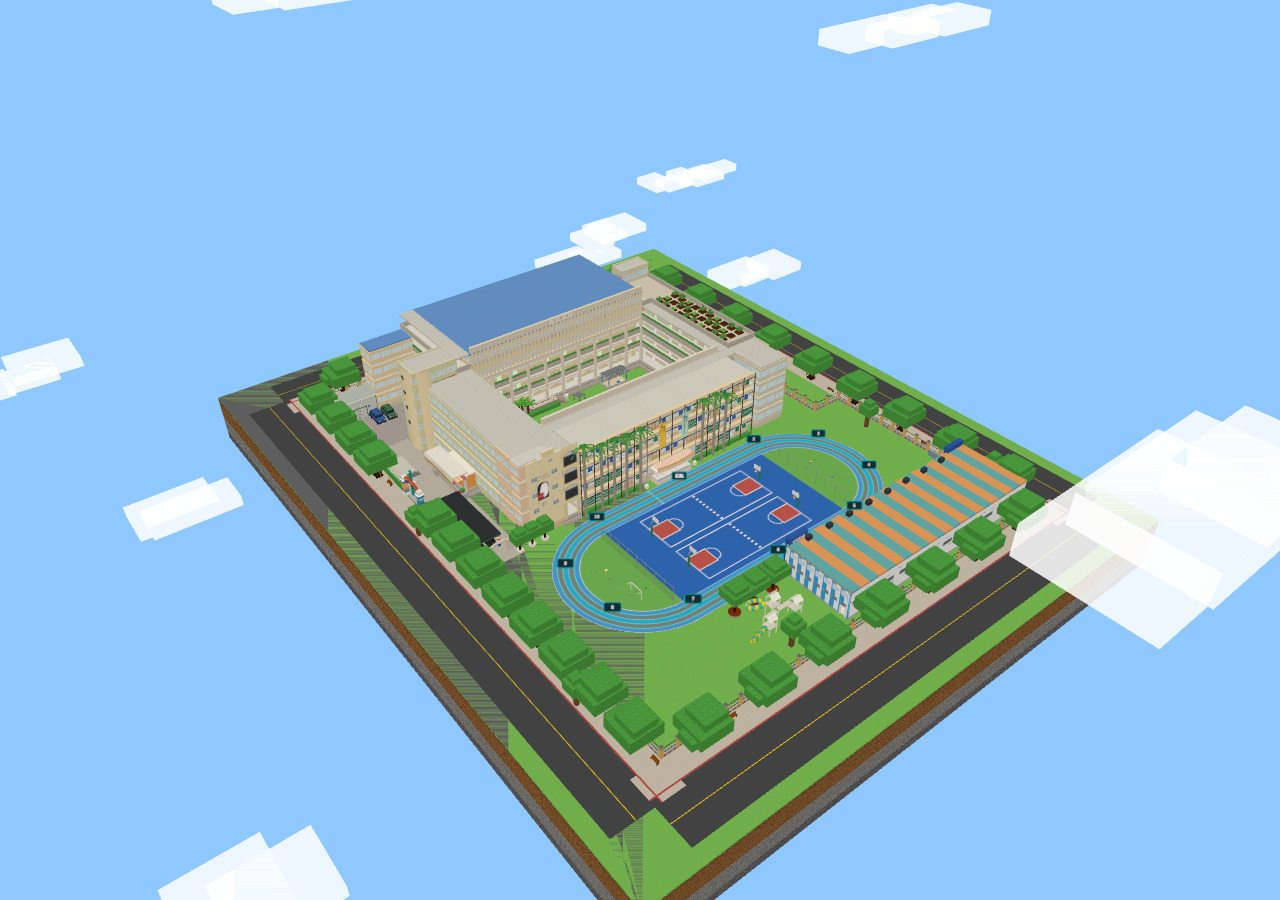
<file: site/campus/index.html>
<!doctype html>
<html lang="zh-Hant">
<head>
<script>window.KART_M0 = true;</script>
<meta charset="utf-8">
<meta name="viewport" content="width=device-width, initial-scale=1">
<title>溪口卡丁車 M0 校園副本</title>
<meta name="description" content="臺北市文山區溪口國民小學 3D 互動校園地圖：找教室、帶路、逛校園">
<link href="fonts/noto-sans-tc.css?build=20261102-features1" rel="stylesheet">   <!-- 思源黑體放在自己網站裡（不靠 Google Fonts，學校網路擋掉也能用） -->
<style>
@layer base {
  :root {
    --ink: #1d2733; --panel: rgba(255, 255, 255, .94); --line: #e3e6ea;
    --accent: #ff6b35; --accent2: #1d4ed8; --yellow: #ffd400;
    --shadow: 0 6px 24px rgba(20, 40, 60, .18);
  }
  * { box-sizing: border-box; }
  html, body { margin: 0; height: 100%; overflow: hidden; background: #bfe3ff; color: var(--ink);
    font-family: "Noto Sans TC", "Microsoft JhengHei", system-ui, sans-serif; -webkit-user-select: none; user-select: none; }
  #scene { position: fixed; inset: 0; touch-action: none; }
  button { font: inherit; cursor: pointer; border: 0; border-radius: 10px; }
  [hidden] { display: none !important; }

  /* 上方列 */
  #top { position: fixed; top: 12px; left: 12px; right: 12px; display: flex; gap: 10px; align-items: flex-start; pointer-events: none; }
  #top > * { pointer-events: auto; }
  .brand { background: var(--panel); border-radius: 14px; padding: 8px 14px; box-shadow: var(--shadow); line-height: 1.2; }
  .brand b { font-size: 18px; font-weight: 900; }
  .brand small { display: block; font-size: 12px; color: #607080; }
  .brand #floorName { color: var(--accent); font-weight: 700; }
  .seg { display: flex; background: var(--panel); border-radius: 12px; padding: 4px; box-shadow: var(--shadow); gap: 2px; }
  .seg button { background: none; padding: 7px 11px; font-size: 14px; color: #3b4856; white-space: nowrap; }
  .seg button.on { background: var(--ink); color: #fff; }
  .spacer { flex: 1; }
  .iconbtn { background: var(--panel); box-shadow: var(--shadow); padding: 9px 14px; font-weight: 700; border-radius: 12px; white-space: nowrap; }
  .iconbtn.primary { background: var(--accent); color: #fff; }

  /* 樓層 */
  #floors { position: fixed; right: 12px; top: 50%; transform: translateY(-50%); display: flex; flex-direction: column; gap: 6px; }
  #floors button { width: 46px; height: 40px; background: var(--panel); box-shadow: var(--shadow); font-weight: 700; font-size: 14px; }
  #floors button.on { background: var(--accent2); color: #fff; }
  body.walking #floors button { opacity: .75; }
  body.walking #floors button.on { opacity: 1; background: var(--accent); }

  /* 搜尋面板 */
  #search { position: fixed; top: 70px; right: 70px; width: min(380px, calc(100vw - 24px)); max-height: calc(100vh - 100px);
    background: #fff; border-radius: 16px; box-shadow: var(--shadow); display: flex; flex-direction: column; overflow: hidden; z-index: 5; }
  #search header { display: flex; gap: 8px; padding: 12px; border-bottom: 1px solid var(--line); }
  #search .opt { display: flex; align-items: center; gap: 8px; padding: 8px 14px; border-bottom: 1px solid var(--line); font-size: 14px; cursor: pointer; }
  #search .opt input { width: 18px; height: 18px; margin: 0; }
  #q { flex: 1; font: inherit; font-size: 16px; padding: 9px 12px; border: 2px solid var(--line); border-radius: 10px; outline: none; -webkit-user-select: text; user-select: text; }
  #q:focus { border-color: var(--accent2); }
  #closeSearch { background: #eef1f4; padding: 0 12px; }
  #results { list-style: none; margin: 0; padding: 6px; overflow: auto; }
  #results li { display: grid; grid-template-columns: 12px 1fr auto; grid-template-rows: auto auto; column-gap: 10px; align-items: center;
    padding: 8px 10px; border-radius: 10px; cursor: pointer; }
  #results li:hover { background: #f3f6fa; }
  #results .dot { width: 12px; height: 12px; border-radius: 4px; grid-row: span 2; border: 1px solid rgba(0,0,0,.15); }
  #results .n { font-weight: 700; }
  #results .s { font-size: 12px; color: #6b7785; grid-column: 2; }
  #results button { grid-row: 1 / span 2; grid-column: 3; background: var(--yellow); padding: 6px 10px; font-weight: 700; font-size: 13px; }
  #results .empty { display: block; color: #6b7785; cursor: default; }

  /* 資訊卡 */
  #info { position: fixed; left: 50%; bottom: 20px; transform: translateX(-50%); width: min(440px, calc(100vw - 24px));
    background: #fff; border-radius: 18px; box-shadow: var(--shadow); padding: 16px 18px; z-index: 4; }
  #info .title { font-size: 24px; font-weight: 900; }
  #info .meta { display: flex; flex-wrap: wrap; gap: 6px; margin: 6px 0 12px; }
  #info .meta span { background: #f0f3f7; border-radius: 8px; padding: 3px 8px; font-size: 13px; }
  #info .acts { display: flex; gap: 8px; }
  #info .acts button { flex: 1; padding: 10px 0; font-weight: 700; background: #eef1f4; }
  #info .acts [data-act=go] { background: var(--yellow); flex: 1.4; }
  #info .x { position: absolute; top: 10px; right: 10px; background: none; font-size: 18px; color: #8a96a3; }

  /* 導航列 */
  #navbar { position: fixed; top: 74px; left: 50%; transform: translateX(-50%); background: var(--ink); color: #fff;
    border-radius: 14px; padding: 9px 10px 9px 16px; display: flex; gap: 12px; align-items: center; box-shadow: var(--shadow); z-index: 3; max-width: calc(100vw - 24px); }
  #navbar b { color: var(--yellow); }
  #navbar button { background: rgba(255,255,255,.15); color: #fff; padding: 6px 10px; font-size: 13px; white-space: nowrap; }

  /* 樓梯面板 */
  #stairPanel { position: fixed; left: 50%; bottom: 120px; transform: translateX(-50%); background: #fff; border-radius: 16px;
    padding: 10px; box-shadow: var(--shadow); display: flex; flex-wrap: wrap; gap: 8px; align-items: center; justify-content: center; max-width: calc(100vw - 24px); }
  #stairPanel .t { font-weight: 900; padding: 0 6px; color: #d9730d; }
  #stairPanel button { background: #ff9f1c; color: #fff; font-weight: 700; padding: 10px 14px; }
  #stairPanel button:disabled { background: #ccd3da; }
  #stairPanel .hint { width: 100%; text-align: center; font-size: 12px; color: #777; }
  kbd { background: rgba(0,0,0,.18); border-radius: 4px; padding: 0 5px; font-size: 12px; margin-left: 4px; }

  /* 搖桿（只在手機、走路模式顯示） */
  #joy { position: fixed; left: 24px; bottom: 24px; width: 120px; height: 120px; border-radius: 50%;
    background: rgba(255,255,255,.35); border: 2px solid rgba(255,255,255,.7); display: none; touch-action: none; }
  #joy .knob { position: absolute; left: 35px; top: 35px; width: 50px; height: 50px; border-radius: 50%; background: rgba(255,255,255,.9); box-shadow: var(--shadow); }
  @media (pointer: coarse) { body.walking #joy { display: block; } }

  #toast { position: fixed; top: 40%; left: 50%; transform: translate(-50%, -50%) scale(.9); background: rgba(29,39,51,.88); color: #fff;
    padding: 12px 22px; border-radius: 14px; font-size: 18px; font-weight: 700; opacity: 0; transition: .25s; pointer-events: none; z-index: 9; }
  #toast.on { opacity: 1; transform: translate(-50%, -50%) scale(1); }
  #fade { position: fixed; inset: 0; background: #000; opacity: 0; pointer-events: none; transition: opacity .18s; z-index: 8; }
  #fade.on { opacity: .85; }

  /* 說明 */
  #help { position: fixed; inset: 0; background: rgba(10,20,30,.45); display: grid; place-items: center; z-index: 10; padding: 16px; }
  #help .card { background: #fff; border-radius: 18px; padding: 20px 22px; width: min(520px, 100%); max-height: 90vh; overflow: auto; position: relative; }
  #help h2 { margin: 0 0 8px; }
  #help h3 { margin: 16px 0 6px; font-size: 15px; color: var(--accent2); }
  #help table { border-collapse: collapse; width: 100%; font-size: 14px; }
  #help td { padding: 4px 6px; border-bottom: 1px solid var(--line); }
  /* 中英文切換按鈕 */
  .langBtn { font-weight: 800; letter-spacing: .5px; min-width: 44px; }
  #cover .coverLang { position: absolute; top: 14px; right: 14px; z-index: 3; background: #fbf6ea; border: 3px solid #2b2b2b; border-radius: 10px; padding: 6px 12px; font-size: 14px; color: #2b2b2b; cursor: pointer; }
  /* 溪口校園護照 */
  #passport { position: fixed; inset: 0; background: rgba(10,20,30,.45); display: grid; place-items: center; z-index: 10; padding: 16px; }
  #passport .card { background: #fbf6ea; border: 3px solid #2b2b2b; border-radius: 18px; padding: 20px 22px; width: min(620px, 100%); max-height: 90vh; overflow: auto; position: relative; color: #2b2b2b; }
  #passport .close { position: absolute; top: 10px; right: 12px; }
  #passport h2 { margin: 0 0 2px; } #passport .sub { margin: 0 0 10px; font-size: 13px; color: #666; }
  #passport section { margin: 14px 0; }
  #passport h3 { display: flex; justify-content: space-between; margin: 0 0 6px; font-size: 15px; color: #c0392b; }
  #passport h3 span { color: #2b2b2b; font-variant-numeric: tabular-nums; }
  #passport .pbar { height: 8px; background: #e7dfcc; border-radius: 6px; overflow: hidden; margin-bottom: 8px; }
  #passport .pbar i { display: block; height: 100%; background: #c0392b; border-radius: 6px; }
  #passport .pgrid { display: grid; grid-template-columns: repeat(auto-fill, minmax(104px, 1fr)); gap: 6px; }
  #passport .pcell { border: 2px dashed #c9bfa8; border-radius: 10px; padding: 6px 8px; display: flex; flex-direction: column; gap: 2px; min-width: 0; color: #9a917e; }
  #passport .pcell b { font-size: 14px; overflow-wrap: anywhere; } #passport .pcell small { font-size: 11px; }
  #passport .pcell.got { border: 2px solid #c0392b; background: #fff; color: #2b2b2b; position: relative; padding-right: 20px; }
  #passport .pcell.got::after { content: '✔'; position: absolute; top: 4px; right: 6px; color: #c0392b; font-weight: 900; transform: rotate(-12deg); }
  #passport .plist { list-style: none; margin: 0; padding: 0; display: grid; gap: 4px; }
  #passport .plist li { display: grid; grid-template-columns: minmax(0, 1fr) auto; grid-template-rows: auto auto; column-gap: 8px; padding: 5px 8px; border-radius: 8px; background: #f1ead9; color: #9a917e; }
  #passport .plist li b { font-size: 14px; } #passport .plist li small { grid-column: 1; font-size: 11px; }
  #passport .plist li span { grid-column: 2; grid-row: 1 / 3; align-self: center; font-size: 13px; font-weight: 700; }
  #passport .plist li.got { background: #fff; color: #2b2b2b; } #passport .plist li.got span { color: #c0392b; }
  #passport .note { font-size: 12px; color: #666; margin: 4px 0; }
  #passport .clear { margin-top: 6px; font-size: 12px; background: #e5e1ee; color: #333; padding: 4px 12px; border-radius: 10px; }
  #passBtn.stamp { animation: passStamp .7s ease; }
  @keyframes passStamp { 0% { transform: scale(1); } 30% { transform: scale(1.25) rotate(-8deg); background: #c0392b; color: #fff; } 100% { transform: scale(1); } }
  @media (max-width: 1180px) { #passBtn span { display: none; } }
  /* 時間：按鈕下面展開清晨／中午／傍晚／晚上 */
  .timeWrap { position: relative; }
  #timeBtn i { font-style: normal; }
  .timeMenu { position: absolute; top: calc(100% + 6px); left: 0; flex-direction: column; z-index: 5; }
  .timeMenu[hidden] { display: none; }
  .timeMenu button { text-align: left; }
  @media (max-width: 1180px) { #timeBtn span { display: none; } }
  #help td:first-child { white-space: nowrap; font-weight: 700; width: 1%; }
  #help .close { position: absolute; top: 12px; right: 12px; background: #eef1f4; padding: 6px 10px; }
  #help label { display: flex; align-items: center; gap: 10px; margin: 6px 0; font-size: 14px; }
  #help input[type=range] { flex: 1; }
  .legend { display: flex; flex-wrap: wrap; gap: 6px 14px; font-size: 13px; }
  .legend i { display: inline-block; width: 12px; height: 12px; border-radius: 3px; margin-right: 4px; vertical-align: -1px; border: 1px solid rgba(0,0,0,.15); }

  /* 靠近環景點的提示 */
  #panoPrompt { position: fixed; left: 50%; bottom: 190px; transform: translateX(-50%); background: #7b2cbf; color: #fff;
    border-radius: 14px; padding: 10px 14px; box-shadow: var(--shadow); cursor: pointer; white-space: nowrap; font-size: 15px; z-index: 3; }
  #panoPrompt .go { background: rgba(255,255,255,.2); border-radius: 8px; padding: 3px 8px; margin-left: 6px; }
  /* 設施互動（投籃、溜滑梯）：靠近時出現的按鈕＋投籃力道條 */
  #actPrompt { position: fixed; left: 50%; bottom: 245px; transform: translateX(-50%); background: #e85d04; color: #fff; border: 0;
    border-radius: 14px; padding: 10px 16px; box-shadow: var(--shadow); cursor: pointer; white-space: nowrap; font-size: 16px; font-weight: 700; z-index: 3; }
  #quitGame { position: fixed; z-index: 3; background: #fbf6ea; color: #2b2b2b; border: 2px solid #2b2b2b; border-radius: 10px; padding: 7px 12px;
    font-size: 14px; font-weight: 700; cursor: pointer; white-space: nowrap; box-shadow: var(--shadow); }
  #power { position: fixed; left: 50%; bottom: 300px; transform: translateX(-50%); width: 240px; height: 22px; background: rgba(0,0,0,.55);
    border: 2px solid #fff; border-radius: 12px; overflow: hidden; z-index: 3; }
  #power .sweet { position: absolute; top: 0; bottom: 0; background: rgba(80,220,120,.75); }
  #power .bar { position: absolute; top: 2px; bottom: 2px; width: 6px; margin-left: -3px; background: #ffd400; border-radius: 3px; box-shadow: 0 0 6px #ffd400; }
  #power .lbl { position: absolute; left: 0; right: 0; top: -26px; text-align: center; color: #fff; font-weight: 700; text-shadow: 0 1px 3px #000; font-size: 14px; }

  /* 實景導覽清單 */
  #gallery { position: fixed; inset: 0; background: rgba(10,20,30,.5); z-index: 6; display: grid; place-items: center; padding: 16px; }
  #gallery .card-wrap { background: #fff; border-radius: 18px; width: min(820px, 100%); max-height: 88vh; display: flex; flex-direction: column; overflow: hidden; }
  #gallery header { display: flex; align-items: center; padding: 14px 18px; border-bottom: 1px solid var(--line); }
  #gallery header b { font-size: 20px; flex: 1; }
  #gallery .close { background: #eef1f4; padding: 6px 12px; }
  #gallery .list { flex: 1; min-height: 0; overflow: auto; padding: 4px 16px 18px; display: grid; grid-template-columns: repeat(auto-fill, minmax(180px, 1fr)); grid-auto-rows: max-content; gap: 12px; }
  #gallery h3 { grid-column: 1 / -1; margin: 12px 0 0; font-size: 15px; color: #7b2cbf; }
  #gallery .card { background: #f6f3fa; padding: 0; text-align: left; overflow: hidden; border-radius: 12px; display: flex; flex-direction: column; transition: transform .15s; }
  #gallery .card:hover { transform: translateY(-2px); box-shadow: var(--shadow); }
  #gallery .card img { width: 100%; aspect-ratio: 2 / 1; object-fit: cover; display: block; background: #ddd; flex-shrink: 0; }
  #gallery .card span { padding: 8px 10px; display: flex; flex-direction: column; }
  #gallery .card small { color: #6b7785; font-size: 12px; }

  #results li.pano { grid-template-columns: 64px 1fr auto; }
  #results li.pano img { width: 64px; height: 32px; object-fit: cover; border-radius: 6px; grid-row: span 2; }
  #results li.pano button { background: #9d4edd; color: #fff; }

  /* 360° 檢視器 */
  #pano { position: fixed; inset: 0; z-index: 12; background: #000; color: #fff; }
  #pano .canvas { position: absolute; inset: 0; touch-action: none; transition: opacity .25s; }
  #pano.switching .canvas { opacity: .25; }
  #pano .bar { position: absolute; top: 12px; left: 12px; right: 12px; display: flex; gap: 10px; align-items: flex-start; pointer-events: none; }
  #pano .bar > * { pointer-events: auto; }
  #pano button { background: rgba(0,0,0,.55); color: #fff; padding: 9px 14px; font-weight: 700; backdrop-filter: blur(6px); }
  #pano button:hover { background: rgba(0,0,0,.75); }
  #pano .title { background: rgba(0,0,0,.55); border-radius: 12px; padding: 7px 14px; backdrop-filter: blur(6px); }
  #pano .title b { font-size: 18px; display: block; }
  #pano .title small { color: #d6c8ff; font-size: 12px; }
  #pano .tabs { display: flex; gap: 4px; }
  #pano .tabs button { padding: 9px 13px; }
  #pano .tabs button.on { background: #9d4edd; }
  #pano .spacer { flex: 1; }
  #pano .info { position: absolute; left: 12px; bottom: 12px; width: min(560px, calc(100vw - 24px)); background: rgba(0,0,0,.6);
    border-radius: 16px; padding: 12px 14px; backdrop-filter: blur(8px); }
  #pano .text { font-size: 17px; line-height: 1.65; max-height: 4.9em; overflow: hidden; position: relative; }
  #pano.expanded .text { max-height: 45vh; overflow: auto; }
  #pano .ctrl { display: flex; gap: 8px; margin-top: 10px; flex-wrap: wrap; }
  #pano .ctrl .audio { background: #ffd400; color: #1d2733; }
  #pano .nav { position: absolute; right: 12px; bottom: 12px; display: flex; gap: 6px; align-items: center; }
  #pano .count { font-size: 13px; color: #ccc; padding: 0 6px; }
  #pano .hint { position: absolute; top: 74px; left: 50%; transform: translateX(-50%); font-size: 13px; color: rgba(255,255,255,.75);
    background: rgba(0,0,0,.35); padding: 4px 12px; border-radius: 999px; white-space: nowrap; pointer-events: none; }
  #pano .loading { position: absolute; top: 50%; left: 50%; transform: translate(-50%, -50%); background: rgba(0,0,0,.6); padding: 8px 16px; border-radius: 999px; pointer-events: none; }
  #pano .loading.failed { pointer-events: auto; cursor: pointer; background: rgba(170,40,40,.85); }
  #pano .notice { position: absolute; top: 50%; left: 50%; transform: translate(-50%, calc(-50% + 44px)); background: rgba(170,40,40,.85); padding: 8px 16px; border-radius: 999px; pointer-events: none; text-align: center; max-width: calc(100vw - 32px); }
  @media (max-width: 640px) {
    #pano .bar { flex-wrap: wrap; }
    #pano .title b { font-size: 15px; }
    #pano .info { bottom: 64px; }
    #pano .text { max-height: 3.3em; font-size: 15px; }
    #pano .hint { display: none; }
    #panoPrompt { bottom: 160px; font-size: 13px; }
    #actPrompt { bottom: 205px; font-size: 14px; }
    #power { bottom: 255px; }
  }

  /* 目前位置、小地圖 */
  /* 紙條風格（參考 DSLab）：米白紙、黑框、左邊色條、膠帶、錯位影子 */
  #where { position: fixed; top: 78px; left: 12px; background: #fbf6ea; color: #2b2b2b; border: 3px solid #2b2b2b; border-left: 10px solid #c0392b;
    border-radius: 0; padding: 5px 14px 5px 10px; box-shadow: 6px 6px 0 rgba(0,0,0,.25); transform: rotate(-1deg);
    font-weight: 900; font-size: 14px; display: none; gap: 6px; align-items: center; pointer-events: none; max-width: calc(100vw - 90px); white-space: nowrap; }
  #where::before { content: ''; position: absolute; top: -10px; left: 50%; width: 56px; height: 16px; margin-left: -28px; background: rgba(226,138,138,.85); transform: rotate(3deg); }
  #where span { overflow: hidden; text-overflow: ellipsis; }
  #where i { font-style: normal; }
  body.walking #where { display: flex; }
  #minimap { position: fixed; left: 12px; bottom: 12px; width: 160px; height: 160px; border-radius: 0; overflow: hidden; border: 3px solid #2b2b2b;
    box-shadow: 6px 6px 0 rgba(0,0,0,.25); display: none; background: #8cc56a; }
  body.walking #minimap { display: block; }
  #minimap canvas { width: 100%; height: 100%; display: block; cursor: pointer; }
  #minimap b { position: absolute; font-size: 12px; pointer-events: none; }
  #minimap .n { top: 4px; left: 6px; background: #e53935; color: #fff; border-radius: 50%; width: 20px; height: 20px; display: grid; place-items: center; }
  #minimap .fl { bottom: 4px; right: 6px; background: rgba(0,0,0,.6); color: #fff; border-radius: 6px; padding: 1px 6px; }
  @media (pointer: coarse) { #minimap { left: auto; right: 12px; width: 120px; height: 120px; } }
  #chooser .keys { margin: 4px 0 10px; font-size: 13px; color: #445; line-height: 1.8; }
  #chooser .keys kbd { background: #eef1f4; border: 1px solid #c9d0d6; border-bottom-width: 2px; border-radius: 5px; padding: 0 5px; font-family: inherit; font-size: 12px; }
  #chooser .bird { background: none; border: 2px solid #c9d0d6; border-radius: 10px; padding: 6px 14px; font-weight: 700; cursor: pointer; margin-bottom: 6px; }

  /* 選角色 */
  #chooser { position: fixed; inset: 0; z-index: 15; background: rgba(10,20,30,.55); display: grid; place-items: center; padding: 16px; }
  #chooser .card-wrap { position: relative; background: #fbf6ea; border: 3px solid #2b2b2b; border-radius: 0; padding: 0 22px 18px; width: min(540px, 100%); text-align: center;
    box-shadow: 10px 10px 0 rgba(0,0,0,.28); }
  #chooser .card-wrap::before { content: ''; position: absolute; top: -12px; left: 50%; width: 110px; height: 22px; margin-left: -55px; background: rgba(226,138,138,.85); transform: rotate(-2deg); }
  #chooser .guide { margin: 0 -22px 14px; background: #c0392b; color: #fff; text-align: left; padding: 8px 16px; font-weight: 700; font-size: 13px; letter-spacing: 3px; }
  #chooser .guide b { letter-spacing: 1px; font-size: 13px; opacity: .85; margin-left: 6px; }
  #chooser h2 { margin: 0 0 4px; font-size: 26px; }
  #chooser p { margin: 0 0 16px; color: #556; }
  #chooser small { color: #889; }
  #chooser .choices { display: flex; gap: 14px; margin-bottom: 12px; }
  #chooser .outfits { display: flex; justify-content: center; gap: 8px; margin: -6px 0 12px; flex-wrap: wrap; }
  #chooser .outfits button { border: 2px solid #c9d0d6; background: #fff; border-radius: 999px; padding: 5px 14px; font: inherit; font-weight: 700; font-size: 14px; cursor: pointer; color: #334; }
  #chooser .outfits button.on { border-color: #d32f2f; background: #d32f2f; color: #fff; }
  #chooser .outfits.bbgirl { margin-top: -4px; align-items: center; font-size: 13px; color: #556; }
  #chooser .outfits.bbgirl[hidden] { display: none; }
  #chooser .outfits.bbgirl button { padding: 3px 10px; font-size: 13px; }
  body.mc #chooser .outfits button { border-radius: 0; border-color: #111; }
  body.mc #chooser .outfits button.on { border-color: #111; }
  #chooser .choices button { flex: 1; display: flex; flex-direction: column; align-items: center; gap: 6px; padding: 10px 6px 14px;
    background: linear-gradient(#cfe8ff, #eaf5ff); border-radius: 14px; font-size: 18px; transition: transform .15s; }
  #chooser .choices button:hover { transform: translateY(-3px); }
  #chooser .choices button.on { outline: 4px solid #d32f2f; }
  #chooser .choices img { width: 100%; max-width: 200px; aspect-ratio: 4 / 5; object-fit: contain; }
  .style-pick { display: flex; gap: 8px; margin-top: 6px; }
  .style-pick button { flex: 1; padding: 8px; background: #eef1f4; }
  .style-pick button.on { outline: 3px solid #4f8a2b; }
  #loading { position: fixed; inset: 0; display: grid; place-items: center; z-index: 20; color: #fff; font-size: 22px;
    font-family: "Cubic 11", "Noto Sans TC", sans-serif; text-shadow: 2px 2px 0 #222;
    background-color: #6b4a2f;
    background-image: linear-gradient(45deg, rgba(0,0,0,.12) 25%, transparent 25%, transparent 75%, rgba(0,0,0,.12) 75%),
                      linear-gradient(45deg, rgba(0,0,0,.12) 25%, transparent 25%, transparent 75%, rgba(0,0,0,.12) 75%);
    background-size: 32px 32px; background-position: 0 0, 16px 16px; image-rendering: pixelated; }
}

  /* ================= 方塊風介面（不在 layer 裡，所以一定蓋過上面的基本樣式） ================= */
  @font-face { font-family: "Cubic 11"; src: url("fonts/Cubic_11.woff2") format("woff2"); font-display: swap; }
  body.mc { --mc-panel: #c6c6c6; --mc-ink: #3f3f3f; }
  /* 像素字只用在標題，內文用平滑字型比較好讀 */
  body.mc .brand b, body.mc #gallery header b, body.mc #help h2, body.mc #info .title { font-family: "Cubic 11", "Noto Sans TC", sans-serif; font-weight: 400; }
  /* 按鈕：灰色石頭按鈕、立體邊框 */
  body.mc button {
    background: #7d7d7d; color: #fff; border: 2px solid #111; border-radius: 0;
    box-shadow: inset 2px 2px 0 #b8b8b8, inset -2px -2px 0 #4c4c4c; text-shadow: 2px 2px 0 #3a3a3a;
    font-family: inherit; font-weight: 700;
  }
  body.mc button:hover { filter: brightness(1.12); }
  body.mc button:disabled { background: #555; color: #999; text-shadow: none; filter: none; }
  /* 小遊戲視窗的按鈕是淺色底、深色字：不要石頭按鈕的字陰影（不然字會疊出殘影） */
  body.mc #quiz button, body.mc #paint button, body.mc #rps button, body.mc #ooxx button, body.mc #bj button, body.mc #cm button, body.mc #zy button, body.mc #listen button, body.mc #flute button, body.mc #swim button, body.mc #food button, body.mc #bb button { text-shadow: none; }
  body.mc .seg, body.mc #floors { background: none; box-shadow: none; padding: 0; gap: 4px; }
  body.mc .timeMenu { background: rgba(0,0,0,.45); padding: 4px; }
  body.mc .seg button.on, body.mc #floors button.on, body.mc #pano .tabs button.on { background: #4f8a2b; box-shadow: inset 2px 2px 0 #7fc04f, inset -2px -2px 0 #2f5a17; }
  body.mc .iconbtn.primary, body.mc #info .acts [data-act=go], body.mc #results button, body.mc #pano .ctrl .audio {
    background: #d9a31a; color: #fff; box-shadow: inset 2px 2px 0 #ffd65c, inset -2px -2px 0 #8a6408; }
  body.mc #openGallery, body.mc #results li.pano button { background: #7b2cbf !important; box-shadow: inset 2px 2px 0 #b07ae0, inset -2px -2px 0 #4a1677 !important; }
  /* 面板：淺灰色物品欄風格 */
  /* 英文單字小測驗（Ashley 老師） */
  #quiz { position: fixed; left: 50%; top: 50%; transform: translate(-50%, -50%); width: min(400px, calc(100vw - 24px)); z-index: 6;
    background: #fff; border-radius: 16px; box-shadow: var(--shadow); padding: 16px 18px; text-align: center; }
  #quiz .top { display: flex; justify-content: space-between; align-items: center; font-size: 13px; color: #666; }
  #quiz .cat { background: #6a3fc0; color: #fff; border-radius: 999px; padding: 2px 10px; font-weight: 700; }
  #quiz .q { font-size: 30px; font-weight: 900; margin: 14px 0 4px; }
  #quiz .emo { font-size: 42px; line-height: 1.1; }
  #quiz .hint { font-family: ui-monospace, Consolas, monospace; font-size: 22px; letter-spacing: 4px; color: #6a3fc0; margin: 6px 0 10px; }
  #quiz input { width: 100%; font-size: 22px; padding: 8px 10px; border: 2px solid #6a3fc0; border-radius: 10px; text-align: center; box-sizing: border-box; }
  #quiz .msg { min-height: 1.6em; margin: 8px 0; font-weight: 700; }
  #quiz .msg.ok { color: #1b8a3a; } #quiz .msg.no { color: #c0392b; }
  #quiz .btns { display: flex; gap: 8px; justify-content: center; }
  #quiz .btns button { padding: 8px 14px; font-weight: 700; border-radius: 10px; background: #6a3fc0; color: #fff; }
  #quiz .btns button.sub { background: #e5e1ee; color: #333; }
  #quiz .tip { font-size: 12px; color: #888; margin-top: 8px; }
  /* 著色小遊戲（哈囉老師） */
  #paint { position: fixed; left: 50%; top: 50%; transform: translate(-50%, -50%); width: min(440px, calc(100vw - 24px)); z-index: 6;
    background: #fff; border-radius: 16px; box-shadow: var(--shadow); padding: 12px 14px; text-align: center; }
  #paint .top { display: flex; justify-content: space-between; align-items: center; font-size: 14px; font-weight: 700; }
  #paint .cat { background: #e8508a; color: #fff; border-radius: 999px; padding: 2px 10px; }
  #paint canvas { display: block; width: min(100%, 50vh); aspect-ratio: 1; margin: 8px auto; border: 2px solid #ddd; border-radius: 8px; background: #fff; touch-action: none; cursor: crosshair; }
  #paint .pal { display: flex; flex-wrap: wrap; gap: 6px; justify-content: center; }
  #paint .pal button { width: 28px; height: 28px; border-radius: 50%; border: 2px solid #999; padding: 0; box-shadow: none; }
  #paint .pal button.on { outline: 3px solid #222; outline-offset: 2px; }
  #paint .msg { min-height: 1.4em; margin: 6px 0; font-weight: 700; font-size: 14px; }
  #paint .btns { display: flex; gap: 6px; justify-content: center; flex-wrap: wrap; }
  #paint .btns button { padding: 7px 12px; font-weight: 700; border-radius: 10px; background: #e8508a; color: #fff; }
  #paint .btns button.sub { background: #f1e6ec; color: #333; }
  /* 剪刀石頭布（Poyen 老師）：小小的放在畫面下方，中間留給老師（才看得到老師出拳、換表情） */
  #rps { position: fixed; left: 50%; bottom: 12px; transform: translateX(-50%); width: min(340px, calc(100vw - 24px)); z-index: 6;
    background: #fff; border-radius: 14px; box-shadow: var(--shadow); padding: 8px 12px 10px; text-align: center; }
  #rps .top { display: flex; justify-content: space-between; font-size: 12px; color: #666; }
  #rps .vs { display: flex; justify-content: center; align-items: center; gap: 10px; margin: 2px 0; }
  #rps .vs > div { width: 70px; } #rps .vs small { display: block; color: #777; font-size: 11px; }
  #rps .score { font-size: 18px; font-weight: 900; white-space: nowrap; }
  #rps .hand { font-size: 32px; line-height: 1.1; min-height: 36px; }
  #rps .hand.shake { animation: rpsShake .3s ease-in-out infinite; }
  @keyframes rpsShake { 50% { transform: translateY(-6px); } }
  #rps .msg { min-height: 1.4em; font-size: 13px; font-weight: 700; margin: 2px 0 6px; }
  #rps .msg.ok { color: #1b8a3a; } #rps .msg.no { color: #c0392b; }
  #rps .btns { display: flex; gap: 6px; justify-content: center; align-items: stretch; }
  #rps .btns button { display: flex; flex-direction: column; align-items: center; gap: 2px; font-size: 22px; padding: 4px 10px;
    border-radius: 10px; background: #8fdc2c; line-height: 1; }
  #rps .btns button small { font-size: 11px; font-weight: 700; color: #234; line-height: 1.2; }
  #rps .btns button:disabled { opacity: .45; }
  #rps .btns .quit { background: #e5e1ee; color: #333; font-size: 12px; font-weight: 700; justify-content: center; }
  /* OOXX（杜老師）：一樣放在畫面下方 */
  #ooxx { position: fixed; left: 50%; bottom: 12px; transform: translateX(-50%); width: min(260px, calc(100vw - 24px)); z-index: 6;
    background: #fff; border-radius: 14px; box-shadow: var(--shadow); padding: 8px 12px 10px; text-align: center; }
  #ooxx .top { display: flex; justify-content: space-between; font-size: 12px; color: #666; }
  #ooxx .board { display: grid; grid-template-columns: repeat(3, 1fr); gap: 4px; width: 168px; margin: 4px auto; }
  #ooxx .cell { position: relative; height: 52px; font-size: 28px; line-height: 1; border-radius: 8px; background: #f3efe4; padding: 0; }
  #ooxx .cell:empty::after { content: attr(data-k); color: #bbb; font-size: 13px; font-weight: 700; }
  #ooxx .cell:not(:disabled):hover { background: #fde9b8; }
  #ooxx .cell.win { background: #ffe066; }
  #ooxx .msg { min-height: 1.4em; font-size: 13px; font-weight: 700; margin: 2px 0 6px; }
  #ooxx .msg.ok { color: #1b8a3a; } #ooxx .msg.no { color: #c0392b; }
  #ooxx .quit { background: #e5e1ee; color: #333; font-size: 12px; font-weight: 700; border-radius: 10px; padding: 4px 12px; }
  /* 顏色對對碰（丁老師）：4×3 翻牌 */
  #cm { position: fixed; left: 50%; bottom: 12px; transform: translateX(-50%); width: min(360px, calc(100vw - 24px)); z-index: 6;
    background: #fff; border-radius: 14px; box-shadow: var(--shadow); padding: 8px 12px 10px; text-align: center; }
  #cm .top { display: flex; justify-content: space-between; font-size: 12px; color: #666; }
  #cm .grid { display: grid; grid-template-columns: repeat(4, 1fr); gap: 5px; margin: 6px 0; }
  #cm .cc { height: 62px; border-radius: 9px; background: #6c5ce7; color: #fff; padding: 2px; display: flex; flex-wrap: wrap; align-items: center; justify-content: center; gap: 2px; line-height: 1; }
  #cm .cc .q { font-size: 24px; }
  #cm .cc.up { background: #fbf7ee; color: #333; }
  #cm .cc.ok { background: #e6f6dc; box-shadow: inset 0 0 0 2px #6abf4b; }
  #cm .cc i { display: inline-block; width: 18px; height: 18px; border-radius: 50%; border: 1px solid #999; }
  #cm .cc i.big { width: 30px; height: 30px; }
  #cm .cc b { font-size: 12px; }
  #cm .cc small { flex-basis: 100%; font-size: 11px; font-weight: 700; }
  #cm .msg { min-height: 1.4em; font-size: 13px; font-weight: 700; margin: 2px 0 6px; }
  #cm .msg.ok { color: #1b8a3a; } #cm .msg.no { color: #c0392b; }
  #cm .quit { background: #e5e1ee; color: #333; font-size: 12px; font-weight: 700; border-radius: 10px; padding: 4px 12px; }
  /* 效能資訊（?perf 或 ` 鍵） */
  #perf { position: fixed; right: 8px; bottom: 8px; z-index: 30; background: rgba(20, 24, 30, 0.82); color: #e8eef5; font: 12px/1.6 ui-monospace, Consolas, monospace;
    padding: 6px 10px; border-radius: 8px; max-width: min(360px, calc(100vw - 16px)); pointer-events: auto; }
  #perf b { font-size: 15px; } #perf .ok { color: #7ee08a; } #perf .mid { color: #ffd166; } #perf .bad { color: #ff7b72; }
  #perf button { margin-top: 3px; font: inherit; font-size: 11px; padding: 1px 8px; border-radius: 6px; background: #3a4452; color: #fff; }
  /* 英文聽力「聽聽看，是哪一個？」（Joanne 老師） */
  #listen { position: fixed; left: 50%; bottom: 12px; transform: translateX(-50%); width: min(380px, calc(100vw - 24px)); z-index: 6;
    background: #fff; border-radius: 14px; box-shadow: var(--shadow); padding: 8px 12px 10px; text-align: center; }
  #listen .top { display: flex; justify-content: space-between; font-size: 12px; color: #666; }
  #listen .prog { font-size: 12px; color: #888; margin-top: 2px; }
  #listen .word { font-size: 28px; font-weight: 900; letter-spacing: 1px; margin: 2px 0 4px; color: #2b4a8a; }
  #listen .tools { display: flex; gap: 6px; justify-content: center; margin-bottom: 8px; }
  #listen .tools button { font-size: 12px; font-weight: 700; padding: 4px 10px; border-radius: 10px; background: #dfe9ff; color: #233; }
  #listen .btns { display: grid; grid-template-columns: repeat(4, 1fr); gap: 6px; }
  #listen .btns button { display: flex; flex-direction: column; align-items: center; gap: 2px; font-size: 32px; padding: 6px 2px; border-radius: 10px; background: #ffe08a; line-height: 1.1; }
  #listen .btns button small { font-size: 11px; color: #555; }
  #listen .btns button.right { background: #b9eaa0; } #listen .btns button.wrong { background: #f6b3ab; }
  #listen .msg { min-height: 1.4em; font-size: 13px; font-weight: 700; margin: 6px 0; }
  #listen .msg.ok { color: #1b8a3a; } #listen .msg.no { color: #c0392b; }
  #listen .quit { background: #e5e1ee; color: #333; font-size: 12px; font-weight: 700; border-radius: 10px; padding: 4px 12px; }
  /* 注音符號大闖關（一年一班林老師） */
  #zy { position: fixed; left: 50%; bottom: 12px; transform: translateX(-50%); width: min(340px, calc(100vw - 24px)); z-index: 6;
    background: #fff; border-radius: 14px; box-shadow: var(--shadow); padding: 8px 12px 10px; text-align: center; }
  #zy .top { display: flex; justify-content: space-between; font-size: 12px; color: #666; }
  #zy .pic { display: flex; justify-content: center; align-items: center; gap: 10px; margin: 2px 0; }
  #zy .emo { font-size: 34px; } #zy .word { font-size: 30px; font-weight: 900; }
  #zy .ask { font-size: 14px; font-weight: 700; margin-bottom: 6px; }
  #zy .btns { display: flex; gap: 6px; justify-content: center; }
  #zy .btns button { flex: 1; display: flex; flex-direction: column; align-items: center; gap: 2px; font-size: 22px; font-weight: 800; padding: 6px 4px; border-radius: 10px; background: #ffe08a; line-height: 1.1; }
  #zy .btns button small { font-size: 11px; color: #555; }
  #zy .btns button.right { background: #b9eaa0; } #zy .btns button.wrong { background: #f6b3ab; }
  #zy .msg { min-height: 1.4em; font-size: 13px; font-weight: 700; margin: 6px 0; }
  #zy .msg.ok { color: #1b8a3a; } #zy .msg.no { color: #c0392b; }
  #zy .quit { background: #e5e1ee; color: #333; font-size: 12px; font-weight: 700; border-radius: 10px; padding: 4px 12px; }
  /* 21 點（蔡老師）：一樣放在畫面下方 */
  #bj { position: fixed; left: 50%; bottom: 12px; transform: translateX(-50%); width: min(340px, calc(100vw - 24px)); z-index: 6;
    background: #fff; border-radius: 14px; box-shadow: var(--shadow); padding: 8px 12px 10px; text-align: center; }
  #bj .top { display: flex; justify-content: space-between; font-size: 12px; color: #666; }
  #bj .hand { display: flex; align-items: center; gap: 8px; margin: 4px 0; text-align: left; }
  #bj .hand small { width: 44px; flex: none; color: #777; font-size: 11px; font-weight: 700; }
  #bj .cards { flex: 1; display: flex; flex-wrap: wrap; gap: 3px; min-height: 34px; }
  #bj .card { display: inline-block; min-width: 30px; padding: 4px 3px; border: 1px solid #ccc; border-radius: 5px; background: #fffef8; font-size: 15px; font-weight: 800; text-align: center; }
  #bj .card.back { background: #3b5bab; color: #fff; }
  #bj .pt { width: 58px; flex: none; font-size: 13px; font-weight: 900; text-align: right; }
  #bj .msg { min-height: 1.4em; font-size: 13px; font-weight: 700; margin: 2px 0 6px; }
  #bj .msg.ok { color: #1b8a3a; } #bj .msg.no { color: #c0392b; }
  #bj .btns { display: flex; gap: 6px; justify-content: center; }
  #bj .btns button { font-size: 14px; font-weight: 800; padding: 6px 12px; border-radius: 10px; background: #8fdc2c; }
  #bj .btns .quit { background: #e5e1ee; color: #333; font-size: 12px; }
  /* 直笛記憶（小瑜老師）：一樣放在畫面下方 */
  #flute { position: fixed; left: 50%; bottom: 12px; transform: translateX(-50%); width: min(380px, calc(100vw - 24px)); z-index: 6;
    background: #fff; border-radius: 14px; box-shadow: var(--shadow); padding: 8px 10px 8px; text-align: center; }
  #flute .top { display: flex; justify-content: space-between; font-size: 12px; color: #666; }
  #flute .top b { color: #6e5233; }
  #flute .prog { display: flex; justify-content: center; gap: 4px; flex-wrap: wrap; min-height: 12px; margin: 5px 0 2px; }
  #flute .prog i { width: 10px; height: 10px; border-radius: 50%; background: #e3dccf; }
  #flute .msg { min-height: 1.4em; font-size: 13px; font-weight: 700; margin: 2px 0 6px; }
  #flute .msg.ok { color: #1b8a3a; } #flute .msg.no { color: #c0392b; }
  #flute .keys { display: flex; gap: 5px; justify-content: center; }
  #flute .keys button { flex: 1; display: flex; flex-direction: column; align-items: center; gap: 3px; padding: 5px 2px 4px;
    border-radius: 10px; background: color-mix(in srgb, var(--c) 30%, #fff); border: 2px solid var(--c); color: #234; transition: transform .1s; }
  #flute .keys button b { font-size: 14px; line-height: 1.1; } #flute .keys button b small { display: block; font-size: 9px; }
  #flute .keys button > small { font-size: 10px; color: #555; }
  #flute .keys button.lit { background: var(--c); transform: translateY(-4px) scale(1.06); }
  #flute .keys button:disabled { opacity: .55; cursor: default; } #flute .keys button.lit:disabled { opacity: 1; }
  #flute .fing { display: grid; grid-template-columns: 6px 6px; column-gap: 1px; row-gap: 1px; }
  #flute .fing i { grid-column: 2; width: 6px; height: 6px; border-radius: 50%; border: 1px solid #234; box-sizing: border-box; }
  #flute .fing i.th { grid-column: 1; grid-row: 1; border-style: dashed; }
  #flute .fing i.on { background: #234; }
  #flute .foot { display: flex; justify-content: space-between; align-items: center; margin-top: 6px; font-size: 11px; color: #777; }
  #bgmBtn i { font-style: normal; } #bgmBtn.off { opacity: .6; }
  @media (max-width: 1180px) { #bgmBtn span { display: none; } }   /* 上面那排擠不下：只留圖示 */
  #flute .quit { background: #e5e1ee; color: #333; font-size: 12px; font-weight: 700; padding: 4px 10px; border-radius: 8px; }
  /* 節奏划水（游泳館的陳老師）：提示從右邊滑到圈圈時按；手機按下面三個大按鈕 */
  #swim { position: fixed; left: 50%; bottom: 12px; transform: translateX(-50%); width: min(400px, calc(100vw - 24px)); z-index: 6;
    background: #fff; border-radius: 14px; box-shadow: var(--shadow); padding: 8px 10px 8px; text-align: center; user-select: none; -webkit-user-select: none; }
  #swim .top { display: flex; justify-content: space-between; font-size: 12px; color: #666; }
  #swim .top b { color: #1f6fb2; }
  #swim .lane { position: relative; height: 8px; margin: 7px 14px 4px 6px; border-radius: 4px; background: repeating-linear-gradient(90deg, #d63a3a 0 8px, #f2f2f2 8px 16px); }
  #swim .lane i { position: absolute; top: 50%; transform: translate(-50%, -50%); font-style: normal; font-size: 16px; transition: left .2s linear; }
  #swim .lane::after { content: '🏁'; position: absolute; right: -14px; top: 50%; transform: translateY(-55%); font-size: 13px; }
  #swim .track { position: relative; height: 54px; margin: 6px 0 2px; border-radius: 12px; background: linear-gradient(#bfe6fb, #8fd0f2); overflow: hidden; }
  #swim .ring { position: absolute; left: 12%; top: 50%; width: 46px; height: 46px; transform: translate(-50%, -50%); border-radius: 50%; border: 3px solid #fff; box-shadow: 0 0 0 2px #1f6fb2; }
  #swim .ring.pulse { animation: swimPulse .3s ease-out; }
  @keyframes swimPulse { from { transform: translate(-50%, -50%) scale(1.18); background: rgba(255, 255, 255, .6); } to { transform: translate(-50%, -50%) scale(1); } }
  #swim .cue { position: absolute; top: 50%; width: 38px; height: 38px; transform: translate(-50%, -50%); border-radius: 50%; font-style: normal; font-size: 21px; line-height: 38px; }
  #swim .cue.L { background: #4f8fe8; } #swim .cue.R { background: #f2a03a; } #swim .cue.B { background: #3cc1a8; }
  #swim .track:not(.timed) .cue { transition: left .18s ease-out; }
  #swim .track:not(.timed) .cue.next { width: 46px; height: 46px; line-height: 46px; font-size: 26px; }
  #swim .cue.hit { animation: swimHit .35s forwards; } #swim .cue.miss { animation: swimMiss .35s forwards; }
  @keyframes swimHit { to { transform: translate(-50%, -90%) scale(1.5); opacity: 0; } }
  @keyframes swimMiss { to { transform: translate(-50%, 0) scale(.6); opacity: 0; filter: grayscale(1); } }
  #swim .msg { min-height: 1.4em; font-size: 13px; font-weight: 700; margin: 4px 0 6px; }
  #swim .msg.ok { color: #1b8a3a; } #swim .msg.no { color: #c0392b; }
  #swim .modes, #swim .pads { display: flex; gap: 6px; }
  #swim .modes button { flex: 1; display: flex; flex-direction: column; gap: 2px; padding: 8px 4px; border-radius: 12px; background: #e3f2fc; border: 2px solid #1f6fb2; color: #1a3550; }
  #swim .modes b { font-size: 16px; } #swim .modes small { font-size: 11px; color: #456; }
  #swim .pads button { flex: 1; display: flex; flex-direction: column; align-items: center; gap: 2px; padding: 10px 2px 6px; border-radius: 14px;
    background: color-mix(in srgb, var(--c) 25%, #fff); border: 2px solid var(--c); color: #234; font-size: 30px; line-height: 1; touch-action: manipulation; transition: transform .08s; }
  #swim .pads button small { font-size: 11px; color: #345; }
  #swim .pads button.lit { background: var(--c); transform: scale(.94); }
  #swim .foot { display: flex; justify-content: space-between; align-items: center; margin-top: 6px; font-size: 11px; color: #777; }
  #swim .quit { background: #e5e1ee; color: #333; font-size: 12px; font-weight: 700; padding: 4px 10px; border-radius: 8px; }
  /* 蜜袋鼯能吃嗎？（邱老師） */
  #food { position: fixed; left: 50%; bottom: 12px; transform: translateX(-50%); width: min(360px, calc(100vw - 24px)); z-index: 6;
    background: #fff; border-radius: 14px; box-shadow: var(--shadow); padding: 8px 12px 10px; text-align: center; }
  #food .top { display: flex; justify-content: space-between; font-size: 12px; color: #666; }
  #food .item { display: flex; justify-content: center; align-items: center; gap: 10px; margin: 4px 0 2px; }
  #food .emo { font-size: 40px; line-height: 1; } #food .nm { font-size: 20px; font-weight: 900; color: #6b3a4a; }
  #food .msg { min-height: 2.8em; font-size: 13px; font-weight: 700; margin: 2px 0 6px; line-height: 1.4; }
  #food .msg.ok { color: #1b8a3a; } #food .msg.no { color: #c0392b; }
  #food .btns { display: flex; gap: 6px; justify-content: center; align-items: stretch; }
  #food .btns button { display: flex; flex-direction: column; align-items: center; gap: 2px; font-size: 22px; padding: 4px 16px; border-radius: 10px; line-height: 1; }
  #food .btns [data-a="1"] { background: #c8efc0; } #food .btns [data-a="0"] { background: #f8c9c9; }
  #food .btns button small { font-size: 11px; font-weight: 700; color: #234; line-height: 1.2; }
  #food .btns button:disabled { opacity: .45; }
  #food .btns .quit { background: #e5e1ee; color: #333; font-size: 12px; font-weight: 700; justify-content: center; }
  /* 樂樂棒球（張校長）：放在上面，下面留給球場 */
  #bb { position: fixed; left: 50%; top: 74px; transform: translateX(-50%); width: min(380px, calc(100vw - 24px)); z-index: 6;
    background: #fff; border-radius: 14px; box-shadow: var(--shadow); padding: 8px 12px 10px; text-align: center; }
  #bb .top { display: flex; justify-content: space-between; font-size: 12px; color: #666; }
  #bb .cnt { display: flex; gap: 10px; justify-content: center; flex-wrap: wrap; font-size: 13px; font-weight: 700; margin: 4px 0; }
  #bb .cnt i { font-style: normal; }
  #bb .msg { min-height: 1.4em; font-size: 13px; font-weight: 700; margin: 2px 0 6px; }
  #bb .msg.ok { color: #1b8a3a; } #bb .msg.no { color: #c0392b; }
  #bb .btns { display: flex; gap: 6px; justify-content: center; }
  #bb .btns button { padding: 7px 16px; font-weight: 700; border-radius: 10px; background: #1f3a7a; color: #fff; font-size: 15px; }
  #bb .btns .quit { background: #e5e1ee; color: #333; font-size: 12px; }
  body.mc .brand, body.mc #search, body.mc #info, body.mc #help .card, body.mc #gallery .card-wrap, body.mc #stairPanel, body.mc #quiz, body.mc #paint, body.mc #rps, body.mc #ooxx, body.mc #bj, body.mc #cm, body.mc #zy, body.mc #flute, body.mc #swim, body.mc #food, body.mc #bb {
    background: var(--mc-panel); color: var(--mc-ink); border: 3px solid #111; border-radius: 0;
    box-shadow: inset 3px 3px 0 #fff, inset -3px -3px 0 #555, 0 6px 0 rgba(0,0,0,.25);
  }
  body.mc .brand b { font-size: 20px; color: #2b2b2b; white-space: nowrap; }
  body.mc .brand small { white-space: nowrap; }
  body.mc .brand small { color: #555; }
  body.mc .brand #floorName { color: #b5470b; }
  body.mc #search header, body.mc #gallery header { border-bottom: 3px solid #8b8b8b; }
  body.mc #q { background: #000; color: #fff; border: 2px solid #a0a0a0; border-radius: 0; font-family: inherit; }
  body.mc #q:focus { border-color: #fff; }
  body.mc #results li { border-radius: 0; }
  body.mc #results li:hover { background: #b0b0b0; }
  body.mc #results .s, body.mc #gallery .card small { color: #555; }
  body.mc #results .dot { border-radius: 0; border: 2px solid #333; }
  body.mc #info .meta span { background: #8b8b8b; color: #fff; border-radius: 0; text-shadow: 1px 1px 0 #444; }
  body.mc #info .title { font-weight: 400; font-size: 26px; }
  body.mc #gallery .card { background: #8b8b8b; border: 2px solid #111; border-radius: 0; color: #fff; text-shadow: 1px 1px 0 #333; }
  body.mc #gallery .card small { color: #e6e6e6; }
  body.mc #gallery h3 { color: #4a1677; }
  body.mc #navbar, body.mc #toast, body.mc #panoPrompt { border-radius: 0; border: 2px solid #111; background: rgba(0,0,0,.72); }
  body.mc #navbar b { color: #ffd84a; }
  body.mc #toast { color: #ffe066; text-shadow: 2px 2px 0 #3a2a00; }
  body.mc #panoPrompt { background: #5a1f8f; box-shadow: inset 2px 2px 0 #9d4edd, inset -2px -2px 0 #2c0b4a; }
  body.mc #stairPanel .t { color: #b5470b; }
  body.mc #help td { border-bottom-color: #9a9a9a; }
  body.mc #help h3 { color: #2f4fa8; }
  body.mc .legend i { border-radius: 0; }
  body.mc #joy { border-radius: 0; background: rgba(0,0,0,.25); border: 3px solid rgba(255,255,255,.6); }
  body.mc #joy .knob { border-radius: 0; background: #c6c6c6; box-shadow: inset 3px 3px 0 #fff, inset -3px -3px 0 #555; }
  body.mc #pano .title, body.mc #pano .info, body.mc #pano .hint { border-radius: 0; border: 2px solid #111; background: rgba(0,0,0,.65); }
  body.mc #pano .title b { font-weight: 400; }
  body.mc kbd { border-radius: 0; }
  body.mc #info .x { background: none; box-shadow: none; border: 0; color: #555; text-shadow: none; }
  body.mc .style-pick button.on { outline: 3px solid #4f8a2b; }
  body.mc #chooser .card-wrap { background: #fbf6ea; color: #2b2b2b; border: 3px solid #111; border-radius: 0;
    box-shadow: 10px 10px 0 rgba(0,0,0,.28); }                 /* 紙條風格（同一般風格） */
  body.mc #chooser h2 { font-family: "Cubic 11", "Noto Sans TC", sans-serif; font-weight: 400; }
  body.mc #chooser .choices button { background: #8fc8ff; box-shadow: inset 3px 3px 0 #c8e4ff, inset -3px -3px 0 #4b7fae; padding: 10px 6px 14px; }
  body.mc #chooser .outfits button { padding: 5px 14px; font-size: 14px; }
  body.mc #chooser .outfits button.on { background: #d32f2f; box-shadow: inset 2px 2px 0 #ff8080, inset -2px -2px 0 #8a1414; }
  body.mc #chooser .choices button.on { outline: 4px solid #d32f2f; }

  @media (max-width: 640px) {
    #top { flex-wrap: wrap; }
    .brand b { font-size: 15px; }
    .seg button { padding: 6px 8px; font-size: 13px; }
    #search { top: auto; bottom: 0; right: 0; left: 0; width: 100%; max-height: 70vh; border-radius: 16px 16px 0 0; }
    #floors button { width: 40px; height: 34px; font-size: 13px; }
    #navbar { top: auto; bottom: 160px; }
  }
  /* 首頁封面放在 @layer 外面，才不會被方塊風的按鈕樣式蓋掉 */
  /*（參考 DSLab）：米白紙色背景、等角全景、紙條標籤 */
  #cover { position: fixed; inset: 0; z-index: 16; background: #f3eee3; overflow: hidden; color: #2b2b2b; }
  #cover img { position: absolute; inset: 0; width: 100%; height: 100%; object-fit: fill; }
  #cover .tags { position: absolute; inset: 0; pointer-events: none; }
  #cover .ctag { position: absolute; transform: translate(calc(-50% + var(--dx, 0px)), calc(-100% - var(--lift, 44px))); pointer-events: auto; background: #fbf6ea; color: #2b2b2b;
    border: 3px solid #2b2b2b; border-left: 9px solid var(--acc); border-radius: 0; padding: 7px 12px 6px 9px; box-shadow: 5px 5px 0 rgba(0,0,0,.25);
    text-align: left; line-height: 1.15; text-shadow: none; transition: transform .15s; white-space: nowrap; }
  #cover .ctag::before { content: ''; position: absolute; top: -11px; left: 50%; width: 44px; height: 15px; margin-left: -22px; background: rgba(226,138,138,.85); transform: rotate(-3deg); }
  #cover .ctag::after { content: ''; position: absolute; left: calc(50% - 6px - var(--dx, 0px)); top: calc(100% + 3px); width: 3px; height: calc(var(--lift, 44px) - 3px); background: #2b2b2b; }
  #cover .ctag b { display: block; font-size: 17px; font-weight: 900; }
  #cover .ctag small { font-size: 10px; letter-spacing: 2px; color: var(--acc); font-weight: 700; }
  #cover .ctag:hover, #cover .ctag.on { transform: translate(calc(-50% + var(--dx, 0px)), calc(-100% - var(--lift, 44px) - 6px)); background: #fff; filter: none; }
  #cover .ctag.on { outline: 3px solid var(--acc); }
  #cover .intro { position: absolute; left: 4vw; top: 13vh; max-width: 36vw; }
  #cover .kicker { color: #c0392b; letter-spacing: 4px; font-weight: 700; font-size: 12px; }
  #cover h1 { font-size: clamp(44px, 7vw, 100px); margin: 6px 0 2px; font-weight: 900; line-height: 1; }
  html[lang="en"] #cover h1 { font-size: clamp(34px, 4.2vw, 64px); }   /* 英文校名比較長，字小一點才不會壓到右邊的校園圖 */
  #cover .sub { margin: 0 0 14px; font-weight: 700; color: #6b6458; }
  #cover .lead { font-size: 18px; line-height: 1.7; margin: 0 0 16px; }
  #cover .btns button { padding: 10px 18px; margin: 0 8px 8px 0; font-weight: 900; font-size: 16px; border: 3px solid #2b2b2b; border-radius: 0;
    box-shadow: 4px 4px 0 rgba(0,0,0,.25); background: #fbf6ea; color: #2b2b2b; text-shadow: none; }
  #cover .btns .primary { background: #c0392b; color: #fff; }
  #cover .guide { position: absolute; left: 4vw; bottom: 5vh; width: min(380px, calc(100vw - 32px)); background: #fbf6ea; border: 3px solid #2b2b2b;
    box-shadow: 8px 8px 0 rgba(0,0,0,.25); padding: 0 16px 14px; transform: rotate(-.6deg); }
  #cover .guide .hd { margin: 0 -16px 10px; background: #c0392b; color: #fff; padding: 6px 14px; font-size: 12px; letter-spacing: 3px; font-weight: 700; }
  #cover .guide h3 { margin: 0 0 4px; font-size: 22px; }
  #cover .guide p { margin: 0 0 10px; font-size: 14px; color: #4a4a4a; }
  #cover .list { display: flex; flex-wrap: wrap; gap: 6px; }
  #cover .list button { border: 2px solid #2b2b2b; border-left: 6px solid var(--acc); background: #fff; color: #2b2b2b; padding: 3px 8px; border-radius: 0;
    font-size: 13px; font-weight: 700; box-shadow: none; text-shadow: none; }
  #cover .list button.on { background: #ffe9a8; }
  #cover .go { margin-top: 10px; background: #c0392b; color: #fff; border: 3px solid #2b2b2b; border-radius: 0; padding: 6px 14px; font-weight: 900;
    text-shadow: none; box-shadow: 3px 3px 0 rgba(0,0,0,.25); }
  #cover .credit { position: absolute; right: 2vw; bottom: 5vh; background: #fbf6ea; border: 3px solid #2b2b2b; box-shadow: 6px 6px 0 rgba(0,0,0,.25);
    padding: 0 14px 10px; font-size: 13px; line-height: 1.7; transform: rotate(.6deg); }
  #cover .credit .hd { margin: 0 -14px 6px; background: #2b2b2b; color: #fbf6ea; padding: 4px 12px; font-size: 11px; letter-spacing: 3px; font-weight: 700; }
  #cover .credit dl { margin: 0; display: grid; grid-template-columns: auto 1fr; column-gap: 6px; }
  #cover .credit dt { color: #6b6458; font-weight: 700; }
  #cover .credit dd { margin: 0; font-weight: 700; }
  #cover .credit a { color: #c0392b; text-decoration: underline; text-underline-offset: 2px; }
  #cover .credit a:hover { color: #8e1f14; }
  @media (max-width: 760px), (max-aspect-ratio: 23/20) {
    #cover .intro { left: 16px; right: 16px; top: 18px; max-width: none; }
    #cover h1 { font-size: 46px; }
    html[lang="en"] #cover h1 { font-size: 34px; }
    #cover .kicker { padding-right: 60px; }   /* 右上角的語言按鈕不要壓到字 */
    #cover .lead { display: none; }
    #cover .guide { left: 16px; bottom: 88px; }
    #cover .credit { left: 16px; right: 16px; bottom: 12px; padding: 4px 10px; font-size: 11px; line-height: 1.45; transform: none; box-shadow: 4px 4px 0 rgba(0,0,0,.25); }
    #cover .credit .hd { display: none; }
    #cover .tags { display: none; }                         /* 手機：浮動紙條太擠，改用下面導覽卡的按鈕 */
  }

</style>
<script type="importmap">
{ "imports": {
  "three": "./vendor/three/build/three.module.js",
  "three/addons/": "./vendor/three/examples/jsm/"
} }
</script>
<style>body > :not(#scene) { display: none !important; } #scene { inset: 0; }</style>
</head>
<body>
<div id="scene"></div>

<div id="top">
  <div class="brand"><b data-en="Xikou 3D Campus">溪口國小 3D 校園</b><small><span data-en="Year 115 · Now: ">115 學年度 · 目前：</span><span id="floorName">全校</span></small></div>
  <div class="seg" role="group" aria-label="視角" data-en-aria="View">
    <button data-mode="bird" data-en="🛰️ Bird's-eye">🛰️ 鳥瞰</button>
    <button data-mode="third" data-en="🧍 Third">🧍 第三人稱</button>
    <button data-mode="first" data-en="👀 First">👀 第一人稱</button>
  </div>
  <button class="iconbtn" id="avatarBtn" aria-label="選擇角色" data-en-aria="Choose character" data-en="👕 Avatar">👕 角色</button>
  <button class="iconbtn" id="passBtn" aria-label="校園護照" data-en-aria="Campus passport">📒<span data-en=" Passport"> 護照</span></button>
  <div class="timeWrap">
    <button class="iconbtn" id="timeBtn" aria-label="時間" data-en-aria="Time of day" aria-haspopup="true" aria-expanded="false"><i>☀️</i><span> 中午</span></button>
    <div class="seg timeMenu" id="timeMenu" role="menu" aria-label="時間" data-en-aria="Time of day" hidden></div>
  </div>
  <div class="spacer"></div>
  <button class="iconbtn" id="bgmBtn" aria-label="背景音樂：校歌" data-en-aria="Background music: school song" aria-pressed="true"><i>🎵</i><span data-en=" Song"> 校歌</span></button>
  <button class="iconbtn" id="openGallery" style="background:#7b2cbf;color:#fff" data-en="📷 360° Tour">📷 實景導覽</button>
  <button class="iconbtn primary" id="openSearch" data-en="🔍 Find a room">🔍 找教室</button>
  <button class="iconbtn langBtn" id="langBtn" aria-label="切換中文／English" title="切換中文／English">EN</button>
  <button class="iconbtn" id="helpBtn" aria-label="說明" data-en-aria="Help">❔</button>
</div>

<div id="floors"></div>
<div id="where"><i>📍</i><span>校園</span></div>
<div id="minimap"><canvas width="300" height="300"></canvas><b class="n" data-en="N">北</b><b class="fl">1F</b></div>

<div id="search" hidden>
  <header>
    <input id="q" type="search" placeholder="輸入班級、教室號碼或名稱，例如 503、健康中心" data-en-ph="Class, room number or name, e.g. 503, Library" autocomplete="off">
    <button id="closeSearch" data-en="Close">關閉</button>
  </header>
  <label class="opt"><input type="checkbox" id="preferElevator"> <span data-en="🛗 Prefer the elevator (no stairs between floors)">🛗 優先搭電梯（換樓層不走樓梯）</span></label>
  <label class="opt"><input type="checkbox" id="navChallenge"> <span data-en="🧭 Wayfinding challenge (no yellow line, only clues and the minimap)">🧭 挑戰尋路（不畫黃線，只給線索和小地圖）</span></label>
  <ul id="results"></ul>
</div>

<div id="info" hidden>
  <button class="x" data-act="close" aria-label="關閉" data-en-aria="Close">✕</button>
  <div class="title"></div>
  <div class="meta"></div>
  <div class="acts">
    <button data-act="go" data-en="🧭 Take me there">🧭 帶我去</button>
    <button data-act="tp" data-en="✨ Teleport">✨ 傳送</button>
    <button data-act="share" data-en="🔗 Share">🔗 分享</button>
  </div>
</div>

<div id="navbar" hidden><span class="msg"></span><button data-en="End">結束導航</button><button id="revealNav" hidden data-en="Show route">顯示路線</button></div>
<div id="stairPanel" hidden></div>
<div id="joy"><div class="knob"></div></div>
<div id="panoPrompt" hidden></div>
<button id="actPrompt" hidden></button>
<button id="quitGame" hidden data-en="✖ End game">✖ 結束比賽</button>
<div id="quiz" hidden>
  <div class="top"><span class="cat"></span><span class="prog"></span></div>
  <div class="emo"></div><div class="q"></div><div class="hint"></div>
  <input type="text" autocomplete="off" autocapitalize="off" spellcheck="false" placeholder="用鍵盤打英文單字" data-en-ph="Type the English word">
  <div class="msg"></div>
  <div class="btns"><button class="go" data-en="Submit Enter">送出 Enter</button><button class="sub skip" data-en="I don't know">我不會</button><button class="sub quit" data-en="Quit Esc">結束 Esc</button></div>
  <div class="tip">🔊 答完會唸出單字的發音</div>
</div>
<div id="paint" hidden>
  <div class="top"><span class="cat" data-en="🎨 Coloring Book">🎨 哈囉老師的著色本</span><span class="name"></span></div>
  <canvas width="400" height="400"></canvas>
  <div class="pal"></div>
  <div class="msg"></div>
  <div class="btns"><button class="done" data-en="Done ✨">完成 ✨</button><button class="sub next" data-en="Another one">換一隻</button><button class="sub clear" data-en="Start over">重來</button><button class="sub save" data-en="Save image">存成圖片</button><button class="sub quit" data-en="Quit Esc">結束 Esc</button></div>
</div>
<div id="rps" hidden>
  <div class="top"><span data-en="✂️ Rock-Paper-Scissors · Best of 3">✂️ 剪刀石頭布・三戰兩勝</span><span class="round"></span></div>
  <div class="vs"><div><small data-en="You">你</small><div class="hand me">❔</div></div><div class="score"></div><div><small class="who"></small><div class="hand them">❔</div></div></div>
  <div class="msg"></div>
  <div class="btns">
    <button data-h="0">✌️<small data-en="Scissors 1">剪刀 1</small></button><button data-h="1">✊<small data-en="Rock 2">石頭 2</small></button><button data-h="2">🖐️<small data-en="Paper 3">布 3</small></button>
    <button class="quit" data-en="Quit<br>Esc">結束<br>Esc</button>
  </div>
</div>
<div id="ooxx" hidden>
  <div class="top"><span><span data-en="⭕ Tic-tac-toe · You ⭕ vs">⭕ OOXX・你 ⭕ vs</span> <b class="who"></b> ❌</span></div>
  <div class="board"><button class="cell"></button><button class="cell"></button><button class="cell"></button><button class="cell"></button><button class="cell"></button><button class="cell"></button><button class="cell"></button><button class="cell"></button><button class="cell"></button></div>
  <div class="msg"></div>
  <button class="quit" data-en="Quit Esc">結束 Esc</button>
</div>
<div id="zy" hidden>
  <div class="top"><span><span data-en="🔤 Zhuyin Challenge · ">🔤 注音符號大闖關・</span><b class="lv"></b></span><span class="hearts"></span></div>
  <div class="pic"><span class="emo"></span><span class="word"></span></div>
  <div class="ask"></div>
  <div class="btns"><button data-k="0"></button><button data-k="1"></button><button data-k="2"></button></div>
  <div class="msg"></div>
  <button class="quit" data-en="Quit Esc">結束 Esc</button>
</div>
<div id="listen" hidden>
  <div class="top"><span><span data-en="🎧 Listen and Choose · ">🎧 聽聽看，是哪一個？・</span><b class="who"></b></span><span class="hearts"></span></div>
  <div class="prog"></div>
  <div class="word"></div>
  <div class="tools"><button class="again" data-en="🔊 Replay R">🔊 重聽 R</button><button class="slow" data-en="🐢 Slowly S">🐢 慢慢唸 S</button><button class="peek" data-en="👀 Show word">👀 看字</button></div>
  <div class="btns"><button data-k="0"></button><button data-k="1"></button><button data-k="2"></button><button data-k="3"></button></div>
  <div class="msg"></div>
  <button class="quit" data-en="Quit Esc">結束 Esc</button>
</div>
<div id="cm" hidden>
  <div class="top"><span><span data-en="🎨 Color Match · ">🎨 顏色對對碰・</span><b class="who"></b></span><span class="flips"></span></div>
  <div class="grid"></div>
  <div class="msg"></div>
  <button class="quit" data-en="Quit Esc">結束 Esc</button>
</div>
<div id="bj" hidden>
  <div class="top"><span data-en="🃏 Blackjack · Closest to 21 wins">🃏 21 點・最接近 21 的贏</span><span class="wins"></span></div>
  <div class="hand them"><small class="who"></small><div class="cards"></div><span class="pt"></span></div>
  <div class="hand me"><small data-en="You">你</small><div class="cards"></div><span class="pt"></span></div>
  <div class="msg"></div>
  <div class="btns"><button class="hit" data-en="Hit 1">要牌 1</button><button class="stand" data-en="Stand 2">停牌 2</button><button class="again" hidden data-en="Play again 1">再玩一局 1</button><button class="quit" data-en="Quit Esc">結束 Esc</button></div>
</div>
<div id="flute" hidden>
  <div class="top"><span><span data-en="🎵 Recorder Memory · ">🎵 直笛記憶・</span><b class="lv"></b></span><span class="lives"></span></div>
  <div class="prog"></div>
  <div class="msg"></div>
  <div class="keys"></div>
  <div class="foot"><span class="best"></span><button class="quit" data-en="Quit Esc">結束 Esc</button></div>
</div>
<div id="swim" hidden>
  <div class="top"><span><span data-en="🏊 Rhythm Swim · ">🏊 節奏划水・</span><b class="md"></b></span><span class="dist"></span></div>
  <div class="lane"><i>🏊</i></div>
  <div class="track"><span class="ring"></span><div class="cues"></div></div>
  <div class="msg"></div>
  <div class="modes"></div>
  <div class="pads"></div>
  <div class="foot"><span class="best"></span><button class="quit" data-en="Quit Esc">結束 Esc</button></div>
</div>
<div id="food" hidden>
  <div class="top"><span class="ttl">🐿️ 蜜袋鼯能吃嗎？</span><span class="round"></span></div>
  <div class="item"><span class="emo"></span><span class="nm"></span></div>
  <div class="msg"></div>
  <div class="btns">
    <button data-a="1">✅<small>可以吃 1</small></button><button data-a="0">❌<small>不能吃 2</small></button>
    <button class="quit" data-en="Quit<br>Esc">結束<br>Esc</button>
  </div>
</div>
<div id="bb" hidden>
  <div class="top"><span data-en="⚾ T-Ball · Batter vs Pitcher">⚾ 樂樂棒球・投打對決</span><span class="runs"></span></div>
  <div class="cnt"><span><span data-en="Strikes">好球</span> <b class="s"></b></span><span><span data-en="Balls">壞球</span> <b class="b"></b></span><span><span data-en="Outs">出局</span> <b class="o"></b></span><span class="bases"></span></div>
  <div class="msg"></div>
  <div class="btns"><button class="swing" data-en="⚾ Swing F">⚾ 揮棒 F</button><button class="quit" data-en="Quit Esc">結束 Esc</button></div>
</div>
<div id="power" hidden><div class="lbl" data-en="Press again when it is in the green zone!">時機抓在綠色區域再按一次！</div><div class="sweet"></div><div class="bar"></div></div>

<div id="gallery" hidden>
  <div class="card-wrap">
    <header><b data-en="📷 360° Virtual Tour">📷 360° 實景導覽</b><button class="close" data-en="Close">關閉</button></header>
    <div class="list"></div>
  </div>
</div>

<div id="cover" hidden>
  <button class="langBtn coverLang" aria-label="切換中文／English">EN</button>
  <img alt="溪口國小 3D 校園全景" data-en-alt="Xikou Elementary 3D campus overview">
  <div class="tags"></div>
  <div class="intro">
    <div class="kicker">XIKOU ELEMENTARY · 3D CAMPUS</div>
    <h1 data-en="Xikou<br>Elementary">溪口國小</h1>
    <p class="sub" data-en="3D Campus · School Year 115">3D 校園 · 115 學年度</p>
    <p class="lead" data-en="Walk into Xikou Elementary,<br>find any room, follow the yellow line,<br>and explore 360° views.">走進溪口國小，<br>找教室、跟著黃線帶路、<br>看 360° 實景。</p>
    <div class="btns"><button class="primary" data-act="walk" data-en="Walk in">走進校園</button><button data-act="bird" data-en="Bird's-eye view">先看鳥瞰</button></div>
  </div>
  <div class="guide">
    <div class="hd" data-en="FIELD GUIDE · Campus Guide">FIELD GUIDE · 校園導覽</div>
    <h3 data-en="Welcome to Xikou Elementary">歡迎來到溪口國小</h3>
    <p data-en="Tap a building or place to read about it, then tap again to go there.">點一棟建築或地點看介紹，再點一次就直接過去。</p>
    <div class="list"></div>
    <button class="go" hidden data-en="Take me there ↗">帶我過去 ↗</button>
  </div>
  <div class="credit">
    <div class="hd" data-en="CREDITS">CREDITS · 製作資訊</div>
    <dl>
      <dt data-en="Designer:">設計者：</dt><dd data-en="Upsky (Teacher Sky)">Upsky（阿喵老師）</dd>
      <dt data-en="Inspired by:">發想：</dt><dd data-en="Watt (Facebook) / <a href=&quot;https://3dtypsmap.vercel.app/&quot; target=&quot;_blank&quot; rel=&quot;noopener&quot;>Dayong Elementary</a>">FB 瓦特／<a href="https://3dtypsmap.vercel.app/" target="_blank" rel="noopener">大勇國小</a></dd>
      <dt data-en="Tools:">使用工具：</dt><dd>Claude Code、Muse AI</dd>
      <dt data-en="Thanks to:">特別感謝：</dt><dd data-en="All teachers and students of Xikou Elementary">溪口國小全體師生</dd>
    </dl>
  </div>
</div>

<div id="chooser" hidden>
  <div class="card-wrap">
    <div class="guide" data-en="FIELD GUIDE · <b>Xikou Campus Guide</b>">FIELD GUIDE · <b>溪口國小校園導覽</b></div>
    <h2 data-en="Choose your character">選擇你的角色</h2>
    <p data-en="Put on the Xikou uniform and explore the campus!">穿上溪口國小的制服，一起逛校園！</p>
    <div class="outfits" role="group" aria-label="服裝" data-en-aria="Outfit"></div>
    <div class="outfits bbgirl" role="group" aria-label="女生籃球隊服款式" data-en-aria="Girls' basketball style" hidden></div>
    <div class="choices">
      <button data-gender="boy"><img alt="男學生" data-en-alt="Boy"><b data-en="Boy">男學生</b></button>
      <button data-gender="girl"><img alt="女學生" data-en-alt="Girl"><b data-en="Girl">女學生</b></button>
    </div>
    <div class="keys" data-en="Tap the ground or minimap: walk there　<kbd>W</kbd><kbd>A</kbd><kbd>S</kbd><kbd>D</kbd> walk (<kbd>Shift</kbd> run, <kbd>Space</kbd> jump)<br>Drag: look around　<kbd>M</kbd> bird's-eye　<kbd>V</kbd> first/third person　<kbd>C</kbd> change character　<kbd>/</kbd> find a room　<kbd>F</kbd> interact">
      點地面或小地圖：自動走過去　<kbd>W</kbd><kbd>A</kbd><kbd>S</kbd><kbd>D</kbd> 走路（<kbd>Shift</kbd> 跑、<kbd>空白</kbd> 跳）<br>
      拖曳畫面：轉頭　<kbd>M</kbd> 鳥瞰　<kbd>V</kbd> 第一／第三人稱　<kbd>C</kbd> 換角色　<kbd>/</kbd> 找教室　<kbd>F</kbd> 互動
    </div>
    <button class="bird" data-act="bird" data-en="🛰️ Bird's-eye view first">🛰️ 先看鳥瞰</button><br>
    <small data-en="You can change later with &quot;👕 Avatar&quot; at the top or the C key">之後可以按上方「👕 角色」或 C 鍵換角色</small>
  </div>
</div>

<div id="pano" hidden>
  <div class="canvas"></div>
  <div class="bar">
    <button class="close">✕ 回到 3D 校園</button>
    <div class="title"><b></b><small></small></div>
    <div class="tabs"></div>
    <div class="spacer"></div>
    <button class="locate">📍 在地圖上</button>
  </div>
  <div class="hint"></div>
  <div class="loading" hidden>載入中…</div>
  <div class="notice" hidden></div>
  <div class="info">
    <div class="text"></div>
    <div class="ctrl">
      <button class="audio">🔊 聽介紹</button>
      <button class="more">展開 / 收合</button>
      <button class="lang">English</button>
    </div>
  </div>
  <div class="nav">
    <button class="prev" aria-label="上一個">‹ 上一個</button>
    <span class="count"></span>
    <button class="next" aria-label="下一個">下一個 ›</button>
  </div>
</div>
<div id="toast"></div>
<div id="fade"></div>

<div id="passport" hidden><div class="card"><button class="close" aria-label="關閉護照" data-en-aria="Close passport">✕</button><div class="body"></div></div></div>
<div id="help" hidden>
  <div class="card">
    <button class="close">✕</button>
    <h2 data-en="How to play">怎麼玩？</h2>
    <h3 data-en="Computer">電腦</h3>
    <table>
      <tr><td data-en="Tap ground / minimap">點地面 / 小地圖</td><td data-en="Walk there automatically (arrow keys to stop)">自動走過去（按方向鍵就停）</td></tr>
      <tr><td data-en="📒 Passport">📒 護照</td><td data-en="See how many teachers you have met and stamps you have collected">看看認識了幾位老師、蓋了幾個章</td></tr>
      <tr><td data-en="🧭 Wayfinding challenge">🧭 挑戰尋路</td><td data-en="Tick it in "Find a room": no yellow line, just clues and the minimap">在「找教室」勾選後，不畫黃線，只靠線索和小地圖找路</td></tr>
      <tr><td>W A S D</td><td data-en="Walk forward / back / left / right">前後左右走</td></tr>
      <tr><td data-en="Drag mouse / ← →">滑鼠拖曳 / ← →</td><td data-en="Look around">轉頭看</td></tr>
      <tr><td>Shift</td><td data-en="Run">跑步</td></tr>
      <tr><td data-en="Space">空白鍵</td><td data-en="Jump">跳</td></tr>
      <tr><td data-en="Stairs">走上樓梯</td><td data-en="Walk onto the stairs to change floors (left side up, right side down)">直接走進樓梯就能上下樓（左邊上樓、右邊下樓）</td></tr>
      <tr><td>E / Q</td><td data-en="At the stairs: go up / down one floor">站在樓梯口時：自動走上 / 走下一層</td></tr>
      <tr><td>M</td><td data-en="Switch bird's-eye / walking">切換鳥瞰 / 走路</td></tr>
      <tr><td>V</td><td data-en="Switch first / third person">切換第一 / 第三人稱</td></tr>
      <tr><td>C</td><td data-en="Change character (boy / girl)">換角色（男學生 / 女學生）</td></tr>
      <tr><td data-en="Mouse wheel">滑鼠滾輪</td><td data-en="Zoom in / out in third person">第三人稱時把鏡頭拉近 / 拉遠</td></tr>
      <tr><td>F</td><td data-en="Interact: shoot hoops, go down the slide or play with a teacher (for shooting, press again in the green zone)">互動：在籃框、溜滑梯、老師旁邊時投籃 / 溜滑梯 / 一起玩（投籃要在綠色區域再按一次）</td></tr>
      <tr><td>/</td><td data-en="Find a room">找教室</td></tr>
      <tr><td>P</td><td data-en="360° virtual tour">360° 實景導覽</td></tr>
      <tr><td>Enter</td><td data-en="Next to a purple 📷: open the 360° view">站在紫色 📷 旁邊時：看 360° 實景</td></tr>
    </table>
    <h3 data-en="Phone / tablet">手機 / 平板</h3>
    <table>
      <tr><td data-en="Tap ground / minimap">點地面 / 小地圖</td><td data-en="Walk there automatically">自動走過去</td></tr>
      <tr><td data-en="Joystick (bottom left)">左下搖桿</td><td data-en="Walk">走路</td></tr>
      <tr><td data-en="Drag the screen">畫面拖曳</td><td data-en="Look around">轉頭看</td></tr>
      <tr><td data-en="Tap a room">點教室</td><td data-en="Info and directions">看資訊、帶我去</td></tr>
    </table>
    <h3 data-en="Finding your way">找路</h3>
    <p style="margin:0;font-size:14px" data-en="Press &quot;🔍 Find a room&quot; and type a class (e.g. <b>503</b> or <b>Class 5-3</b>), a room number or a name, then press &quot;Go&quot;. A <b style=&quot;background:#ffd400;padding:0 4px;border-radius:4px&quot;>yellow route</b> appears on the ground. To change floors, follow it to the stairs and walk up, or press &quot;▲ Up to&quot; to climb automatically.">按「🔍 找教室」輸入班級（例如 <b>503</b> 或 <b>五年三班</b>）、教室號碼或名稱，再按「帶我去」，地上會出現<b style="background:#ffd400;padding:0 4px;border-radius:4px">黃色路線</b>。要換樓層時，跟著黃線走到樓梯口，直接走上樓梯，或按「▲ 走上」讓角色自己走。</p>
    <h3 data-en="Colors">顏色</h3>
    <div class="legend">
      <span data-en="<i style=&quot;background:#fff1bf&quot;></i>Classroom"><i style="background:#fff1bf"></i>班級教室</span><span data-en="<i style=&quot;background:#cdeccd&quot;></i>Special classroom"><i style="background:#cdeccd"></i>專科教室</span>
      <span data-en="<i style=&quot;background:#cfe2ff&quot;></i>Office"><i style="background:#cfe2ff"></i>行政辦公室</span><span data-en="<i style=&quot;background:#ffd6e8&quot;></i>Kindergarten"><i style="background:#ffd6e8"></i>幼兒園</span>
      <span data-en="<i style=&quot;background:#cdb89a&quot;></i>Stairs"><i style="background:#cdb89a"></i>樓梯</span><span data-en="<i style=&quot;background:#dcdcdc&quot;></i>Restroom"><i style="background:#dcdcdc"></i>廁所</span>
    </div>
    <h3 data-en="Character">角色</h3>
    <div class="style-pick"><button id="changeAvatar" data-en="👕 Change character (boy / girl)">👕 換角色（男學生 / 女學生）</button></div>
    <h3 data-en="Visual style">畫面風格</h3>
    <div class="style-pick">
      <button data-style="block" data-en="🧱 Blocky">🧱 方塊風</button>
      <button data-style="classic" data-en="🏫 Simple">🏫 簡約風</button>
    </div>
    <h3 data-en="Settings">設定</h3>
    <label><span data-en="Walking speed">移動速度</span> <input id="speed" type="range" min="50" max="200" value="150"> <span id="speedV">150%</span></label>
    <label><span data-en="Turning sensitivity">轉頭靈敏度</span> <input id="sens" type="range" min="30" max="250" value="100"> <span id="sensV">100%</span></label>
    <p style="font-size:12px;color:#8a96a3;margin:14px 0 0" data-en="Source: school floor plans for school year 115 (2026-08-03). Locations are estimated from the plans and for reference only.">資料來源：115 學年度校區平面圖（2026-08-03 版）。位置為依平面圖估算，僅供參考。</p>
  </div>
</div>

<div id="loading"><span>正在生成校園世界…</span></div>
<script>
  // 英文介面：載入畫面先換成英文（app.js 還沒跑）
  (function () {
    var l = new URLSearchParams(location.search).get('lang');
    try { l = l || sessionStorage.getItem('campus-lang'); } catch (e) {}
    if (l === 'en') { document.documentElement.lang = 'en'; document.querySelector('#loading span').textContent = 'Building the campus…'; }
  })();
</script>

<!-- 修改資料或程式後，把 v= 的數字加 1，瀏覽器才會抓新版 -->
<script>
  // 先套用介面風格，避免畫面閃一下
  (function () {
    var s = new URLSearchParams(location.search).get('style');
    try { s = s || localStorage.getItem('campus-style'); } catch (e) {}
    if (s !== 'classic') document.body.classList.add('mc');
  })();
</script>
<script src="js/campus-data.js?build=20261102-features1"></script>
<script src="../campus-layout.js?build=20261102-features1"></script>
<script src="js/pano-data.js?build=20261102-features1"></script>
<script type="module" src="js/app.js?build=20261102-features1"></script>
</body>
</html>
</file>
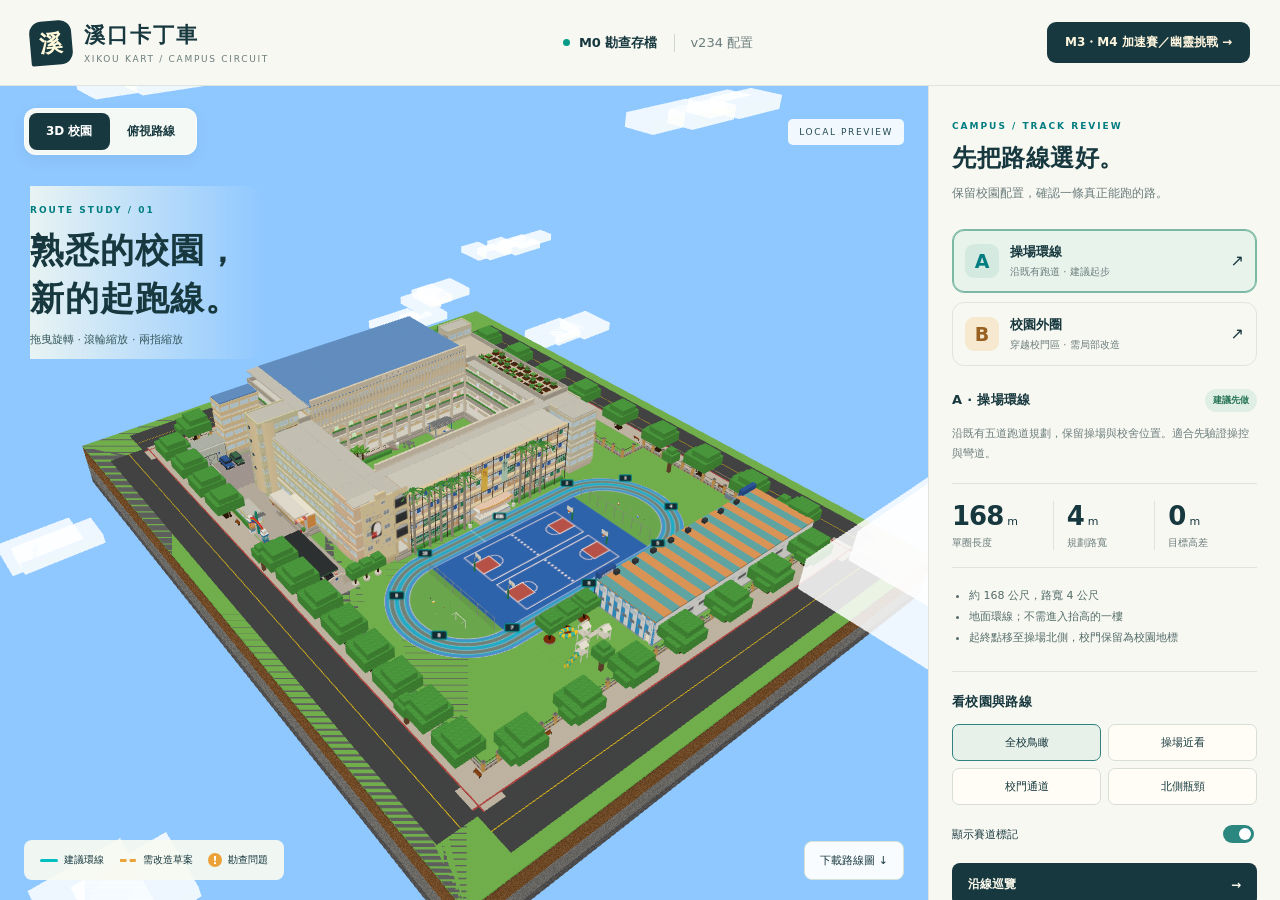
<file: site/campus-preview.html>
<!doctype html>
<html lang="zh-Hant">
<head>
  <meta charset="utf-8">
  <meta name="viewport" content="width=device-width,initial-scale=1">
  <title>溪口卡丁車 · M0 賽道勘查</title>
  <meta name="description" content="溪口校園賽道 M0 審核預覽：保留校園、比較路線、查看路寬與障礙。">
  <link rel="icon" href="data:,">
  <link rel="stylesheet" href="review.css?build=20261102-features1">
</head>
<body>
  <header class="topbar">
    <a class="brand" href="./" aria-label="溪口卡丁車首頁"><span class="brand-mark">溪</span><span><b>溪口卡丁車</b><small>XIKOU KART / CAMPUS CIRCUIT</small></span></a>
    <div class="phase"><i></i>M0 勘查存檔<span>v234 配置</span></div>
    <a class="text-link" href="play.html" style="background:#17383e;color:#fff6df;padding:12px 18px;border-radius:9px;font-weight:700;border:0">M3・M4 加速賽／幽靈挑戰 →</a>
  </header>
  <main>
    <section class="stage" aria-label="校園賽道預覽">
      <iframe id="campus" src="campus/index.html?style=block" title="獨立溪口校園 3D 副本" loading="eager"></iframe>
      <div id="map" hidden aria-label="校園俯視路線圖"></div>
      <div class="stage-top"><div class="segmented" role="group" aria-label="預覽模式"><button id="view3d" class="active" aria-pressed="true">3D 校園</button><button id="viewMap" aria-pressed="false">俯視路線</button></div><span class="local-tag">LOCAL PREVIEW</span></div>
      <div id="sceneLoading" class="loading-card"><span class="spinner"></span><b>正在建立校園副本</b><small>首次載入需要生成建築與材質</small></div>
      <div class="scene-caption"><span class="eyebrow">ROUTE STUDY / 01</span><h1 id="sceneTitle">熟悉的校園，<br>新的起跑線。</h1><p id="sceneHint">拖曳旋轉 · 滾輪縮放 · 兩指縮放</p></div>
      <div class="stage-bottom"><div class="legend"><span><i class="cyan"></i>建議環線</span><span><i class="amber"></i>需改造草案</span><span><i class="issue-dot">!</i>勘查問題</span></div><button id="downloadMap" class="map-export">下載路線圖 ↓</button></div>
      <div class="tourbar" id="tourbar" hidden><span>路線巡覽</span><input id="tourSeek" aria-label="巡覽位置" type="range" min="0" max="999" value="0"><button id="stopTour">結束巡覽</button></div>
    </section>
    <aside class="sidebar">
      <div class="sidebar-heading"><span class="eyebrow">CAMPUS / TRACK REVIEW</span><h2>先把路線選好。</h2><p>保留校園配置，確認一條真正能跑的路。</p></div>
      <div class="route-picker" role="group" aria-label="候選賽道"><button class="route-option selected" data-route="field" aria-pressed="true"><span class="route-letter">A</span><span><b>操場環線</b><small>沿既有跑道 · 建議起步</small></span><i>↗</i></button><button class="route-option" data-route="campus" aria-pressed="false"><span class="route-letter amber-letter">B</span><span><b>校園外圈</b><small>穿越校門區 · 需局部改造</small></span><i>↗</i></button></div>
      <div class="route-summary"><div class="route-title"><h3 id="routeName">A · 操場環線</h3><span id="routeStatus" class="pill">建議先做</span></div><p id="routeDescription"></p><div class="stats"><div><b id="length">168<small>m</small></b><span>單圈長度</span></div><div><b id="width">4<small>m</small></b><span>規劃路寬</span></div><div><b id="elevation">0<small>m</small></b><span>目標高差</span></div></div><ul id="routeNotes"></ul></div>
      <section class="controls"><h3>看校園與路線</h3><div class="view-buttons"><button data-view="campus" class="active">全校鳥瞰</button><button data-view="field">操場近看</button><button data-view="gate">校門通道</button><button data-view="north">北側瓶頸</button></div><div class="switch-row"><label for="showRoute">顯示賽道標記</label><input id="showRoute" type="checkbox" checked></div><button id="tour" class="primary" disabled>沿線巡覽 <span>→</span></button><p class="micro">巡覽為路線展示；車輛駕駛於 M1 製作。</p></section>
      <section class="audit"><div class="section-heading"><h3>路線初檢</h3><span id="auditPill" class="pill neutral">分析中</span></div><p id="auditSummary">等待場景與障礙資料載入…</p><details><summary>查看瓶頸與高差 <span>＋</span></summary><div id="issueList"></div></details></section>
      <section class="performance"><div class="section-heading"><h3>本機預覽效能</h3><select id="quality" aria-label="畫質"><option value="balanced">均衡・關陰影</option><option value="detail">細節・開陰影</option></select></div><div class="perf-values"><span><b id="fps">—</b> FPS</span><span id="drawcalls">等待測量</span></div><p id="perfDetail" class="micro">只代表目前裝置與此場景，不代表 iPad 實測。</p><button id="exportAudit" class="secondary" disabled>匯出勘查與效能資料 ↓</button></section>
      <footer class="review-footer"><span>M0 / REVIEW ONLY</span><p>此版供確認校園與路線。驗收後才進入 M1。</p></footer>
    </aside>
  </main>
  <script src="campus/js/campus-data.js?build=20261102-features1"></script>
  <script type="module" src="review.js?build=20261102-features1"></script>
</body>
</html>
</file>
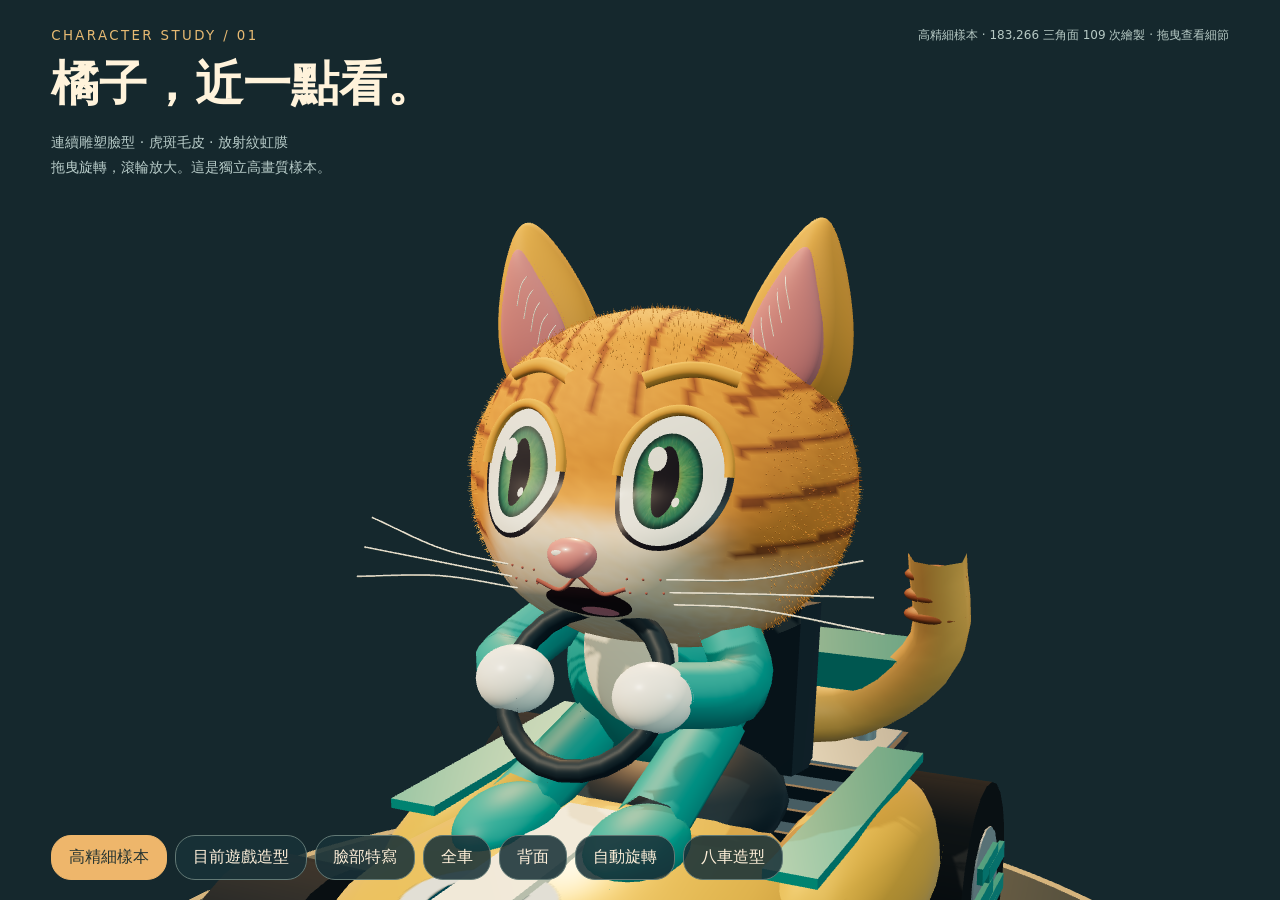
<file: site/cat-study.html>
<!doctype html><html lang="zh-Hant"><head><meta charset="utf-8"><meta name="viewport" content="width=device-width,initial-scale=1"><title>橘子 · 高精細橘貓樣本</title><link rel="icon" href="data:,"><style>*{box-sizing:border-box}body{margin:0;background:#15282d;color:#fff3db;font-family:system-ui,sans-serif}canvas{position:fixed;inset:0;width:100%;height:100%}header{position:absolute;top:25px;left:4vw;z-index:2;pointer-events:none}small{letter-spacing:.18em;color:#e7ba73}h1{font-size:clamp(25px,4vw,48px);margin:8px 0}header p{max-width:390px;color:#b8ccc9;font-size:14px;line-height:1.8}nav{position:absolute;bottom:20px;left:4vw;right:4vw;z-index:2;display:flex;flex-wrap:wrap;gap:8px}button,a{border:1px solid #627975;background:#183238df;color:#fff0da;border-radius:20px;padding:11px 17px;cursor:pointer;font:inherit;text-decoration:none}button.active{background:#eeb66b;color:#243331;border-color:#eeb66b}#status{position:absolute;right:4vw;top:25px;z-index:2;font-size:12px;color:#b6c9c4;text-align:right;line-height:1.7}@media(max-width:650px){header p{max-width:250px}#status{top:155px;left:4vw;right:auto;text-align:left}nav{bottom:12px}button,a{font-size:12px;padding:9px 12px}}</style><script type="importmap">{"imports":{"three":"./campus/vendor/three/build/three.module.js","three/addons/":"./campus/vendor/three/examples/jsm/"}}</script></head><body><header><small>CHARACTER STUDY / 01</small><h1>橘子，近一點看。</h1><p>連續雕塑臉型 · 虎斑毛皮 · 放射紋虹膜<br>拖曳旋轉，滾輪放大。這是獨立高畫質樣本。</p></header><div id="status">正在準備攝影棚…</div><nav><button id="premium" class="active">高精細樣本</button><button id="baseline">目前遊戲造型</button><button id="closeup">臉部特寫</button><button id="whole">全車</button><button id="back">背面</button><button id="rotate">自動旋轉</button><a href="roster.html">八車造型</a></nav><script type="module" src="cat-study.js?build=20261102-features1"></script></body></html>
</file>
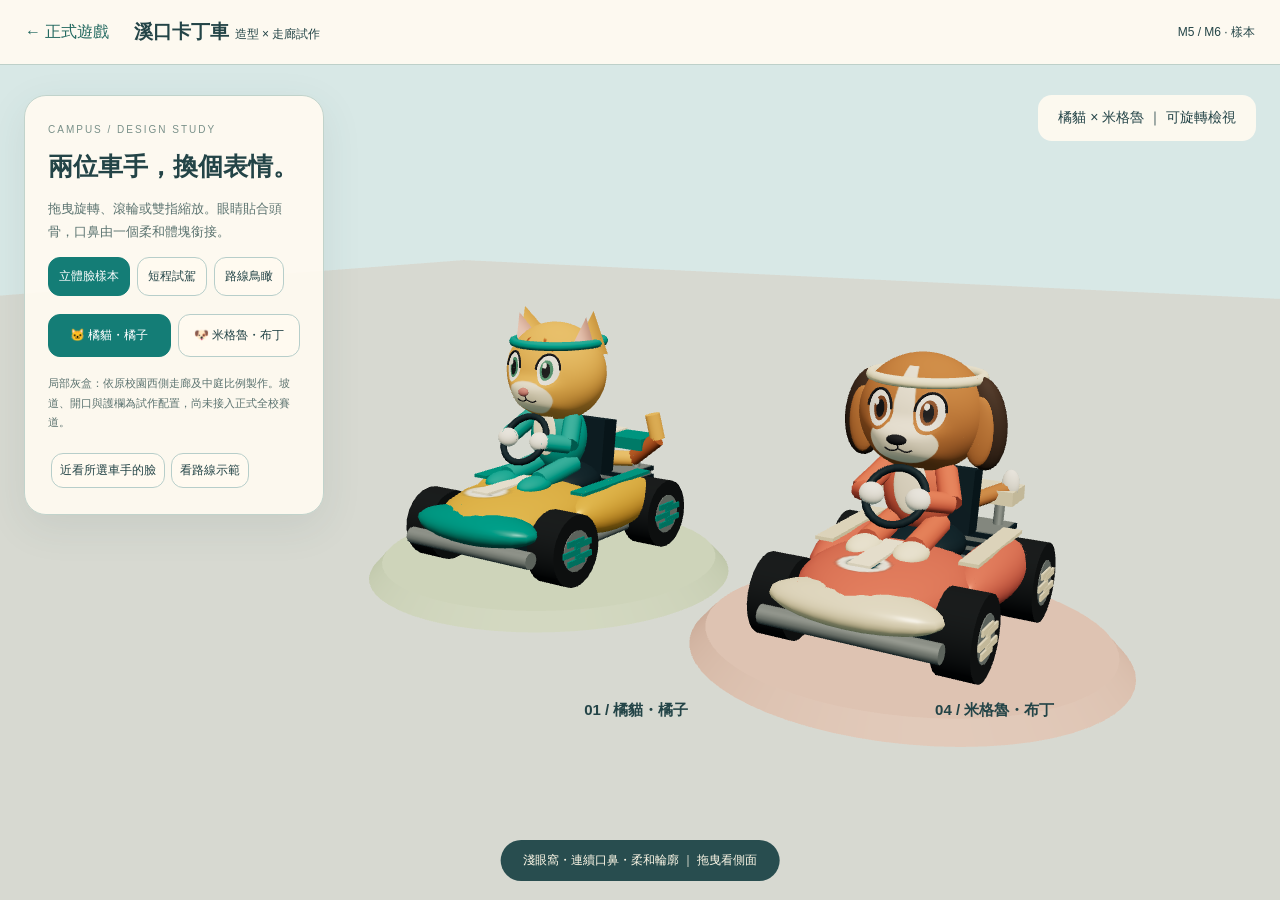
<file: site/lab.html>
<!doctype html><html lang="zh-Hant"><head><meta charset="utf-8"><meta name="viewport" content="width=device-width,initial-scale=1,viewport-fit=cover"><title>溪口卡丁車 · 造型與走廊試作</title><link rel="icon" href="data:,"><link rel="stylesheet" href="lab.css?build=20261102-features1"><script type="importmap">{"imports":{"three":"./campus/vendor/three/build/three.module.js","three/addons/":"./campus/vendor/three/examples/jsm/"}}</script></head>
<body><canvas id="scene" aria-label="可旋轉的立體動物車手與走廊中庭試駕"></canvas>
<header><a href="play.html?track=courtyard&amp;laps=1">← 正式遊戲</a><b>溪口卡丁車 <small>造型 × 走廊試作</small></b><span>M5 / M6 · 樣本</span></header>
<section class="panel"><span class="kicker">CAMPUS / DESIGN STUDY</span><h1 id="title">兩位車手，換個表情。</h1><p id="description">橘貓與米格魯的立體臉樣本。拖曳旋轉、滾輪或雙指縮放，看看正面與側面。</p>
<nav aria-label="樣本模式"><button data-view="gallery" class="active">立體臉樣本</button><button data-view="drive">短程試駕</button><button data-view="map">路線鳥瞰</button></nav>
<div class="racers" aria-label="選擇試駕車手"><button data-racer="cat" aria-pressed="true">🐱 橘貓・橘子</button><button data-racer="beagle" aria-pressed="false">🐶 米格魯・布丁</button></div>
<p class="note">局部灰盒：依原校園西側走廊及中庭比例製作。坡道、開口與護欄為試作配置，尚未接入正式全校賽道。</p><button id="faceClose">近看所選車手的臉</button><button id="reset">回到路線中央（R）</button><button id="pause">暫停（P）</button><button id="demo">看路線示範</button></section>
<aside id="status" role="status">準備樣本中…</aside><div id="labels"><span>01 / 橘貓・橘子</span><span>04 / 米格魯・布丁</span></div>
<div id="touch" hidden><div><button data-action="left" aria-label="左轉">◀</button><button data-action="right" aria-label="右轉">▶</button></div><div><button data-action="brake">煞車<br>倒車</button><button data-action="throttle" class="gas">油門<br>前進</button></div></div>
<footer id="hint">淺眼窩・連續口鼻・柔和輪廓 ｜ 兩款樣本可旋轉比較</footer><script id="lab-state" type="application/json">{}</script><script type="module" src="lab.js?build=20261102-features1"></script></body></html>
</file>
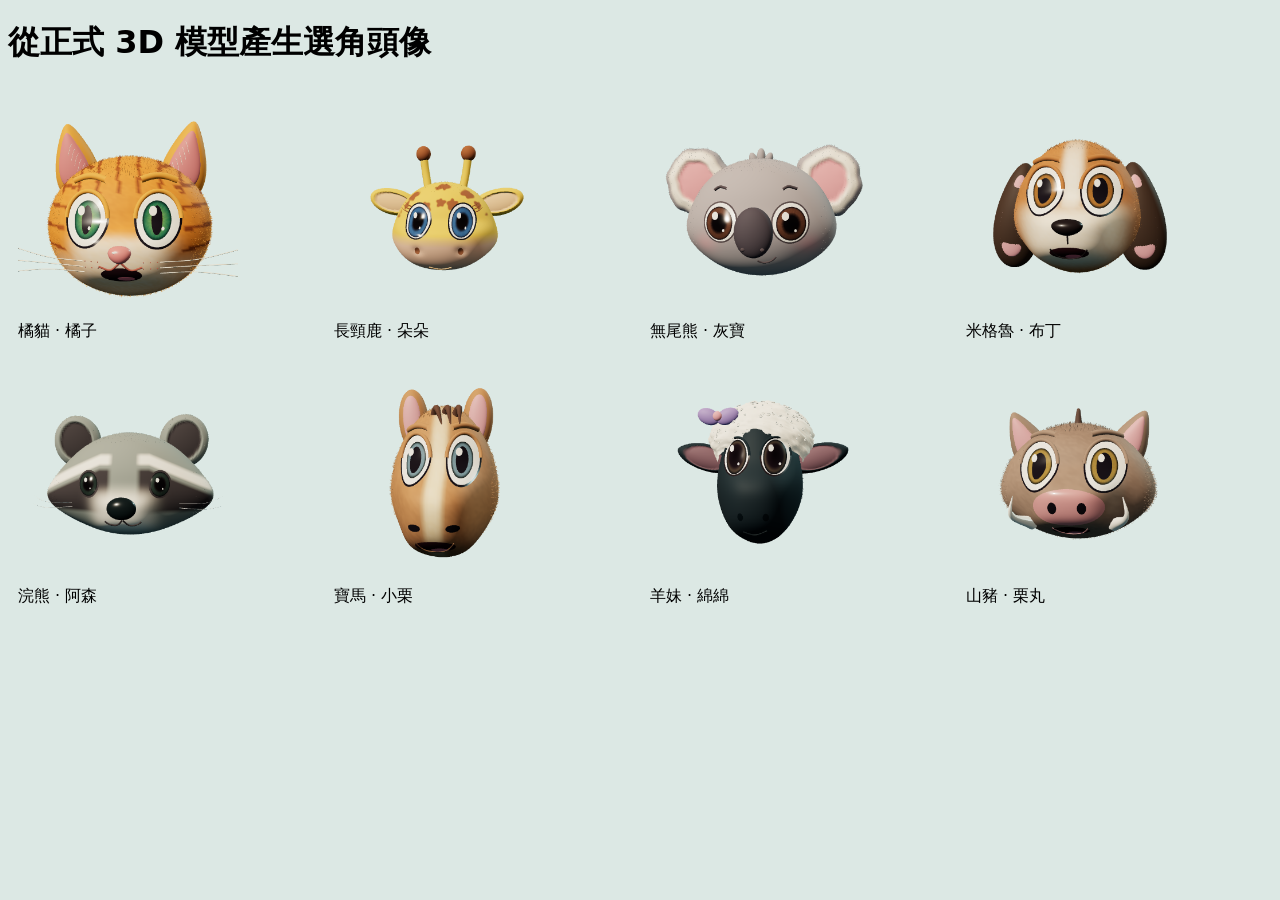
<file: site/portrait-export.html>
<!doctype html><html lang="zh-Hant"><head><meta charset="utf-8"><title>車手新頭像產生</title><script type="importmap">{"imports":{"three":"./campus/vendor/three/build/three.module.js"}}</script><style>body{background:#dce8e4;font:16px system-ui}#portraits{display:grid;grid-template-columns:repeat(4,1fr)}img{width:220px;height:220px}figure{margin:10px}</style></head><body><h1>從正式 3D 模型產生選角頭像</h1><div id="portraits"></div><script type="module" src="portrait-export.js?build=20261102-features1"></script></body></html>
</file>
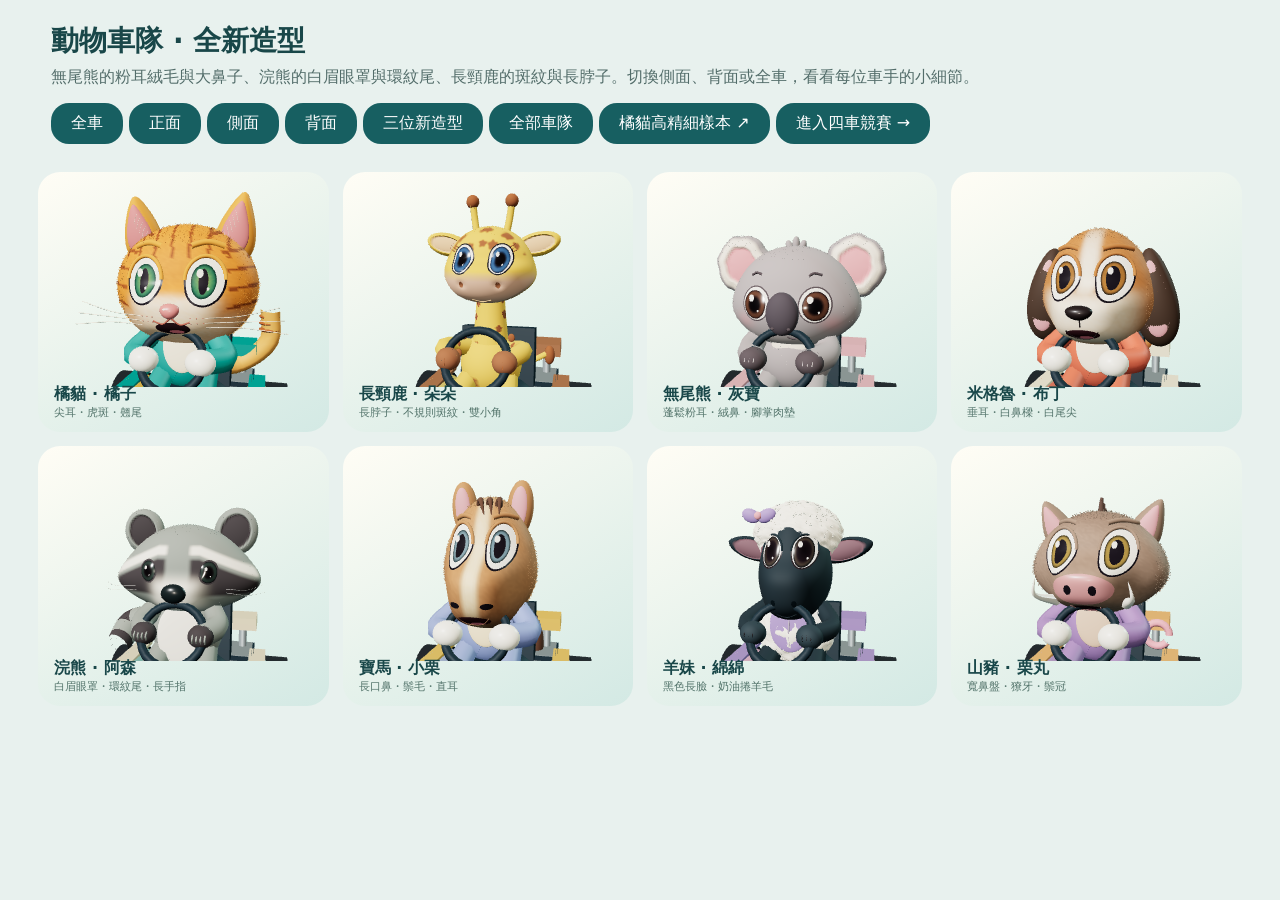
<file: site/roster.html>
<!doctype html><html lang="zh-Hant"><head><meta charset="utf-8"><meta name="viewport" content="width=device-width,initial-scale=1"><title>動物車隊 · 全新造型</title><style>*{box-sizing:border-box}body{margin:0;background:#e8f1ee;color:#194749;font-family:system-ui,sans-serif}header{padding:22px 4vw}h1{margin:0 0 7px;font-size:28px}p{margin:0 0 15px;color:#536d6a}button,a{display:inline-block;border:0;border-radius:18px;background:#175f61;color:white;padding:10px 20px;margin:0 6px 6px 0;text-decoration:none;font:inherit;cursor:pointer}.grid{display:grid;grid-template-columns:repeat(4,1fr);gap:14px;padding:0 3vw 25px}.card{height:260px;border-radius:22px;background:linear-gradient(150deg,#fffdf5,#d3e9e4);position:relative;overflow:hidden}.view{position:absolute;inset:0 0 45px}.caption{position:absolute;bottom:12px;left:16px;font-weight:700}.caption small{display:block;font-size:11px;font-weight:400;color:#52736a}canvas{position:fixed;inset:0;pointer-events:none;z-index:1}header,.caption{position:relative;z-index:2}.caption{position:absolute}@media(max-width:700px){.grid{grid-template-columns:repeat(2,1fr)}.card{height:240px}}.grid.refined{grid-template-columns:repeat(3,1fr)}.grid.refined .card{height:440px}@media(max-width:700px){.grid.refined{grid-template-columns:1fr}.grid.refined .card{height:400px}}</style><script type="importmap">{"imports":{"three":"./campus/vendor/three/build/three.module.js"}}</script></head><body><header><h1>動物車隊 · 全新造型</h1><p>無尾熊的粉耳絨毛與大鼻子、浣熊的白眉眼罩與環紋尾、長頸鹿的斑紋與長脖子。切換側面、背面或全車，看看每位車手的小細節。</p><button id="detail">全車</button><button data-view="front">正面</button><button data-view="side">側面</button><button data-view="back">背面</button><a href="roster.html?crew=wildlife">三位新造型</a><a href="roster.html">全部車隊</a><a href="cat-study.html">橘貓高精細樣本 ↗</a><a href="play.html?track=courtyard&laps=1">進入四車競賽 →</a></header><div class="grid" id="grid"></div><script type="module" src="roster.js?build=20261102-features1"></script></body></html>
</file>
<file: site/campus/fonts/noto-sans-tc.css>
/* Noto Sans TC（思源黑體）500／700／900：自己放在網站裡，不再從 Google Fonts 載入。
 * 來源：Google Fonts 的 CSS 與分片字型檔（可變字型，三種粗細共用同一組檔案；瀏覽器只會下載畫面上用到的分片）。
 * 授權：SIL Open Font License 1.1，見 noto-sans-tc/OFL.txt。 */
@font-face {
  font-family: 'Noto Sans TC';
  font-style: normal;
  font-weight: 500;
  font-display: swap;
  src: url(noto-sans-tc/000.woff2) format('woff2');
  unicode-range: U+3401, U+3441, U+34fe, U+3502, U+3578, U+3585, U+35b8, U+35d8, U+35f1, U+3614, U+361b, U+361d, U+372e, U+3737, U+3757, U+3769, U+3909, U+3915, U+39c1, U+39cc, U+39ce, U+39d2, U+39e1, U+39e3, U+39fb, U+39fe, U+3a11, U+3a28, U+3a2a, U+3a3b, U+3a46, U+3a90, U+3b39, U+3c35, U+3d18-3d19, U+3dee, U+3e10, U+3e30, U+3f13, U+3f4e, U+3f80, U+3f8a, U+3ff8, U+4010, U+402f, U+4034, U+406f, U+40d7, U+4180, U+41f6, U+4204, U+4242, U+4308, U+4599, U+45b3, U+45c1, U+45c6, U+45d0, U+4606, U+4625, U+463c, U+479a, U+47d3, U+47d8, U+47e9, U+4821, U+488d, U+48a2, U+4acc, U+4bcb, U+4c85, U+4f28, U+502f, U+50aa, U+50eb, U+5111, U+5133, U+5210, U+521c, U+527a, U+527e, U+52e5, U+52fc, U+5327, U+5467, U+54ef, U+54f1, U+54f9, U+5529, U+558c, U+5593, U+55a2, U+55a4, U+55cb, U+5610, U+5677, U+56be, U+571d, U+5749, U+5771, U+579e, U+5860, U+5945, U+5952, U+5a78, U+5c67, U+5eb0, U+60bf, U+61a2, U+6250, U+6274, U+6277, U+6290, U+62c1, U+6303, U+6314-6315, U+6329, U+6331, U+6333, U+6354, U+6358-6359, U+635d, U+637e, U+639c-639d, U+63c7, U+63cb-63cc, U+63d9, U+63e2, U+63eb;
}
@font-face {
  font-family: 'Noto Sans TC';
  font-style: normal;
  font-weight: 500;
  font-display: swap;
  src: url(noto-sans-tc/001.woff2) format('woff2');
  unicode-range: U+63ec, U+63fb, U+6419, U+641d, U+6424, U+6429, U+645d, U+6471, U+6486, U+648d, U+648f, U+64a8, U+64c9, U+64db, U+64fd, U+650b, U+650e, U+6515, U+6546, U+654b, U+6568, U+6571, U+6712, U+67eb, U+683f, U+684a, U+684d, U+686e, U+6878, U+68b9, U+690a, U+697b, U+6a20, U+6a42, U+6b41, U+6b95, U+6b97, U+6c8a, U+6c95, U+6ccf, U+6e62, U+6ed2, U+6f16, U+6fa9, U+7033, U+7047, U+70a3, U+70cc, U+70f0, U+70f3, U+714f, U+7161, U+719d, U+71a5, U+71b0, U+71bb, U+71c2, U+71d6, U+7227, U+725a, U+7278, U+7285, U+730c, U+75b6, U+75ba, U+75da, U+75e1, U+7657, U+7660, U+7721, U+77a8, U+7804, U+781b, U+785e, U+7869, U+78ab, U+78df, U+7924, U+79e5, U+79ee, U+7a34, U+7a9e, U+7ab5, U+7af3, U+7af5, U+7b12, U+7c85, U+7c9e, U+7ccb, U+7d5a, U+7ddf, U+7dea, U+7e12, U+7e16, U+7e4f, U+7e77, U+7f76, U+7fcd, U+7ff8, U+801e, U+806c, U+80a8, U+80d0, U+80d8, U+80ee, U+80f2, U+8161, U+8181, U+818b, U+818e, U+81ad, U+81c1, U+81fd, U+834d, U+83e3, U+8573, U+85b8, U+85c3, U+867c, U+86bb, U+8705, U+8752, U+875b, U+8779, U+8794-8795, U+87b7, U+8818, U+8940, U+8a04, U+8a4f, U+8b3c, U+8b40, U+8c4d;
}
@font-face {
  font-family: 'Noto Sans TC';
  font-style: normal;
  font-weight: 500;
  font-display: swap;
  src: url(noto-sans-tc/002.woff2) format('woff2');
  unicode-range: U+8c6d, U+8d0c, U+8d92, U+8dc1, U+8dc8, U+8dcd, U+8dd4-8dd5, U+8dd9, U+8e1c, U+8e58, U+8e73, U+8e7d, U+8e98, U+8ebd, U+8ec1, U+9029, U+9070, U+9147, U+91b9, U+9202, U+9254, U+9311, U+9595, U+96fa, U+9757, U+9815, U+999d, U+99a6, U+9abf, U+9b16, U+9b1e, U+9b6c, U+9b98, U+9ba1, U+9bbb, U+9c07, U+9c17, U+9d41, U+9d64, U+9d7b, U+9ddd, U+9eb6, U+9ed7, U+9f46, U+9f56, U+9f74, U+9f7b, U+2028e, U+203b7, U+20546-20547, U+20584, U+205fb, U+20731, U+207a9, U+207ad, U+20803, U+2081d, U+20895, U+20bd7, U+20cbf, U+21883, U+21cde, U+22399, U+22ab1, U+22ae6, U+22bed, U+22bfe, U+22c64, U+22cb4, U+22cb8, U+22cc6, U+22cea, U+22d80, U+22f0c, U+22f1b, U+23073, U+236ee, U+23b88, U+23ca9, U+23ef8, U+23f0e, U+241ac, U+24259, U+242b6, U+2430d, U+24352, U+24419, U+24430, U+24605, U+2479a, U+24c8d, U+24d83, U+24e01, U+24e31, U+24e85, U+24eaa, U+2524c, U+2531a, U+25349, U+25435, U+25bdf, U+25be5, U+25c14, U+25d0a, U+25e86, U+2624e, U+26293, U+26706, U+267ea, U+2725f, U+27285, U+27304, U+27a63, U+27b99, U+27ef4, U+27fec, U+27ff3, U+280be-280bf, U+280f0, U+28154, U+28468, U+28487, U+28891, U+2947e, U+296a8, U+296e9, U+29704, U+29730, U+29d71, U+29e19, U+29e36;
}
@font-face {
  font-family: 'Noto Sans TC';
  font-style: normal;
  font-weight: 500;
  font-display: swap;
  src: url(noto-sans-tc/003.woff2) format('woff2');
  unicode-range: U+1f921-1f930, U+1f932-1f935, U+1f937-1f939, U+1f940-1f944, U+1f947-1f94a, U+1f950-1f95f, U+1f962-1f967, U+1f969-1f96a, U+1f980-1f981, U+1f984-1f98d, U+1f990-1f992, U+1f994-1f996, U+1f9c0, U+1f9d0, U+1f9d2, U+1f9d4, U+1f9d6, U+1f9d8, U+1f9da, U+1f9dc-1f9dd, U+1f9df-1f9e2, U+1f9e5-1f9e6, U+20024, U+20487, U+20779, U+20c41, U+20c78, U+20d71, U+20e98, U+20ef9, U+2107b, U+210c1, U+22c51, U+233b4, U+24a12, U+2512b, U+2546e, U+25683, U+267cc, U+269f2, U+27657, U+282e2, U+2898d, U+29d5a, U+f0001-f0005, U+f0019, U+f009b, U+f0101-f0104, U+f012b, U+f01ba, U+f01d6, U+f0209, U+f0217, U+f0223-f0224, U+fc355, U+fe327, U+fe517, U+feb97, U+fffb4;
}
@font-face {
  font-family: 'Noto Sans TC';
  font-style: normal;
  font-weight: 500;
  font-display: swap;
  src: url(noto-sans-tc/004.woff2) format('woff2');
  unicode-range: U+ff78-ff7e, U+ff80-ff86, U+ff89-ff94, U+ff97-ff9e, U+ffb9, U+ffe0-ffe3, U+ffe9, U+ffeb, U+ffed, U+fffc, U+1d7c7, U+1f004, U+1f0cf, U+1f141-1f142, U+1f150, U+1f154, U+1f158, U+1f15b, U+1f15d-1f15e, U+1f162-1f163, U+1f170-1f171, U+1f174, U+1f177-1f178, U+1f17d-1f17f, U+1f192-1f195, U+1f197-1f19a, U+1f1e6-1f1f5, U+1f1f7-1f1ff, U+1f21a, U+1f22f, U+1f232-1f237, U+1f239-1f23a, U+1f250-1f251, U+1f300, U+1f302-1f319;
}
@font-face {
  font-family: 'Noto Sans TC';
  font-style: normal;
  font-weight: 500;
  font-display: swap;
  src: url(noto-sans-tc/005.woff2) format('woff2');
  unicode-range: U+fa0a, U+fa0c, U+fa11, U+fa17, U+fa19, U+fa1b, U+fa1d, U+fa26, U+fa2c, U+fb01, U+fdfc, U+fe0e, U+fe33-fe36, U+fe38-fe44, U+fe49-fe51, U+fe54, U+fe56-fe57, U+fe59-fe5c, U+fe5f-fe6a, U+fe8e, U+fe92-fe93, U+feae, U+fecb-fecc, U+fee0, U+feec, U+fef3, U+ff04, U+ff07, U+ff26-ff2c, U+ff31-ff32, U+ff35-ff37, U+ff39-ff3a, U+ff3c, U+ff3e-ff5b, U+ff5d, U+ff61-ff65, U+ff67-ff68, U+ff6a, U+ff6c-ff77;
}
@font-face {
  font-family: 'Noto Sans TC';
  font-style: normal;
  font-weight: 500;
  font-display: swap;
  src: url(noto-sans-tc/006.woff2) format('woff2');
  unicode-range: U+f78a-f78c, U+f78e, U+f792-f796, U+f798, U+f79c, U+f7f5, U+f812, U+f815, U+f876, U+f8f5, U+f8f8, U+f8ff, U+f901-f902, U+f904, U+f906, U+f909-f90a, U+f90f, U+f914, U+f918-f919, U+f91b, U+f91d, U+f91f, U+f923, U+f925, U+f92d-f92f, U+f934, U+f937-f938, U+f93d, U+f93f, U+f941, U+f949, U+f94c, U+f94e-f94f, U+f95a, U+f95d-f95e, U+f961-f963, U+f965-f970, U+f974, U+f976-f97a, U+f97c, U+f97e-f97f, U+f981, U+f983, U+f988, U+f98a, U+f98c, U+f98e, U+f996-f997, U+f999-f99a, U+f99c, U+f99f-f9a0, U+f9a3, U+f9a8, U+f9ad, U+f9b2-f9b6, U+f9b9-f9ba, U+f9bd-f9be, U+f9c1, U+f9c4, U+f9c7, U+f9ca, U+f9cd, U+f9d0-f9d1, U+f9d3-f9d4, U+f9d7-f9d8, U+f9dc-f9dd, U+f9df-f9e1, U+f9e4, U+f9e8-f9ea, U+f9f4, U+f9f6-f9f7, U+f9f9-f9fa, U+f9fc-fa01, U+fa03-fa04, U+fa06, U+fa08-fa09;
}
@font-face {
  font-family: 'Noto Sans TC';
  font-style: normal;
  font-weight: 500;
  font-display: swap;
  src: url(noto-sans-tc/007.woff2) format('woff2');
  unicode-range: U+9ee5, U+9ee7, U+9eee, U+9ef3-9ef4, U+9ef6-9ef7, U+9ef9, U+9efb-9efd, U+9eff, U+9f07-9f09, U+9f10, U+9f14-9f15, U+9f19, U+9f22, U+9f29, U+9f2c, U+9f2f, U+9f31, U+9f34, U+9f37, U+9f39, U+9f3d-9f3e, U+9f41, U+9f4c-9f50, U+9f54, U+9f57, U+9f59, U+9f5c, U+9f5f-9f60, U+9f62-9f63, U+9f66-9f67, U+9f6a, U+9f6c, U+9f72, U+9f76-9f77, U+9f7f, U+9f84-9f85, U+9f88, U+9f8e, U+9f91, U+9f94-9f96, U+9f98, U+9f9a-9f9b, U+9f9f-9fa0, U+9fa2, U+9fa4, U+9ff0-9fff, U+a1f4, U+a4b0-a4b1, U+a4b3, U+a9c1-a9c2, U+aa31, U+ab34, U+ac00-ac01, U+ac04, U+ac08, U+ac10-ac11, U+ac13-ac16, U+ac19, U+ac1c-ac1d, U+ac24, U+ac70-ac71, U+ac74, U+ac77-ac78, U+ac80-ac81, U+ac83, U+ac8c, U+ac90, U+aca0, U+aca8-aca9, U+acac, U+acb0, U+acb8-acb9, U+acbc-acbd, U+acc1, U+acc4, U+ace0-ace1, U+ace4, U+ace8, U+acf0-acf1, U+acf3, U+acf5, U+acfc;
}
@font-face {
  font-family: 'Noto Sans TC';
  font-style: normal;
  font-weight: 500;
  font-display: swap;
  src: url(noto-sans-tc/008.woff2) format('woff2');
  unicode-range: U+9d77, U+9d7a, U+9d7e, U+9d87, U+9d89, U+9d8f, U+9d91-9d93, U+9d96, U+9d98, U+9d9a, U+9da1-9da2, U+9da5, U+9da9, U+9dab-9dac, U+9db1-9db2, U+9db5, U+9db9-9dbc, U+9dbf-9dc2, U+9dc4, U+9dc7-9dc9, U+9dd3, U+9dd6, U+9dd9-9dda, U+9dde-9ddf, U+9de2, U+9de5-9de6, U+9de8, U+9def-9df0, U+9df2-9df4, U+9df8, U+9dfa, U+9dfd, U+9dff, U+9e02, U+9e07, U+9e0a, U+9e11, U+9e15, U+9e18, U+9e1a-9e1b, U+9e1d-9e1e, U+9e20-9e23, U+9e25-9e26, U+9e2d, U+9e2f, U+9e33, U+9e35, U+9e3d-9e3f, U+9e42-9e43, U+9e45, U+9e48-9e4a, U+9e4c, U+9e4f, U+9e51, U+9e55, U+9e64, U+9e66, U+9e6b, U+9e6d-9e6e, U+9e70, U+9e73, U+9e75, U+9e78, U+9e80-9e83, U+9e87-9e88, U+9e8b-9e8c, U+9e90-9e91, U+9e93, U+9e96, U+9e9d, U+9ea1, U+9ea4, U+9ea6, U+9ea9-9eab, U+9ead, U+9eaf, U+9eb4, U+9eb7-9eba, U+9ebe-9ebf, U+9ecc-9ecd, U+9ed0, U+9ed2, U+9ed4, U+9ed9-9eda, U+9edc-9edd, U+9edf-9ee0, U+9ee2;
}
@font-face {
  font-family: 'Noto Sans TC';
  font-style: normal;
  font-weight: 500;
  font-display: swap;
  src: url(noto-sans-tc/009.woff2) format('woff2');
  unicode-range: U+9bf0-9bf1, U+9bf5, U+9bf7, U+9bf9, U+9bfd, U+9bff, U+9c02, U+9c06, U+9c08-9c0a, U+9c0d, U+9c10, U+9c12-9c13, U+9c15, U+9c1c, U+9c1f, U+9c21, U+9c23-9c25, U+9c28-9c29, U+9c2d-9c2e, U+9c31-9c33, U+9c35-9c37, U+9c39-9c3b, U+9c3d-9c3e, U+9c40, U+9c42, U+9c45-9c49, U+9c52, U+9c54, U+9c56, U+9c58-9c5a, U+9c5d, U+9c5f-9c60, U+9c63, U+9c67-9c68, U+9c72, U+9c75, U+9c78, U+9c7a-9c7c, U+9c7f-9c81, U+9c87-9c88, U+9c8d, U+9c91, U+9c94, U+9c97, U+9c9b, U+9ca4, U+9ca8, U+9cab, U+9cad, U+9cb1-9cb3, U+9cb6-9cb8, U+9cc4-9cc5, U+9ccc-9ccd, U+9cd5-9cd7, U+9cdd-9cdf, U+9ce7, U+9ce9, U+9cee-9cf0, U+9cf2, U+9cfc-9cfe, U+9d03, U+9d06-9d08, U+9d0e, U+9d10, U+9d12, U+9d15, U+9d17, U+9d1d-9d1f, U+9d23, U+9d2b, U+9d2f-9d30, U+9d34, U+9d37, U+9d3d, U+9d42, U+9d50, U+9d52-9d53, U+9d59, U+9d5c, U+9d5e-9d61, U+9d6a, U+9d6f-9d70;
}
@font-face {
  font-family: 'Noto Sans TC';
  font-style: normal;
  font-weight: 500;
  font-display: swap;
  src: url(noto-sans-tc/010.woff2) format('woff2');
  unicode-range: U+9a87, U+9a8a-9a8b, U+9a8f-9a91, U+9a97, U+9a9a, U+9a9e, U+9aa0-9aa1, U+9aa4-9aa5, U+9aaf-9ab1, U+9ab6-9ab7, U+9ab9-9aba, U+9abe, U+9ac0-9ac5, U+9ac8, U+9acb-9acc, U+9ace-9acf, U+9ad1, U+9ad5-9ad7, U+9ad9, U+9adf, U+9ae1, U+9ae3, U+9aea-9aeb, U+9aed, U+9aef, U+9af2, U+9af4, U+9af9, U+9afb, U+9afd, U+9b03-9b04, U+9b08, U+9b13, U+9b18, U+9b1f, U+9b22-9b23, U+9b28-9b2a, U+9b2c-9b30, U+9b32, U+9b3b, U+9b43, U+9b46-9b49, U+9b4b-9b4e, U+9b51, U+9b55, U+9b58, U+9b5b, U+9b5e-9b60, U+9b63, U+9b68-9b69, U+9b74, U+9b7d, U+9b80-9b81, U+9b83-9b84, U+9b87-9b88, U+9b8a-9b8b, U+9b8d-9b8e, U+9b90, U+9b92-9b95, U+9b97, U+9b9f-9ba0, U+9ba2-9ba3, U+9ba8, U+9bab, U+9bb0, U+9bb8, U+9bc0-9bc1, U+9bc3, U+9bc6-9bc8, U+9bd3-9bd7, U+9bd9, U+9bdb, U+9bdd, U+9be1-9be2, U+9be4-9be5, U+9be7, U+9bea, U+9bed-9bee;
}
@font-face {
  font-family: 'Noto Sans TC';
  font-style: normal;
  font-weight: 500;
  font-display: swap;
  src: url(noto-sans-tc/011.woff2) format('woff2');
  unicode-range: U+993c-9940, U+9943-9944, U+9948-994a, U+994c-994e, U+9951, U+9954, U+995c, U+995e-995f, U+9961-9962, U+9965, U+9968, U+996a, U+996d-9972, U+9975-9976, U+997a, U+997c, U+997f-9980, U+9984-9985, U+9988, U+998b, U+998d, U+998f, U+9992, U+9994-9995, U+9997-9998, U+999c, U+999e, U+99a0-99a1, U+99ab, U+99af, U+99b1, U+99b4, U+99b9, U+99c4-99c6, U+99cf, U+99d1-99d2, U+99d4, U+99d6, U+99d8-99d9, U+99df, U+99e1-99e2, U+99e9, U+99ee, U+99f0, U+99f8, U+99fb, U+9a01-9a05, U+9a0c, U+9a0f-9a13, U+9a16, U+9a1b-9a1c, U+9a20, U+9a24, U+9a28, U+9a2b, U+9a2d-9a2e, U+9a34-9a36, U+9a38, U+9a3e, U+9a40-9a44, U+9a4a, U+9a4c-9a4e, U+9a52, U+9a56, U+9a62-9a65, U+9a69-9a6b, U+9a6d, U+9a6f-9a71, U+9a73-9a74, U+9a76, U+9a78-9a79, U+9a7b-9a7c, U+9a7e-9a7f, U+9a81-9a82, U+9a84-9a86;
}
@font-face {
  font-family: 'Noto Sans TC';
  font-style: normal;
  font-weight: 500;
  font-display: swap;
  src: url(noto-sans-tc/012.woff2) format('woff2');
  unicode-range: U+97f5, U+97f9-97fa, U+97fe, U+9804, U+9807, U+980a, U+980e-980f, U+9814, U+9816, U+981a, U+981c, U+981e, U+9820-9821, U+9823, U+9826, U+9828, U+982a-982c, U+9832, U+9834-9835, U+9837, U+9839, U+983c-983d, U+9845, U+9848-9849, U+984e, U+9852-9857, U+9859-985a, U+9862-9863, U+9865, U+9870-9871, U+9873-9874, U+9877, U+987a-987f, U+9881-9882, U+9885, U+9887-988a, U+988c-988d, U+9890, U+9893, U+9896-9897, U+989a, U+989c-989e, U+98a0, U+98a4, U+98a6-98a7, U+98a9, U+98ae-98af, U+98b2-98b3, U+98b6-98b8, U+98ba-98bd, U+98bf, U+98c7-98c8, U+98ca, U+98d2-98d3, U+98d8-98da, U+98dc, U+98de, U+98e0-98e1, U+98e3, U+98e5, U+98e7-98e9, U+98eb-98ee, U+98f1, U+98f4, U+9901, U+9908-9909, U+990c, U+9911-9912, U+9914, U+9916-9917, U+991b-991c, U+991e, U+9920, U+9927, U+992b-992c, U+992e, U+9931-9933, U+9938, U+993a;
}
@font-face {
  font-family: 'Noto Sans TC';
  font-style: normal;
  font-weight: 500;
  font-display: swap;
  src: url(noto-sans-tc/013.woff2) format('woff2');
  unicode-range: U+9672, U+9674, U+967a, U+9682-9685, U+9688-9689, U+968b, U+968d, U+9695, U+9697-9698, U+969e, U+96a0-96a4, U+96a9, U+96ac, U+96ae, U+96b0, U+96b2-96b4, U+96b6-96b7, U+96b9, U+96bc-96be, U+96c3, U+96c9-96cb, U+96ce-96cf, U+96d1-96d2, U+96d8, U+96dd, U+96e9, U+96eb, U+96f0-96f1, U+96f3-96f4, U+96f9, U+96fe-96ff, U+9701-9702, U+9705, U+9708, U+970a, U+970e-9711, U+9719, U+971d, U+971f-9720, U+9728, U+972a, U+972d, U+9730, U+9733, U+973a, U+973d, U+9744, U+9746-9747, U+9749, U+9750-9751, U+9753, U+9758-9759, U+975b, U+975d, U+9763, U+9765-9766, U+9768, U+976c-976d, U+9771, U+9773, U+9776, U+977a, U+977c, U+9780, U+9784-9786, U+9788, U+978e-978f, U+9798, U+979d-979e, U+97a3, U+97a5-97a6, U+97a8, U+97ab-97ac, U+97ae, U+97b6-97b7, U+97b9, U+97bf, U+97c1, U+97c3, U+97c6, U+97c9, U+97cd, U+97d6, U+97d8-97d9, U+97dc-97de, U+97e1, U+97e6-97e7, U+97ec-97ee, U+97f0-97f1;
}
@font-face {
  font-family: 'Noto Sans TC';
  font-style: normal;
  font-weight: 500;
  font-display: swap;
  src: url(noto-sans-tc/014.woff2) format('woff2');
  unicode-range: U+9530, U+9535, U+953a-953b, U+9540-9542, U+9547, U+9549-954a, U+954d, U+9550-9551, U+9554-9556, U+955c, U+956c-956d, U+956f-9570, U+9573, U+9576, U+9578, U+9582, U+9586, U+9588, U+958e-958f, U+9599, U+959c, U+959e-959f, U+95a1-95a2, U+95a4, U+95a6-95a7, U+95aa-95ae, U+95b0, U+95b2, U+95b6, U+95b9-95bf, U+95c2-95c4, U+95c7-95c9, U+95cb-95cd, U+95d0, U+95d3-95d5, U+95d7-95d8, U+95da, U+95de, U+95e0-95e1, U+95e4-95e5, U+95ea-95eb, U+95ef-95f0, U+95f2-95f3, U+95f5, U+95f7-95fa, U+95fd, U+9600-9602, U+9607-9609, U+960e, U+9610-9611, U+9614, U+9616, U+9619-961a, U+961c-961d, U+961f, U+9621, U+9624, U+9628, U+962f, U+9633-9636, U+963c, U+9641-9643, U+9645, U+9647-9648, U+964e-964f, U+9651, U+9653-9655, U+9658, U+965b-965f, U+9661, U+9665, U+9668-9669, U+966c;
}
@font-face {
  font-family: 'Noto Sans TC';
  font-style: normal;
  font-weight: 500;
  font-display: swap;
  src: url(noto-sans-tc/015.woff2) format('woff2');
  unicode-range: U+941a, U+941c, U+941e, U+9420-9425, U+9427-942b, U+942e, U+9432-9433, U+9436, U+9438, U+943a, U+943d, U+943f-9440, U+9445, U+944a, U+944c, U+9454-9455, U+945a-945b, U+945e, U+9460, U+9462-9463, U+9468, U+946a, U+946d, U+946f, U+9471, U+9474-9477, U+9479, U+947e-9481, U+9488-948a, U+948e, U+9492-9493, U+9497, U+9499, U+949b-94a3, U+94a5-94a9, U+94ac, U+94ae-94b1, U+94b3-94b5, U+94bb-94bc, U+94be-94c3, U+94c5-94c6, U+94c9, U+94ce-94d0, U+94db-94dd, U+94e0, U+94e2-94e3, U+94e8, U+94ec-94ee, U+94f0, U+94f2, U+94f5-94f6, U+94f8, U+94fa, U+94ff-9502, U+9504-9506, U+9508, U+950b-950c, U+950f-9510, U+9519-951b, U+951d, U+951f, U+9521-9526, U+952d-952f;
}
@font-face {
  font-family: 'Noto Sans TC';
  font-style: normal;
  font-weight: 500;
  font-display: swap;
  src: url(noto-sans-tc/016.woff2) format('woff2');
  unicode-range: U+930b, U+930f, U+9312, U+9315, U+9319-931b, U+931d-931f, U+9321, U+9323-9325, U+9327-932a, U+932c-932e, U+9331-9333, U+9335, U+9338, U+933c, U+9340-9341, U+9345-9349, U+934f-9352, U+9354, U+9356-935a, U+935c-9360, U+9363-9367, U+9369-936a, U+936c, U+936e, U+9370-9371, U+9373, U+9376, U+9379-937a, U+937c, U+9385, U+9387, U+938c, U+938f, U+9394, U+9397-9398, U+939a-939b, U+939d-939e, U+93a1-93a3, U+93a6-93a7, U+93a9-93aa, U+93ac-93ad, U+93af-93b0, U+93b3-93bb, U+93bd-93be, U+93c0-93c4, U+93c7, U+93ca-93cd, U+93d0-93d1, U+93d6-93d8, U+93dc-93de, U+93e0, U+93e4, U+93e8, U+93ee, U+93f0, U+93f5, U+93f7-93f9, U+93fb, U+9403, U+9407, U+940f-9410, U+9413-9414, U+9417, U+9419;
}
@font-face {
  font-family: 'Noto Sans TC';
  font-style: normal;
  font-weight: 500;
  font-display: swap;
  src: url(noto-sans-tc/017.woff2) format('woff2');
  unicode-range: U+9208-920a, U+920d-920e, U+9210-9211, U+9217, U+9219, U+921c, U+9221, U+9224-9225, U+9227, U+922a, U+922d-922e, U+9230-9231, U+9233, U+9235-9239, U+923b, U+923d-9241, U+9244, U+9246, U+9248-9249, U+924b-9251, U+9253, U+925a, U+925d-925e, U+9262, U+9265-9267, U+926b-926d, U+926f, U+9271-9272, U+9274, U+9276, U+9278, U+927a-927c, U+927e-927f, U+9282-9283, U+9286, U+9288, U+928a, U+928d-928e, U+9291, U+9295-9296, U+9299-929b, U+929d, U+92a0-92ae, U+92b2, U+92b5-92b6, U+92bb-92bc, U+92c2-92c3, U+92c6-92cd, U+92cf-92d1, U+92d5, U+92d7, U+92d9, U+92dd, U+92df, U+92e4-92e6, U+92e8-92e9, U+92ed-92ef, U+92f1-92f3, U+92f6, U+92f9, U+92fb, U+9300-9302, U+9306;
}
@font-face {
  font-family: 'Noto Sans TC';
  font-style: normal;
  font-weight: 500;
  font-display: swap;
  src: url(noto-sans-tc/018.woff2) format('woff2');
  unicode-range: U+90e2-90e4, U+90ea-90eb, U+90ef, U+90f4, U+90f7-90f8, U+90fc, U+90fe-9100, U+9102, U+9104, U+9106, U+9112, U+9114-911a, U+911c, U+911e, U+9120, U+9122-9123, U+9129, U+912b, U+912f, U+9131-9132, U+9134, U+9136, U+9139-913a, U+9143, U+9146, U+9148-914a, U+914e-9150, U+9154, U+9156-9157, U+9159-915a, U+915d-915e, U+9161-9164, U+916b, U+916e, U+9170-9172, U+9174, U+9176, U+9179-917a, U+917f, U+9181-9182, U+9184-9186, U+918c-918e, U+9190-9191, U+9196, U+919a-919b, U+919e, U+91a1-91a4, U+91a7, U+91aa, U+91ae-91b2, U+91b4-91b5, U+91b8, U+91bd-91be, U+91c1, U+91c3, U+91c5-91c6, U+91c8-91ca, U+91d2-91d5, U+91d7, U+91d9, U+91e1, U+91e4, U+91e6-91e9, U+91ec-91ed, U+91f0-91f1, U+91f5-91fa, U+91fd, U+91ff-9201, U+9203-9207;
}
@font-face {
  font-family: 'Noto Sans TC';
  font-style: normal;
  font-weight: 500;
  font-display: swap;
  src: url(noto-sans-tc/019.woff2) format('woff2');
  unicode-range: U+8f85-8f86, U+8f88-8f8a, U+8f8d, U+8f90, U+8f93, U+8f95-8f97, U+8f99, U+8f9e-8f9f, U+8fa2, U+8fa7, U+8fa9, U+8fab, U+8fae, U+8fb3, U+8fb5-8fb6, U+8fba-8fbd, U+8fbf, U+8fc1-8fc2, U+8fc6, U+8fc8, U+8fcc-8fcd, U+8fd2-8fd3, U+8fd5, U+8fdc-8fdd, U+8fdf, U+8fe2-8fe5, U+8fe8-8fe9, U+8fed-8fee, U+8ff3, U+8ff5, U+8ff8, U+8ffa-8ffc, U+8ffe, U+9002, U+9004, U+9008, U+900a-900b, U+9011-9013, U+9016, U+901e, U+9021, U+9024, U+902d, U+902f-9030, U+9034-9036, U+9039-903b, U+9041, U+9044-9045, U+904f-9052, U+9057-9058, U+905b, U+905d, U+9061-9062, U+9065, U+9068, U+906f, U+9074, U+9079, U+907d, U+9083, U+9085, U+9087-9089, U+908b, U+9090, U+9093, U+9095, U+9097, U+9099, U+909b, U+909d-909e, U+90a0-90a2, U+90ac, U+90af-90b0, U+90b2-90b4, U+90b6, U+90b9, U+90bb, U+90bd-90be, U+90c3-90c5, U+90c7, U+90d1, U+90d4-90d5, U+90d7, U+90db-90df;
}
@font-face {
  font-family: 'Noto Sans TC';
  font-style: normal;
  font-weight: 500;
  font-display: swap;
  src: url(noto-sans-tc/020.woff2) format('woff2');
  unicode-range: U+8e30-8e31, U+8e35, U+8e39, U+8e3c-8e3d, U+8e40-8e42, U+8e47, U+8e49-8e4e, U+8e50, U+8e53-8e55, U+8e59-8e5b, U+8e60, U+8e62-8e63, U+8e67, U+8e69, U+8e6c-8e6d, U+8e6f, U+8e74, U+8e76, U+8e7a-8e7c, U+8e82, U+8e84-8e85, U+8e87, U+8e89-8e8b, U+8e8f-8e95, U+8e99-8e9a, U+8e9d-8e9e, U+8ea1, U+8ea3, U+8ea5-8ea6, U+8eaa, U+8eac-8ead, U+8eaf-8eb1, U+8eb9, U+8ebc, U+8ebe, U+8ec6, U+8ecb, U+8ecf, U+8ed1, U+8ed4, U+8ed7, U+8eda-8edb, U+8ee2, U+8ee8, U+8eeb, U+8ef2, U+8ef9-8efe, U+8f05, U+8f07-8f08, U+8f0a-8f0c, U+8f12-8f13, U+8f17, U+8f19-8f1a, U+8f1c, U+8f1e-8f1f, U+8f25-8f26, U+8f2d, U+8f30, U+8f33, U+8f36, U+8f3e, U+8f40-8f42, U+8f45-8f47, U+8f4d, U+8f54-8f55, U+8f5d, U+8f61-8f62, U+8f64, U+8f67-8f69, U+8f6d-8f72, U+8f74, U+8f76, U+8f7b-8f7c, U+8f7f, U+8f83-8f84;
}
@font-face {
  font-family: 'Noto Sans TC';
  font-style: normal;
  font-weight: 500;
  font-display: swap;
  src: url(noto-sans-tc/021.woff2) format('woff2');
  unicode-range: U+8ce1, U+8ce8, U+8ceb, U+8cf0, U+8cf8, U+8cfb, U+8cfe, U+8d04, U+8d07, U+8d0b, U+8d0d, U+8d10, U+8d12-8d14, U+8d17, U+8d1b-8d1f, U+8d21-8d26, U+8d29-8d2c, U+8d2e-8d32, U+8d34-8d35, U+8d37-8d38, U+8d3a-8d3c, U+8d3e-8d3f, U+8d41-8d43, U+8d48, U+8d4b-8d4c, U+8d4e-8d50, U+8d54, U+8d56, U+8d58, U+8d5a-8d5b, U+8d5f-8d60, U+8d62-8d63, U+8d66-8d69, U+8d6c-8d6e, U+8d73, U+8d75-8d76, U+8d7b, U+8d7d, U+8d84, U+8d8b, U+8d90-8d91, U+8d94, U+8d96, U+8d9c, U+8dab, U+8daf, U+8db2, U+8db5, U+8db7, U+8dba, U+8dbc, U+8dbf, U+8dc2-8dc3, U+8dc6, U+8dcb, U+8dce-8dd0, U+8dd6-8dd7, U+8dda-8ddb, U+8de3-8de4, U+8de9, U+8deb-8dec, U+8df1, U+8df5-8df7, U+8dfa-8dfd, U+8e05, U+8e08-8e0a, U+8e0e, U+8e14, U+8e16, U+8e18, U+8e1d-8e21, U+8e23, U+8e26-8e28, U+8e2a-8e2b, U+8e2d-8e2e;
}
@font-face {
  font-family: 'Noto Sans TC';
  font-style: normal;
  font-weight: 500;
  font-display: swap;
  src: url(noto-sans-tc/022.woff2) format('woff2');
  unicode-range: U+8b9c, U+8b9e-8b9f, U+8ba3, U+8ba5, U+8ba7, U+8baa, U+8bad, U+8bb2-8bb4, U+8bb6-8bb9, U+8bbc-8bbd, U+8bbf-8bc0, U+8bc3, U+8bc5, U+8bc8-8bcb, U+8bcf, U+8bd1, U+8bd7-8bdc, U+8bde-8be1, U+8be3, U+8be5, U+8be7, U+8be9, U+8beb-8bec, U+8bef, U+8bf1-8bf2, U+8bf5-8bf6, U+8bf8, U+8bfa, U+8bfd-8bfe, U+8c01-8c02, U+8c05, U+8c08, U+8c0a-8c11, U+8c13-8c15, U+8c18-8c1c, U+8c1f, U+8c23-8c29, U+8c2c-8c2d, U+8c31, U+8c34, U+8c36, U+8c39, U+8c3f, U+8c47, U+8c49-8c4c, U+8c4f, U+8c51, U+8c55, U+8c62, U+8c68, U+8c73, U+8c78, U+8c7a-8c7c, U+8c82, U+8c85, U+8c89-8c8a, U+8c8d-8c8e, U+8c90, U+8c94, U+8c98-8c99, U+8ca3-8ca4, U+8cad-8cb0, U+8cb2, U+8cb9-8cba, U+8cbd, U+8cc1-8cc2, U+8cc4-8cc5, U+8ccf-8cd2, U+8cd4-8cd5, U+8cd9-8cdb;
}
@font-face {
  font-family: 'Noto Sans TC';
  font-style: normal;
  font-weight: 500;
  font-display: swap;
  src: url(noto-sans-tc/023.woff2) format('woff2');
  unicode-range: U+8a1b, U+8a22, U+8a25, U+8a27, U+8a2b, U+8a33, U+8a36, U+8a38, U+8a3d-8a3e, U+8a41, U+8a45-8a46, U+8a48, U+8a4e, U+8a51-8a52, U+8a54, U+8a56-8a58, U+8a5b, U+8a5d, U+8a61, U+8a63, U+8a67, U+8a6a-8a6c, U+8a70, U+8a74-8a76, U+8a7a-8a7c, U+8a82, U+8a84-8a86, U+8a89, U+8a8f-8a92, U+8a94, U+8a9a, U+8aa1, U+8aa3, U+8aa5, U+8aa7-8aa8, U+8aad, U+8ab1, U+8ab6, U+8abe, U+8ac2, U+8ac4, U+8ac6, U+8ac9, U+8acc-8acf, U+8ad1, U+8adb, U+8add-8ae2, U+8ae4, U+8ae6, U+8aea-8aeb, U+8aed, U+8af1-8af6, U+8afa, U+8afc, U+8b01, U+8b04-8b05, U+8b07, U+8b0b-8b0d, U+8b0f-8b10, U+8b13-8b14, U+8b16, U+8b1a, U+8b1c, U+8b21-8b22, U+8b26, U+8b28, U+8b2b, U+8b2e, U+8b33, U+8b41, U+8b46, U+8b4c-8b4f, U+8b53-8b54, U+8b56, U+8b59, U+8b5e-8b60, U+8b64, U+8b6a-8b6d, U+8b72, U+8b7e, U+8b83, U+8b89, U+8b8c, U+8b8e, U+8b90, U+8b92, U+8b95-8b96, U+8b99;
}
@font-face {
  font-family: 'Noto Sans TC';
  font-style: normal;
  font-weight: 500;
  font-display: swap;
  src: url(noto-sans-tc/024.woff2) format('woff2');
  unicode-range: U+88b7-88b8, U+88bc-88be, U+88c0, U+88c4, U+88c6-88c7, U+88c9-88cc, U+88ce, U+88d2, U+88d6, U+88d8, U+88db, U+88df, U+88e4, U+88e8-88e9, U+88ec, U+88ef-88f1, U+88f3-88f5, U+88fc, U+88fe, U+8900, U+8902, U+8906, U+890a-890c, U+8912-8915, U+8918-891a, U+891f, U+8921, U+8923, U+8925, U+892a-892b, U+892d, U+8930, U+8933, U+8935-8936, U+8938, U+893d, U+8941-8943, U+8946-8947, U+8949, U+894c-894d, U+8956-8957, U+8959, U+895c, U+895e-8960, U+8964, U+8966, U+896c, U+8971, U+8974, U+897b, U+897e, U+8980, U+8982-8983, U+8987-8988, U+898a, U+898c, U+8991, U+8994-8995, U+8997-8998, U+899a, U+899c, U+89a1, U+89a4-89a7, U+89a9, U+89ac, U+89af, U+89b2-89b3, U+89b7, U+89bb, U+89bf, U+89c5, U+89c9-89ca, U+89d1, U+89d4-89d5, U+89da, U+89dc-89de, U+89e5-89e7, U+89ed, U+89f1, U+89f3-89f4, U+89f6, U+89ff, U+8a01, U+8a03, U+8a07, U+8a09, U+8a0c, U+8a0f-8a12, U+8a16;
}
@font-face {
  font-family: 'Noto Sans TC';
  font-style: normal;
  font-weight: 500;
  font-display: swap;
  src: url(noto-sans-tc/025.woff2) format('woff2');
  unicode-range: U+8763-8765, U+8768, U+876a, U+876c-8770, U+8772, U+8777, U+877a-877b, U+877d, U+8781, U+8784-8785, U+8788, U+878b, U+8793, U+8797-8798, U+879f, U+87a3, U+87a8, U+87ab-87ad, U+87af, U+87b3, U+87b5, U+87b9, U+87bb, U+87bd-87c0, U+87c4-87c8, U+87ca-87cc, U+87ce, U+87d2, U+87db-87dc, U+87e0-87e1, U+87e3, U+87e5, U+87e7, U+87ea-87eb, U+87ee-87ef, U+87f3-87f4, U+87f6-87f7, U+87fe, U+8802-8806, U+880a-880b, U+880e, U+8810-8811, U+8813, U+8815-8816, U+881b, U+8821, U+8823, U+8827, U+8831-8832, U+8835, U+8839-883a, U+883c, U+8844-8846, U+884a, U+884e, U+8852, U+8854-8856, U+8859-885a, U+885e, U+8862, U+8864-8865, U+8869-886a, U+886c-886e, U+8871-8872, U+8875, U+8879, U+887d-887f, U+8882, U+8884-8885, U+8888, U+8890, U+8892-8893, U+8897-8898, U+889a-889c, U+889e, U+88a2, U+88a4, U+88a8, U+88aa, U+88ad-88ae, U+88b1, U+88b4;
}
@font-face {
  font-family: 'Noto Sans TC';
  font-style: normal;
  font-weight: 500;
  font-display: swap;
  src: url(noto-sans-tc/026.woff2) format('woff2');
  unicode-range: U+8621-8622, U+8627, U+8629-862a, U+8634-8636, U+8638, U+863a, U+863c, U+8640, U+8642, U+8646, U+864c-864d, U+864f, U+8651-8654, U+8657, U+8659-865a, U+865c, U+8662, U+866b-866c, U+866f-8671, U+8673, U+8677, U+867a-867b, U+867d-867e, U+8680-8682, U+868b-868d, U+8693-8696, U+869a, U+869c-869d, U+86a1, U+86a3-86a4, U+86a7-86aa, U+86af-86b1, U+86b3-86b4, U+86b6, U+86b9-86ba, U+86c0-86c2, U+86c4, U+86c6, U+86c9-86ca, U+86cc-86ce, U+86d0, U+86d3-86d4, U+86de-86df, U+86e9, U+86ed-86f0, U+86f3, U+86f8-86fc, U+86fe, U+8703, U+8706-870a, U+870d-870e, U+8711-8712, U+8715, U+8717, U+8719-871a, U+871e, U+8721-8723, U+8725, U+8728-8729, U+872e, U+8731, U+8734, U+8737, U+873a, U+873e-8740, U+8742, U+8747, U+8749, U+874b-874c, U+874e-874f, U+8753, U+8757-8758, U+875d, U+875f, U+8761-8762;
}
@font-face {
  font-family: 'Noto Sans TC';
  font-style: normal;
  font-weight: 500;
  font-display: swap;
  src: url(noto-sans-tc/027.woff2) format('woff2');
  unicode-range: U+84c0, U+84c2, U+84c6-84c7, U+84ca, U+84cd-84d2, U+84d6, U+84dd, U+84df, U+84e2, U+84e6-84e8, U+84ea, U+84ef-84f0, U+84f3-84f4, U+84f7, U+84fa, U+84fc-84fd, U+84ff-8500, U+8506, U+850c, U+8511, U+8515, U+8517, U+851d-851f, U+8524, U+852b, U+852f, U+8532, U+8534-8535, U+8537-8538, U+853a, U+853c, U+853e, U+8541-8542, U+8545, U+8548, U+854b, U+854d-854e, U+8552-8553, U+8555-8558, U+855a, U+855e, U+8561-8565, U+8568, U+856a-856c, U+856f, U+8574, U+8577-857b, U+8580-8581, U+8585-8586, U+858a, U+858c, U+858f-8590, U+8594, U+8597-8599, U+859c, U+859f, U+85a1-85a2, U+85a4, U+85a8, U+85ab-85ac, U+85ae, U+85b3-85b4, U+85b7, U+85b9-85ba, U+85bd-85be, U+85c1-85c2, U+85cb, U+85ce, U+85d0, U+85d3, U+85d5, U+85dc, U+85e0, U+85e6, U+85e8, U+85ea, U+85ed, U+85f4, U+85f6-85f7, U+85f9-85fa, U+85ff, U+8602, U+8604-8605, U+8610, U+8616-8618, U+861a, U+861e;
}
@font-face {
  font-family: 'Noto Sans TC';
  font-style: normal;
  font-weight: 500;
  font-display: swap;
  src: url(noto-sans-tc/028.woff2) format('woff2');
  unicode-range: U+8380, U+8383, U+8385-8386, U+8392, U+8394-8395, U+8398-8399, U+839b-839c, U+83a0, U+83a2, U+83a4, U+83a7-83aa, U+83af-83b5, U+83b7, U+83b9-83ba, U+83bc-83c0, U+83c2, U+83c4-83c5, U+83c8-83c9, U+83cb, U+83ce-83cf, U+83d1, U+83d4-83d6, U+83d8, U+83dd, U+83df, U+83e1-83e2, U+83e5, U+83ea-83eb, U+83f0, U+83f3-83f4, U+83f9, U+83fb-83fe, U+8406-8407, U+840b, U+840f, U+8411, U+8413, U+8418, U+841b-841d, U+8420-8421, U+8423-8424, U+8426-8429, U+842b, U+842d-842e, U+8432-8433, U+8435, U+8437-8439, U+843b-843c, U+843e, U+8445-8447, U+844e, U+8451-8452, U+8456, U+8459-845a, U+845c, U+845f, U+8462, U+8466-8467, U+846d, U+846f-8471, U+8473-8474, U+8476-8478, U+847a, U+8484, U+848b, U+848d-848e, U+8493-8494, U+8497, U+849d, U+849f, U+84a1, U+84a8, U+84af, U+84b1, U+84b4, U+84b9-84bb, U+84bd-84bf;
}
@font-face {
  font-family: 'Noto Sans TC';
  font-style: normal;
  font-weight: 500;
  font-display: swap;
  src: url(noto-sans-tc/029.woff2) format('woff2');
  unicode-range: U+827d, U+827f, U+8283-8284, U+8288-828a, U+828d-8291, U+8293-8294, U+8298, U+829a-829c, U+829e-82a4, U+82a6-82ab, U+82ae, U+82b0, U+82b4, U+82b6, U+82ba-82bc, U+82be, U+82c1, U+82c4-82c5, U+82c7, U+82cb, U+82cd, U+82cf-82d0, U+82d2, U+82d5-82d6, U+82d9, U+82db-82dc, U+82de-82e1, U+82e3-82e4, U+82e7, U+82ea-82eb, U+82ef-82f0, U+82f3-82f4, U+82f6-82f7, U+82f9-82fc, U+82fe-8301, U+8306-8308, U+830b-830e, U+8316, U+8318, U+831a-831b, U+831d-831e, U+8327, U+832a, U+832c-832d, U+832f, U+8331, U+8333-8334, U+8337, U+833a-833c, U+833f-8340, U+8342, U+8344-8347, U+834b-834c, U+834f, U+8351, U+8356-8358, U+835a, U+835e-8361, U+8363-8364, U+8367-8368, U+836b, U+836f, U+8373, U+8375, U+8378, U+837a-837f;
}
@font-face {
  font-family: 'Noto Sans TC';
  font-style: normal;
  font-weight: 500;
  font-display: swap;
  src: url(noto-sans-tc/030.woff2) format('woff2');
  unicode-range: U+811b, U+811e, U+8121-8127, U+8129, U+812c, U+812f-8134, U+8137-8138, U+813a, U+813d, U+8144, U+8146, U+8148, U+814a, U+814c-814d, U+8151, U+8153, U+8156, U+8158, U+815a, U+8160, U+8167, U+8169, U+816d, U+816f, U+8171, U+8174, U+817b-817c, U+817e, U+8182, U+8188, U+818a, U+8194-8195, U+8198, U+819b, U+819e, U+81a3, U+81a6-81a7, U+81ab, U+81af-81b0, U+81b5-81b6, U+81b8, U+81ba-81bb, U+81be-81bf, U+81c3, U+81c6, U+81ca, U+81cc, U+81cf, U+81d1-81d3, U+81d6-81d7, U+81d9-81da, U+81dd-81de, U+81e0-81e2, U+81e7, U+81ec, U+81ef, U+81fc, U+81fe, U+8200-8202, U+8204-8206, U+820b, U+820e, U+8210, U+8215, U+8217-8218, U+821b, U+821d, U+8221-8222, U+8224, U+8228-8229, U+822b, U+822f-8234, U+8236-8238, U+823a, U+823e, U+8240, U+8244-8245, U+8249, U+824b, U+824e-824f, U+8257, U+825a, U+825f, U+8264, U+8268, U+826b, U+826e, U+8270, U+8273, U+8276, U+8278-8279;
}
@font-face {
  font-family: 'Noto Sans TC';
  font-style: normal;
  font-weight: 500;
  font-display: swap;
  src: url(noto-sans-tc/031.woff2) format('woff2');
  unicode-range: U+7fb8, U+7fbc, U+7fbf-7fc0, U+7fc3, U+7fcb-7fcc, U+7fce-7fcf, U+7fd1, U+7fd5, U+7fd8, U+7fdb, U+7fde-7fdf, U+7fe5-7fe6, U+7fe9, U+7feb-7fec, U+7fee, U+7ff2-7ff3, U+7ffa, U+7ffd-7ffe, U+8002, U+8004, U+8006, U+800b, U+800e, U+8011-8012, U+8014, U+8016, U+8018-8019, U+801c, U+8024, U+8026, U+8028, U+802c, U+8030, U+8035, U+8037-8039, U+803b, U+8042-8043, U+804b-804c, U+8052, U+8061, U+8068, U+806a, U+806e, U+8071, U+8073-8076, U+8079, U+807c, U+807e-807f, U+8083-8084, U+808f, U+8093, U+8095, U+8098, U+809c, U+809f-80a0, U+80a4, U+80a7, U+80ab, U+80ad-80ae, U+80b0-80b1, U+80b4-80b6, U+80b8, U+80bc-80c2, U+80c4, U+80c6-80c7, U+80cb, U+80cd, U+80cf, U+80d4, U+80d7, U+80d9, U+80db-80dd, U+80e0, U+80e3-80e5, U+80e7, U+80eb-80ed, U+80ef-80f1, U+80f3-80f4, U+80f6-80f7, U+80fc, U+80fe-80ff, U+8101, U+8107, U+8109, U+810f-8113, U+8115, U+8117-8118, U+811a;
}
@font-face {
  font-family: 'Noto Sans TC';
  font-style: normal;
  font-weight: 500;
  font-display: swap;
  src: url(noto-sans-tc/032.woff2) format('woff2');
  unicode-range: U+7eb3, U+7eb5-7eba, U+7ebd-7ebe, U+7ec0-7ec1, U+7ec3, U+7ec5, U+7ec7-7eca, U+7ecd-7ece, U+7ed1-7ed2, U+7ed4-7ed5, U+7ed7-7ed8, U+7eda-7edb, U+7edd-7ede, U+7ee2-7ee3, U+7ee5, U+7ee7, U+7ee9-7eeb, U+7eee-7ef0, U+7ef3, U+7ef5, U+7ef7-7ef8, U+7efd-7f01, U+7f03, U+7f05-7f09, U+7f0e, U+7f10, U+7f13-7f15, U+7f18-7f1a, U+7f1c-7f1d, U+7f20, U+7f24-7f25, U+7f28-7f2a, U+7f2d-7f2e, U+7f30, U+7f34, U+7f36-7f37, U+7f3d, U+7f42-7f45, U+7f47-7f4e, U+7f52, U+7f54, U+7f58, U+7f5a, U+7f5d, U+7f5f-7f63, U+7f65, U+7f68, U+7f6b, U+7f78, U+7f7d-7f7e, U+7f81-7f83, U+7f86-7f87, U+7f8b-7f8d, U+7f91, U+7f93-7f95, U+7f97, U+7f99-7f9a, U+7f9d, U+7f9f, U+7fa1-7fa3, U+7fa5, U+7fa7, U+7fad-7fb2, U+7fb4, U+7fb6;
}
@font-face {
  font-family: 'Noto Sans TC';
  font-style: normal;
  font-weight: 500;
  font-display: swap;
  src: url(noto-sans-tc/033.woff2) format('woff2');
  unicode-range: U+7d8c-7d8f, U+7d91, U+7d95-7d96, U+7d98-7d9a, U+7d9d-7d9e, U+7da2-7da3, U+7da6, U+7daa, U+7dac, U+7dae-7db0, U+7db3, U+7db5, U+7db7, U+7db9, U+7dbd, U+7dc1, U+7dc3-7dc7, U+7dcc-7dcf, U+7dd1, U+7dd6-7dd9, U+7ddb-7ddc, U+7de1-7de2, U+7de6, U+7df0-7df3, U+7df6, U+7dfe, U+7e01-7e02, U+7e04, U+7e08-7e0b, U+7e10-7e11, U+7e13, U+7e15, U+7e1d-7e20, U+7e22, U+7e25-7e27, U+7e29, U+7e2d, U+7e2f-7e30, U+7e32-7e37, U+7e39, U+7e3b, U+7e44-7e45, U+7e47-7e48, U+7e4a-7e4b, U+7e4d, U+7e50-7e52, U+7e56, U+7e58-7e5b, U+7e62, U+7e68, U+7e6d-7e70, U+7e76, U+7e78, U+7e7b, U+7e7e, U+7e81-7e82, U+7e86-7e88, U+7e8a, U+7e8d-7e8e, U+7e92-7e94, U+7e98-7e9b, U+7e9e, U+7ea0, U+7ea3-7ea4, U+7ea8, U+7eaa-7eaf, U+7eb1-7eb2;
}
@font-face {
  font-family: 'Noto Sans TC';
  font-style: normal;
  font-weight: 500;
  font-display: swap;
  src: url(noto-sans-tc/034.woff2) format('woff2');
  unicode-range: U+7c23, U+7c25-7c26, U+7c2a-7c2b, U+7c37-7c39, U+7c40-7c41, U+7c48-7c49, U+7c50, U+7c53-7c54, U+7c56-7c57, U+7c59-7c5c, U+7c5f, U+7c63, U+7c65, U+7c69, U+7c6c-7c6e, U+7c74-7c75, U+7c79, U+7c7c, U+7c7e, U+7c84, U+7c8b, U+7c8d, U+7c91, U+7c94-7c95, U+7c9b, U+7c9f, U+7ca2, U+7ca4, U+7ca6, U+7ca8-7caa, U+7cae, U+7cb1-7cb3, U+7cba, U+7cbc, U+7cbf-7cc0, U+7cc5, U+7cc8-7cc9, U+7ccc-7cce, U+7cd7, U+7cdc-7cdd, U+7ce0, U+7ce2, U+7ce8, U+7cea, U+7ced, U+7cf2, U+7cf4, U+7cf6, U+7cf8-7cfa, U+7cfc, U+7d02, U+7d06-7d0a, U+7d0f, U+7d11-7d12, U+7d15, U+7d18, U+7d1c-7d1e, U+7d25, U+7d27, U+7d29, U+7d2c, U+7d31-7d32, U+7d35, U+7d38, U+7d3a, U+7d3c, U+7d3e-7d41, U+7d43, U+7d45, U+7d4c, U+7d4e-7d4f, U+7d53-7d54, U+7d56, U+7d5b-7d5d, U+7d5f, U+7d63, U+7d67, U+7d6a, U+7d6d, U+7d70, U+7d73, U+7d75, U+7d79-7d7b, U+7d7d, U+7d80, U+7d83-7d84, U+7d86-7d89, U+7d8b;
}
@font-face {
  font-family: 'Noto Sans TC';
  font-style: normal;
  font-weight: 500;
  font-display: swap;
  src: url(noto-sans-tc/035.woff2) format('woff2');
  unicode-range: U+7afd-7afe, U+7b01-7b06, U+7b09-7b0b, U+7b0e-7b10, U+7b14, U+7b18, U+7b1a, U+7b1e-7b1f, U+7b22-7b25, U+7b29-7b2b, U+7b2d-7b2e, U+7b31-7b35, U+7b38-7b3c, U+7b45, U+7b47-7b48, U+7b4a, U+7b4c, U+7b4e-7b50, U+7b58, U+7b5b, U+7b5d, U+7b60, U+7b62, U+7b65-7b67, U+7b69, U+7b6d-7b6f, U+7b72-7b76, U+7b79, U+7b7e, U+7b82, U+7b84-7b85, U+7b87, U+7b8b, U+7b8d-7b93, U+7b95-7b96, U+7b98, U+7b9c-7b9d, U+7ba0, U+7ba7, U+7ba9-7bac, U+7bb0, U+7bb4, U+7bb6, U+7bb8-7bb9, U+7bc1, U+7bc3, U+7bc6, U+7bcb-7bcc, U+7bcf, U+7bd4, U+7bd9-7bdb, U+7bdd, U+7be0-7be1, U+7be5-7be6, U+7bea, U+7bed-7bee, U+7bf1-7bf3, U+7bf8-7bf9, U+7bfc-7c01, U+7c03, U+7c07, U+7c0a-7c0d, U+7c0f, U+7c11-7c12, U+7c15, U+7c1e-7c20;
}
@font-face {
  font-family: 'Noto Sans TC';
  font-style: normal;
  font-weight: 500;
  font-display: swap;
  src: url(noto-sans-tc/036.woff2) format('woff2');
  unicode-range: U+798a-798b, U+7991, U+7993-7996, U+7998, U+799a-799b, U+799f-79a2, U+79a4, U+79a8-79a9, U+79af-79b0, U+79b3, U+79b5, U+79b8, U+79ba, U+79c3, U+79c6, U+79c8, U+79cf, U+79d5-79d6, U+79dc-79de, U+79e3, U+79e7, U+79ea-79ed, U+79ef-79f0, U+79f4, U+79f6-79f8, U+79fd, U+7a02-7a03, U+7a08-7a0a, U+7a0c, U+7a0e, U+7a10-7a11, U+7a14, U+7a17-7a19, U+7a1c, U+7a1e-7a1f, U+7a23, U+7a26, U+7a2d, U+7a32-7a33, U+7a37, U+7a39, U+7a3c, U+7a42, U+7a45, U+7a49, U+7a4f, U+7a56, U+7a5a, U+7a5c, U+7a60-7a61, U+7a63, U+7a68, U+7a6d-7a6e, U+7a70-7a71, U+7a77-7a79, U+7a80, U+7a83, U+7a85-7a86, U+7a88, U+7a8d, U+7a90-7a91, U+7a93-7a96, U+7a98, U+7a9c-7a9d, U+7aa0, U+7aa3, U+7aa5-7aa6, U+7aa8, U+7aaa, U+7aac, U+7ab0, U+7ab3, U+7ab6, U+7ab8, U+7abb, U+7abe-7abf, U+7ac2, U+7ac8-7ac9, U+7ad1-7ad2, U+7ad6, U+7ada, U+7adc-7ade, U+7ae4, U+7ae6, U+7ae9-7aeb, U+7af4, U+7af8, U+7afa-7afb;
}
@font-face {
  font-family: 'Noto Sans TC';
  font-style: normal;
  font-weight: 500;
  font-display: swap;
  src: url(noto-sans-tc/037.woff2) format('woff2');
  unicode-range: U+7842-7843, U+7845, U+7847, U+784a, U+784c-7850, U+7852-7853, U+7855, U+7858, U+785a, U+785c-785d, U+7864, U+7866, U+7868, U+786a, U+786f, U+7874, U+7876, U+787c, U+787f, U+7886-7887, U+7889, U+788d, U+788f, U+7893, U+7895-7896, U+7898, U+789a, U+789e, U+78a1, U+78a3, U+78a5, U+78aa, U+78ad, U+78b1-78b2, U+78b4, U+78b6, U+78b8, U+78be, U+78c8-78c9, U+78cb, U+78ce, U+78d0-78d1, U+78d4-78d5, U+78d7-78d8, U+78de, U+78e3, U+78e6-78e7, U+78ea, U+78ec, U+78f2-78f4, U+78fa-78fb, U+78fd-7900, U+7904-7906, U+790a, U+790c, U+7910-7912, U+791c, U+791e, U+7920-7921, U+792a-792c, U+792e, U+7931, U+7934, U+7938, U+793b, U+793d, U+793f, U+7941-7942, U+7945-7947, U+7949, U+794c, U+794e, U+7953-7954, U+7957-795c, U+795f, U+7961-7962, U+7964, U+7967, U+7969, U+796b-796c, U+796f, U+7972-7973, U+7977-7979, U+797b-797c, U+797e, U+7980, U+7982, U+7984-7988;
}
@font-face {
  font-family: 'Noto Sans TC';
  font-style: normal;
  font-weight: 500;
  font-display: swap;
  src: url(noto-sans-tc/038.woff2) format('woff2');
  unicode-range: U+7707-7708, U+770a, U+770c, U+770f, U+7715, U+7719-771b, U+771d-771e, U+7722, U+7725-7726, U+7728, U+772d, U+772f, U+7733-7736, U+7738, U+773b, U+773d, U+7741, U+7744, U+7746, U+774c, U+774e-7752, U+7755, U+7759-775a, U+775f-7760, U+7762, U+7765-7766, U+7768-776a, U+776c-776e, U+7771, U+7778, U+777a, U+777d-777e, U+7780, U+7785, U+7787, U+7789, U+778b-778d, U+7791-7793, U+779c, U+779f-77a0, U+77a2, U+77a5, U+77a9, U+77b0-77b1, U+77b4, U+77b6-77b7, U+77b9, U+77bc-77bf, U+77c5, U+77c7, U+77cc-77cd, U+77d3, U+77d6-77d7, U+77dc, U+77de, U+77e3, U+77e7, U+77eb-77ec, U+77f0, U+77f2, U+77f6, U+77f8, U+77fa-77fc, U+77fe-7800, U+7803, U+7805-7806, U+7809, U+7810-7812, U+7815-7816, U+781a, U+781c-781d, U+781f-7823, U+7825-7827, U+7829, U+782c-7830, U+7833, U+7835, U+7837, U+7839-783a, U+783c, U+783e, U+7840;
}
@font-face {
  font-family: 'Noto Sans TC';
  font-style: normal;
  font-weight: 500;
  font-display: swap;
  src: url(noto-sans-tc/039.woff2) format('woff2');
  unicode-range: U+75cd, U+75d2, U+75d4, U+75d9, U+75df, U+75e2-75e4, U+75e6-75e7, U+75e9-75ec, U+75f0-75f3, U+75f7, U+75f9-75fa, U+75fc, U+75fe-7602, U+7608-760a, U+760c-760d, U+7610, U+7615-7616, U+7618-7620, U+7622-7623, U+7625, U+7627, U+7629, U+762b, U+762e, U+7630, U+7632-7635, U+7638, U+763a-763c, U+763e, U+7640, U+7643, U+7646, U+7648-7649, U+764d-764e, U+7654, U+7658, U+765c, U+765f, U+7663-7667, U+7669, U+766b-766d, U+766f-7670, U+7676, U+7678-767a, U+767f-7681, U+7683, U+7688, U+768a-768b, U+768e, U+7690, U+7695-7696, U+769a-769e, U+76a3-76a4, U+76aa, U+76b0-76b1, U+76b4, U+76b7-76b8, U+76c2, U+76c5, U+76c9, U+76cc-76cd, U+76cf-76d1, U+76d6-76d8, U+76e5-76e6, U+76e9, U+76ec, U+76f1, U+76f7, U+76f9-76fb, U+76ff-7700, U+7704-7705;
}
@font-face {
  font-family: 'Noto Sans TC';
  font-style: normal;
  font-weight: 500;
  font-display: swap;
  src: url(noto-sans-tc/040.woff2) format('woff2');
  unicode-range: U+749c-74a1, U+74a3, U+74a5-74a7, U+74a9-74ab, U+74ae, U+74b1-74b2, U+74b5, U+74b8, U+74ba, U+74bf, U+74c5, U+74c8, U+74cc-74cd, U+74d2, U+74d4, U+74d6, U+74d8, U+74da, U+74de-74e0, U+74e2, U+74e4, U+74e8-74e9, U+74ee-74ef, U+74f4, U+74f9, U+74fb, U+74ff-7501, U+7503, U+7507, U+750c-750d, U+7511, U+7513, U+7515-7517, U+7519, U+751e, U+7521, U+7525, U+752a, U+752c-752f, U+7534, U+753e, U+7542, U+7545, U+7547-7548, U+754a-754b, U+754e, U+7551, U+755a-755b, U+755d, U+7560, U+7563-7564, U+7566-7568, U+756c-756f, U+7572-7575, U+7577-757a, U+757c, U+757e-757f, U+7583-7584, U+7587, U+7589, U+758b-758e, U+7590, U+7592, U+7594-7595, U+7597, U+7599-759a, U+759d, U+759f, U+75a1-75a3, U+75a5, U+75a7, U+75aa, U+75ac, U+75ae-75b1, U+75b3-75b4, U+75b8, U+75bd, U+75c0, U+75c2-75c4, U+75c9-75ca, U+75cc;
}
@font-face {
  font-family: 'Noto Sans TC';
  font-style: normal;
  font-weight: 500;
  font-display: swap;
  src: url(noto-sans-tc/041.woff2) format('woff2');
  unicode-range: U+73b4-73ba, U+73bc, U+73bf, U+73c2, U+73c4-73c6, U+73c9, U+73cb-73cc, U+73ce-73d2, U+73d6-73d7, U+73d9, U+73db-73de, U+73e3, U+73e5-73eb, U+73ef, U+73f5-73f7, U+73f9-73fa, U+73fc-73fd, U+7400-7401, U+7404-7405, U+7407-7408, U+740a-740d, U+740f-7410, U+7416, U+741a-741b, U+741d-741e, U+7420-7425, U+7428-7429, U+742c-7432, U+7435-7436, U+7438-743a, U+743c-7442, U+7445-7446, U+7448-744a, U+7451-7452, U+7454, U+7457, U+7459, U+745d, U+7460-7462, U+7465, U+7467-7468, U+746c-746e, U+7471-7477, U+7479-747a, U+747c-747f, U+7481-7482, U+7484-7486, U+7488-748a, U+748e-7490, U+7492, U+7498, U+749a;
}
@font-face {
  font-family: 'Noto Sans TC';
  font-style: normal;
  font-weight: 500;
  font-display: swap;
  src: url(noto-sans-tc/042.woff2) format('woff2');
  unicode-range: U+7281-7282, U+7284, U+7287, U+728a, U+728d, U+7292, U+7296, U+7298, U+729b, U+729f-72a2, U+72ad-72ae, U+72b0-72b5, U+72b8-72b9, U+72bc-72bd, U+72c1, U+72c3, U+72c5-72c6, U+72c8, U+72cc-72ce, U+72d2, U+72d4, U+72db, U+72dd, U+72df, U+72e1, U+72e8, U+72ec-72ee, U+72f1, U+72f3-72f4, U+72f7, U+72fa-72fb, U+72fd, U+7300-7301, U+7304, U+7307, U+730a-730b, U+730e, U+7313, U+7315-7317, U+7319, U+731e-731f, U+7322, U+7328-732e, U+7330-7331, U+7337, U+733a-733c, U+733e, U+7340-7341, U+7343, U+734c-734d, U+734f-7350, U+7352, U+7355, U+7357, U+7359-735a, U+7360-7363, U+7365, U+7369-7370, U+7373-7374, U+7377, U+737a, U+737c, U+737e, U+7380, U+7385-7386, U+738a, U+738e-738f, U+7391-7395, U+7397-7398, U+739b, U+73a0-73a2, U+73a5-73a8, U+73ad-73ae, U+73b3;
}
@font-face {
  font-family: 'Noto Sans TC';
  font-style: normal;
  font-weight: 500;
  font-display: swap;
  src: url(noto-sans-tc/043.woff2) format('woff2');
  unicode-range: U+7115-7116, U+7118, U+711c, U+711e, U+7120, U+7122, U+712e-712f, U+7131, U+7134, U+713c, U+713f, U+7143, U+7145-7147, U+714a-714b, U+7150-7153, U+7155-7156, U+715a, U+7160, U+7162, U+7166, U+7168, U+716c, U+7171, U+7173, U+7178, U+717a-717b, U+717d, U+7180-7181, U+7185, U+7187-7188, U+718b, U+718f-7190, U+7192, U+7196-7198, U+719a-719c, U+71a0, U+71a4, U+71a8, U+71af, U+71b2-71b3, U+71b5, U+71b7-71ba, U+71be, U+71c1, U+71c4, U+71ca-71cb, U+71ce-71d0, U+71d4, U+71d7-71d8, U+71da, U+71dc, U+71e0-71e1, U+71e7, U+71ec, U+71ee, U+71f4-71f6, U+71f9, U+71fc, U+71fe-7201, U+7203, U+7207, U+7209, U+720c, U+7213-7215, U+7217, U+721a, U+721d, U+7222-7223, U+7228, U+722b, U+7230, U+7237, U+723b, U+723f-7242, U+724b, U+724d, U+7252-7253, U+7256, U+7258, U+725d, U+7263-7266, U+726a-726b, U+726e-7270, U+7273-7275, U+7277, U+727a-727b, U+727e-727f;
}
@font-face {
  font-family: 'Noto Sans TC';
  font-style: normal;
  font-weight: 500;
  font-display: swap;
  src: url(noto-sans-tc/044.woff2) format('woff2');
  unicode-range: U+6fec, U+6fee, U+6ff0, U+6ff3, U+6ff5-6ff6, U+6ffa, U+6ffc, U+6fff-7001, U+7003, U+7005-7007, U+700b, U+700d, U+7015, U+7018, U+701b, U+701e, U+7020-7021, U+7023, U+7026-7027, U+702c, U+702f-7032, U+7034-7035, U+7037-703c, U+7040, U+7042-7044, U+7046, U+7049, U+704b, U+704f, U+7052, U+7054-7055, U+705c-7061, U+7064-7069, U+706c-706d, U+706f, U+7073-7075, U+7078, U+707a, U+707e-7081, U+7085-7086, U+7089, U+7090-7091, U+7094-7096, U+7098, U+709c, U+709f, U+70a1, U+70a4, U+70a9, U+70ac, U+70af-70b2, U+70b4-70b5, U+70b7, U+70bb-70be, U+70c0-70c3, U+70ca-70cb, U+70d2, U+70d4-70d5, U+70d9-70dd, U+70df, U+70e6-70e9, U+70eb-70ec, U+70ef, U+70f1, U+70f4, U+70f7, U+70fa, U+70fd, U+70ff, U+7104, U+7106, U+7109, U+710c, U+7110, U+7113-7114;
}
@font-face {
  font-family: 'Noto Sans TC';
  font-style: normal;
  font-weight: 500;
  font-display: swap;
  src: url(noto-sans-tc/045.woff2) format('woff2');
  unicode-range: U+6eda-6edb, U+6edd-6ede, U+6ee2, U+6ee4-6ee5, U+6ee8-6ee9, U+6eeb, U+6eee, U+6ef3, U+6ef8-6efb, U+6f00, U+6f08-6f0a, U+6f0d-6f0e, U+6f11-6f13, U+6f15, U+6f19-6f1a, U+6f23, U+6f25-6f2a, U+6f2d-6f31, U+6f33-6f36, U+6f3a-6f3c, U+6f40-6f41, U+6f43-6f44, U+6f47, U+6f4d-6f4f, U+6f53, U+6f57, U+6f59-6f5a, U+6f5c, U+6f5e-6f61, U+6f63, U+6f66-6f67, U+6f69-6f6c, U+6f6f, U+6f72-6f78, U+6f7a-6f7f, U+6f81-6f82, U+6f87, U+6f89, U+6f8b-6f8d, U+6f90, U+6f92, U+6f94-6f97, U+6f9c, U+6f9f-6fa0, U+6fa2-6fa3, U+6fa5-6fa8, U+6faa-6fab, U+6fae-6faf, U+6fb4, U+6fb6, U+6fb9-6fba, U+6fbc, U+6fc2, U+6fc6-6fcb, U+6fce, U+6fd1-6fd2, U+6fd4, U+6fd8, U+6fda, U+6fde, U+6fe0-6fe2, U+6fe8-6fe9;
}
@font-face {
  font-family: 'Noto Sans TC';
  font-style: normal;
  font-weight: 500;
  font-display: swap;
  src: url(noto-sans-tc/046.woff2) format('woff2');
  unicode-range: U+6dd6, U+6dd9, U+6ddb-6de0, U+6de2-6de6, U+6de9, U+6dec, U+6def-6df0, U+6df2, U+6df4, U+6df6, U+6df8, U+6dfc-6dfd, U+6e00, U+6e02-6e03, U+6e07-6e0b, U+6e0d-6e0e, U+6e10, U+6e13-6e15, U+6e17, U+6e19-6e1a, U+6e1d, U+6e1f, U+6e22, U+6e24-6e25, U+6e27, U+6e2b, U+6e2d-6e2e, U+6e30-6e31, U+6e36, U+6e39-6e3a, U+6e3c-6e3d, U+6e40-6e41, U+6e44-6e45, U+6e47, U+6e49, U+6e4b, U+6e4d-6e4f, U+6e51, U+6e53-6e54, U+6e59, U+6e5c, U+6e5e-6e61, U+6e63-6e66, U+6e69-6e6b, U+6e6e, U+6e70-6e76, U+6e78, U+6e7c, U+6e7f-6e80, U+6e83, U+6e85-6e86, U+6e88-6e89, U+6e8b, U+6e8d-6e8f, U+6e93, U+6e98-6e9a, U+6e9f, U+6ea1, U+6ea4-6ea7, U+6eae, U+6eb1-6eb2, U+6eb4-6eb5, U+6eb7, U+6ebd, U+6ec1-6ec3, U+6ec7-6ec9, U+6ecd-6ed0, U+6ed3-6ed6, U+6ed8;
}
@font-face {
  font-family: 'Noto Sans TC';
  font-style: normal;
  font-weight: 500;
  font-display: swap;
  src: url(noto-sans-tc/047.woff2) format('woff2');
  unicode-range: U+6cdd-6cde, U+6ce0, U+6ce7, U+6ce9-6cec, U+6cee-6cef, U+6cf1, U+6cf7-6cf8, U+6cfb-6cfe, U+6d00-6d02, U+6d04, U+6d06-6d07, U+6d09-6d0a, U+6d0c, U+6d0e-6d12, U+6d18-6d1a, U+6d1f, U+6d22-6d24, U+6d27-6d28, U+6d2b, U+6d2d-6d31, U+6d33-6d3a, U+6d3c, U+6d3f, U+6d43-6d47, U+6d4a-6d4b, U+6d4e-6d4f, U+6d51-6d53, U+6d57-6d58, U+6d5a, U+6d5c, U+6d5e-6d65, U+6d67, U+6d6c-6d6d, U+6d6f-6d70, U+6d72, U+6d75, U+6d79, U+6d7c, U+6d7f, U+6d82, U+6d85, U+6d87, U+6d8e-6d8f, U+6d91-6d95, U+6d97-6d99, U+6d9b, U+6d9d, U+6d9f, U+6da1, U+6da4, U+6da6-6dac, U+6db3-6db4, U+6db7-6db8, U+6dbe-6dc0, U+6dc2, U+6dc4-6dc5, U+6dc8-6dca, U+6dcc-6dcd, U+6dcf-6dd0, U+6dd2-6dd3, U+6dd5;
}
@font-face {
  font-family: 'Noto Sans TC';
  font-style: normal;
  font-weight: 500;
  font-display: swap;
  src: url(noto-sans-tc/048.woff2) format('woff2');
  unicode-range: U+6bc1-6bc2, U+6bcc, U+6bce, U+6bd0-6bd1, U+6bd5-6bd9, U+6bde, U+6be1, U+6bec, U+6bf3, U+6bf9, U+6bfd, U+6bff-6c00, U+6c02, U+6c05-6c06, U+6c0a, U+6c0c-6c0d, U+6c10, U+6c13, U+6c16, U+6c18-6c1a, U+6c1f, U+6c21-6c22, U+6c24, U+6c26, U+6c28-6c2a, U+6c2c, U+6c2e-6c33, U+6c35-6c37, U+6c39-6c3a, U+6c3d-6c3f, U+6c43, U+6c46, U+6c49-6c4f, U+6c54-6c55, U+6c58, U+6c5a-6c5c, U+6c5e, U+6c64-6c69, U+6c6b-6c6f, U+6c71-6c75, U+6c78-6c79, U+6c7c, U+6c7e, U+6c82, U+6c84-6c87, U+6c8c-6c8d, U+6c8f, U+6c93-6c94, U+6c98, U+6c9a, U+6c9d, U+6c9f, U+6ca2, U+6ca5-6ca8, U+6caa, U+6cac-6cb2, U+6cb4-6cb5, U+6cba, U+6cbc, U+6cc2-6cc3, U+6cc5-6cc7, U+6cd0-6cd2, U+6cd4, U+6cd6-6cd7, U+6cd9-6cda, U+6cdc;
}
@font-face {
  font-family: 'Noto Sans TC';
  font-style: normal;
  font-weight: 500;
  font-display: swap;
  src: url(noto-sans-tc/049.woff2) format('woff2');
  unicode-range: U+6a35, U+6a3b, U+6a3e-6a40, U+6a47-6a48, U+6a50, U+6a52, U+6a55-6a57, U+6a5a-6a5b, U+6a5e, U+6a62, U+6a66, U+6a6a, U+6a71, U+6a79, U+6a7c, U+6a7e-6a81, U+6a84, U+6a87, U+6a89, U+6a8d-6a8e, U+6a90-6a92, U+6a97, U+6a9c, U+6a9e-6aa1, U+6aa3-6aa5, U+6aa8, U+6aab, U+6aae, U+6ab5, U+6aba, U+6abe, U+6ac2, U+6ac5-6ac6, U+6ac8-6ac9, U+6acc, U+6ad3, U+6ada-6adb, U+6add-6adf, U+6ae3, U+6ae7-6ae8, U+6aea-6aec, U+6af1, U+6af3, U+6af8, U+6afa, U+6afc, U+6b05, U+6b09, U+6b0e-6b13, U+6b17, U+6b1d-6b1e, U+6b25, U+6b2c, U+6b31, U+6b35-6b37, U+6b39, U+6b3b, U+6b40, U+6b43, U+6b46, U+6b48, U+6b53-6b55, U+6b59, U+6b5b, U+6b5f-6b60, U+6b68-6b69, U+6b6f, U+6b74, U+6b7a, U+6b7c, U+6b7f-6b84, U+6b86-6b87, U+6b89, U+6b8b, U+6b8d, U+6b91-6b93, U+6b9b, U+6b9e, U+6ba1-6ba2, U+6ba4, U+6baa-6bab, U+6bad-6bae, U+6bb2-6bb4, U+6bbb, U+6bbd;
}
@font-face {
  font-family: 'Noto Sans TC';
  font-style: normal;
  font-weight: 500;
  font-display: swap;
  src: url(noto-sans-tc/050.woff2) format('woff2');
  unicode-range: U+6904, U+6906-6907, U+6909, U+690b, U+690f-6910, U+6917, U+691a-691c, U+6925, U+692a, U+692c-692d, U+6932, U+6934, U+6939, U+693c-6940, U+6942, U+6949, U+6952, U+6954-6957, U+6959, U+695b-695f, U+6961-696c, U+696e-6970, U+6973-6974, U+6976, U+6978-697a, U+697c, U+6980, U+6984-6986, U+6988-698a, U+698d-698e, U+6990-6991, U+6994, U+6996-699b, U+699e, U+69a3-69a7, U+69ab, U+69ad, U+69af, U+69b1, U+69b3, U+69b6-69b7, U+69bb-69bc, U+69bf, U+69c1, U+69c3-69c5, U+69c7, U+69ca, U+69cc, U+69ce, U+69d0-69d1, U+69d4, U+69d8-69d9, U+69db, U+69df, U+69e4, U+69e8-69ea, U+69ed-69ee, U+69f1-69f4, U+69f6, U+69f8, U+69fa-69fb, U+69ff-6a00, U+6a05, U+6a0a-6a0b, U+6a17-6a18, U+6a1b, U+6a28-6a2b, U+6a31-6a32;
}
@font-face {
  font-family: 'Noto Sans TC';
  font-style: normal;
  font-weight: 500;
  font-display: swap;
  src: url(noto-sans-tc/051.woff2) format('woff2');
  unicode-range: U+67dc-67e0, U+67e2, U+67e4, U+67e9-67ea, U+67f0, U+67f2, U+67f6-67f8, U+67fa-67fb, U+67fe, U+6800-6805, U+6808-6809, U+680b, U+680e-680f, U+6811-6812, U+6814, U+6816, U+6818, U+681c-681e, U+6820, U+6822, U+6825, U+6827-6829, U+682b, U+682e-682f, U+6831-6834, U+683a-683b, U+683e, U+6840-6841, U+6844-6845, U+6849, U+684e, U+6853, U+6855-6856, U+685c-685d, U+685f, U+6861-6863, U+6865-6869, U+686b, U+686d, U+686f, U+6871-6872, U+6874-6875, U+6877, U+6879, U+687b-687c, U+687e, U+6880, U+6882-6883, U+6886, U+688f, U+6891-6892, U+6894, U+6896, U+6898, U+689b-689c, U+689f-68a0, U+68a2-68a3, U+68a6, U+68a9, U+68b1-68b2, U+68b4, U+68b6, U+68c0, U+68c3, U+68c6, U+68c8, U+68ca, U+68d0-68d1, U+68d3, U+68d6, U+68e1, U+68e3, U+68e6, U+68e8-68ec, U+68ef-68f1, U+68f3, U+68f6-68f7, U+68f9, U+68fb-68fd, U+6900, U+6902;
}
@font-face {
  font-family: 'Noto Sans TC';
  font-style: normal;
  font-weight: 500;
  font-display: swap;
  src: url(noto-sans-tc/052.woff2) format('woff2');
  unicode-range: U+66b3, U+66b5, U+66b8-66bc, U+66be, U+66c1, U+66c4, U+66c7-66c8, U+66cc, U+66cf, U+66d5, U+66d8-66db, U+66df, U+66e1-66e2, U+66e8-66e9, U+66ef, U+66f1, U+66f5, U+66f7, U+66fa, U+66fd, U+6705, U+670a, U+670f-6710, U+6713-6715, U+6718-6719, U+6720, U+6722-6727, U+6729, U+672e, U+6733, U+6736, U+6738-6739, U+673f-6740, U+6742, U+6745, U+6747-6748, U+674b-674d, U+6753, U+6755, U+6759, U+675d-675e, U+6760, U+6762-6763, U+6767-676a, U+676c, U+676e, U+6772-6777, U+677a-677c, U+6782, U+6786-6787, U+678a-678c, U+678e-678f, U+6791-6793, U+6796, U+6798-6799, U+679f-67a3, U+67a5, U+67aa-67ae, U+67b0-67b5, U+67b7-67bc, U+67c0-67c3, U+67c5-67c6, U+67c8-67ca, U+67ce, U+67d2, U+67d8-67d9, U+67db;
}
@font-face {
  font-family: 'Noto Sans TC';
  font-style: normal;
  font-weight: 500;
  font-display: swap;
  src: url(noto-sans-tc/053.woff2) format('woff2');
  unicode-range: U+6565, U+6567, U+656b, U+656d-656e, U+6573, U+6576, U+6579-657b, U+6581, U+6586, U+6588-6589, U+658b, U+658e, U+6593, U+6595, U+659b, U+659d, U+659f-65a1, U+65a9, U+65ab, U+65ad, U+65b2-65b3, U+65b5, U+65bb, U+65be-65bf, U+65c2-65c4, U+65c6, U+65cc, U+65ce, U+65d2, U+65d6, U+65db, U+65e1, U+65e3, U+65e7, U+65ee-65f0, U+65f2-65f4, U+65f7-65f8, U+65fc-65fd, U+6600, U+6603-6605, U+6609, U+660d, U+6610-6611, U+6619, U+661c-661e, U+6621-6622, U+6624, U+6626, U+6629, U+662b, U+6630, U+6633-6636, U+6639-663d, U+6640-6641, U+6644-6645, U+664a-664c, U+6653-6657, U+6659, U+665b, U+665d-665e, U+6661-6667, U+6669, U+666c, U+6672-6673, U+6677-6679, U+667b-667e, U+6681-6684, U+668b-6690, U+6692, U+6698, U+669d, U+669f-66a0, U+66a6-66a7, U+66aa, U+66b2;
}
@font-face {
  font-family: 'Noto Sans TC';
  font-style: normal;
  font-weight: 500;
  font-display: swap;
  src: url(noto-sans-tc/054.woff2) format('woff2');
  unicode-range: U+642b, U+642f-6430, U+6432, U+6434, U+6437, U+643a, U+643d-6444, U+6446-6447, U+644a-644b, U+644e, U+6450-6453, U+6456, U+6459, U+645b-645c, U+645e, U+6460-6461, U+6463-6465, U+6468, U+646c-646e, U+6470, U+6472-6477, U+6479, U+647b, U+647d, U+6480, U+6482, U+6485, U+648b-648c, U+6491, U+6493, U+6496-649a, U+649d, U+649f-64a0, U+64a2-64a3, U+64ac, U+64b1, U+64b3-64b4, U+64b7-64b9, U+64bb, U+64be, U+64c0, U+64c3-64c4, U+64d0, U+64d2, U+64d5, U+64d7-64d8, U+64e1-64e4, U+64e7, U+64e9, U+64ed, U+64ef-64f0, U+64f3, U+64f8, U+64fb-64fc, U+64ff, U+6504-6506, U+6509, U+6511-6512, U+6516, U+6518-6519, U+651b, U+6520-6523, U+6525-6526, U+6529, U+652b, U+652e, U+6530, U+6532, U+6534-6535, U+6537-6538, U+653a, U+653d, U+6542-6543, U+6549, U+654c-654e, U+6554-6555, U+655b, U+655d, U+6561, U+6564;
}
@font-face {
  font-family: 'Noto Sans TC';
  font-style: normal;
  font-weight: 500;
  font-display: swap;
  src: url(noto-sans-tc/055.woff2) format('woff2');
  unicode-range: U+6312-6313, U+6319-631b, U+631d-6321, U+6323-6325, U+632d-632e, U+6332, U+6334-6339, U+633b-633c, U+633e-6340, U+6342-6346, U+634b-634c, U+634e, U+6352, U+6357, U+635a, U+635c, U+635e-635f, U+6361, U+6363, U+6365, U+6369, U+636b-636d, U+636f-6370, U+6373, U+6375-6376, U+637a-637b, U+637d, U+6381, U+6384, U+6387, U+638a, U+638d-638e, U+6390, U+6394-6397, U+639e-639f, U+63a3-63a4, U+63a6, U+63ac-63af, U+63b1-63b4, U+63b7, U+63b9-63bb, U+63bd-63be, U+63c3-63c4, U+63c8, U+63cd-63ce, U+63d1, U+63d6, U+63dc, U+63de, U+63e0, U+63e3-63e4, U+63e6, U+63e9, U+63f0, U+63f2-63f3, U+63f5-63f8, U+63fa, U+63fc-63fe, U+6400-6402, U+6405-6406, U+6409-640c, U+6410, U+6414-6415, U+6418, U+641b, U+641f-6423, U+6425-6428, U+642a;
}
@font-face {
  font-family: 'Noto Sans TC';
  font-style: normal;
  font-weight: 500;
  font-display: swap;
  src: url(noto-sans-tc/056.woff2) format('woff2');
  unicode-range: U+61cc-61cd, U+61d0, U+61d2, U+61de-61e0, U+61e3, U+61e6, U+61e8, U+61ed-61ee, U+61f5, U+61f9-61fa, U+61fd-61fe, U+6207, U+6209, U+620d-620e, U+6213-6215, U+6219, U+621b, U+621d-6223, U+6225-6227, U+6229, U+622b-622c, U+622e-622f, U+6231, U+6238, U+623b, U+623d-623e, U+6242-6243, U+6246, U+6248-6249, U+624c, U+6251, U+6255, U+6259-625a, U+625e, U+6260-6262, U+6265-6267, U+6269, U+626b-626c, U+6270-6273, U+6275, U+627a-627d, U+6283, U+6285-6286, U+6289, U+628c, U+628e, U+6294, U+629a-629e, U+62a0, U+62a2, U+62a6, U+62a8, U+62af, U+62b3, U+62b6, U+62ba-62bb, U+62be-62bf, U+62c2, U+62c4-62c5, U+62c8, U+62ca, U+62cf, U+62d1, U+62d5, U+62d7, U+62d9, U+62dd, U+62df-62e3, U+62e5-62e8, U+62ee, U+62f4-62fb, U+62fd, U+6300, U+6302, U+6308, U+630c-630e, U+6310;
}
@font-face {
  font-family: 'Noto Sans TC';
  font-style: normal;
  font-weight: 500;
  font-display: swap;
  src: url(noto-sans-tc/057.woff2) format('woff2');
  unicode-range: U+60b0-60b1, U+60b3-60b5, U+60b8, U+60bb, U+60bd-60be, U+60c0, U+60c6-60c7, U+60ca-60cb, U+60d3-60d5, U+60d7-60db, U+60dd, U+60e2-60e3, U+60e6-60f0, U+60f2, U+60f4, U+60f6, U+60fa-60fb, U+60ff-6100, U+6103, U+6106, U+610a-610b, U+610d-610e, U+6110, U+6112-6116, U+6120, U+6123-6124, U+6128-6130, U+6134, U+6136, U+613c-613f, U+6144, U+6146-6147, U+6149-614a, U+614d, U+6151-6153, U+6159-615a, U+615c-615f, U+6164-6165, U+6169-616d, U+616f, U+6171-6175, U+6177, U+617a, U+617c, U+617f-6180, U+6187, U+618a-618e, U+6192-6194, U+6199-619b, U+619f, U+61a1, U+61a7-61a8, U+61aa-61af, U+61b8, U+61ba, U+61bf, U+61c3, U+61c6, U+61ca-61cb;
}
@font-face {
  font-family: 'Noto Sans TC';
  font-style: normal;
  font-weight: 500;
  font-display: swap;
  src: url(noto-sans-tc/058.woff2) format('woff2');
  unicode-range: U+5f82-5f84, U+5f87, U+5f89-5f8a, U+5f8d, U+5f93, U+5f95, U+5f98-5f99, U+5f9b-5f9c, U+5fa0, U+5fa4, U+5fa6-5fa8, U+5fab-5fad, U+5fb3-5fb4, U+5fbc, U+5fc4, U+5fc6, U+5fc9, U+5fcb, U+5fce-5fd6, U+5fdc-5fdf, U+5fe1, U+5fe4, U+5fe7, U+5fea, U+5fec-5fee, U+5ff1, U+5ff3, U+5ff8, U+5ffa-5ffc, U+5fff-6000, U+6002, U+6005, U+600a, U+600d, U+600f-6010, U+6014, U+6017, U+6019-601c, U+601e, U+6020, U+6022, U+6026, U+6029, U+602b-602c, U+602e-602f, U+6031, U+6033-6035, U+6039, U+603c, U+6040-6043, U+6045, U+6047, U+604a-604c, U+604f, U+6053, U+6059-605b, U+605d, U+6060, U+6063, U+6067, U+606a-606b, U+606e, U+6072-6076, U+6078, U+607a, U+607c, U+607f-6081, U+6083, U+6086, U+608a, U+608c, U+608e, U+6092-6093, U+6095-6097, U+609b, U+609d, U+60a2, U+60a6-60a7, U+60a9-60aa, U+60ac-60ad, U+60af;
}
@font-face {
  font-family: 'Noto Sans TC';
  font-style: normal;
  font-weight: 500;
  font-display: swap;
  src: url(noto-sans-tc/059.woff2) format('woff2');
  unicode-range: U+5e3c, U+5e40, U+5e42-5e44, U+5e47, U+5e54, U+5e57-5e5b, U+5e5e-5e5f, U+5e61-5e62, U+5e64, U+5e6a, U+5e6c, U+5e6e, U+5e75, U+5e77, U+5e7a, U+5e80-5e81, U+5e83, U+5e86, U+5e88, U+5e8b, U+5e90, U+5e92, U+5e96, U+5e99, U+5e9b, U+5e9d-5ea2, U+5ea4-5ea5, U+5eb3-5eb6, U+5eb9, U+5ebe, U+5ec3-5ec4, U+5ec6, U+5ecb-5ecd, U+5ed0-5ed2, U+5ed4-5ed5, U+5ed8-5ed9, U+5edb, U+5edd, U+5ee1, U+5ee8-5ee9, U+5eec, U+5eef-5ef0, U+5ef4-5ef5, U+5ef8, U+5efb-5efc, U+5efe, U+5f01-5f03, U+5f05, U+5f07-5f09, U+5f0b-5f0e, U+5f10-5f12, U+5f14, U+5f16, U+5f1b, U+5f1d, U+5f22, U+5f25, U+5f28-5f29, U+5f2d, U+5f2f-5f30, U+5f36, U+5f38-5f39, U+5f3c, U+5f3e, U+5f40-5f42, U+5f45-5f46, U+5f4a, U+5f50-5f52, U+5f54, U+5f56-5f58, U+5f5a-5f5e, U+5f61, U+5f63, U+5f66-5f67, U+5f6b, U+5f72-5f74, U+5f76, U+5f78, U+5f7b, U+5f7d;
}
@font-face {
  font-family: 'Noto Sans TC';
  font-style: normal;
  font-weight: 500;
  font-display: swap;
  src: url(noto-sans-tc/060.woff2) format('woff2');
  unicode-range: U+5ce6, U+5ce8-5cea, U+5ced-5cee, U+5cf1, U+5cf4-5cf5, U+5cf8, U+5cfe-5d00, U+5d06, U+5d08, U+5d0a-5d0d, U+5d15, U+5d18, U+5d1a, U+5d1d, U+5d1f-5d22, U+5d24, U+5d26-5d28, U+5d2c-5d2e, U+5d33-5d35, U+5d3d, U+5d3f, U+5d42-5d43, U+5d46-5d47, U+5d49-5d4b, U+5d4e, U+5d52-5d53, U+5d57-5d59, U+5d5b-5d5c, U+5d65, U+5d68-5d69, U+5d6b-5d6c, U+5d6f, U+5d74-5d75, U+5d7e-5d7f, U+5d81-5d82, U+5d85-5d88, U+5d8b-5d8c, U+5d92, U+5d94, U+5d97, U+5d99, U+5d9d, U+5da0-5da2, U+5da7, U+5da9-5daa, U+5dae, U+5db2, U+5db4, U+5db7-5db8, U+5dbd, U+5dc2-5dc5, U+5dc9, U+5dcb-5dcd, U+5dd2, U+5dd6, U+5dd8, U+5ddb-5ddc, U+5de0, U+5de3, U+5de9, U+5df0, U+5df3, U+5df5, U+5df9, U+5dfb-5dfd, U+5e00-5e01, U+5e04-5e05, U+5e0a, U+5e11, U+5e14, U+5e18-5e1c, U+5e1f-5e22, U+5e27-5e28, U+5e2f-5e30, U+5e34, U+5e37, U+5e3a;
}
@font-face {
  font-family: 'Noto Sans TC';
  font-style: normal;
  font-weight: 500;
  font-display: swap;
  src: url(noto-sans-tc/061.woff2) format('woff2');
  unicode-range: U+5b84, U+5b8d, U+5b92-5b93, U+5b95-5b96, U+5b9f-5ba1, U+5ba6-5ba8, U+5baa-5bad, U+5bbd-5bbe, U+5bc0-5bc1, U+5bc3, U+5bd0-5bd1, U+5bd4-5bd8, U+5bdb-5bdd, U+5be4-5be5, U+5bef, U+5bf3, U+5bfb, U+5bfe-5bff, U+5c02-5c03, U+5c05, U+5c09, U+5c0c, U+5c10, U+5c12-5c13, U+5c15, U+5c18-5c19, U+5c1b, U+5c1d-5c1f, U+5c22, U+5c25, U+5c27-5c28, U+5c2a-5c2b, U+5c34, U+5c38, U+5c3d, U+5c42, U+5c44, U+5c47, U+5c49-5c4a, U+5c50, U+5c53, U+5c58-5c59, U+5c5b, U+5c5d, U+5c61, U+5c63, U+5c68, U+5c6d-5c6e, U+5c74, U+5c79-5c84, U+5c86, U+5c88, U+5c8a-5c8d, U+5c92-5c9c, U+5ca0, U+5ca2-5ca3, U+5ca5-5ca7, U+5cab-5cad, U+5cb5, U+5cb7, U+5cba-5cbb, U+5cc1, U+5cc8, U+5cca-5ccb, U+5cce, U+5cd2, U+5cd6, U+5cd8-5cda, U+5cdf-5ce1, U+5ce5;
}
@font-face {
  font-family: 'Noto Sans TC';
  font-style: normal;
  font-weight: 500;
  font-display: swap;
  src: url(noto-sans-tc/062.woff2) format('woff2');
  unicode-range: U+5a57, U+5a5d-5a5e, U+5a60-5a62, U+5a65, U+5a67, U+5a6a, U+5a6c-5a6d, U+5a73-5a76, U+5a7a-5a7c, U+5a81-5a84, U+5a8c, U+5a90, U+5a93, U+5a96-5a97, U+5a9c, U+5a9e-5aa0, U+5aa4, U+5aa7, U+5aab-5aac, U+5aae-5aaf, U+5ab1, U+5ab4-5ab5, U+5ab8, U+5aba-5abc, U+5abe-5abf, U+5ac3-5ac4, U+5ac6-5acb, U+5acf-5ad2, U+5ad4-5adc, U+5ae0-5ae1, U+5ae3, U+5ae5-5ae6, U+5ae8, U+5aea-5aeb, U+5aee, U+5af0, U+5af2, U+5af5, U+5afa, U+5aff, U+5b01, U+5b05, U+5b08, U+5b0b, U+5b11, U+5b16-5b17, U+5b19, U+5b1b, U+5b1d, U+5b21-5b23, U+5b28, U+5b2a-5b2d, U+5b32, U+5b34, U+5b36-5b38, U+5b3e-5b40, U+5b43-5b46, U+5b4b-5b4c, U+5b51, U+5b53, U+5b59, U+5b5b-5b5c, U+5b62, U+5b65, U+5b6c-5b6e, U+5b70-5b73, U+5b75, U+5b7a-5b7b, U+5b7d, U+5b7f-5b82;
}
@font-face {
  font-family: 'Noto Sans TC';
  font-style: normal;
  font-weight: 500;
  font-display: swap;
  src: url(noto-sans-tc/063.woff2) format('woff2');
  unicode-range: U+5910-5911, U+5914, U+5919, U+591b, U+591f, U+5923-5924, U+592c, U+5932, U+5938-593a, U+5940, U+5942, U+5944, U+594b-594c, U+594e, U+5950, U+5953, U+5956, U+5958, U+595a, U+5961, U+5966, U+5968-5969, U+596c-596d, U+5975, U+5977, U+597b-597c, U+597e, U+5980-5981, U+5986-5988, U+598a, U+598f, U+5997-5998, U+599f-59a3, U+59a6-59a7, U+59a9, U+59ab-59ac, U+59af, U+59b1-59b2, U+59b6, U+59b8, U+59ba, U+59be, U+59c1, U+59c3, U+59c7-59c9, U+59cd-59ce, U+59d2, U+59d6-59d9, U+59dd-59de, U+59e0, U+59e3-59e5, U+59e9-59eb, U+59ee, U+59f1-59f3, U+59f5-59f9, U+59fc-59fd, U+5a00, U+5a04-5a07, U+5a09, U+5a0c, U+5a11, U+5a13, U+5a16-5a17, U+5a1a, U+5a1e, U+5a20, U+5a23-5a24, U+5a29-5a2b, U+5a2d-5a2f, U+5a32-5a34, U+5a38, U+5a3c, U+5a3f-5a44, U+5a47-5a48, U+5a4a, U+5a4c-5a4d, U+5a50-5a51, U+5a53, U+5a56;
}
@font-face {
  font-family: 'Noto Sans TC';
  font-style: normal;
  font-weight: 500;
  font-display: swap;
  src: url(noto-sans-tc/064.woff2) format('woff2');
  unicode-range: U+57a9, U+57ab, U+57b5, U+57b8-57bb, U+57c2, U+57c5-57c8, U+57cc, U+57cf, U+57d2, U+57dc-57de, U+57e1-57e2, U+57e5, U+57e7, U+57ed-57ee, U+57f0, U+57f3-57f6, U+57f8, U+57fb-57fd, U+5800-5801, U+5803-5804, U+5807, U+5809-580b, U+580d-580e, U+5810-5811, U+5814-5815, U+5819, U+581d-581e, U+5820, U+5823, U+5826, U+582c-582d, U+5830, U+583a, U+583f-5841, U+5848, U+584b, U+584d, U+584f, U+5852, U+5859-585a, U+585c, U+5861, U+5864, U+5868-5869, U+586c-586d, U+5871-5872, U+5879, U+587c-5881, U+5887-5889, U+588e, U+5890-5892, U+5896-5899, U+589d, U+58a1, U+58a3, U+58a6, U+58a9, U+58ac, U+58b0-58b1, U+58bb-58bc, U+58c2, U+58c5-58c6, U+58ca, U+58cc, U+58ce, U+58d0-58d1, U+58d5, U+58d9-58da, U+58df-58e0, U+58e9, U+58ec, U+58ee, U+58f1-58f3, U+58f6-58f7, U+58fb-58fc, U+5900, U+5902, U+5906, U+5909-590c, U+590e;
}
@font-face {
  font-family: 'Noto Sans TC';
  font-style: normal;
  font-weight: 500;
  font-display: swap;
  src: url(noto-sans-tc/065.woff2) format('woff2');
  unicode-range: U+567b-567c, U+5680, U+5684-5686, U+568c, U+568e-568f, U+5692-5693, U+5697-5699, U+569c, U+569e, U+56a1-56a7, U+56a9, U+56ab-56ad, U+56af, U+56b3, U+56b5-56b6, U+56b8, U+56bf-56c1, U+56c3, U+56c5, U+56c7-56c8, U+56cb-56cc, U+56d1-56d4, U+56d6-56d9, U+56dd, U+56df, U+56e1-56e5, U+56ea-56ec, U+56ee-56ef, U+56f1-56f4, U+56f7, U+56f9, U+56ff-5700, U+5703-5704, U+5706-5707, U+5709-570a, U+570c, U+570f, U+5711, U+5717, U+571c, U+5723-5724, U+5727, U+5729-572a, U+572c, U+572e-572f, U+5734-5735, U+573b, U+5741, U+574b-574d, U+574f, U+5752, U+5754, U+575a-5760, U+5763, U+5768-5769, U+576b, U+576d, U+576f-5770, U+5772-5775, U+5777, U+577b-577d, U+5780, U+5784, U+5788, U+578c, U+578e, U+5792-5793, U+5795, U+579a-579b, U+579f-57a1, U+57a4, U+57a6;
}
@font-face {
  font-family: 'Noto Sans TC';
  font-style: normal;
  font-weight: 500;
  font-display: swap;
  src: url(noto-sans-tc/066.woff2) format('woff2');
  unicode-range: U+555c, U+5562-5563, U+5567, U+5569, U+556b-556c, U+5570, U+5575-5579, U+557b-557c, U+557f, U+5581, U+5583, U+5586, U+5588, U+558b, U+558f, U+5591, U+5599, U+559f, U+55a1, U+55a3, U+55a5-55a6, U+55a8-55a9, U+55ab, U+55ad, U+55b0-55b1, U+55b3, U+55b6-55b7, U+55b9, U+55bc-55bd, U+55c4-55c5, U+55c7, U+55c9, U+55cc-55cd, U+55d0, U+55d2, U+55d4-55d9, U+55db, U+55dd-55df, U+55e1-55e6, U+55e9-55ea, U+55ec, U+55ee, U+55f1-55f3, U+55f5-55f7, U+55f9-55fa, U+55fe, U+5600-5602, U+5608, U+560c, U+560f, U+5612-5613, U+5615-5616, U+5618, U+561a, U+561c, U+561e, U+5620, U+5623-5625, U+5627, U+562a, U+562c-562e, U+5630-5631, U+5635-5636, U+5638-563a, U+5640, U+5642-5643, U+5649, U+564c-5650, U+5654, U+5658-565d, U+5664-5666, U+5669, U+566b, U+566d, U+566f, U+5671-5672, U+5676, U+567a;
}
@font-face {
  font-family: 'Noto Sans TC';
  font-style: normal;
  font-weight: 500;
  font-display: swap;
  src: url(noto-sans-tc/067.woff2) format('woff2');
  unicode-range: U+5447, U+5449, U+544b-544d, U+5450-5455, U+5457, U+545b-545c, U+545f-5460, U+5463-5464, U+546a-5472, U+5474, U+5476, U+5478, U+547b, U+547e-547f, U+5482-5488, U+548a, U+548d-5491, U+5494, U+5498-549d, U+54a1-54a5, U+54ab, U+54ad-54af, U+54b5, U+54b7, U+54bb-54bc, U+54be-54bf, U+54ca, U+54cc, U+54cf-54d2, U+54d4, U+54d6-54d7, U+54da, U+54de-54df, U+54e2, U+54e4, U+54e7, U+54eb, U+54f3, U+54fd, U+54ff, U+5501-5502, U+5504-5506, U+550a, U+550c, U+550e-550f, U+5511-5513, U+5516-5517, U+551a-551b, U+551e, U+5520, U+5524, U+5526-5527, U+552a, U+552c-552d, U+5530, U+5532-5533, U+5535-5536, U+553b-553c, U+553e-553f, U+5541-5542, U+5544-5545, U+5547, U+5549, U+554b, U+554d-554e, U+5550-5551, U+5553, U+5555-5557;
}
@font-face {
  font-family: 'Noto Sans TC';
  font-style: normal;
  font-weight: 500;
  font-display: swap;
  src: url(noto-sans-tc/068.woff2) format('woff2');
  unicode-range: U+52eb, U+52ed-52ee, U+52f0-52f2, U+52f7, U+52f9-52fa, U+5300-5302, U+530a-530b, U+530d, U+530f-5310, U+5315, U+531a, U+531c-531d, U+532d-532e, U+5331, U+5338, U+533b-533e, U+5344-5345, U+534b-534d, U+534f-5350, U+5358, U+535e-535f, U+5362-5364, U+5367, U+5369, U+536b-536c, U+536e-536f, U+5372, U+5374, U+5379-537a, U+537c-537d, U+5382, U+5385, U+5389, U+538b-538c, U+538e, U+5392-5396, U+5399, U+53a0-53a2, U+53a4-53a6, U+53a8-53a9, U+53ae, U+53b0, U+53b3-53b4, U+53b6-53b7, U+53b9, U+53bf, U+53c1, U+53c4, U+53ce-53cf, U+53d2, U+53d5, U+53d9-53da, U+53df-53e1, U+53e7-53e9, U+53f1, U+53f5-53f6, U+53f9, U+53fb-53fd, U+5400-5402, U+5405-5407, U+540f, U+5412, U+5414-5417, U+541a, U+5420-5421, U+5424-5425, U+5428-5429, U+542c-542f, U+5431-5432, U+5434, U+5437, U+543d, U+543f, U+5441, U+5444-5445;
}
@font-face {
  font-family: 'Noto Sans TC';
  font-style: normal;
  font-weight: 500;
  font-display: swap;
  src: url(noto-sans-tc/069.woff2) format('woff2');
  unicode-range: U+5197, U+519a-519c, U+519e, U+51a2, U+51a6-51a9, U+51ab, U+51ad-51af, U+51b1-51b6, U+51ba-51c0, U+51c3-51c5, U+51c7, U+51c9-51cb, U+51ce-51d1, U+51d4, U+51d6, U+51d9, U+51db-51dc, U+51df, U+51e4, U+51e6, U+51e9-51ea, U+51ed, U+51ef, U+51f4-51f5, U+51fc, U+51ff, U+5201-5202, U+5204-5205, U+5208, U+520b, U+520d-520e, U+5213, U+5215-5216, U+5218, U+521a, U+5220, U+5223, U+5226-5228, U+5232-5234, U+5239, U+523c, U+5241-5242, U+5244, U+5249, U+524c, U+5251-5252, U+5255, U+5257, U+525c, U+525e, U+5261, U+5263-5265, U+526e, U+5270, U+5273-5274, U+5277, U+527d, U+527f, U+5281-5282, U+5284, U+528a, U+528c, U+528f, U+5292-5294, U+529d, U+52a6, U+52ac-52ad, U+52b1-52b5, U+52b9, U+52bb-52bc, U+52be-52c0, U+52c5, U+52cb, U+52cd, U+52d0-52d1, U+52d6-52d7, U+52db, U+52e0, U+52e3, U+52e6-52e7;
}
@font-face {
  font-family: 'Noto Sans TC';
  font-style: normal;
  font-weight: 500;
  font-display: swap;
  src: url(noto-sans-tc/070.woff2) format('woff2');
  unicode-range: U+5040-5041, U+5043, U+5045-5046, U+5048, U+504a-504e, U+5051-5053, U+505d-5060, U+5063, U+506a, U+506f-5072, U+5078, U+507a-507b, U+507f-5080, U+5088-5089, U+508b-508c, U+508e, U+5092, U+5095-5096, U+509a-509d, U+50a3, U+50a5, U+50a8, U+50af, U+50b1, U+50b4, U+50ba, U+50c2, U+50c6-50ca, U+50cd-50ce, U+50d6, U+50d9, U+50dd-50df, U+50e1, U+50e3, U+50e5-50e6, U+50e8-50ea, U+50ec-50f0, U+50f3, U+50fb, U+50fe, U+5101-5102, U+5105-5109, U+510b-510e, U+5110, U+5113-5115, U+5117, U+511a-511c, U+511e, U+5120-5121, U+5125, U+512b, U+5131, U+5134-5135, U+5138-513c, U+5140, U+514e, U+5150-5151, U+5155-5157, U+515a, U+515f, U+5162, U+516a, U+516e, U+5172, U+5174, U+5179, U+517b, U+517d, U+5182, U+5186, U+5188-5189, U+518b, U+518f, U+5191, U+5193, U+5195-5196;
}
@font-face {
  font-family: 'Noto Sans TC';
  font-style: normal;
  font-weight: 500;
  font-display: swap;
  src: url(noto-sans-tc/071.woff2) format('woff2');
  unicode-range: U+4f2d, U+4f31-4f32, U+4f35, U+4f37, U+4f39, U+4f3b, U+4f3e, U+4f41-4f43, U+4f47, U+4f49, U+4f4c, U+4f52, U+4f57-4f58, U+4f5a, U+4f5d-4f5f, U+4f61, U+4f63-4f64, U+4f67, U+4f6a, U+4f6e-4f6f, U+4f72, U+4f74, U+4f76-4f7b, U+4f7d-4f7e, U+4f80-4f82, U+4f84, U+4f89-4f8a, U+4f8e-4f94, U+4f96-4f98, U+4f9a, U+4f9e, U+4fa0-4fa3, U+4fa5-4fa8, U+4faa-4fac, U+4fb2-4fb3, U+4fb7-4fba, U+4fc0-4fc1, U+4fc5-4fc7, U+4fcb, U+4fcd-4fce, U+4fd1, U+4fd3-4fd4, U+4fd8-4fdc, U+4fdf, U+4fe2-4fe5, U+4fe8-4fea, U+4fec-4fed, U+4ff3-4ff6, U+4ff8-4ffa, U+4ffd, U+5000, U+5002, U+5005, U+5008, U+500c, U+500f, U+5013-5015, U+501b-501c, U+501e, U+5022-5025, U+5027-5028, U+502c-502e, U+5030-5032, U+5036, U+503a-503b, U+503e;
}
@font-face {
  font-family: 'Noto Sans TC';
  font-style: normal;
  font-weight: 500;
  font-display: swap;
  src: url(noto-sans-tc/072.woff2) format('woff2');
  unicode-range: U+3f97, U+4102, U+411b, U+4181, U+43c8, U+4552, U+4576, U+46e5, U+4837, U+493d, U+4a3b, U+4d09, U+4db6-4dbf, U+4e02, U+4e04-4e05, U+4e0c, U+4e0f-4e10, U+4e15, U+4e17, U+4e1b, U+4e21-4e22, U+4e25, U+4e27, U+4e31, U+4e34, U+4e36-4e37, U+4e3d, U+4e3f-4e42, U+4e44, U+4e47, U+4e49, U+4e4c, U+4e52-4e54, U+4e57, U+4e5a-4e5b, U+4e60-4e61, U+4e69, U+4e6d, U+4e78, U+4e80-4e81, U+4e85, U+4e87, U+4e89-4e8a, U+4e8d, U+4e8f, U+4e93, U+4e96, U+4e98-4e99, U+4e9c, U+4e9f-4ea0, U+4ea2, U+4ea5, U+4ea9, U+4eb0, U+4eb2-4eb3, U+4eb5-4eb7, U+4eb9, U+4ebb-4ebc, U+4ebf, U+4ec2-4ec6, U+4ec8-4ec9, U+4ecf, U+4ed1, U+4ed3, U+4edc-4ee1, U+4ee7-4eeb, U+4eee-4eef, U+4ef1, U+4ef3-4ef5, U+4efa, U+4efc, U+4f00, U+4f02-4f03, U+4f05, U+4f07-4f09, U+4f0b, U+4f0e, U+4f15, U+4f17, U+4f1d-4f1f, U+4f22, U+4f24, U+4f29-4f2b;
}
@font-face {
  font-family: 'Noto Sans TC';
  font-style: normal;
  font-weight: 500;
  font-display: swap;
  src: url(noto-sans-tc/073.woff2) format('woff2');
  unicode-range: U+3052, U+305c, U+3062, U+306d, U+307a, U+307c, U+3080, U+308e, U+3090-3091, U+3099-309e, U+30a5, U+30c2, U+30c5, U+30ee, U+30f0-30f2, U+30f4-30f6, U+30fd-30fe, U+3105-3106, U+3108, U+310a-310b, U+310d-3112, U+3115-3117, U+3119, U+3131, U+3134, U+3137, U+3139, U+3141-3142, U+3145, U+3147-3148, U+314b, U+314d-314f, U+3153, U+315c, U+3160-3161, U+3163-3164, U+3181, U+318d, U+3192-3193, U+3196-3198, U+319d-319f, U+3220-3226, U+3231, U+3268, U+3281, U+328b, U+3291-3292, U+3295-3297, U+3299, U+329d, U+329f, U+32a3-32a4, U+32d6, U+32e1, U+3314, U+3322, U+337f, U+338e-338f, U+339c-339e, U+33a1, U+33c4, U+33d1-33d2, U+3440, U+3449, U+3479, U+3551, U+3569, U+35ad, U+35ce, U+36ac, U+373a, U+3863, U+38ec, U+39b8, U+3a02, U+3a17, U+3a52, U+3b22, U+3bd7, U+3bff, U+3ca5, U+3d68, U+3ddb, U+3de7, U+3deb, U+3e03, U+3e74, U+3f08, U+3f0e, U+3f21;
}
@font-face {
  font-family: 'Noto Sans TC';
  font-style: normal;
  font-weight: 500;
  font-display: swap;
  src: url(noto-sans-tc/074.woff2) format('woff2');
  unicode-range: U+2748-274f, U+2752-275b, U+275d-275e, U+2761, U+2763, U+2765-2769, U+276e-276f, U+2771, U+2776-277e, U+2780-2782, U+278a-278c, U+2794-2796, U+2798-2799, U+279c-27a6, U+27a8-27ab, U+27ad, U+27af-27b0, U+27b2-27b3, U+27b7-27b9, U+27bc-27bd, U+27bf, U+27e9-27eb, U+27f5-27f6, U+2800, U+28ec, U+2922, U+2934-2935, U+29bf, U+2a2f, U+2b05-2b07, U+2b1b, U+2b50, U+2b55, U+2cf5, U+2e1c-2e1d, U+2f00, U+2f08, U+2f12, U+2f24, U+2f29, U+2f2f, U+2f3c, U+2f3f, U+2f42, U+2f45, U+2f63-2f64, U+2f83, U+2f8f, U+3003-3007, U+3012-3013, U+3016-3019, U+3020-3025, U+3030, U+303d, U+3041, U+3043, U+3045, U+3047, U+3049;
}
@font-face {
  font-family: 'Noto Sans TC';
  font-style: normal;
  font-weight: 500;
  font-display: swap;
  src: url(noto-sans-tc/075.woff2) format('woff2');
  unicode-range: U+2649-2656, U+2658-265c, U+265e-2660, U+2662-2664, U+2666-2669, U+266b-266f, U+267b, U+2692-2696, U+2698, U+269b-269c, U+26a0-26a1, U+26a3-26a5, U+26aa-26ac, U+26bd-26be, U+26c4-26c5, U+26c8, U+26d1, U+26d3-26d4, U+26e4, U+26e9-26ea, U+26f0-26f5, U+26f9-26fa, U+26fd, U+2701-2702, U+2704-2706, U+2708, U+270a-2712, U+2714, U+2716-2727, U+2729-273e, U+2740-2747;
}
@font-face {
  font-family: 'Noto Sans TC';
  font-style: normal;
  font-weight: 500;
  font-display: swap;
  src: url(noto-sans-tc/076.woff2) format('woff2');
  unicode-range: U+2566-2570, U+2572, U+2574, U+2579, U+2580-258a, U+258c-2595, U+2597, U+25a1, U+25a3-25a4, U+25a6-25ac, U+25b0, U+25b4, U+25b7-25b9, U+25bb, U+25bd, U+25bf-25c2, U+25c7-25ca, U+25cc-25cd, U+25d0-25d9, U+25dc-25e6, U+25ea-25eb, U+25ef, U+25fb-25fe, U+2600-2604, U+2607, U+2609-260b, U+260d-2615, U+2618, U+261a-2623, U+262a, U+262d-2630, U+2638-263e, U+2641-2642, U+2648;
}
@font-face {
  font-family: 'Noto Sans TC';
  font-style: normal;
  font-weight: 500;
  font-display: swap;
  src: url(noto-sans-tc/077.woff2) format('woff2');
  unicode-range: U+2475-2481, U+2488-2491, U+24b6-24c5, U+24c7-24ca, U+24cc, U+24ce, U+24d0-24df, U+24e1-24ea, U+24f5, U+24ff, U+2501, U+2503-250d, U+250f-2511, U+2513-2515, U+2517-2518, U+251b-251d, U+2520, U+2523-2524, U+2528, U+252b-252c, U+252f, U+2533-2534, U+2537, U+253b-253c, U+2541, U+2543-2545, U+254b, U+2550-2565;
}
@font-face {
  font-family: 'Noto Sans TC';
  font-style: normal;
  font-weight: 500;
  font-display: swap;
  src: url(noto-sans-tc/078.woff2) format('woff2');
  unicode-range: U+2139, U+2153, U+2194-2197, U+2199, U+219d-219e, U+21a0, U+21a9-21aa, U+21ac, U+21af-21b1, U+21b3-21b5, U+21ba-21bb, U+21c4, U+21ca, U+21cc, U+21d0, U+21d2-21d4, U+21d8, U+21dd, U+21e2-21e9, U+2200, U+2202, U+2205-2208, U+220e-220f, U+2211-2212, U+2215, U+2217-221a, U+221d-2220, U+2225, U+2227-222b, U+222e, U+2234-2237, U+223c-223d, U+2248, U+2256, U+2260-2261, U+2264-2265, U+226a-226b, U+226e-226f, U+2282-2283, U+2295-2296, U+2299, U+22a5, U+22b0-22b1, U+22b9, U+22bf, U+22c5-22c6, U+22c8, U+22d0-22d1, U+22ee, U+2312-2313, U+2318, U+231a-231b, U+2323, U+2328, U+239d, U+23a0, U+23af, U+23e4, U+23e9-23ea, U+23ec, U+23f0-23f3, U+23fa, U+2445, U+2460-2471, U+2474;
}
@font-face {
  font-family: 'Noto Sans TC';
  font-style: normal;
  font-weight: 500;
  font-display: swap;
  src: url(noto-sans-tc/079.woff2) format('woff2');
  unicode-range: U+1ec0-1ec3, U+1ec5-1ec6, U+1ec9, U+1ecb-1ecd, U+1ecf-1ed1, U+1ed3-1ed5, U+1ed7-1edd, U+1edf, U+1ee1, U+1ee3-1ee7, U+1ee9, U+1eeb, U+1eed, U+1eef-1ef1, U+1ef3, U+1ef7, U+1ef9, U+1f62, U+1fa2, U+2001-2006, U+2009-200a, U+200c-200d, U+200f-2012, U+2015-2016, U+201a, U+201e, U+2020-2021, U+2023-2025, U+2028, U+202a-202d, U+202f-2030, U+2032-2033, U+2035, U+2038, U+203e-203f, U+2042-2044, U+2049, U+204d-204e, U+2060-2061, U+2063, U+2070, U+2074-207b, U+207d-207e, U+2080-2083, U+208a, U+208d-208e, U+20a1, U+20a4, U+20a6, U+20a8-20ab, U+20ad-20ae, U+20b1-20b3, U+20b5, U+20b8-20ba, U+20bd, U+20dd, U+20e3, U+2105, U+2109, U+2112-2113, U+2115-2117, U+2120-2121, U+2126, U+212b;
}
@font-face {
  font-family: 'Noto Sans TC';
  font-style: normal;
  font-weight: 500;
  font-display: swap;
  src: url(noto-sans-tc/080.woff2) format('woff2');
  unicode-range: U+11af, U+11b7, U+11bc, U+121b, U+122d, U+129b, U+12a0, U+13a6, U+13a9, U+13ac, U+13af, U+13b3, U+13c2, U+13e3, U+141b, U+1555, U+1557, U+15dc, U+15e8, U+1780-1782, U+1784-1785, U+1787, U+178a, U+178e-1791, U+1793-179c, U+179f, U+17a2, U+17b6-17b9, U+17bb-17bc, U+17bf-17c7, U+17c9, U+17cb, U+17d0, U+17d2, U+17db, U+1871, U+18fa, U+1bff, U+1d00, U+1d04-1d05, U+1d07, U+1d0a-1d0b, U+1d0d, U+1d0f, U+1d17-1d18, U+1d1b-1d1c, U+1d20-1d22, U+1d25, U+1d2c, U+1d2e, U+1d30-1d31, U+1d33-1d39, U+1d3c, U+1d3e-1d42, U+1d52, U+1d55, U+1d5b, U+1d5e, U+1d9c, U+1da0, U+1dc4-1dc5, U+1e3b, U+1e43, U+1e45, U+1e47, U+1e63, U+1e6d, U+1e73, U+1ea0, U+1ea2, U+1ea4-1ea9, U+1eab-1eaf, U+1eb1, U+1eb3, U+1eb5, U+1eb7, U+1eb9, U+1ebb, U+1ebd-1ebe;
}
@font-face {
  font-family: 'Noto Sans TC';
  font-style: normal;
  font-weight: 500;
  font-display: swap;
  src: url(noto-sans-tc/081.woff2) format('woff2');
  unicode-range: U+2c8-2c9, U+2cc-2cd, U+2d0, U+2d8, U+2da, U+2dc, U+2e1-2e3, U+2e7, U+2eb, U+2ee, U+2f1-2ff, U+303, U+307-309, U+311, U+31b, U+321, U+323-325, U+328-329, U+32b-32c, U+32e-32f, U+331-33a, U+33c-33f, U+348, U+353, U+359, U+35c, U+35e-35f, U+361, U+363, U+367-368, U+36c, U+36f, U+530-535, U+537-540, U+55e, U+561-565, U+568-56d, U+56f-576, U+578-582, U+584, U+5a1, U+5a3-5a4, U+5aa, U+5ae, U+5b0-5b4;
}
@font-face {
  font-family: 'Noto Sans TC';
  font-style: normal;
  font-weight: 500;
  font-display: swap;
  src: url(noto-sans-tc/082.woff2) format('woff2');
  unicode-range: U+1af, U+1b1, U+1b4-1be, U+1da, U+1dc-1dd, U+1e1, U+1e3-1e4, U+1e7, U+1e9, U+1eb-1ec, U+1f0-1f1, U+1f3-1f5, U+1f7, U+1fa-1ff, U+219, U+221, U+225-226, U+228-22b, U+22e-22f, U+231-235, U+239, U+23b, U+23e, U+250-252, U+254-255, U+259-25e, U+261-263, U+268-26b, U+26d, U+26f-277, U+279-27a, U+27d-281, U+283, U+28a-28c, U+28f, U+292, U+294-296, U+298-29a, U+29c, U+29f, U+2a1-2a2, U+2a4-2a7, U+2a9-2aa, U+2ae-2b3, U+2b5-2b7, U+2b9-2bf, U+2c2-2c4, U+2c6-2c7;
}
@font-face {
  font-family: 'Noto Sans TC';
  font-style: normal;
  font-weight: 500;
  font-display: swap;
  src: url(noto-sans-tc/083.woff2) format('woff2');
  unicode-range: U+a1-a2, U+a4, U+a6-a8, U+aa, U+ac, U+af, U+b1, U+b5-b6, U+b8-ba, U+bc-be, U+c3-c7, U+cb, U+cf-d1, U+d5, U+d8, U+dc-df, U+f0, U+f5, U+f8, U+fe-ff, U+105, U+107, U+109-10b, U+10f, U+117, U+119, U+11f, U+121, U+123-124, U+127, U+129, U+130, U+132-13f, U+141-142, U+14b, U+152-153, U+159-15b, U+15e-160, U+163-166, U+169, U+16e-16f, U+173-17e, U+192, U+1a0, U+1a4, U+1aa, U+1ac-1ad;
}
@font-face {
  font-family: 'Noto Sans TC';
  font-style: normal;
  font-weight: 500;
  font-display: swap;
  src: url(noto-sans-tc/084.woff2) format('woff2');
  unicode-range: U+a3, U+2ca, U+2223, U+2640, U+273f, U+301c-301d, U+3107, U+310c, U+4e30, U+4e3e, U+4e5e, U+4e71, U+4f26, U+4f7c, U+4f83, U+50da, U+5243, U+5267, U+529e, U+5321, U+5352, U+5477, U+548b, U+54a6, U+54b2, U+54c2, U+54c4, U+54c6, U+54cd, U+54ee, U+5543, U+55d1, U+55d3, U+55f0, U+55fd, U+560d, U+5629, U+5660, U+57ae, U+57e0, U+57e4, U+5904, U+592d, U+5965, U+5a31, U+5a7f, U+5b5a, U+5bb8, U+5c14, U+5c3b, U+5c5c, U+5c5e, U+5d10, U+5e10, U+5e4c, U+603b, U+604d, U+611c, U+6137, U+61c8, U+6292, U+62c7, U+6371, U+6382, U+645f, U+64ae, U+64c2, U+651e, U+65f1, U+660a, U+663e, U+673d, U+6784, U+6789, U+67ff, U+6813, U+6854, U+68d8, U+68fa, U+697d, U+6a01, U+6a1e, U+6baf, U+6c08, U+6c17, U+6c2b, U+6c81, U+6cbd, U+6dc6, U+6df9, U+6ed9, U+6ee1, U+6f86, U+6fc1, U+6fdb, U+701f, U+7076, U+715c, U+7194, U+71fb, U+720d, U+72b6, U+7396, U+73af, U+745b, U+746f, U+748b, U+7647, U+7699, U+76bf, U+76ce, U+76de, U+77aa, U+786b, U+7881, U+78ca, U+793c, U+797a, U+79b9, U+79bb, U+79bf, U+7a92, U+7ac7, U+7ae3, U+7b19, U+7b20, U+7b51, U+7b94, U+7cbd, U+7cde, U+7cef, U+7d46, U+7dde, U+7f88, U+80da, U+814b, U+81cd, U+8235, U+8258, U+8282, U+82b9, U+846b, U+84c1, U+84d3, U+8518, U+8611, U+8783, U+8814, U+8a15, U+8aa6, U+8b2c, U+8ba8-8ba9, U+8bc6, U+8be2, U+8be6, U+8c22, U+8d05, U+8d27, U+8dbe, U+8e34, U+8e66, U+8ec0, U+9005, U+9082, U+9091, U+914b, U+916f, U+92c5, U+92f0, U+9318, U+9382, U+938a, U+93e2, U+964b, U+96c1, U+96cc-96cd, U+96db, U+973e, U+97a0, U+9803, U+9876, U+9879, U+9955, U+9986, U+99f1, U+9a5b, U+9abc, U+9c57, U+9c9c, U+9d1b, U+9d26, U+9d51, U+9eef, U+9f99, U+c2a4, U+e253, U+e313-e314, U+e5c7, U+e5c9, U+e8db-e8dc, U+ff25, U+ff2d-ff2e, U+ff34, U+ffe5, U+1f60a, U+1f618, U+1f62d;
}
@font-face {
  font-family: 'Noto Sans TC';
  font-style: normal;
  font-weight: 500;
  font-display: swap;
  src: url(noto-sans-tc/085.woff2) format('woff2');
  unicode-range: U+b4, U+10d, U+2d9, U+641, U+6cc, U+e20, U+e29, U+200e, U+20ac, U+2266, U+25be, U+301e, U+3058, U+4e07, U+4e1d, U+4e66, U+4ece, U+4fde, U+5016, U+5180, U+5199, U+51aa, U+5306, U+5386, U+53d8, U+5413, U+541d, U+5436, U+54ce, U+54e8, U+54fc, U+5571, U+557e, U+558e, U+55a7, U+56a8, U+57a2-57a3, U+58b3, U+5960, U+5992-5993, U+59a4, U+5a55, U+5ab2, U+5afb, U+5b56, U+5bc5, U+5bc7, U+5bf0, U+5cb1, U+5cc7, U+5dff, U+5e93, U+5ed3, U+5f6a, U+60bc, U+61ff, U+6218, U+6254, U+634d, U+6467, U+64f1-64f2, U+6582, U+65fb, U+6615, U+6687, U+66e6, U+66f0, U+6781, U+67f5, U+68a7, U+6a1f, U+6b27, U+6b4e, U+6b73, U+6b79, U+6bcb, U+6c5d, U+6cf5, U+6dee, U+6ec4, U+6ecc, U+6f88, U+6fef, U+701d, U+703e, U+707c, U+7099, U+710a, U+725f, U+72d9, U+72e9, U+731d, U+7325, U+739f, U+7463, U+7480, U+74a8, U+7523, U+7526, U+75e0, U+7613, U+7656, U+76d4, U+773a, U+775c, U+775e, U+780c, U+78e1, U+78f7, U+7960, U+7a20, U+7aaf, U+7b08, U+7b71, U+7be4, U+7cec, U+7cf0, U+7d5e, U+7d62, U+7dbe, U+7e1b, U+7ea2, U+7ec4, U+7ec6, U+7edc, U+7eed, U+7efc, U+7f16, U+7f57, U+7fb9, U+7fca, U+803d, U+816e, U+82a5, U+82b7, U+8317, U+8338, U+834a, U+83d3, U+8401, U+8469, U+849e, U+854a, U+8559, U+865e, U+86e4, U+8700, U+8759, U+8760, U+8778, U+8782, U+879e, U+87d1, U+880d, U+8836, U+8944, U+89c8, U+8aac, U+8b74, U+8ba2, U+8ba4, U+8bae, U+8bfb, U+8c4e, U+8cb3, U+8cb6, U+8d16, U+8d28, U+8e44, U+8f3b, U+8f3f, U+8f91, U+8fb9, U+8fc4, U+8fde, U+8ff9, U+9076, U+90ae, U+90b8, U+9257, U+9310, U+93df, U+94fe, U+95a5, U+95a9, U+962e, U+968f-9690, U+9704, U+9713, U+97f6, U+9824, U+986b, U+9884, U+9886, U+98e2, U+991a, U+99a5, U+99dd, U+9ab8, U+9b41, U+9b77, U+9bad, U+c774, U+e5d4, U+fe52, U+ff02, U+1f389, U+1f449, U+1f495;
}
@font-face {
  font-family: 'Noto Sans TC';
  font-style: normal;
  font-weight: 500;
  font-display: swap;
  src: url(noto-sans-tc/086.woff2) format('woff2');
  unicode-range: U+2cb, U+5d1, U+5d9, U+5e2, U+5e8, U+5ea, U+633, U+e32, U+2252, U+2267, U+2573, U+25b3, U+25c4, U+2713, U+2715, U+30e2, U+4e28, U+4e3c, U+4e4d, U+4e70, U+4f88, U+4fef, U+5018, U+501a, U+5026, U+5137, U+513f, U+51f3, U+524b, U+5254, U+52d8, U+5308, U+5384, U+53cc, U+5443, U+5466, U+54a7-54a8, U+54bd, U+54c9, U+54cb, U+555e, U+556a, U+5580, U+560e, U+5614, U+561f, U+562f, U+566c, U+5679, U+56bc, U+56cd, U+56e7, U+56ed, U+572d, U+57d7, U+582f, U+589f, U+5b09, U+5ba5, U+5c51, U+5c90, U+5cef, U+5d16, U+5d84, U+5dd4, U+5e08, U+5e26, U+5f0a, U+5f20, U+606c, U+61c7, U+620f, U+625b, U+62a4, U+62d0, U+62f1, U+63a0, U+63c6, U+63f9, U+6413, U+6417, U+6483, U+64f7, U+650f, U+65a7, U+665f, U+66ae, U+66d6, U+66e0, U+6746, U+6756, U+67d1, U+6837, U+68d7, U+68e0, U+68f5, U+6977, U+6995, U+69a8, U+69b4, U+69d3, U+6a3d, U+6abb, U+6bb7, U+6bd3, U+6c47, U+6cc4, U+6cd3, U+6dae, U+6e26, U+6e29, U+6e5b, U+6eaf, U+6eba, U+7028, U+70b3, U+711a, U+733f, U+73c0, U+73ee, U+7444, U+745a, U+7487, U+7540, U+75a4, U+7729, U+779e, U+798e, U+79cd, U+79e9, U+7a3d, U+7a4c, U+7a9f, U+7ac4, U+7aff, U+7b77, U+7c27, U+7ca7, U+7cd9, U+7d76, U+7e43, U+7ea6, U+7ed9, U+7ff1, U+808b, U+809b, U+80fa, U+827a, U+8309, U+8328, U+832b, U+8396, U+83e0, U+840e, U+8425, U+852d, U+853b, U+8588, U+85e9, U+86b5, U+8718, U+87ec, U+8910, U+893b, U+89c1-89c2, U+8b3e, U+8baf, U+8bc1, U+8bcd, U+8bdd, U+8c41, U+8c48, U+8d2d, U+8d5e, U+8fbe, U+9015, U+90a8, U+90b5, U+90e1, U+9169, U+9183, U+91d0, U+91dc, U+9293, U+92f8, U+9472, U+9598, U+95ed, U+95fb, U+9605, U+96c7, U+9739, U+9742, U+9761, U+99ad, U+9ae6, U+9b1a, U+9b44, U+9bc9, U+9d3f, U+9dd7, U+9e7c, U+9e92, U+fe5d-fe5e, U+ff22-ff24, U+ff2f-ff30, U+ff33;
}
@font-face {
  font-family: 'Noto Sans TC';
  font-style: normal;
  font-weight: 500;
  font-display: swap;
  src: url(noto-sans-tc/087.woff2) format('woff2');
  unicode-range: U+60, U+f7, U+161, U+2198, U+2571, U+258b, U+25b6, U+2661, U+3051, U+3109, U+4e11, U+4e1c, U+4e24, U+4e2b, U+4ef7, U+4f18, U+4f36, U+4fd0, U+5029-502a, U+5055, U+508d, U+50ad, U+50d5, U+50e7, U+50f1, U+50f5, U+51a5, U+51c8, U+51fb, U+5203, U+524e, U+5288, U+5323, U+53c2, U+5458, U+54b1, U+54b3, U+54b8, U+5582, U+55b2, U+55ba, U+55da, U+55dc, U+5662, U+5678, U+56c2, U+5742, U+57d5, U+5862, U+58e4, U+58f0, U+5907, U+590d, U+5934, U+5978, U+5984, U+5a25, U+5c06, U+5c62, U+5c91, U+5cfb, U+5d01, U+5d11, U+5d1b, U+5e87, U+5eff, U+5f27, U+5f3a, U+5f53, U+5f64, U+6001, U+6168, U+61a9, U+6233, U+62a5, U+62ce, U+62ed, U+638f, U+6399, U+63c0, U+646f, U+6590, U+6631, U+664f, U+6689, U+66dc, U+672f, U+67af, U+67ec, U+6807, U+6a44, U+6c14, U+6c40, U+6c70, U+6c76, U+6cb8, U+6ce3, U+6df3, U+6e20, U+6e43, U+6ebc, U+6eec, U+6f2c, U+6fb1, U+7009, U+7011, U+701a, U+7117, U+7184, U+72f9, U+7426, U+74bd, U+74cf, U+752b, U+7554, U+75b9, U+7621, U+7671-7672, U+7693, U+76ef, U+7737, U+77a7, U+77b3, U+77bb, U+77da, U+77e2, U+77e9, U+77ef, U+7801, U+7940, U+797f, U+79a7, U+79b1, U+79bd, U+7a6b, U+7ac5, U+7b1b, U+7dab, U+7db4, U+7db8, U+7dcb, U+7ddd, U+7de0, U+7e55, U+7e9c, U+7ed3, U+7ef4, U+803f, U+8046, U+8087, U+8116, U+81a8, U+8214, U+821c, U+82d4, U+8305, U+831c, U+8335, U+8339, U+8350, U+8354, U+8526, U+860a, U+86db, U+8713, U+873b, U+8822, U+8993, U+8a1f, U+8ab9, U+8ad7, U+8e72, U+8f4e, U+8f9c, U+8fd0, U+8fd8, U+8fe6, U+9042, U+907c, U+91ba, U+9452, U+9591, U+95e2, U+9631, U+9699, U+96b8, U+9709, U+978d, U+9811, U+9830, U+98ce, U+9945, U+99ed, U+9a8c, U+9ad3, U+9baa, U+9be8, U+9c77, U+9cf6, U+9d72, U+9e1f, U+9ec4, U+fe31, U+fe55, U+ff03, U+ff20, U+ff3b, U+ff3d, U+1f3fb, U+1f44d, U+1f60d;
}
@font-face {
  font-family: 'Noto Sans TC';
  font-style: normal;
  font-weight: 500;
  font-display: swap;
  src: url(noto-sans-tc/088.woff2) format('woff2');
  unicode-range: U+10c, U+e44, U+2728, U+3081, U+4e13, U+4e19, U+4e1e, U+4e5c, U+4ea7, U+4ed7, U+4f20, U+4f8d, U+4ffe, U+5021, U+515c, U+51a4, U+51e0, U+521b, U+522b, U+532a, U+534e, U+5355, U+537f, U+5398, U+539d, U+541f, U+543c, U+544e, U+5509, U+5598, U+5622, U+5632, U+563f, U+5641, U+566a, U+5695, U+569f, U+56ae, U+56da, U+573a, U+574e, U+5835, U+584c, U+5885, U+58ae, U+5a1f, U+5ac2, U+5b24, U+5bb0, U+5bde, U+5be1, U+5bfc, U+5c39, U+5c4c, U+5c60, U+5e76, U+5e7f, U+5e9a, U+5eb8, U+5f13, U+5f6c, U+6127, U+61f2, U+6208, U+620a, U+620c, U+6252, U+62ef, U+6328, U+633d, U+6362, U+63b0, U+63c9, U+640f, U+64a9, U+6514, U+652c, U+655e, U+6583, U+658c, U+6627, U+66f3, U+6734, U+6743, U+676d, U+67c4, U+67da, U+68cd, U+68f2, U+690e, U+6ab3, U+6b16, U+6b38, U+6b3d, U+6bc6, U+6ca1, U+6cab, U+6d8c, U+6dea, U+6e32, U+6e3e, U+6e58, U+6eef, U+6ef2, U+6fe4, U+708a, U+7130, U+7165, U+7172, U+71c9, U+71ed, U+7232, U+7239, U+7261, U+7280, U+72a7, U+72f8, U+73c8, U+7464, U+753b, U+754f, U+755c, U+75d8, U+76ea, U+776b, U+7779, U+777f, U+7784, U+778e, U+77db, U+77ee, U+79e4, U+7a46, U+7a57, U+7aba, U+7aed, U+7b4d, U+7c7b, U+7c7d, U+7d13, U+7d33, U+7dbb, U+7df9, U+7e46, U+7ea7, U+8085, U+8165, U+81fb, U+82b8, U+82d3, U+8343, U+839e, U+83e9, U+840d, U+851a, U+853d, U+8543, U+859b, U+85fb, U+87fb, U+888d, U+88c5, U+8adc, U+8b0a, U+8bb0, U+8bbe, U+8bc4, U+8bf4, U+8c5a, U+8cc3, U+8ce4, U+8d44, U+8e81, U+8f44, U+8f66, U+8fdb, U+900d, U+9063, U+914c, U+9223, U+9226, U+923a, U+925b, U+9264, U+929c, U+92b9, U+9320, U+934d, U+935b, U+9444, U+957f, U+96a7, U+97ad, U+97cc, U+9898, U+98ea, U+9921, U+9952, U+9a55, U+9b0d, U+9b91, U+9bca, U+9ebd, U+9f4b, U+e60f-e610, U+ff1c-ff1d, U+ff21, U+ff38, U+ff9f, U+fffd, U+1f602;
}
@font-face {
  font-family: 'Noto Sans TC';
  font-style: normal;
  font-weight: 500;
  font-display: swap;
  src: url(noto-sans-tc/089.woff2) format('woff2');
  unicode-range: U+e17, U+e22, U+2103, U+25a0, U+266a, U+3014-3015, U+4e1a, U+4e50, U+4f10, U+4f6c, U+4f70, U+4fcf, U+5006, U+50d1, U+5170, U+518c, U+51f0, U+51f6, U+51f9, U+5219, U+5256, U+525d, U+52c9, U+5349, U+5351, U+5356, U+5375, U+53db, U+53ee, U+53f7, U+5492, U+54fa, U+5538, U+55bb, U+55e8, U+5757, U+58be, U+5937, U+59dc, U+59e8, U+5a49, U+5a9a-5a9b, U+5ab3, U+5b9b, U+5b9e, U+5be8, U+5c37, U+5c4e, U+5d14, U+5d19, U+5d4c, U+5d50, U+5deb, U+5e84, U+5e94, U+5ec2, U+5f17, U+5f26, U+5f55, U+5f77, U+5f7f, U+5fbd, U+6052, U+6064-6065, U+608d, U+609a, U+6101, U+611a, U+614c, U+621a, U+6237, U+6284, U+6296, U+62e9, U+632a-632b, U+634f, U+6488, U+6500, U+652a, U+6556, U+65e0, U+65ec, U+6643, U+679a, U+6850, U+6893, U+6897, U+68b3, U+68d5, U+6930, U+6960, U+6a11, U+6a38, U+6a3a, U+6b22, U+6b67, U+6b6a, U+6c59, U+6c83, U+6ccc, U+6df5, U+6ef7, U+6f3e, U+6f80, U+70ed, U+7164, U+722a, U+7260, U+7272, U+73b0, U+74ca, U+74e3, U+7538, U+7586, U+75b5, U+7624, U+7661-7662, U+7838, U+786e, U+788c, U+7950, U+79a6, U+79aa, U+7a40, U+7a62, U+7bf7, U+7c3e, U+7c98, U+7ca5, U+7d21, U+7d2e, U+7dba, U+7dec, U+7e79, U+7ecf, U+7edf, U+7f79, U+8086, U+810a, U+8139, U+813e, U+817a, U+81b3, U+821f, U+8247, U+8259, U+8271, U+8431, U+846c, U+849c, U+84b2, U+84c4, U+8513-8514, U+8549, U+8755, U+8877, U+8881, U+88f9, U+8a1d, U+8a3c, U+8a6d-8a6e, U+8a93, U+8ae7, U+8af7, U+8b17, U+8b5a, U+8ba1, U+8bba, U+8cdc, U+8dea, U+8f6c, U+8f7d, U+8fc7, U+8fd9, U+902e, U+90ca, U+916a, U+916c, U+921e, U+9245, U+947c, U+9594, U+95a8, U+95ee, U+95f4, U+9706, U+971e, U+9756, U+980c, U+9891, U+98b1, U+98fc, U+9903, U+9957, U+99ae, U+99ff, U+9db4, U+e602-e605, U+e611, U+ff16-ff19;
}
@font-face {
  font-family: 'Noto Sans TC';
  font-style: normal;
  font-weight: 500;
  font-display: swap;
  src: url(noto-sans-tc/090.woff2) format('woff2');
  unicode-range: U+a5, U+2190-2191, U+2193, U+22c1, U+2302, U+25cb, U+2699, U+2709, U+4e0e, U+4e18, U+4e3a, U+4e48, U+4e91, U+4eec, U+4f3d, U+5112, U+524a, U+52a3, U+52ab, U+52c3, U+52f3, U+52fb, U+5320, U+5339, U+533f, U+53e2, U+543e, U+5480, U+5495, U+5497, U+5564, U+5572, U+55c6, U+55ef, U+563b, U+5653, U+5657, U+56b7, U+5764, U+5824, U+58d8, U+5955, U+5983, U+598d, U+59a8, U+59da, U+59e6, U+5a36, U+5bb5, U+5bc2, U+5bee, U+5bf9, U+5cb3, U+5d17, U+5dbc, U+5e2e, U+6070, U+60df, U+6190, U+61a4, U+61be, U+61fc, U+62ac, U+62bc, U+636e, U+6398, U+63a9, U+6435, U+6487, U+6495, U+64ab, U+64bf, U+6577, U+65ac, U+6602, U+6652, U+66f9, U+672d, U+6761, U+683d, U+68ad, U+68b5, U+68da, U+68e7, U+6a59, U+6a61, U+6ae5, U+6b47, U+6bef, U+6c50, U+6c9b, U+6e23, U+6e34, U+6e4a, U+6e67, U+6ea2, U+6eb6, U+6f20, U+6feb, U+7149, U+714c, U+715e, U+7199, U+71ac, U+7231, U+7262, U+7409, U+745f, U+7469, U+7504, U+7535, U+753a, U+75f4, U+7682, U+76ba, U+76f2, U+77fd, U+780d, U+7832, U+78c5, U+78ef, U+7901, U+79be, U+79c9, U+79e6, U+7a1a, U+7a84, U+7aca, U+7cb5, U+7cb9, U+7cdf, U+7ce7, U+7d6e, U+7db1, U+7def, U+7e61, U+7e7d, U+7e8f, U+7f38, U+7f77, U+7fa8, U+7fc5, U+7fe1, U+7ff9, U+800d, U+8015, U+8054, U+80a2, U+80aa, U+80ba, U+814e, U+8180, U+819d, U+81c0, U+828b, U+82ad, U+82af, U+83f1, U+83f8, U+8403, U+8475, U+84bc, U+84c9, U+84ec, U+8523, U+8569, U+8591, U+85b0, U+86d9, U+8774, U+881f, U+884d, U+88d4, U+89c4, U+89c6, U+8a60, U+8a79, U+8b19, U+8bd5, U+8bf7, U+8c03, U+8c79, U+8cc8, U+8d9f, U+8e10, U+8e48, U+8faf, U+9009, U+9017, U+9175, U+9187, U+918b, U+91d8, U+9214, U+946b, U+9470, U+9640, U+9675, U+96ef, U+9716, U+97cb, U+97e9, U+985b, U+99b3, U+9b4f, U+9d09, U+9e9f, U+9edb, U+9f90, U+ff05, U+ff14, U+1f464;
}
@font-face {
  font-family: 'Noto Sans TC';
  font-style: normal;
  font-weight: 500;
  font-display: swap;
  src: url(noto-sans-tc/091.woff2) format('woff2');
  unicode-range: U+25ce, U+4e08, U+4e2a, U+4e56, U+4e9a, U+4ea8, U+4ead, U+4ec7, U+4f3a, U+4f51, U+4f62, U+4faf, U+507d, U+5098, U+50ac, U+5147, U+5173, U+5187, U+51f8, U+52a1, U+52a8, U+52f8, U+535c, U+53ed, U+541e, U+5435, U+5475, U+54a9, U+54c0, U+54c7, U+5589, U+5605, U+5690, U+5733, U+5782, U+57c3, U+5858, U+5893, U+589c, U+58e2, U+5974, U+599e, U+59a5, U+59ec, U+5b66, U+5b99, U+5b9d, U+5c2c, U+5c48, U+5c65, U+5cfd, U+5d0e, U+5dba, U+5de2, U+5e06, U+5e15, U+5ec1, U+5ed6, U+5f00, U+5f4c, U+5f65, U+6055, U+609f, U+60b6, U+6241, U+624e, U+626f, U+6291, U+62cc, U+62d3, U+62d8, U+62da, U+62fe, U+6349, U+6367, U+63ea, U+6454, U+64a4, U+64b2, U+64bc, U+64c5, U+64ce, U+6558, U+6572, U+65a5, U+65e8, U+65ed, U+6606, U+6614, U+6670, U+6688, U+673a, U+674f, U+6770, U+6795, U+68cb, U+6912, U+6953, U+6aac, U+6aaf, U+6ab8, U+6b20, U+6b96, U+6bbf, U+6bc5, U+6c6a, U+6cbe, U+6d59, U+6d78, U+6dc7, U+6deb, U+6e7e, U+6e9c, U+6f3f, U+6f51, U+6f70, U+6f84, U+704c, U+7051, U+70ab, U+70ad, U+70f9, U+7119, U+714e, U+71d9, U+71e5-71e6, U+72c4, U+72d0, U+72e0, U+7334, U+744b, U+7455, U+74f7, U+7529, U+75ab, U+75b2, U+766e, U+76c3, U+76fc, U+76fe, U+7891, U+7948, U+7a74, U+7b28, U+7c60, U+7c72, U+7cca, U+7ebf, U+7f55, U+7ff0, U+8154, U+81c2, U+81d8, U+81e3, U+81e5, U+8292, U+8299, U+8302, U+8304, U+8332, U+83c1, U+83c7, U+83ca, U+845b, U+8490, U+85af, U+8650, U+8667, U+8abc, U+8b0e, U+8b39, U+8bed, U+8c54, U+8c6b, U+8c9e, U+8ca7, U+8caa-8cab, U+8ce6, U+8cec-8ced, U+8eb2, U+8eba, U+8fb0, U+901d, U+908f, U+9127, U+91c0, U+9215, U+92b3, U+932b, U+93fd, U+95ca, U+964c, U+96c0, U+970d, U+9774, U+97fb, U+9812, U+9817, U+9913, U+9935, U+99c1, U+9b31, U+9d5d, U+9d6c, U+9e79, U+fe0f, U+fe30, U+ff0b, U+ff10, U+ff15;
}
@font-face {
  font-family: 'Noto Sans TC';
  font-style: normal;
  font-weight: 500;
  font-display: swap;
  src: url(noto-sans-tc/092.woff2) format('woff2');
  unicode-range: U+b0, U+926, U+928, U+939, U+93f-940, U+94d, U+200b, U+22ef, U+25ba, U+25c6, U+2665, U+4e4f, U+4e59, U+4f0d, U+4f0f, U+4f19, U+4f59, U+4fae, U+5075, U+50b2, U+50b5, U+511f, U+5141, U+5146, U+514c, U+5185, U+51dd, U+51fd, U+522e, U+5319, U+533a, U+5378, U+53ad, U+53c9, U+53d1, U+53d4, U+543b, U+5442, U+5446, U+5481, U+54e9, U+5507, U+5565, U+559a, U+55aa, U+5606, U+56ca, U+56fe, U+582a, U+58fa, U+5915, U+5949, U+5962, U+5996, U+59fb, U+5a77, U+5b0c, U+5b5f, U+5bd3, U+5be2, U+5bfa, U+5c41, U+5ca9, U+5d07, U+5ec8, U+5eca, U+5f18, U+5f4e, U+5f59, U+5f6d, U+5f79, U+5fb9, U+6028, U+6062, U+6068, U+606d, U+6094, U+60f1, U+6108-6109, U+614e, U+6170, U+617e, U+61b2, U+61f8, U+6247, U+626d, U+6276, U+62ab, U+62cb, U+62f3, U+6368, U+6380, U+6492, U+64b0, U+64e0, U+6570, U+660f, U+6649, U+6691, U+66a8, U+6749, U+67f1, U+67f3-67f4, U+6842, U+6851, U+687f, U+68df, U+69fd, U+6a58, U+6c27, U+6c88, U+6cca, U+6cdb, U+6d29, U+6d66, U+6daf, U+6f01, U+6f06, U+6f58, U+6f62, U+6f6d, U+6fa1, U+6ff1, U+6ffe, U+7058, U+70ae, U+7235, U+7267, U+73ca, U+742a, U+758f, U+75bc, U+76c6, U+7740, U+7955, U+7a00, U+7a3b, U+7b4b, U+7bad, U+7be9, U+7c4c, U+7cfe, U+7dbf, U+7e2b, U+7e31, U+7f9e, U+7fc1, U+7ffc, U+8096, U+809d, U+80de, U+8108, U+8155, U+816b, U+81df, U+8277, U+82bd, U+8352, U+8393, U+8404, U+8525, U+856d, U+8587, U+8606, U+868a, U+8776, U+87ba, U+87f9, U+886b, U+8870, U+88d5, U+896a, U+896f, U+8a23, U+8a87, U+8ad2, U+8b00, U+8b20, U+8cb8, U+8cca, U+8ce0, U+8d39, U+8d6b, U+8d81, U+8db4, U+8e29, U+8ef8, U+8f1b, U+8f5f, U+8fa8, U+906e, U+9077, U+90aa, U+90b1, U+90c1, U+9165, U+919c, U+92c1, U+95d6, U+95e8, U+975a, U+98c6, U+9ecf, U+9f0e, U+9f52, U+feff, U+ff06, U+ff0a, U+ff12-ff13;
}
@font-face {
  font-family: 'Noto Sans TC';
  font-style: normal;
  font-weight: 500;
  font-display: swap;
  src: url(noto-sans-tc/093.woff2) format('woff2');
  unicode-range: U+627-629, U+631, U+639, U+644, U+64a, U+25cf, U+2606, U+2764, U+3008-3009, U+4e1f, U+4e38, U+4e43, U+4ed5, U+4ef0, U+4eff, U+4fb6, U+4fe0, U+5085, U+50a2, U+50be, U+5118, U+5211-5212, U+5272, U+52fe, U+5366, U+53b2, U+53ec, U+54ac, U+5587, U+55b5, U+561b, U+5751, U+576a, U+57cb, U+58ef, U+592f, U+594f, U+5951, U+5954, U+596e, U+59d1, U+5ac1, U+5acc, U+5b8b, U+5c4d, U+5c6f, U+5ca1, U+5d29, U+5de1, U+5dfe, U+5e7d, U+5edf, U+5ef7, U+5f7c, U+5f81, U+5fa1, U+5faa, U+5fcc, U+5ffd, U+6021, U+6046, U+6155, U+6212, U+62b9, U+6316, U+6350, U+6478, U+647a, U+6490, U+64e6, U+6524, U+6591, U+659c, U+65a4, U+65e6, U+65f6, U+6607, U+6674, U+6765, U+679d, U+68a8, U+6b3a, U+6c57, U+6c61, U+6c90, U+6cbf, U+6d69, U+6db5, U+6dcb, U+6dd1, U+6e21, U+70d8, U+71c3, U+71d5, U+722c, U+727d, U+72ac, U+72fc, U+731c, U+7336, U+7344, U+7384, U+73ab, U+7433-7434, U+745c, U+7470, U+758a, U+75d5, U+7652, U+76c8, U+76e7, U+7709, U+7720, U+7747, U+7763, U+77ac-77ad, U+7802, U+78a7, U+78a9, U+78b3, U+78c1, U+78da, U+7926, U+796d, U+798d, U+7aae, U+7b52, U+7c92, U+7d68, U+7d81, U+7e5e, U+7e69, U+7e73, U+7f50, U+7f70, U+7f75, U+8058, U+8070, U+80c3, U+8105-8106, U+8179, U+818f, U+81a9, U+81ed, U+820c-820d, U+82d1, U+838e, U+83cc, U+8461, U+84b8, U+852c, U+857e, U+85e4, U+863f, U+8679, U+86c7, U+8702, U+8896, U+88c2, U+88f8, U+8af8, U+8b7d, U+8ca2, U+8cc0, U+8d64, U+8d74, U+8d99, U+8e5f, U+8e8d, U+8ecc, U+8ed2, U+8fb1, U+8fc5, U+9022, U+9038, U+903e, U+905c, U+9072, U+9081, U+9189, U+9234, U+92d2, U+934a, U+95a3, U+962a, U+9646, U+9676, U+96d5, U+971c, U+9838, U+9875, U+98c4, U+99db, U+9a45, U+9a5f, U+9a6c, U+9ad2, U+9cf4, U+9d28, U+9daf, U+9df9, U+9e7d, U+9f9c, U+ff11, U+ff1e;
}
@font-face {
  font-family: 'Noto Sans TC';
  font-style: normal;
  font-weight: 500;
  font-display: swap;
  src: url(noto-sans-tc/094.woff2) format('woff2');
  unicode-range: U+2500, U+25bc, U+4e95, U+4f50, U+4f54, U+4f69, U+4fc4, U+4fca, U+5009, U+50bb, U+5154, U+51cc, U+528d, U+5291, U+52d2, U+52e4, U+5353, U+5360, U+540a-540b, U+5410, U+54f2, U+5510, U+5514, U+5537, U+558a, U+55ac, U+5617, U+56fd, U+573e, U+5766, U+5783, U+57d4, U+5806, U+5821, U+5857, U+5875, U+58f9, U+596a, U+59ae, U+59c6, U+59ca, U+59ff, U+5a03, U+5ae9, U+5b64, U+5bb4, U+5c3f, U+5e16, U+5e45, U+5e72, U+5ec9, U+5f90-5f92, U+6012, U+6016, U+6084-6085, U+6089, U+60a0, U+60a3, U+60b2, U+60d1, U+60f9, U+6148, U+6158, U+6191, U+626e, U+62d4, U+632f, U+633a, U+6355, U+63aa, U+642c, U+64a5, U+64cb, U+6566, U+6575, U+6597, U+660c, U+66b1, U+66ec, U+6731, U+6735, U+675c, U+67ef, U+6846, U+6876, U+6881, U+68af-68b0, U+68c9, U+6905, U+6b98, U+6bc0, U+6beb, U+6c0f, U+6c1b, U+6c41, U+6ce5, U+6cf3, U+6d25, U+6d2a, U+6d3d, U+6d6e, U+6dd8, U+6dda, U+6dfa, U+6e9d, U+6eaa, U+6ec5, U+6ecb, U+6ef4, U+6f0f, U+6f32, U+707d, U+708e, U+7092, U+716e, U+723a, U+731b, U+7345, U+7375, U+7378, U+73b2, U+74e6, U+75be, U+75de, U+764c, U+76dc, U+788e, U+7897, U+789f, U+78b0, U+790e, U+7965, U+7a4e, U+7aa9, U+7c43, U+7d17, U+7dd2, U+7e96, U+7f51, U+7f69, U+7f72, U+7fd4, U+7fe0, U+8017, U+80a9, U+80d6, U+8102, U+8150, U+8178, U+81bd, U+829d, U+82ac, U+8303, U+840c, U+8482, U+8499, U+85a9-85aa, U+883b, U+8861, U+88c1, U+88cf, U+88d9, U+8a3a, U+8a98, U+8aee, U+8c8c, U+8ce2, U+8d0f, U+8da8, U+8dcc, U+8e0f, U+8e22, U+8f1d, U+8f29, U+8fad, U+9003, U+9006, U+903c, U+904d, U+9059, U+9075, U+90ce, U+90ed, U+9130, U+91ac, U+91e3, U+9285, U+9298, U+92ea, U+9326, U+937e, U+93c8, U+95c6, U+9677, U+9727, U+994b, U+99a8, U+99d0, U+9a30, U+9a37, U+9b42, U+9b45, U+9d3b, U+9e7f, U+9ee8, U+9f3b, U+c5b4;
}
@font-face {
  font-family: 'Noto Sans TC';
  font-style: normal;
  font-weight: 500;
  font-display: swap;
  src: url(noto-sans-tc/095.woff2) format('woff2');
  unicode-range: U+5e, U+2502, U+2605, U+4e32, U+4e58, U+4ea1, U+4ef2, U+4f2f-4f30, U+4f75, U+4fd7, U+4ff1, U+501f, U+5049, U+5074, U+5091, U+5144, U+517c, U+51c6, U+51cd, U+5269-526a, U+52aa, U+52c1, U+52c7, U+52df, U+5377, U+541b, U+5439, U+5440, U+5448, U+54aa, U+54e6, U+54ed, U+5674, U+5687, U+585e, U+588a, U+58a8, U+58c1, U+5925, U+5948, U+5999, U+59b3, U+5a1c, U+5a46, U+5b54, U+5b5d, U+5b6b, U+5b8f, U+5bd2, U+5be9, U+5c0a, U+5c16, U+5c46, U+5cf0, U+5e25, U+5e3d, U+5e79, U+5ee2, U+5f04, U+5f31, U+5fcd, U+5fe0, U+60dc, U+6163, U+616e, U+6182, U+61f6, U+622a, U+6258, U+6293, U+62c6, U+62d2, U+6372, U+63da, U+63ed-63ee, U+6416, U+6458, U+649e, U+64ec, U+64f4, U+651c, U+65cb, U+65e2, U+65fa, U+6628, U+6668, U+66a2, U+66c9, U+66fc, U+6717, U+67cf, U+67d4, U+6817, U+6885, U+69cd, U+6a6b, U+6afb, U+6b32, U+6b49, U+6bbc, U+6c89, U+6c96, U+6cc9, U+6d1b, U+6d1e, U+6dfb, U+6efe, U+6f38, U+6f5b, U+6f64, U+6f8e, U+6fa4, U+7070, U+70b8, U+70cf, U+70e4, U+7159, U+7169, U+7210, U+721b, U+7238, U+737b, U+73bb, U+746a, U+7483, U+74dc, U+74f6, U+7518, U+756a, U+75c7, U+775b, U+78e8, U+7919, U+7956, U+795d, U+7a0d, U+7bc9, U+7c97, U+7cd5, U+7d10, U+7d1b, U+7de9, U+7dfb, U+7e3e, U+7e6a, U+7f6a, U+7f8a, U+7fbd, U+8000, U+8036, U+809a, U+80ce, U+80e1, U+80f8, U+8170, U+819c, U+8216, U+8239, U+8266, U+827e, U+82b3, U+8377, U+83ab, U+85c9, U+865b, U+8766, U+87a2, U+87f2, U+8972, U+8a17, U+8a50, U+8a95, U+8b02, U+8b6f, U+8c6c, U+8ca9, U+8cfa, U+8d95, U+8de1, U+8f14, U+8f9b, U+8fa3, U+8feb, U+8ff4, U+9010, U+901b, U+905e, U+9080, U+912d, U+9177, U+91c7, U+9336, U+9451, U+947d, U+963b, U+966a, U+9670, U+9769, U+9813, U+98fd, U+99d5, U+9a19, U+9b27, U+9b6f, U+9ece, U+9ed8, U+9f13, U+9f20, U+ad6d, U+d55c;
}
@font-face {
  font-family: 'Noto Sans TC';
  font-style: normal;
  font-weight: 500;
  font-display: swap;
  src: url(noto-sans-tc/096.woff2) format('woff2');
  unicode-range: U+201c-201d, U+203b, U+2192, U+25b2, U+300f, U+4e01, U+4e39, U+4e73, U+4e88, U+4e8e, U+4ed9, U+4f0a, U+4f38, U+4f5b, U+4fc3, U+500d, U+504f, U+5076-5077, U+5100, U+5104, U+5132, U+5175, U+5192, U+51a0, U+51ac, U+51e1, U+51f1, U+5200, U+5224, U+5237-5238, U+523a, U+526f, U+5289, U+52de, U+52f5, U+5371, U+539a, U+53e5, U+540e, U+547c, U+552f, U+5531, U+5634, U+56c9, U+56f0, U+574a, U+5761, U+57f7, U+57f9, U+5805, U+5851, U+5854, U+586b, U+58fd, U+592e, U+5967, U+59bb, U+59d3, U+5a18, U+5b30, U+5b55, U+5b87, U+5b97, U+5be7, U+5bec, U+5bf8, U+5c24, U+5cb8, U+5df7, U+5e1d, U+5e2d, U+5e7b, U+5f1f, U+5f70, U+5fd9, U+61b6, U+6234, U+62b5, U+62d6, U+62dc, U+62fc, U+6383, U+63cf, U+63d2, U+63e1, U+640d, U+64cd, U+64fa, U+64fe, U+654f, U+6562, U+656c, U+65c1, U+65d7, U+6620, U+6676, U+6697, U+66ab, U+66c6, U+66dd, U+66ff, U+671d, U+672b, U+677e, U+67d0, U+67d3, U+68c4, U+690d, U+694a, U+695a, U+6ac3, U+6b04, U+6b23, U+6b78, U+6b8a, U+6c60, U+6d74, U+6d89, U+6db2, U+6dbc, U+6de1, U+6df7, U+6e38, U+6e6f, U+6f02, U+6fc3, U+6fd5, U+70c8, U+7126, U+718a, U+723d, U+7246, U+72af, U+73cd, U+760b, U+7626, U+7687, U+79df, U+7a05, U+7a3f, U+7a69, U+7af6, U+7c3d, U+7c3f, U+7c4d, U+7cd6, U+7d0b, U+7d2b, U+7de3, U+7e2e, U+8010, U+808c, U+80a5, U+80af, U+812b, U+817f, U+819a, U+82d7, U+8389-838a, U+83f2, U+840a, U+8463, U+8521, U+8584, U+860b, U+864e, U+871c, U+878d, U+885d, U+8932, U+89f8, U+8a69, U+8afe, U+8b5c, U+8c37, U+8c46, U+8cbf, U+8cd3, U+8cf4, U+8d08, U+8d0a, U+8ddd, U+8fea, U+9014, U+9055, U+907a, U+9178, U+92fc, U+934b, U+9396, U+93ae, U+9583, U+9663, U+96bb, U+9707, U+9738, U+9846, U+9905, U+9a0e, U+9aa8, U+9b25, U+9b3c, U+9ce5, U+9cf3, U+9ea5, U+9eb5, U+9f4a, U+9f61, U+ff0d;
}
@font-face {
  font-family: 'Noto Sans TC';
  font-style: normal;
  font-weight: 500;
  font-display: swap;
  src: url(noto-sans-tc/097.woff2) format('woff2');
  unicode-range: U+3c, U+d7, U+300e, U+4e4e, U+4e82, U+4e92, U+4ec1, U+4ecd, U+4f48, U+4f53, U+4fb5, U+5012, U+502b, U+522a, U+52dd, U+52ff, U+532f, U+53eb, U+53f3, U+5409, U+5433, U+5496, U+54c8, U+554a, U+5561, U+5594, U+559d, U+56b4, U+56fa, U+5713, U+5750, U+57df, U+584a, U+58c7, U+58de, U+593e, U+5976, U+59d0, U+59d4, U+5a66, U+5b85, U+5b88, U+5ba3, U+5bae, U+5bbf, U+5bdf, U+5c01, U+5c04, U+5c3a, U+5c3e, U+5c4f, U+5ddd-5dde, U+5de8, U+5e63, U+5e7c, U+5e8a, U+5eda, U+5ef3, U+5ef6, U+5f48, U+6015, U+6025, U+602a, U+6050, U+6069, U+60e1, U+6162, U+6176, U+61c2, U+6200, U+6263, U+6279, U+6297, U+62b1, U+62bd, U+62ec, U+6311, U+6377, U+6388-6389, U+638c, U+63a2, U+63f4, U+641e, U+6436, U+64c1, U+6551, U+6557, U+6563, U+6696, U+66b4, U+66f2, U+6751, U+675f, U+676f, U+6790, U+6838, U+684c, U+68d2, U+6982, U+699c, U+69ae, U+69cb, U+6a39, U+6a4b, U+6b66, U+6bd2, U+6cb3, U+6ce1, U+6d3e, U+6de8, U+6ed1, U+6f22, U+6f54, U+6fc0, U+6fdf, U+719f, U+71c8, U+7236, U+7259, U+72d7, U+7389, U+73e0, U+745e, U+751a, U+7532-7533, U+7562, U+7591, U+75c5, U+75db, U+7686, U+76d2, U+76db, U+76df, U+76e3, U+7701, U+7761, U+786c, U+7981, U+79cb, U+79d2, U+79fb, U+7a81, U+7a97, U+7aef, U+7b26, U+7b80, U+7c64, U+7d0d, U+7d14, U+7d2f, U+7dca, U+7df4, U+7e54, U+7e6b, U+7f3a, U+8033, U+804a, U+805a, U+81a0, U+81e8, U+8212, U+821e, U+82e6, U+8336, U+8449, U+84cb, U+84ee, U+85e5, U+8607, U+888b, U+8a13, U+8a5e, U+8aa0, U+8aa4, U+8ab0, U+8ab2, U+8ac7, U+8b66, U+8c6a, U+8c93, U+8c9d, U+8de8, U+8f2a, U+8fb2, U+906d, U+907f, U+90a6, U+9109, U+9192, U+91cb, U+91dd, U+964d, U+9686, U+968e, U+9694, U+969c, U+96de, U+96e8, U+96ea, U+96f7, U+975c, U+9760, U+978b, U+9858, U+9918, U+9aee, U+9ebb, U+ff0e-ff0f, U+ff5c;
}
@font-face {
  font-family: 'Noto Sans TC';
  font-style: normal;
  font-weight: 500;
  font-display: swap;
  src: url(noto-sans-tc/098.woff2) format('woff2');
  unicode-range: U+b7, U+2022, U+2027, U+3042, U+3044, U+3046, U+3048, U+304a-3050, U+3053-3057, U+3059-305b, U+305d-3061, U+3063-306c, U+306e-3079, U+307b, U+307d-307f, U+3082-308d, U+308f, U+3092-3093, U+30a1-30a4, U+30a6-30c1, U+30c3-30c4, U+30c6-30e1, U+30e3-30ed, U+30ef, U+30f3, U+30fb-30fc, U+4e7e, U+4ea6, U+4eac, U+4f34, U+50b7, U+51b0, U+523b, U+5283, U+5348, U+5354, U+54e5, U+5708, U+590f, U+592b, U+599d, U+59b9, U+5a01, U+5a5a, U+5de7, U+5e78, U+5e9c, U+5fb5, U+6167, U+61f7, U+627f, U+63a1, U+64d4, U+65bd, U+68ee, U+6b4c, U+6bba, U+6c5f, U+6d0b, U+6d6a, U+6e1b, U+6e56, U+6f6e, U+71d2, U+722d, U+72c2, U+751c, U+7530, U+7642, U+76e1, U+79c0, U+7adf, U+7af9, U+7d9c, U+7da0, U+7e23, U+7e41, U+8056, U+8173, U+822a, U+8349, U+83dc, U+8840, U+885b, U+8907, U+8a34, U+8cb4, U+8dd1, U+8fd4, U+8ff0, U+93e1, U+984f, U+98ef, U+9b54;
}
@font-face {
  font-family: 'Noto Sans TC';
  font-style: normal;
  font-weight: 500;
  font-display: swap;
  src: url(noto-sans-tc/099.woff2) format('woff2');
  unicode-range: U+23-25, U+3d, U+2026, U+4e03, U+4e45, U+4e5d, U+4eae, U+4ed4, U+4ed8, U+4f01, U+4f11, U+4f3c, U+4f8b, U+4fc2, U+5019, U+505c, U+50c5, U+5145, U+51b7, U+5207, U+521d, U+525b, U+5287, U+52e2, U+535a, U+537b, U+5426, U+542b, U+5438, U+5462, U+54ea, U+555f, U+5566, U+5584, U+5609, U+570d, U+571f, U+5747, U+5802, U+58d3, U+591c, U+5920, U+5922, U+5957, U+5979, U+5a92, U+5abd, U+5b63, U+5b69, U+5b83, U+5b9c, U+5bb3, U+5bc4, U+5bf5, U+5c3c, U+5c40, U+5c4b, U+5c64, U+5cf6, U+5de6, U+5e0c, U+5e55, U+5eab, U+5ead, U+5ee0, U+5f85, U+5f8b, U+5fa9, U+5fd7-5fd8, U+5ff5, U+600e, U+6298, U+62db, U+62ff, U+639b, U+63a7, U+642d, U+6469, U+64ad, U+651d, U+653b, U+65b7, U+65cf, U+665a, U+666e, U+66fe, U+6728, U+674e, U+67b6, U+6821, U+6839, U+6843, U+6a94, U+6b50, U+6b62, U+6b72, U+6b7b, U+6bcd, U+6bdb, U+6c38, U+6c7a, U+6c7d, U+6c99, U+6cb9, U+6ce2, U+6cf0, U+6d17, U+6d32, U+6e2c, U+6fb3, U+7206, U+723e, U+725b, U+734e, U+7387, U+73ed, U+7565, U+7570, U+76ca, U+76e4, U+773e, U+77ed, U+77f3, U+7814, U+7834, U+7968, U+79d8, U+7a76, U+7a7f, U+7b11, U+7b46, U+7b54, U+7bc4, U+7d19, U+7d20, U+7d22, U+7d42, U+7d55, U+7e7c, U+7f85, U+7ffb, U+8077, U+8089, U+80cc, U+81c9, U+81f4, U+81fa, U+820a, U+822c, U+826f, U+85cd, U+86cb, U+88dc, U+8986, U+8a0e, U+8a2a, U+8a73, U+8a8c, U+8b1b, U+8b9a, U+8c50, U+8c61, U+8ca0, U+8cde, U+8cfd, U+8d8a, U+8df3, U+8e64, U+8ecd, U+8edf, U+8f38, U+8ff7, U+9000, U+9047, U+9060, U+90f5, U+9152, U+91ce, U+9280, U+9418, U+9435, U+9589, U+9592, U+9678, U+967d, U+968a, U+96aa, U+96c5, U+96d6, U+96dc, U+96f6, U+9732, U+9748, U+9802, U+9806, U+9808, U+9818, U+983b, U+984d, U+9867, U+98db, U+98f2, U+98fe, U+9a5a, U+9b06, U+9b5a, U+9bae, U+9e97, U+ff1b, U+ff5e;
}
@font-face {
  font-family: 'Noto Sans TC';
  font-style: normal;
  font-weight: 500;
  font-display: swap;
  src: url(noto-sans-tc/100.woff2) format('woff2');
  unicode-range: U+26, U+40, U+5f, U+4e14, U+4e9e, U+4ec0, U+4f4e-4f4f, U+4f73, U+4fee, U+503c, U+5047, U+514b, U+516b, U+516d, U+5178, U+520a, U+5236, U+5343, U+5347, U+534a, U+5370, U+53cd, U+53e4, U+53e6, U+53f2, U+5403, U+5411, U+5427, U+5468, U+5473, U+547d, U+552e, U+55ce, U+5740, U+57ce, U+5883, U+589e, U+5931, U+5947, U+59cb, U+5a1b, U+5b58, U+5b98, U+5ba4, U+5bc6, U+5bcc, U+5beb, U+5bf6, U+5c45, U+5c6c, U+5dee, U+5df4, U+5e03, U+5e33, U+5e6b, U+5e7e, U+5e8f, U+5e95, U+5ea7, U+5f15, U+5f62, U+5f69, U+5f80, U+5fae, U+5fb7, U+601d, U+60e0, U+614b, U+6230, U+6236, U+623f, U+628a, U+6295, U+62c9, U+6309, U+63db, U+64c7, U+64ca, U+64da, U+652f, U+6545, U+6548, U+65af, U+65e9, U+6625, U+666f, U+667a, U+670b, U+671b, U+6750, U+677f, U+6848, U+6975, U+6a13, U+6a21, U+6aa2, U+6b65, U+6b77, U+6bb5, U+6cc1, U+6ce8, U+6df1, U+6e90, U+6e96, U+6eab, U+6f14, U+6f2b, U+700f, U+706b, U+724c, U+72c0, U+7368, U+7372, U+74b0, U+756b, U+76ae, U+773c, U+78ba, U+78bc, U+798f, U+79ae, U+7a4d, U+7ae5, U+7b56, U+7b97, U+7bb1, U+7bc7, U+7c73, U+7c89, U+7d00, U+7d30, U+7d39, U+7d72, U+7dad, U+7e8c, U+7f6e, U+7fa4, U+7fa9, U+7fd2, U+8003, U+807d, U+80a1, U+80b2, U+8166, U+8208-8209, U+82e5, U+843d, U+85cf, U+85dd, U+862d, U+8857, U+8863, U+88e1, U+89ba, U+89d2, U+8a31, U+8a62, U+8a66, U+8a72, U+8abf, U+8b1d, U+8b58, U+8b70, U+8b80, U+8ca1, U+8ca8, U+8cac, U+8cbc, U+8d70, U+8da3, U+8db3, U+8ddf, U+8f03, U+8f15, U+8f2f, U+8fa6, U+8fce, U+8ffd, U+900f, U+9031, U+9069, U+908a, U+91ab, U+91cc, U+92b7, U+9322, U+932f, U+9375, U+9632, U+963f, U+9644, U+9662, U+9673, U+96a8, U+96c4, U+96d9, U+96e2-96e3, U+96f2, U+9752, U+97d3, U+97ff, U+9805, U+9810, U+986f, U+990a, U+9910, U+9928, U+9ec3, U+9ed1, U+9f8d;
}
@font-face {
  font-family: 'Noto Sans TC';
  font-style: normal;
  font-weight: 500;
  font-display: swap;
  src: url(noto-sans-tc/101.woff2) format('woff2');
  unicode-range: U+3e, U+7e, U+3000, U+300a-300b, U+3010-3011, U+4e16, U+4e26, U+4e94, U+4e9b, U+4ea4, U+4eca-4ecb, U+4efb, U+4efd, U+4f46, U+4f55, U+4f9b, U+4f9d, U+4fbf, U+505a, U+5065, U+5099, U+50cf, U+50f9, U+512a, U+5143, U+5148, U+514d, U+5152, U+5169, U+5171, U+5177, U+518a, U+5217, U+5225, U+5247, U+5275, U+529f, U+52a9, U+5305, U+5341, U+5357, U+5361, U+5373, U+53bb, U+53c3, U+53c8, U+53d6-53d7, U+53e3, U+53ea, U+53f8, U+5404, U+559c, U+5668, U+56db, U+56e0, U+5712, U+5718, U+578b, U+57fa, U+58eb, U+592a, U+5c0b, U+5c0e, U+5c11, U+5c1a, U+5c55, U+5c71, U+5df1, U+5e2b, U+5e36, U+5e97, U+5eb7, U+5ee3, U+5efa, U+5f35, U+5f37, U+5f88, U+5f9e, U+5fc5, U+606f, U+60a8, U+6232, U+624d, U+6253, U+627e, U+6280, U+62cd, U+6301, U+6307, U+6392, U+63a5, U+6539, U+653e-653f, U+6559, U+6574, U+65c5, U+6613, U+66f8, U+672a, U+6797, U+67e5, U+6a19, U+6a23, U+6b61, U+6bcf, U+6bd4, U+6c11, U+6c42, U+6d41, U+6d77, U+6d88, U+6e05, U+6e2f, U+6eff, U+7136, U+7167, U+71df, U+738b, U+73a9, U+7403, U+7531, U+7537, U+754c, U+7559, U+767d-767e, U+76f4, U+793a, U+795e, U+79c1, U+79d1, U+7a2e, U+7a31, U+7a7a, U+7ae0, U+7ba1, U+7bc0, U+7c21, U+7cfb, U+7d04-7d05, U+7d1a, U+7d44, U+7d66, U+7d71, U+7de8, U+7e3d, U+8001, U+800c, U+805e, U+8072, U+81f3, U+82b1, U+82f1, U+83ef, U+842c, U+8457, U+85a6, U+8655, U+8853, U+88ab, U+88dd, U+88fd, U+897f, U+898f, U+89aa, U+89bd, U+89c0, U+89e3, U+8a02, U+8a3b, U+8a55, U+8a8d, U+8a9e, U+8ad6, U+8b49, U+8b77, U+8b8a, U+8b93, U+8cb7, U+8ce3, U+8cea, U+8cfc, U+8f09, U+8fd1, U+9001, U+901f-9020, U+9054, U+90a3, U+914d, U+91cf, U+9304, U+95b1, U+9650, U+9664, U+969b, U+96b1, U+96c6, U+9700, U+975e, U+97f3, U+98a8, U+98df, U+9999, U+99ac, U+9a57, U+9ebc;
}
@font-face {
  font-family: 'Noto Sans TC';
  font-style: normal;
  font-weight: 500;
  font-display: swap;
  src: url(noto-sans-tc/102.woff2) format('woff2');
  unicode-range: U+d, U+2b, U+7c, U+a0, U+a9, U+300c-300d, U+4e09, U+4e3b, U+4e4b, U+4e5f, U+4e86, U+4e8b-4e8c, U+4eab, U+4ed6, U+4ee3-4ee4, U+4ef6, U+4f1a, U+4f4d, U+4f60, U+4f7f, U+4f86, U+4fdd, U+4fe1, U+5011, U+50b3, U+5149, U+5167, U+5176, U+518d, U+5229, U+524d, U+529b, U+52a0, U+52d9, U+5316-5317, U+5340, U+539f, U+53ca-53cb, U+5408, U+540c-540d, U+544a, U+548c, U+54c1, U+54e1, U+5546, U+554f, U+55ae, U+56de, U+5716, U+5831, U+5834, U+5916, U+5929, U+5973, U+597d, U+5982, U+5b57, U+5b78, U+5b89, U+5b8c, U+5b9a, U+5ba2, U+5bb9, U+5be6, U+5c07-5c08, U+5c0d, U+5c31, U+5de5, U+5df2, U+5e02, U+5e38, U+5e73-5e74, U+5ea6, U+5f0f, U+5f71, U+5f8c, U+5f97, U+5feb, U+6027, U+60c5, U+60f3, U+610f, U+611b, U+611f, U+61c9, U+6210, U+6216, U+6240, U+624b, U+63a8, U+63d0, U+641c, U+6536, U+6578, U+6599, U+65b9, U+660e, U+661f, U+662d, U+66f4, U+670d, U+671f, U+6771, U+679c, U+682a, U+683c, U+689d, U+696d, U+6a02, U+6a5f, U+6b0a, U+6b21, U+6b3e, U+6b64, U+6c23, U+6c34, U+6c92, U+6cbb, U+6cd5, U+6d3b, U+7063, U+7121, U+71b1, U+7247-7248, U+7269, U+7279, U+73fe, U+7406, U+7522, U+7576, U+767b, U+76ee, U+76f8, U+770b, U+771f, U+77e5, U+793e, U+7a0b, U+7acb, U+7ad9, U+7b2c, U+7b49, U+7cbe, U+7d50, U+7d61, U+7d93, U+7dda, U+7f8e, U+8005, U+806f, U+80fd, U+81ea, U+8207, U+8272, U+865f, U+8868, U+8981, U+898b, U+8996, U+8a00, U+8a08, U+8a0a, U+8a18, U+8a2d, U+8a71, U+8aaa, U+8acb, U+8cbb, U+8cc7, U+8d77, U+8d85, U+8def, U+8eab, U+8eca, U+8f49, U+9019-901a, U+9023, U+9032, U+904a-904b, U+904e, U+9053, U+9078, U+9084, U+90e8, U+90fd, U+91cd, U+91d1, U+9577, U+9580, U+9593, U+9762, U+982d, U+984c, U+985e, U+9996, U+9ad4, U+9ad8, U+9ede, U+ff01, U+ff08-ff09, U+ff1f;
}
@font-face {
  font-family: 'Noto Sans TC';
  font-style: normal;
  font-weight: 500;
  font-display: swap;
  src: url(noto-sans-tc/103.woff2) format('woff2');
  unicode-range: U+20-22, U+27-2a, U+2c-3b, U+3f, U+41-5d, U+61-7b, U+7d, U+ab, U+ae, U+b2-b3, U+bb, U+bf-c2, U+c8-ca, U+cc-ce, U+d2-d4, U+d6, U+d9-db, U+e0-ef, U+f1-f4, U+f6, U+f9-fd, U+100-103, U+110-115, U+11a-11b, U+12a-12d, U+131, U+143-144, U+147-148, U+14c-151, U+16a-16d, U+170-171, U+1a1, U+1b0, U+1cd-1d4, U+1f8-1f9, U+300-302, U+304, U+306, U+30b-30d, U+358, U+1d3a, U+1e3e-1e3f, U+1ea1, U+1ea3, U+1ebf, U+1ec7, U+2013-2014, U+2039-203a, U+203c, U+207f, U+2122, U+3001-3002, U+3113-3114, U+3118, U+311a-3129, U+4e00, U+4e0a-4e0b, U+4e0d, U+4e2d, U+4eba, U+4ee5, U+4f5c, U+500b, U+5165, U+5168, U+516c, U+51fa, U+5206, U+5230, U+52d5, U+53ef-53f0, U+570b, U+5728, U+5730, U+591a, U+5927, U+5b50, U+5bb6, U+5c0f, U+5fc3, U+6211, U+6587, U+65b0, U+65bc, U+65e5, U+662f, U+6642, U+6700, U+6703, U+6708-6709, U+672c, U+6b63, U+70b9-70ba, U+751f, U+7528, U+767c, U+7684, U+7db2, U+884c, U+958b, U+95dc, U+96fb, U+9801, U+ff0c, U+ff1a;
}
/* cyrillic */
@font-face {
  font-family: 'Noto Sans TC';
  font-style: normal;
  font-weight: 500;
  font-display: swap;
  src: url(noto-sans-tc/104.woff2) format('woff2');
  unicode-range: U+0301, U+0400-045F, U+0490-0491, U+04B0-04B1, U+2116;
}
/* vietnamese */
@font-face {
  font-family: 'Noto Sans TC';
  font-style: normal;
  font-weight: 500;
  font-display: swap;
  src: url(noto-sans-tc/105.woff2) format('woff2');
  unicode-range: U+0102-0103, U+0110-0111, U+0128-0129, U+0168-0169, U+01A0-01A1, U+01AF-01B0, U+0300-0301, U+0303-0304, U+0308-0309, U+0323, U+0329, U+1EA0-1EF9, U+20AB;
}
/* latin-ext */
@font-face {
  font-family: 'Noto Sans TC';
  font-style: normal;
  font-weight: 500;
  font-display: swap;
  src: url(noto-sans-tc/106.woff2) format('woff2');
  unicode-range: U+0100-02BA, U+02BD-02C5, U+02C7-02CC, U+02CE-02D7, U+02DD-02FF, U+0304, U+0308, U+0329, U+1D00-1DBF, U+1E00-1E9F, U+1EF2-1EFF, U+2020, U+20A0-20AB, U+20AD-20C4, U+2113, U+2C60-2C7F, U+A720-A7FF;
}
/* latin */
@font-face {
  font-family: 'Noto Sans TC';
  font-style: normal;
  font-weight: 500;
  font-display: swap;
  src: url(noto-sans-tc/107.woff2) format('woff2');
  unicode-range: U+0000-00FF, U+0131, U+0152-0153, U+02BB-02BC, U+02C6, U+02DA, U+02DC, U+0304, U+0308, U+0329, U+2000-206F, U+20AC, U+2122, U+2191, U+2193, U+2212, U+2215, U+FEFF, U+FFFD;
}
@font-face {
  font-family: 'Noto Sans TC';
  font-style: normal;
  font-weight: 700;
  font-display: swap;
  src: url(noto-sans-tc/000.woff2) format('woff2');
  unicode-range: U+3401, U+3441, U+34fe, U+3502, U+3578, U+3585, U+35b8, U+35d8, U+35f1, U+3614, U+361b, U+361d, U+372e, U+3737, U+3757, U+3769, U+3909, U+3915, U+39c1, U+39cc, U+39ce, U+39d2, U+39e1, U+39e3, U+39fb, U+39fe, U+3a11, U+3a28, U+3a2a, U+3a3b, U+3a46, U+3a90, U+3b39, U+3c35, U+3d18-3d19, U+3dee, U+3e10, U+3e30, U+3f13, U+3f4e, U+3f80, U+3f8a, U+3ff8, U+4010, U+402f, U+4034, U+406f, U+40d7, U+4180, U+41f6, U+4204, U+4242, U+4308, U+4599, U+45b3, U+45c1, U+45c6, U+45d0, U+4606, U+4625, U+463c, U+479a, U+47d3, U+47d8, U+47e9, U+4821, U+488d, U+48a2, U+4acc, U+4bcb, U+4c85, U+4f28, U+502f, U+50aa, U+50eb, U+5111, U+5133, U+5210, U+521c, U+527a, U+527e, U+52e5, U+52fc, U+5327, U+5467, U+54ef, U+54f1, U+54f9, U+5529, U+558c, U+5593, U+55a2, U+55a4, U+55cb, U+5610, U+5677, U+56be, U+571d, U+5749, U+5771, U+579e, U+5860, U+5945, U+5952, U+5a78, U+5c67, U+5eb0, U+60bf, U+61a2, U+6250, U+6274, U+6277, U+6290, U+62c1, U+6303, U+6314-6315, U+6329, U+6331, U+6333, U+6354, U+6358-6359, U+635d, U+637e, U+639c-639d, U+63c7, U+63cb-63cc, U+63d9, U+63e2, U+63eb;
}
@font-face {
  font-family: 'Noto Sans TC';
  font-style: normal;
  font-weight: 700;
  font-display: swap;
  src: url(noto-sans-tc/001.woff2) format('woff2');
  unicode-range: U+63ec, U+63fb, U+6419, U+641d, U+6424, U+6429, U+645d, U+6471, U+6486, U+648d, U+648f, U+64a8, U+64c9, U+64db, U+64fd, U+650b, U+650e, U+6515, U+6546, U+654b, U+6568, U+6571, U+6712, U+67eb, U+683f, U+684a, U+684d, U+686e, U+6878, U+68b9, U+690a, U+697b, U+6a20, U+6a42, U+6b41, U+6b95, U+6b97, U+6c8a, U+6c95, U+6ccf, U+6e62, U+6ed2, U+6f16, U+6fa9, U+7033, U+7047, U+70a3, U+70cc, U+70f0, U+70f3, U+714f, U+7161, U+719d, U+71a5, U+71b0, U+71bb, U+71c2, U+71d6, U+7227, U+725a, U+7278, U+7285, U+730c, U+75b6, U+75ba, U+75da, U+75e1, U+7657, U+7660, U+7721, U+77a8, U+7804, U+781b, U+785e, U+7869, U+78ab, U+78df, U+7924, U+79e5, U+79ee, U+7a34, U+7a9e, U+7ab5, U+7af3, U+7af5, U+7b12, U+7c85, U+7c9e, U+7ccb, U+7d5a, U+7ddf, U+7dea, U+7e12, U+7e16, U+7e4f, U+7e77, U+7f76, U+7fcd, U+7ff8, U+801e, U+806c, U+80a8, U+80d0, U+80d8, U+80ee, U+80f2, U+8161, U+8181, U+818b, U+818e, U+81ad, U+81c1, U+81fd, U+834d, U+83e3, U+8573, U+85b8, U+85c3, U+867c, U+86bb, U+8705, U+8752, U+875b, U+8779, U+8794-8795, U+87b7, U+8818, U+8940, U+8a04, U+8a4f, U+8b3c, U+8b40, U+8c4d;
}
@font-face {
  font-family: 'Noto Sans TC';
  font-style: normal;
  font-weight: 700;
  font-display: swap;
  src: url(noto-sans-tc/002.woff2) format('woff2');
  unicode-range: U+8c6d, U+8d0c, U+8d92, U+8dc1, U+8dc8, U+8dcd, U+8dd4-8dd5, U+8dd9, U+8e1c, U+8e58, U+8e73, U+8e7d, U+8e98, U+8ebd, U+8ec1, U+9029, U+9070, U+9147, U+91b9, U+9202, U+9254, U+9311, U+9595, U+96fa, U+9757, U+9815, U+999d, U+99a6, U+9abf, U+9b16, U+9b1e, U+9b6c, U+9b98, U+9ba1, U+9bbb, U+9c07, U+9c17, U+9d41, U+9d64, U+9d7b, U+9ddd, U+9eb6, U+9ed7, U+9f46, U+9f56, U+9f74, U+9f7b, U+2028e, U+203b7, U+20546-20547, U+20584, U+205fb, U+20731, U+207a9, U+207ad, U+20803, U+2081d, U+20895, U+20bd7, U+20cbf, U+21883, U+21cde, U+22399, U+22ab1, U+22ae6, U+22bed, U+22bfe, U+22c64, U+22cb4, U+22cb8, U+22cc6, U+22cea, U+22d80, U+22f0c, U+22f1b, U+23073, U+236ee, U+23b88, U+23ca9, U+23ef8, U+23f0e, U+241ac, U+24259, U+242b6, U+2430d, U+24352, U+24419, U+24430, U+24605, U+2479a, U+24c8d, U+24d83, U+24e01, U+24e31, U+24e85, U+24eaa, U+2524c, U+2531a, U+25349, U+25435, U+25bdf, U+25be5, U+25c14, U+25d0a, U+25e86, U+2624e, U+26293, U+26706, U+267ea, U+2725f, U+27285, U+27304, U+27a63, U+27b99, U+27ef4, U+27fec, U+27ff3, U+280be-280bf, U+280f0, U+28154, U+28468, U+28487, U+28891, U+2947e, U+296a8, U+296e9, U+29704, U+29730, U+29d71, U+29e19, U+29e36;
}
@font-face {
  font-family: 'Noto Sans TC';
  font-style: normal;
  font-weight: 700;
  font-display: swap;
  src: url(noto-sans-tc/003.woff2) format('woff2');
  unicode-range: U+1f921-1f930, U+1f932-1f935, U+1f937-1f939, U+1f940-1f944, U+1f947-1f94a, U+1f950-1f95f, U+1f962-1f967, U+1f969-1f96a, U+1f980-1f981, U+1f984-1f98d, U+1f990-1f992, U+1f994-1f996, U+1f9c0, U+1f9d0, U+1f9d2, U+1f9d4, U+1f9d6, U+1f9d8, U+1f9da, U+1f9dc-1f9dd, U+1f9df-1f9e2, U+1f9e5-1f9e6, U+20024, U+20487, U+20779, U+20c41, U+20c78, U+20d71, U+20e98, U+20ef9, U+2107b, U+210c1, U+22c51, U+233b4, U+24a12, U+2512b, U+2546e, U+25683, U+267cc, U+269f2, U+27657, U+282e2, U+2898d, U+29d5a, U+f0001-f0005, U+f0019, U+f009b, U+f0101-f0104, U+f012b, U+f01ba, U+f01d6, U+f0209, U+f0217, U+f0223-f0224, U+fc355, U+fe327, U+fe517, U+feb97, U+fffb4;
}
@font-face {
  font-family: 'Noto Sans TC';
  font-style: normal;
  font-weight: 700;
  font-display: swap;
  src: url(noto-sans-tc/004.woff2) format('woff2');
  unicode-range: U+ff78-ff7e, U+ff80-ff86, U+ff89-ff94, U+ff97-ff9e, U+ffb9, U+ffe0-ffe3, U+ffe9, U+ffeb, U+ffed, U+fffc, U+1d7c7, U+1f004, U+1f0cf, U+1f141-1f142, U+1f150, U+1f154, U+1f158, U+1f15b, U+1f15d-1f15e, U+1f162-1f163, U+1f170-1f171, U+1f174, U+1f177-1f178, U+1f17d-1f17f, U+1f192-1f195, U+1f197-1f19a, U+1f1e6-1f1f5, U+1f1f7-1f1ff, U+1f21a, U+1f22f, U+1f232-1f237, U+1f239-1f23a, U+1f250-1f251, U+1f300, U+1f302-1f319;
}
@font-face {
  font-family: 'Noto Sans TC';
  font-style: normal;
  font-weight: 700;
  font-display: swap;
  src: url(noto-sans-tc/005.woff2) format('woff2');
  unicode-range: U+fa0a, U+fa0c, U+fa11, U+fa17, U+fa19, U+fa1b, U+fa1d, U+fa26, U+fa2c, U+fb01, U+fdfc, U+fe0e, U+fe33-fe36, U+fe38-fe44, U+fe49-fe51, U+fe54, U+fe56-fe57, U+fe59-fe5c, U+fe5f-fe6a, U+fe8e, U+fe92-fe93, U+feae, U+fecb-fecc, U+fee0, U+feec, U+fef3, U+ff04, U+ff07, U+ff26-ff2c, U+ff31-ff32, U+ff35-ff37, U+ff39-ff3a, U+ff3c, U+ff3e-ff5b, U+ff5d, U+ff61-ff65, U+ff67-ff68, U+ff6a, U+ff6c-ff77;
}
@font-face {
  font-family: 'Noto Sans TC';
  font-style: normal;
  font-weight: 700;
  font-display: swap;
  src: url(noto-sans-tc/006.woff2) format('woff2');
  unicode-range: U+f78a-f78c, U+f78e, U+f792-f796, U+f798, U+f79c, U+f7f5, U+f812, U+f815, U+f876, U+f8f5, U+f8f8, U+f8ff, U+f901-f902, U+f904, U+f906, U+f909-f90a, U+f90f, U+f914, U+f918-f919, U+f91b, U+f91d, U+f91f, U+f923, U+f925, U+f92d-f92f, U+f934, U+f937-f938, U+f93d, U+f93f, U+f941, U+f949, U+f94c, U+f94e-f94f, U+f95a, U+f95d-f95e, U+f961-f963, U+f965-f970, U+f974, U+f976-f97a, U+f97c, U+f97e-f97f, U+f981, U+f983, U+f988, U+f98a, U+f98c, U+f98e, U+f996-f997, U+f999-f99a, U+f99c, U+f99f-f9a0, U+f9a3, U+f9a8, U+f9ad, U+f9b2-f9b6, U+f9b9-f9ba, U+f9bd-f9be, U+f9c1, U+f9c4, U+f9c7, U+f9ca, U+f9cd, U+f9d0-f9d1, U+f9d3-f9d4, U+f9d7-f9d8, U+f9dc-f9dd, U+f9df-f9e1, U+f9e4, U+f9e8-f9ea, U+f9f4, U+f9f6-f9f7, U+f9f9-f9fa, U+f9fc-fa01, U+fa03-fa04, U+fa06, U+fa08-fa09;
}
@font-face {
  font-family: 'Noto Sans TC';
  font-style: normal;
  font-weight: 700;
  font-display: swap;
  src: url(noto-sans-tc/007.woff2) format('woff2');
  unicode-range: U+9ee5, U+9ee7, U+9eee, U+9ef3-9ef4, U+9ef6-9ef7, U+9ef9, U+9efb-9efd, U+9eff, U+9f07-9f09, U+9f10, U+9f14-9f15, U+9f19, U+9f22, U+9f29, U+9f2c, U+9f2f, U+9f31, U+9f34, U+9f37, U+9f39, U+9f3d-9f3e, U+9f41, U+9f4c-9f50, U+9f54, U+9f57, U+9f59, U+9f5c, U+9f5f-9f60, U+9f62-9f63, U+9f66-9f67, U+9f6a, U+9f6c, U+9f72, U+9f76-9f77, U+9f7f, U+9f84-9f85, U+9f88, U+9f8e, U+9f91, U+9f94-9f96, U+9f98, U+9f9a-9f9b, U+9f9f-9fa0, U+9fa2, U+9fa4, U+9ff0-9fff, U+a1f4, U+a4b0-a4b1, U+a4b3, U+a9c1-a9c2, U+aa31, U+ab34, U+ac00-ac01, U+ac04, U+ac08, U+ac10-ac11, U+ac13-ac16, U+ac19, U+ac1c-ac1d, U+ac24, U+ac70-ac71, U+ac74, U+ac77-ac78, U+ac80-ac81, U+ac83, U+ac8c, U+ac90, U+aca0, U+aca8-aca9, U+acac, U+acb0, U+acb8-acb9, U+acbc-acbd, U+acc1, U+acc4, U+ace0-ace1, U+ace4, U+ace8, U+acf0-acf1, U+acf3, U+acf5, U+acfc;
}
@font-face {
  font-family: 'Noto Sans TC';
  font-style: normal;
  font-weight: 700;
  font-display: swap;
  src: url(noto-sans-tc/008.woff2) format('woff2');
  unicode-range: U+9d77, U+9d7a, U+9d7e, U+9d87, U+9d89, U+9d8f, U+9d91-9d93, U+9d96, U+9d98, U+9d9a, U+9da1-9da2, U+9da5, U+9da9, U+9dab-9dac, U+9db1-9db2, U+9db5, U+9db9-9dbc, U+9dbf-9dc2, U+9dc4, U+9dc7-9dc9, U+9dd3, U+9dd6, U+9dd9-9dda, U+9dde-9ddf, U+9de2, U+9de5-9de6, U+9de8, U+9def-9df0, U+9df2-9df4, U+9df8, U+9dfa, U+9dfd, U+9dff, U+9e02, U+9e07, U+9e0a, U+9e11, U+9e15, U+9e18, U+9e1a-9e1b, U+9e1d-9e1e, U+9e20-9e23, U+9e25-9e26, U+9e2d, U+9e2f, U+9e33, U+9e35, U+9e3d-9e3f, U+9e42-9e43, U+9e45, U+9e48-9e4a, U+9e4c, U+9e4f, U+9e51, U+9e55, U+9e64, U+9e66, U+9e6b, U+9e6d-9e6e, U+9e70, U+9e73, U+9e75, U+9e78, U+9e80-9e83, U+9e87-9e88, U+9e8b-9e8c, U+9e90-9e91, U+9e93, U+9e96, U+9e9d, U+9ea1, U+9ea4, U+9ea6, U+9ea9-9eab, U+9ead, U+9eaf, U+9eb4, U+9eb7-9eba, U+9ebe-9ebf, U+9ecc-9ecd, U+9ed0, U+9ed2, U+9ed4, U+9ed9-9eda, U+9edc-9edd, U+9edf-9ee0, U+9ee2;
}
@font-face {
  font-family: 'Noto Sans TC';
  font-style: normal;
  font-weight: 700;
  font-display: swap;
  src: url(noto-sans-tc/009.woff2) format('woff2');
  unicode-range: U+9bf0-9bf1, U+9bf5, U+9bf7, U+9bf9, U+9bfd, U+9bff, U+9c02, U+9c06, U+9c08-9c0a, U+9c0d, U+9c10, U+9c12-9c13, U+9c15, U+9c1c, U+9c1f, U+9c21, U+9c23-9c25, U+9c28-9c29, U+9c2d-9c2e, U+9c31-9c33, U+9c35-9c37, U+9c39-9c3b, U+9c3d-9c3e, U+9c40, U+9c42, U+9c45-9c49, U+9c52, U+9c54, U+9c56, U+9c58-9c5a, U+9c5d, U+9c5f-9c60, U+9c63, U+9c67-9c68, U+9c72, U+9c75, U+9c78, U+9c7a-9c7c, U+9c7f-9c81, U+9c87-9c88, U+9c8d, U+9c91, U+9c94, U+9c97, U+9c9b, U+9ca4, U+9ca8, U+9cab, U+9cad, U+9cb1-9cb3, U+9cb6-9cb8, U+9cc4-9cc5, U+9ccc-9ccd, U+9cd5-9cd7, U+9cdd-9cdf, U+9ce7, U+9ce9, U+9cee-9cf0, U+9cf2, U+9cfc-9cfe, U+9d03, U+9d06-9d08, U+9d0e, U+9d10, U+9d12, U+9d15, U+9d17, U+9d1d-9d1f, U+9d23, U+9d2b, U+9d2f-9d30, U+9d34, U+9d37, U+9d3d, U+9d42, U+9d50, U+9d52-9d53, U+9d59, U+9d5c, U+9d5e-9d61, U+9d6a, U+9d6f-9d70;
}
@font-face {
  font-family: 'Noto Sans TC';
  font-style: normal;
  font-weight: 700;
  font-display: swap;
  src: url(noto-sans-tc/010.woff2) format('woff2');
  unicode-range: U+9a87, U+9a8a-9a8b, U+9a8f-9a91, U+9a97, U+9a9a, U+9a9e, U+9aa0-9aa1, U+9aa4-9aa5, U+9aaf-9ab1, U+9ab6-9ab7, U+9ab9-9aba, U+9abe, U+9ac0-9ac5, U+9ac8, U+9acb-9acc, U+9ace-9acf, U+9ad1, U+9ad5-9ad7, U+9ad9, U+9adf, U+9ae1, U+9ae3, U+9aea-9aeb, U+9aed, U+9aef, U+9af2, U+9af4, U+9af9, U+9afb, U+9afd, U+9b03-9b04, U+9b08, U+9b13, U+9b18, U+9b1f, U+9b22-9b23, U+9b28-9b2a, U+9b2c-9b30, U+9b32, U+9b3b, U+9b43, U+9b46-9b49, U+9b4b-9b4e, U+9b51, U+9b55, U+9b58, U+9b5b, U+9b5e-9b60, U+9b63, U+9b68-9b69, U+9b74, U+9b7d, U+9b80-9b81, U+9b83-9b84, U+9b87-9b88, U+9b8a-9b8b, U+9b8d-9b8e, U+9b90, U+9b92-9b95, U+9b97, U+9b9f-9ba0, U+9ba2-9ba3, U+9ba8, U+9bab, U+9bb0, U+9bb8, U+9bc0-9bc1, U+9bc3, U+9bc6-9bc8, U+9bd3-9bd7, U+9bd9, U+9bdb, U+9bdd, U+9be1-9be2, U+9be4-9be5, U+9be7, U+9bea, U+9bed-9bee;
}
@font-face {
  font-family: 'Noto Sans TC';
  font-style: normal;
  font-weight: 700;
  font-display: swap;
  src: url(noto-sans-tc/011.woff2) format('woff2');
  unicode-range: U+993c-9940, U+9943-9944, U+9948-994a, U+994c-994e, U+9951, U+9954, U+995c, U+995e-995f, U+9961-9962, U+9965, U+9968, U+996a, U+996d-9972, U+9975-9976, U+997a, U+997c, U+997f-9980, U+9984-9985, U+9988, U+998b, U+998d, U+998f, U+9992, U+9994-9995, U+9997-9998, U+999c, U+999e, U+99a0-99a1, U+99ab, U+99af, U+99b1, U+99b4, U+99b9, U+99c4-99c6, U+99cf, U+99d1-99d2, U+99d4, U+99d6, U+99d8-99d9, U+99df, U+99e1-99e2, U+99e9, U+99ee, U+99f0, U+99f8, U+99fb, U+9a01-9a05, U+9a0c, U+9a0f-9a13, U+9a16, U+9a1b-9a1c, U+9a20, U+9a24, U+9a28, U+9a2b, U+9a2d-9a2e, U+9a34-9a36, U+9a38, U+9a3e, U+9a40-9a44, U+9a4a, U+9a4c-9a4e, U+9a52, U+9a56, U+9a62-9a65, U+9a69-9a6b, U+9a6d, U+9a6f-9a71, U+9a73-9a74, U+9a76, U+9a78-9a79, U+9a7b-9a7c, U+9a7e-9a7f, U+9a81-9a82, U+9a84-9a86;
}
@font-face {
  font-family: 'Noto Sans TC';
  font-style: normal;
  font-weight: 700;
  font-display: swap;
  src: url(noto-sans-tc/012.woff2) format('woff2');
  unicode-range: U+97f5, U+97f9-97fa, U+97fe, U+9804, U+9807, U+980a, U+980e-980f, U+9814, U+9816, U+981a, U+981c, U+981e, U+9820-9821, U+9823, U+9826, U+9828, U+982a-982c, U+9832, U+9834-9835, U+9837, U+9839, U+983c-983d, U+9845, U+9848-9849, U+984e, U+9852-9857, U+9859-985a, U+9862-9863, U+9865, U+9870-9871, U+9873-9874, U+9877, U+987a-987f, U+9881-9882, U+9885, U+9887-988a, U+988c-988d, U+9890, U+9893, U+9896-9897, U+989a, U+989c-989e, U+98a0, U+98a4, U+98a6-98a7, U+98a9, U+98ae-98af, U+98b2-98b3, U+98b6-98b8, U+98ba-98bd, U+98bf, U+98c7-98c8, U+98ca, U+98d2-98d3, U+98d8-98da, U+98dc, U+98de, U+98e0-98e1, U+98e3, U+98e5, U+98e7-98e9, U+98eb-98ee, U+98f1, U+98f4, U+9901, U+9908-9909, U+990c, U+9911-9912, U+9914, U+9916-9917, U+991b-991c, U+991e, U+9920, U+9927, U+992b-992c, U+992e, U+9931-9933, U+9938, U+993a;
}
@font-face {
  font-family: 'Noto Sans TC';
  font-style: normal;
  font-weight: 700;
  font-display: swap;
  src: url(noto-sans-tc/013.woff2) format('woff2');
  unicode-range: U+9672, U+9674, U+967a, U+9682-9685, U+9688-9689, U+968b, U+968d, U+9695, U+9697-9698, U+969e, U+96a0-96a4, U+96a9, U+96ac, U+96ae, U+96b0, U+96b2-96b4, U+96b6-96b7, U+96b9, U+96bc-96be, U+96c3, U+96c9-96cb, U+96ce-96cf, U+96d1-96d2, U+96d8, U+96dd, U+96e9, U+96eb, U+96f0-96f1, U+96f3-96f4, U+96f9, U+96fe-96ff, U+9701-9702, U+9705, U+9708, U+970a, U+970e-9711, U+9719, U+971d, U+971f-9720, U+9728, U+972a, U+972d, U+9730, U+9733, U+973a, U+973d, U+9744, U+9746-9747, U+9749, U+9750-9751, U+9753, U+9758-9759, U+975b, U+975d, U+9763, U+9765-9766, U+9768, U+976c-976d, U+9771, U+9773, U+9776, U+977a, U+977c, U+9780, U+9784-9786, U+9788, U+978e-978f, U+9798, U+979d-979e, U+97a3, U+97a5-97a6, U+97a8, U+97ab-97ac, U+97ae, U+97b6-97b7, U+97b9, U+97bf, U+97c1, U+97c3, U+97c6, U+97c9, U+97cd, U+97d6, U+97d8-97d9, U+97dc-97de, U+97e1, U+97e6-97e7, U+97ec-97ee, U+97f0-97f1;
}
@font-face {
  font-family: 'Noto Sans TC';
  font-style: normal;
  font-weight: 700;
  font-display: swap;
  src: url(noto-sans-tc/014.woff2) format('woff2');
  unicode-range: U+9530, U+9535, U+953a-953b, U+9540-9542, U+9547, U+9549-954a, U+954d, U+9550-9551, U+9554-9556, U+955c, U+956c-956d, U+956f-9570, U+9573, U+9576, U+9578, U+9582, U+9586, U+9588, U+958e-958f, U+9599, U+959c, U+959e-959f, U+95a1-95a2, U+95a4, U+95a6-95a7, U+95aa-95ae, U+95b0, U+95b2, U+95b6, U+95b9-95bf, U+95c2-95c4, U+95c7-95c9, U+95cb-95cd, U+95d0, U+95d3-95d5, U+95d7-95d8, U+95da, U+95de, U+95e0-95e1, U+95e4-95e5, U+95ea-95eb, U+95ef-95f0, U+95f2-95f3, U+95f5, U+95f7-95fa, U+95fd, U+9600-9602, U+9607-9609, U+960e, U+9610-9611, U+9614, U+9616, U+9619-961a, U+961c-961d, U+961f, U+9621, U+9624, U+9628, U+962f, U+9633-9636, U+963c, U+9641-9643, U+9645, U+9647-9648, U+964e-964f, U+9651, U+9653-9655, U+9658, U+965b-965f, U+9661, U+9665, U+9668-9669, U+966c;
}
@font-face {
  font-family: 'Noto Sans TC';
  font-style: normal;
  font-weight: 700;
  font-display: swap;
  src: url(noto-sans-tc/015.woff2) format('woff2');
  unicode-range: U+941a, U+941c, U+941e, U+9420-9425, U+9427-942b, U+942e, U+9432-9433, U+9436, U+9438, U+943a, U+943d, U+943f-9440, U+9445, U+944a, U+944c, U+9454-9455, U+945a-945b, U+945e, U+9460, U+9462-9463, U+9468, U+946a, U+946d, U+946f, U+9471, U+9474-9477, U+9479, U+947e-9481, U+9488-948a, U+948e, U+9492-9493, U+9497, U+9499, U+949b-94a3, U+94a5-94a9, U+94ac, U+94ae-94b1, U+94b3-94b5, U+94bb-94bc, U+94be-94c3, U+94c5-94c6, U+94c9, U+94ce-94d0, U+94db-94dd, U+94e0, U+94e2-94e3, U+94e8, U+94ec-94ee, U+94f0, U+94f2, U+94f5-94f6, U+94f8, U+94fa, U+94ff-9502, U+9504-9506, U+9508, U+950b-950c, U+950f-9510, U+9519-951b, U+951d, U+951f, U+9521-9526, U+952d-952f;
}
@font-face {
  font-family: 'Noto Sans TC';
  font-style: normal;
  font-weight: 700;
  font-display: swap;
  src: url(noto-sans-tc/016.woff2) format('woff2');
  unicode-range: U+930b, U+930f, U+9312, U+9315, U+9319-931b, U+931d-931f, U+9321, U+9323-9325, U+9327-932a, U+932c-932e, U+9331-9333, U+9335, U+9338, U+933c, U+9340-9341, U+9345-9349, U+934f-9352, U+9354, U+9356-935a, U+935c-9360, U+9363-9367, U+9369-936a, U+936c, U+936e, U+9370-9371, U+9373, U+9376, U+9379-937a, U+937c, U+9385, U+9387, U+938c, U+938f, U+9394, U+9397-9398, U+939a-939b, U+939d-939e, U+93a1-93a3, U+93a6-93a7, U+93a9-93aa, U+93ac-93ad, U+93af-93b0, U+93b3-93bb, U+93bd-93be, U+93c0-93c4, U+93c7, U+93ca-93cd, U+93d0-93d1, U+93d6-93d8, U+93dc-93de, U+93e0, U+93e4, U+93e8, U+93ee, U+93f0, U+93f5, U+93f7-93f9, U+93fb, U+9403, U+9407, U+940f-9410, U+9413-9414, U+9417, U+9419;
}
@font-face {
  font-family: 'Noto Sans TC';
  font-style: normal;
  font-weight: 700;
  font-display: swap;
  src: url(noto-sans-tc/017.woff2) format('woff2');
  unicode-range: U+9208-920a, U+920d-920e, U+9210-9211, U+9217, U+9219, U+921c, U+9221, U+9224-9225, U+9227, U+922a, U+922d-922e, U+9230-9231, U+9233, U+9235-9239, U+923b, U+923d-9241, U+9244, U+9246, U+9248-9249, U+924b-9251, U+9253, U+925a, U+925d-925e, U+9262, U+9265-9267, U+926b-926d, U+926f, U+9271-9272, U+9274, U+9276, U+9278, U+927a-927c, U+927e-927f, U+9282-9283, U+9286, U+9288, U+928a, U+928d-928e, U+9291, U+9295-9296, U+9299-929b, U+929d, U+92a0-92ae, U+92b2, U+92b5-92b6, U+92bb-92bc, U+92c2-92c3, U+92c6-92cd, U+92cf-92d1, U+92d5, U+92d7, U+92d9, U+92dd, U+92df, U+92e4-92e6, U+92e8-92e9, U+92ed-92ef, U+92f1-92f3, U+92f6, U+92f9, U+92fb, U+9300-9302, U+9306;
}
@font-face {
  font-family: 'Noto Sans TC';
  font-style: normal;
  font-weight: 700;
  font-display: swap;
  src: url(noto-sans-tc/018.woff2) format('woff2');
  unicode-range: U+90e2-90e4, U+90ea-90eb, U+90ef, U+90f4, U+90f7-90f8, U+90fc, U+90fe-9100, U+9102, U+9104, U+9106, U+9112, U+9114-911a, U+911c, U+911e, U+9120, U+9122-9123, U+9129, U+912b, U+912f, U+9131-9132, U+9134, U+9136, U+9139-913a, U+9143, U+9146, U+9148-914a, U+914e-9150, U+9154, U+9156-9157, U+9159-915a, U+915d-915e, U+9161-9164, U+916b, U+916e, U+9170-9172, U+9174, U+9176, U+9179-917a, U+917f, U+9181-9182, U+9184-9186, U+918c-918e, U+9190-9191, U+9196, U+919a-919b, U+919e, U+91a1-91a4, U+91a7, U+91aa, U+91ae-91b2, U+91b4-91b5, U+91b8, U+91bd-91be, U+91c1, U+91c3, U+91c5-91c6, U+91c8-91ca, U+91d2-91d5, U+91d7, U+91d9, U+91e1, U+91e4, U+91e6-91e9, U+91ec-91ed, U+91f0-91f1, U+91f5-91fa, U+91fd, U+91ff-9201, U+9203-9207;
}
@font-face {
  font-family: 'Noto Sans TC';
  font-style: normal;
  font-weight: 700;
  font-display: swap;
  src: url(noto-sans-tc/019.woff2) format('woff2');
  unicode-range: U+8f85-8f86, U+8f88-8f8a, U+8f8d, U+8f90, U+8f93, U+8f95-8f97, U+8f99, U+8f9e-8f9f, U+8fa2, U+8fa7, U+8fa9, U+8fab, U+8fae, U+8fb3, U+8fb5-8fb6, U+8fba-8fbd, U+8fbf, U+8fc1-8fc2, U+8fc6, U+8fc8, U+8fcc-8fcd, U+8fd2-8fd3, U+8fd5, U+8fdc-8fdd, U+8fdf, U+8fe2-8fe5, U+8fe8-8fe9, U+8fed-8fee, U+8ff3, U+8ff5, U+8ff8, U+8ffa-8ffc, U+8ffe, U+9002, U+9004, U+9008, U+900a-900b, U+9011-9013, U+9016, U+901e, U+9021, U+9024, U+902d, U+902f-9030, U+9034-9036, U+9039-903b, U+9041, U+9044-9045, U+904f-9052, U+9057-9058, U+905b, U+905d, U+9061-9062, U+9065, U+9068, U+906f, U+9074, U+9079, U+907d, U+9083, U+9085, U+9087-9089, U+908b, U+9090, U+9093, U+9095, U+9097, U+9099, U+909b, U+909d-909e, U+90a0-90a2, U+90ac, U+90af-90b0, U+90b2-90b4, U+90b6, U+90b9, U+90bb, U+90bd-90be, U+90c3-90c5, U+90c7, U+90d1, U+90d4-90d5, U+90d7, U+90db-90df;
}
@font-face {
  font-family: 'Noto Sans TC';
  font-style: normal;
  font-weight: 700;
  font-display: swap;
  src: url(noto-sans-tc/020.woff2) format('woff2');
  unicode-range: U+8e30-8e31, U+8e35, U+8e39, U+8e3c-8e3d, U+8e40-8e42, U+8e47, U+8e49-8e4e, U+8e50, U+8e53-8e55, U+8e59-8e5b, U+8e60, U+8e62-8e63, U+8e67, U+8e69, U+8e6c-8e6d, U+8e6f, U+8e74, U+8e76, U+8e7a-8e7c, U+8e82, U+8e84-8e85, U+8e87, U+8e89-8e8b, U+8e8f-8e95, U+8e99-8e9a, U+8e9d-8e9e, U+8ea1, U+8ea3, U+8ea5-8ea6, U+8eaa, U+8eac-8ead, U+8eaf-8eb1, U+8eb9, U+8ebc, U+8ebe, U+8ec6, U+8ecb, U+8ecf, U+8ed1, U+8ed4, U+8ed7, U+8eda-8edb, U+8ee2, U+8ee8, U+8eeb, U+8ef2, U+8ef9-8efe, U+8f05, U+8f07-8f08, U+8f0a-8f0c, U+8f12-8f13, U+8f17, U+8f19-8f1a, U+8f1c, U+8f1e-8f1f, U+8f25-8f26, U+8f2d, U+8f30, U+8f33, U+8f36, U+8f3e, U+8f40-8f42, U+8f45-8f47, U+8f4d, U+8f54-8f55, U+8f5d, U+8f61-8f62, U+8f64, U+8f67-8f69, U+8f6d-8f72, U+8f74, U+8f76, U+8f7b-8f7c, U+8f7f, U+8f83-8f84;
}
@font-face {
  font-family: 'Noto Sans TC';
  font-style: normal;
  font-weight: 700;
  font-display: swap;
  src: url(noto-sans-tc/021.woff2) format('woff2');
  unicode-range: U+8ce1, U+8ce8, U+8ceb, U+8cf0, U+8cf8, U+8cfb, U+8cfe, U+8d04, U+8d07, U+8d0b, U+8d0d, U+8d10, U+8d12-8d14, U+8d17, U+8d1b-8d1f, U+8d21-8d26, U+8d29-8d2c, U+8d2e-8d32, U+8d34-8d35, U+8d37-8d38, U+8d3a-8d3c, U+8d3e-8d3f, U+8d41-8d43, U+8d48, U+8d4b-8d4c, U+8d4e-8d50, U+8d54, U+8d56, U+8d58, U+8d5a-8d5b, U+8d5f-8d60, U+8d62-8d63, U+8d66-8d69, U+8d6c-8d6e, U+8d73, U+8d75-8d76, U+8d7b, U+8d7d, U+8d84, U+8d8b, U+8d90-8d91, U+8d94, U+8d96, U+8d9c, U+8dab, U+8daf, U+8db2, U+8db5, U+8db7, U+8dba, U+8dbc, U+8dbf, U+8dc2-8dc3, U+8dc6, U+8dcb, U+8dce-8dd0, U+8dd6-8dd7, U+8dda-8ddb, U+8de3-8de4, U+8de9, U+8deb-8dec, U+8df1, U+8df5-8df7, U+8dfa-8dfd, U+8e05, U+8e08-8e0a, U+8e0e, U+8e14, U+8e16, U+8e18, U+8e1d-8e21, U+8e23, U+8e26-8e28, U+8e2a-8e2b, U+8e2d-8e2e;
}
@font-face {
  font-family: 'Noto Sans TC';
  font-style: normal;
  font-weight: 700;
  font-display: swap;
  src: url(noto-sans-tc/022.woff2) format('woff2');
  unicode-range: U+8b9c, U+8b9e-8b9f, U+8ba3, U+8ba5, U+8ba7, U+8baa, U+8bad, U+8bb2-8bb4, U+8bb6-8bb9, U+8bbc-8bbd, U+8bbf-8bc0, U+8bc3, U+8bc5, U+8bc8-8bcb, U+8bcf, U+8bd1, U+8bd7-8bdc, U+8bde-8be1, U+8be3, U+8be5, U+8be7, U+8be9, U+8beb-8bec, U+8bef, U+8bf1-8bf2, U+8bf5-8bf6, U+8bf8, U+8bfa, U+8bfd-8bfe, U+8c01-8c02, U+8c05, U+8c08, U+8c0a-8c11, U+8c13-8c15, U+8c18-8c1c, U+8c1f, U+8c23-8c29, U+8c2c-8c2d, U+8c31, U+8c34, U+8c36, U+8c39, U+8c3f, U+8c47, U+8c49-8c4c, U+8c4f, U+8c51, U+8c55, U+8c62, U+8c68, U+8c73, U+8c78, U+8c7a-8c7c, U+8c82, U+8c85, U+8c89-8c8a, U+8c8d-8c8e, U+8c90, U+8c94, U+8c98-8c99, U+8ca3-8ca4, U+8cad-8cb0, U+8cb2, U+8cb9-8cba, U+8cbd, U+8cc1-8cc2, U+8cc4-8cc5, U+8ccf-8cd2, U+8cd4-8cd5, U+8cd9-8cdb;
}
@font-face {
  font-family: 'Noto Sans TC';
  font-style: normal;
  font-weight: 700;
  font-display: swap;
  src: url(noto-sans-tc/023.woff2) format('woff2');
  unicode-range: U+8a1b, U+8a22, U+8a25, U+8a27, U+8a2b, U+8a33, U+8a36, U+8a38, U+8a3d-8a3e, U+8a41, U+8a45-8a46, U+8a48, U+8a4e, U+8a51-8a52, U+8a54, U+8a56-8a58, U+8a5b, U+8a5d, U+8a61, U+8a63, U+8a67, U+8a6a-8a6c, U+8a70, U+8a74-8a76, U+8a7a-8a7c, U+8a82, U+8a84-8a86, U+8a89, U+8a8f-8a92, U+8a94, U+8a9a, U+8aa1, U+8aa3, U+8aa5, U+8aa7-8aa8, U+8aad, U+8ab1, U+8ab6, U+8abe, U+8ac2, U+8ac4, U+8ac6, U+8ac9, U+8acc-8acf, U+8ad1, U+8adb, U+8add-8ae2, U+8ae4, U+8ae6, U+8aea-8aeb, U+8aed, U+8af1-8af6, U+8afa, U+8afc, U+8b01, U+8b04-8b05, U+8b07, U+8b0b-8b0d, U+8b0f-8b10, U+8b13-8b14, U+8b16, U+8b1a, U+8b1c, U+8b21-8b22, U+8b26, U+8b28, U+8b2b, U+8b2e, U+8b33, U+8b41, U+8b46, U+8b4c-8b4f, U+8b53-8b54, U+8b56, U+8b59, U+8b5e-8b60, U+8b64, U+8b6a-8b6d, U+8b72, U+8b7e, U+8b83, U+8b89, U+8b8c, U+8b8e, U+8b90, U+8b92, U+8b95-8b96, U+8b99;
}
@font-face {
  font-family: 'Noto Sans TC';
  font-style: normal;
  font-weight: 700;
  font-display: swap;
  src: url(noto-sans-tc/024.woff2) format('woff2');
  unicode-range: U+88b7-88b8, U+88bc-88be, U+88c0, U+88c4, U+88c6-88c7, U+88c9-88cc, U+88ce, U+88d2, U+88d6, U+88d8, U+88db, U+88df, U+88e4, U+88e8-88e9, U+88ec, U+88ef-88f1, U+88f3-88f5, U+88fc, U+88fe, U+8900, U+8902, U+8906, U+890a-890c, U+8912-8915, U+8918-891a, U+891f, U+8921, U+8923, U+8925, U+892a-892b, U+892d, U+8930, U+8933, U+8935-8936, U+8938, U+893d, U+8941-8943, U+8946-8947, U+8949, U+894c-894d, U+8956-8957, U+8959, U+895c, U+895e-8960, U+8964, U+8966, U+896c, U+8971, U+8974, U+897b, U+897e, U+8980, U+8982-8983, U+8987-8988, U+898a, U+898c, U+8991, U+8994-8995, U+8997-8998, U+899a, U+899c, U+89a1, U+89a4-89a7, U+89a9, U+89ac, U+89af, U+89b2-89b3, U+89b7, U+89bb, U+89bf, U+89c5, U+89c9-89ca, U+89d1, U+89d4-89d5, U+89da, U+89dc-89de, U+89e5-89e7, U+89ed, U+89f1, U+89f3-89f4, U+89f6, U+89ff, U+8a01, U+8a03, U+8a07, U+8a09, U+8a0c, U+8a0f-8a12, U+8a16;
}
@font-face {
  font-family: 'Noto Sans TC';
  font-style: normal;
  font-weight: 700;
  font-display: swap;
  src: url(noto-sans-tc/025.woff2) format('woff2');
  unicode-range: U+8763-8765, U+8768, U+876a, U+876c-8770, U+8772, U+8777, U+877a-877b, U+877d, U+8781, U+8784-8785, U+8788, U+878b, U+8793, U+8797-8798, U+879f, U+87a3, U+87a8, U+87ab-87ad, U+87af, U+87b3, U+87b5, U+87b9, U+87bb, U+87bd-87c0, U+87c4-87c8, U+87ca-87cc, U+87ce, U+87d2, U+87db-87dc, U+87e0-87e1, U+87e3, U+87e5, U+87e7, U+87ea-87eb, U+87ee-87ef, U+87f3-87f4, U+87f6-87f7, U+87fe, U+8802-8806, U+880a-880b, U+880e, U+8810-8811, U+8813, U+8815-8816, U+881b, U+8821, U+8823, U+8827, U+8831-8832, U+8835, U+8839-883a, U+883c, U+8844-8846, U+884a, U+884e, U+8852, U+8854-8856, U+8859-885a, U+885e, U+8862, U+8864-8865, U+8869-886a, U+886c-886e, U+8871-8872, U+8875, U+8879, U+887d-887f, U+8882, U+8884-8885, U+8888, U+8890, U+8892-8893, U+8897-8898, U+889a-889c, U+889e, U+88a2, U+88a4, U+88a8, U+88aa, U+88ad-88ae, U+88b1, U+88b4;
}
@font-face {
  font-family: 'Noto Sans TC';
  font-style: normal;
  font-weight: 700;
  font-display: swap;
  src: url(noto-sans-tc/026.woff2) format('woff2');
  unicode-range: U+8621-8622, U+8627, U+8629-862a, U+8634-8636, U+8638, U+863a, U+863c, U+8640, U+8642, U+8646, U+864c-864d, U+864f, U+8651-8654, U+8657, U+8659-865a, U+865c, U+8662, U+866b-866c, U+866f-8671, U+8673, U+8677, U+867a-867b, U+867d-867e, U+8680-8682, U+868b-868d, U+8693-8696, U+869a, U+869c-869d, U+86a1, U+86a3-86a4, U+86a7-86aa, U+86af-86b1, U+86b3-86b4, U+86b6, U+86b9-86ba, U+86c0-86c2, U+86c4, U+86c6, U+86c9-86ca, U+86cc-86ce, U+86d0, U+86d3-86d4, U+86de-86df, U+86e9, U+86ed-86f0, U+86f3, U+86f8-86fc, U+86fe, U+8703, U+8706-870a, U+870d-870e, U+8711-8712, U+8715, U+8717, U+8719-871a, U+871e, U+8721-8723, U+8725, U+8728-8729, U+872e, U+8731, U+8734, U+8737, U+873a, U+873e-8740, U+8742, U+8747, U+8749, U+874b-874c, U+874e-874f, U+8753, U+8757-8758, U+875d, U+875f, U+8761-8762;
}
@font-face {
  font-family: 'Noto Sans TC';
  font-style: normal;
  font-weight: 700;
  font-display: swap;
  src: url(noto-sans-tc/027.woff2) format('woff2');
  unicode-range: U+84c0, U+84c2, U+84c6-84c7, U+84ca, U+84cd-84d2, U+84d6, U+84dd, U+84df, U+84e2, U+84e6-84e8, U+84ea, U+84ef-84f0, U+84f3-84f4, U+84f7, U+84fa, U+84fc-84fd, U+84ff-8500, U+8506, U+850c, U+8511, U+8515, U+8517, U+851d-851f, U+8524, U+852b, U+852f, U+8532, U+8534-8535, U+8537-8538, U+853a, U+853c, U+853e, U+8541-8542, U+8545, U+8548, U+854b, U+854d-854e, U+8552-8553, U+8555-8558, U+855a, U+855e, U+8561-8565, U+8568, U+856a-856c, U+856f, U+8574, U+8577-857b, U+8580-8581, U+8585-8586, U+858a, U+858c, U+858f-8590, U+8594, U+8597-8599, U+859c, U+859f, U+85a1-85a2, U+85a4, U+85a8, U+85ab-85ac, U+85ae, U+85b3-85b4, U+85b7, U+85b9-85ba, U+85bd-85be, U+85c1-85c2, U+85cb, U+85ce, U+85d0, U+85d3, U+85d5, U+85dc, U+85e0, U+85e6, U+85e8, U+85ea, U+85ed, U+85f4, U+85f6-85f7, U+85f9-85fa, U+85ff, U+8602, U+8604-8605, U+8610, U+8616-8618, U+861a, U+861e;
}
@font-face {
  font-family: 'Noto Sans TC';
  font-style: normal;
  font-weight: 700;
  font-display: swap;
  src: url(noto-sans-tc/028.woff2) format('woff2');
  unicode-range: U+8380, U+8383, U+8385-8386, U+8392, U+8394-8395, U+8398-8399, U+839b-839c, U+83a0, U+83a2, U+83a4, U+83a7-83aa, U+83af-83b5, U+83b7, U+83b9-83ba, U+83bc-83c0, U+83c2, U+83c4-83c5, U+83c8-83c9, U+83cb, U+83ce-83cf, U+83d1, U+83d4-83d6, U+83d8, U+83dd, U+83df, U+83e1-83e2, U+83e5, U+83ea-83eb, U+83f0, U+83f3-83f4, U+83f9, U+83fb-83fe, U+8406-8407, U+840b, U+840f, U+8411, U+8413, U+8418, U+841b-841d, U+8420-8421, U+8423-8424, U+8426-8429, U+842b, U+842d-842e, U+8432-8433, U+8435, U+8437-8439, U+843b-843c, U+843e, U+8445-8447, U+844e, U+8451-8452, U+8456, U+8459-845a, U+845c, U+845f, U+8462, U+8466-8467, U+846d, U+846f-8471, U+8473-8474, U+8476-8478, U+847a, U+8484, U+848b, U+848d-848e, U+8493-8494, U+8497, U+849d, U+849f, U+84a1, U+84a8, U+84af, U+84b1, U+84b4, U+84b9-84bb, U+84bd-84bf;
}
@font-face {
  font-family: 'Noto Sans TC';
  font-style: normal;
  font-weight: 700;
  font-display: swap;
  src: url(noto-sans-tc/029.woff2) format('woff2');
  unicode-range: U+827d, U+827f, U+8283-8284, U+8288-828a, U+828d-8291, U+8293-8294, U+8298, U+829a-829c, U+829e-82a4, U+82a6-82ab, U+82ae, U+82b0, U+82b4, U+82b6, U+82ba-82bc, U+82be, U+82c1, U+82c4-82c5, U+82c7, U+82cb, U+82cd, U+82cf-82d0, U+82d2, U+82d5-82d6, U+82d9, U+82db-82dc, U+82de-82e1, U+82e3-82e4, U+82e7, U+82ea-82eb, U+82ef-82f0, U+82f3-82f4, U+82f6-82f7, U+82f9-82fc, U+82fe-8301, U+8306-8308, U+830b-830e, U+8316, U+8318, U+831a-831b, U+831d-831e, U+8327, U+832a, U+832c-832d, U+832f, U+8331, U+8333-8334, U+8337, U+833a-833c, U+833f-8340, U+8342, U+8344-8347, U+834b-834c, U+834f, U+8351, U+8356-8358, U+835a, U+835e-8361, U+8363-8364, U+8367-8368, U+836b, U+836f, U+8373, U+8375, U+8378, U+837a-837f;
}
@font-face {
  font-family: 'Noto Sans TC';
  font-style: normal;
  font-weight: 700;
  font-display: swap;
  src: url(noto-sans-tc/030.woff2) format('woff2');
  unicode-range: U+811b, U+811e, U+8121-8127, U+8129, U+812c, U+812f-8134, U+8137-8138, U+813a, U+813d, U+8144, U+8146, U+8148, U+814a, U+814c-814d, U+8151, U+8153, U+8156, U+8158, U+815a, U+8160, U+8167, U+8169, U+816d, U+816f, U+8171, U+8174, U+817b-817c, U+817e, U+8182, U+8188, U+818a, U+8194-8195, U+8198, U+819b, U+819e, U+81a3, U+81a6-81a7, U+81ab, U+81af-81b0, U+81b5-81b6, U+81b8, U+81ba-81bb, U+81be-81bf, U+81c3, U+81c6, U+81ca, U+81cc, U+81cf, U+81d1-81d3, U+81d6-81d7, U+81d9-81da, U+81dd-81de, U+81e0-81e2, U+81e7, U+81ec, U+81ef, U+81fc, U+81fe, U+8200-8202, U+8204-8206, U+820b, U+820e, U+8210, U+8215, U+8217-8218, U+821b, U+821d, U+8221-8222, U+8224, U+8228-8229, U+822b, U+822f-8234, U+8236-8238, U+823a, U+823e, U+8240, U+8244-8245, U+8249, U+824b, U+824e-824f, U+8257, U+825a, U+825f, U+8264, U+8268, U+826b, U+826e, U+8270, U+8273, U+8276, U+8278-8279;
}
@font-face {
  font-family: 'Noto Sans TC';
  font-style: normal;
  font-weight: 700;
  font-display: swap;
  src: url(noto-sans-tc/031.woff2) format('woff2');
  unicode-range: U+7fb8, U+7fbc, U+7fbf-7fc0, U+7fc3, U+7fcb-7fcc, U+7fce-7fcf, U+7fd1, U+7fd5, U+7fd8, U+7fdb, U+7fde-7fdf, U+7fe5-7fe6, U+7fe9, U+7feb-7fec, U+7fee, U+7ff2-7ff3, U+7ffa, U+7ffd-7ffe, U+8002, U+8004, U+8006, U+800b, U+800e, U+8011-8012, U+8014, U+8016, U+8018-8019, U+801c, U+8024, U+8026, U+8028, U+802c, U+8030, U+8035, U+8037-8039, U+803b, U+8042-8043, U+804b-804c, U+8052, U+8061, U+8068, U+806a, U+806e, U+8071, U+8073-8076, U+8079, U+807c, U+807e-807f, U+8083-8084, U+808f, U+8093, U+8095, U+8098, U+809c, U+809f-80a0, U+80a4, U+80a7, U+80ab, U+80ad-80ae, U+80b0-80b1, U+80b4-80b6, U+80b8, U+80bc-80c2, U+80c4, U+80c6-80c7, U+80cb, U+80cd, U+80cf, U+80d4, U+80d7, U+80d9, U+80db-80dd, U+80e0, U+80e3-80e5, U+80e7, U+80eb-80ed, U+80ef-80f1, U+80f3-80f4, U+80f6-80f7, U+80fc, U+80fe-80ff, U+8101, U+8107, U+8109, U+810f-8113, U+8115, U+8117-8118, U+811a;
}
@font-face {
  font-family: 'Noto Sans TC';
  font-style: normal;
  font-weight: 700;
  font-display: swap;
  src: url(noto-sans-tc/032.woff2) format('woff2');
  unicode-range: U+7eb3, U+7eb5-7eba, U+7ebd-7ebe, U+7ec0-7ec1, U+7ec3, U+7ec5, U+7ec7-7eca, U+7ecd-7ece, U+7ed1-7ed2, U+7ed4-7ed5, U+7ed7-7ed8, U+7eda-7edb, U+7edd-7ede, U+7ee2-7ee3, U+7ee5, U+7ee7, U+7ee9-7eeb, U+7eee-7ef0, U+7ef3, U+7ef5, U+7ef7-7ef8, U+7efd-7f01, U+7f03, U+7f05-7f09, U+7f0e, U+7f10, U+7f13-7f15, U+7f18-7f1a, U+7f1c-7f1d, U+7f20, U+7f24-7f25, U+7f28-7f2a, U+7f2d-7f2e, U+7f30, U+7f34, U+7f36-7f37, U+7f3d, U+7f42-7f45, U+7f47-7f4e, U+7f52, U+7f54, U+7f58, U+7f5a, U+7f5d, U+7f5f-7f63, U+7f65, U+7f68, U+7f6b, U+7f78, U+7f7d-7f7e, U+7f81-7f83, U+7f86-7f87, U+7f8b-7f8d, U+7f91, U+7f93-7f95, U+7f97, U+7f99-7f9a, U+7f9d, U+7f9f, U+7fa1-7fa3, U+7fa5, U+7fa7, U+7fad-7fb2, U+7fb4, U+7fb6;
}
@font-face {
  font-family: 'Noto Sans TC';
  font-style: normal;
  font-weight: 700;
  font-display: swap;
  src: url(noto-sans-tc/033.woff2) format('woff2');
  unicode-range: U+7d8c-7d8f, U+7d91, U+7d95-7d96, U+7d98-7d9a, U+7d9d-7d9e, U+7da2-7da3, U+7da6, U+7daa, U+7dac, U+7dae-7db0, U+7db3, U+7db5, U+7db7, U+7db9, U+7dbd, U+7dc1, U+7dc3-7dc7, U+7dcc-7dcf, U+7dd1, U+7dd6-7dd9, U+7ddb-7ddc, U+7de1-7de2, U+7de6, U+7df0-7df3, U+7df6, U+7dfe, U+7e01-7e02, U+7e04, U+7e08-7e0b, U+7e10-7e11, U+7e13, U+7e15, U+7e1d-7e20, U+7e22, U+7e25-7e27, U+7e29, U+7e2d, U+7e2f-7e30, U+7e32-7e37, U+7e39, U+7e3b, U+7e44-7e45, U+7e47-7e48, U+7e4a-7e4b, U+7e4d, U+7e50-7e52, U+7e56, U+7e58-7e5b, U+7e62, U+7e68, U+7e6d-7e70, U+7e76, U+7e78, U+7e7b, U+7e7e, U+7e81-7e82, U+7e86-7e88, U+7e8a, U+7e8d-7e8e, U+7e92-7e94, U+7e98-7e9b, U+7e9e, U+7ea0, U+7ea3-7ea4, U+7ea8, U+7eaa-7eaf, U+7eb1-7eb2;
}
@font-face {
  font-family: 'Noto Sans TC';
  font-style: normal;
  font-weight: 700;
  font-display: swap;
  src: url(noto-sans-tc/034.woff2) format('woff2');
  unicode-range: U+7c23, U+7c25-7c26, U+7c2a-7c2b, U+7c37-7c39, U+7c40-7c41, U+7c48-7c49, U+7c50, U+7c53-7c54, U+7c56-7c57, U+7c59-7c5c, U+7c5f, U+7c63, U+7c65, U+7c69, U+7c6c-7c6e, U+7c74-7c75, U+7c79, U+7c7c, U+7c7e, U+7c84, U+7c8b, U+7c8d, U+7c91, U+7c94-7c95, U+7c9b, U+7c9f, U+7ca2, U+7ca4, U+7ca6, U+7ca8-7caa, U+7cae, U+7cb1-7cb3, U+7cba, U+7cbc, U+7cbf-7cc0, U+7cc5, U+7cc8-7cc9, U+7ccc-7cce, U+7cd7, U+7cdc-7cdd, U+7ce0, U+7ce2, U+7ce8, U+7cea, U+7ced, U+7cf2, U+7cf4, U+7cf6, U+7cf8-7cfa, U+7cfc, U+7d02, U+7d06-7d0a, U+7d0f, U+7d11-7d12, U+7d15, U+7d18, U+7d1c-7d1e, U+7d25, U+7d27, U+7d29, U+7d2c, U+7d31-7d32, U+7d35, U+7d38, U+7d3a, U+7d3c, U+7d3e-7d41, U+7d43, U+7d45, U+7d4c, U+7d4e-7d4f, U+7d53-7d54, U+7d56, U+7d5b-7d5d, U+7d5f, U+7d63, U+7d67, U+7d6a, U+7d6d, U+7d70, U+7d73, U+7d75, U+7d79-7d7b, U+7d7d, U+7d80, U+7d83-7d84, U+7d86-7d89, U+7d8b;
}
@font-face {
  font-family: 'Noto Sans TC';
  font-style: normal;
  font-weight: 700;
  font-display: swap;
  src: url(noto-sans-tc/035.woff2) format('woff2');
  unicode-range: U+7afd-7afe, U+7b01-7b06, U+7b09-7b0b, U+7b0e-7b10, U+7b14, U+7b18, U+7b1a, U+7b1e-7b1f, U+7b22-7b25, U+7b29-7b2b, U+7b2d-7b2e, U+7b31-7b35, U+7b38-7b3c, U+7b45, U+7b47-7b48, U+7b4a, U+7b4c, U+7b4e-7b50, U+7b58, U+7b5b, U+7b5d, U+7b60, U+7b62, U+7b65-7b67, U+7b69, U+7b6d-7b6f, U+7b72-7b76, U+7b79, U+7b7e, U+7b82, U+7b84-7b85, U+7b87, U+7b8b, U+7b8d-7b93, U+7b95-7b96, U+7b98, U+7b9c-7b9d, U+7ba0, U+7ba7, U+7ba9-7bac, U+7bb0, U+7bb4, U+7bb6, U+7bb8-7bb9, U+7bc1, U+7bc3, U+7bc6, U+7bcb-7bcc, U+7bcf, U+7bd4, U+7bd9-7bdb, U+7bdd, U+7be0-7be1, U+7be5-7be6, U+7bea, U+7bed-7bee, U+7bf1-7bf3, U+7bf8-7bf9, U+7bfc-7c01, U+7c03, U+7c07, U+7c0a-7c0d, U+7c0f, U+7c11-7c12, U+7c15, U+7c1e-7c20;
}
@font-face {
  font-family: 'Noto Sans TC';
  font-style: normal;
  font-weight: 700;
  font-display: swap;
  src: url(noto-sans-tc/036.woff2) format('woff2');
  unicode-range: U+798a-798b, U+7991, U+7993-7996, U+7998, U+799a-799b, U+799f-79a2, U+79a4, U+79a8-79a9, U+79af-79b0, U+79b3, U+79b5, U+79b8, U+79ba, U+79c3, U+79c6, U+79c8, U+79cf, U+79d5-79d6, U+79dc-79de, U+79e3, U+79e7, U+79ea-79ed, U+79ef-79f0, U+79f4, U+79f6-79f8, U+79fd, U+7a02-7a03, U+7a08-7a0a, U+7a0c, U+7a0e, U+7a10-7a11, U+7a14, U+7a17-7a19, U+7a1c, U+7a1e-7a1f, U+7a23, U+7a26, U+7a2d, U+7a32-7a33, U+7a37, U+7a39, U+7a3c, U+7a42, U+7a45, U+7a49, U+7a4f, U+7a56, U+7a5a, U+7a5c, U+7a60-7a61, U+7a63, U+7a68, U+7a6d-7a6e, U+7a70-7a71, U+7a77-7a79, U+7a80, U+7a83, U+7a85-7a86, U+7a88, U+7a8d, U+7a90-7a91, U+7a93-7a96, U+7a98, U+7a9c-7a9d, U+7aa0, U+7aa3, U+7aa5-7aa6, U+7aa8, U+7aaa, U+7aac, U+7ab0, U+7ab3, U+7ab6, U+7ab8, U+7abb, U+7abe-7abf, U+7ac2, U+7ac8-7ac9, U+7ad1-7ad2, U+7ad6, U+7ada, U+7adc-7ade, U+7ae4, U+7ae6, U+7ae9-7aeb, U+7af4, U+7af8, U+7afa-7afb;
}
@font-face {
  font-family: 'Noto Sans TC';
  font-style: normal;
  font-weight: 700;
  font-display: swap;
  src: url(noto-sans-tc/037.woff2) format('woff2');
  unicode-range: U+7842-7843, U+7845, U+7847, U+784a, U+784c-7850, U+7852-7853, U+7855, U+7858, U+785a, U+785c-785d, U+7864, U+7866, U+7868, U+786a, U+786f, U+7874, U+7876, U+787c, U+787f, U+7886-7887, U+7889, U+788d, U+788f, U+7893, U+7895-7896, U+7898, U+789a, U+789e, U+78a1, U+78a3, U+78a5, U+78aa, U+78ad, U+78b1-78b2, U+78b4, U+78b6, U+78b8, U+78be, U+78c8-78c9, U+78cb, U+78ce, U+78d0-78d1, U+78d4-78d5, U+78d7-78d8, U+78de, U+78e3, U+78e6-78e7, U+78ea, U+78ec, U+78f2-78f4, U+78fa-78fb, U+78fd-7900, U+7904-7906, U+790a, U+790c, U+7910-7912, U+791c, U+791e, U+7920-7921, U+792a-792c, U+792e, U+7931, U+7934, U+7938, U+793b, U+793d, U+793f, U+7941-7942, U+7945-7947, U+7949, U+794c, U+794e, U+7953-7954, U+7957-795c, U+795f, U+7961-7962, U+7964, U+7967, U+7969, U+796b-796c, U+796f, U+7972-7973, U+7977-7979, U+797b-797c, U+797e, U+7980, U+7982, U+7984-7988;
}
@font-face {
  font-family: 'Noto Sans TC';
  font-style: normal;
  font-weight: 700;
  font-display: swap;
  src: url(noto-sans-tc/038.woff2) format('woff2');
  unicode-range: U+7707-7708, U+770a, U+770c, U+770f, U+7715, U+7719-771b, U+771d-771e, U+7722, U+7725-7726, U+7728, U+772d, U+772f, U+7733-7736, U+7738, U+773b, U+773d, U+7741, U+7744, U+7746, U+774c, U+774e-7752, U+7755, U+7759-775a, U+775f-7760, U+7762, U+7765-7766, U+7768-776a, U+776c-776e, U+7771, U+7778, U+777a, U+777d-777e, U+7780, U+7785, U+7787, U+7789, U+778b-778d, U+7791-7793, U+779c, U+779f-77a0, U+77a2, U+77a5, U+77a9, U+77b0-77b1, U+77b4, U+77b6-77b7, U+77b9, U+77bc-77bf, U+77c5, U+77c7, U+77cc-77cd, U+77d3, U+77d6-77d7, U+77dc, U+77de, U+77e3, U+77e7, U+77eb-77ec, U+77f0, U+77f2, U+77f6, U+77f8, U+77fa-77fc, U+77fe-7800, U+7803, U+7805-7806, U+7809, U+7810-7812, U+7815-7816, U+781a, U+781c-781d, U+781f-7823, U+7825-7827, U+7829, U+782c-7830, U+7833, U+7835, U+7837, U+7839-783a, U+783c, U+783e, U+7840;
}
@font-face {
  font-family: 'Noto Sans TC';
  font-style: normal;
  font-weight: 700;
  font-display: swap;
  src: url(noto-sans-tc/039.woff2) format('woff2');
  unicode-range: U+75cd, U+75d2, U+75d4, U+75d9, U+75df, U+75e2-75e4, U+75e6-75e7, U+75e9-75ec, U+75f0-75f3, U+75f7, U+75f9-75fa, U+75fc, U+75fe-7602, U+7608-760a, U+760c-760d, U+7610, U+7615-7616, U+7618-7620, U+7622-7623, U+7625, U+7627, U+7629, U+762b, U+762e, U+7630, U+7632-7635, U+7638, U+763a-763c, U+763e, U+7640, U+7643, U+7646, U+7648-7649, U+764d-764e, U+7654, U+7658, U+765c, U+765f, U+7663-7667, U+7669, U+766b-766d, U+766f-7670, U+7676, U+7678-767a, U+767f-7681, U+7683, U+7688, U+768a-768b, U+768e, U+7690, U+7695-7696, U+769a-769e, U+76a3-76a4, U+76aa, U+76b0-76b1, U+76b4, U+76b7-76b8, U+76c2, U+76c5, U+76c9, U+76cc-76cd, U+76cf-76d1, U+76d6-76d8, U+76e5-76e6, U+76e9, U+76ec, U+76f1, U+76f7, U+76f9-76fb, U+76ff-7700, U+7704-7705;
}
@font-face {
  font-family: 'Noto Sans TC';
  font-style: normal;
  font-weight: 700;
  font-display: swap;
  src: url(noto-sans-tc/040.woff2) format('woff2');
  unicode-range: U+749c-74a1, U+74a3, U+74a5-74a7, U+74a9-74ab, U+74ae, U+74b1-74b2, U+74b5, U+74b8, U+74ba, U+74bf, U+74c5, U+74c8, U+74cc-74cd, U+74d2, U+74d4, U+74d6, U+74d8, U+74da, U+74de-74e0, U+74e2, U+74e4, U+74e8-74e9, U+74ee-74ef, U+74f4, U+74f9, U+74fb, U+74ff-7501, U+7503, U+7507, U+750c-750d, U+7511, U+7513, U+7515-7517, U+7519, U+751e, U+7521, U+7525, U+752a, U+752c-752f, U+7534, U+753e, U+7542, U+7545, U+7547-7548, U+754a-754b, U+754e, U+7551, U+755a-755b, U+755d, U+7560, U+7563-7564, U+7566-7568, U+756c-756f, U+7572-7575, U+7577-757a, U+757c, U+757e-757f, U+7583-7584, U+7587, U+7589, U+758b-758e, U+7590, U+7592, U+7594-7595, U+7597, U+7599-759a, U+759d, U+759f, U+75a1-75a3, U+75a5, U+75a7, U+75aa, U+75ac, U+75ae-75b1, U+75b3-75b4, U+75b8, U+75bd, U+75c0, U+75c2-75c4, U+75c9-75ca, U+75cc;
}
@font-face {
  font-family: 'Noto Sans TC';
  font-style: normal;
  font-weight: 700;
  font-display: swap;
  src: url(noto-sans-tc/041.woff2) format('woff2');
  unicode-range: U+73b4-73ba, U+73bc, U+73bf, U+73c2, U+73c4-73c6, U+73c9, U+73cb-73cc, U+73ce-73d2, U+73d6-73d7, U+73d9, U+73db-73de, U+73e3, U+73e5-73eb, U+73ef, U+73f5-73f7, U+73f9-73fa, U+73fc-73fd, U+7400-7401, U+7404-7405, U+7407-7408, U+740a-740d, U+740f-7410, U+7416, U+741a-741b, U+741d-741e, U+7420-7425, U+7428-7429, U+742c-7432, U+7435-7436, U+7438-743a, U+743c-7442, U+7445-7446, U+7448-744a, U+7451-7452, U+7454, U+7457, U+7459, U+745d, U+7460-7462, U+7465, U+7467-7468, U+746c-746e, U+7471-7477, U+7479-747a, U+747c-747f, U+7481-7482, U+7484-7486, U+7488-748a, U+748e-7490, U+7492, U+7498, U+749a;
}
@font-face {
  font-family: 'Noto Sans TC';
  font-style: normal;
  font-weight: 700;
  font-display: swap;
  src: url(noto-sans-tc/042.woff2) format('woff2');
  unicode-range: U+7281-7282, U+7284, U+7287, U+728a, U+728d, U+7292, U+7296, U+7298, U+729b, U+729f-72a2, U+72ad-72ae, U+72b0-72b5, U+72b8-72b9, U+72bc-72bd, U+72c1, U+72c3, U+72c5-72c6, U+72c8, U+72cc-72ce, U+72d2, U+72d4, U+72db, U+72dd, U+72df, U+72e1, U+72e8, U+72ec-72ee, U+72f1, U+72f3-72f4, U+72f7, U+72fa-72fb, U+72fd, U+7300-7301, U+7304, U+7307, U+730a-730b, U+730e, U+7313, U+7315-7317, U+7319, U+731e-731f, U+7322, U+7328-732e, U+7330-7331, U+7337, U+733a-733c, U+733e, U+7340-7341, U+7343, U+734c-734d, U+734f-7350, U+7352, U+7355, U+7357, U+7359-735a, U+7360-7363, U+7365, U+7369-7370, U+7373-7374, U+7377, U+737a, U+737c, U+737e, U+7380, U+7385-7386, U+738a, U+738e-738f, U+7391-7395, U+7397-7398, U+739b, U+73a0-73a2, U+73a5-73a8, U+73ad-73ae, U+73b3;
}
@font-face {
  font-family: 'Noto Sans TC';
  font-style: normal;
  font-weight: 700;
  font-display: swap;
  src: url(noto-sans-tc/043.woff2) format('woff2');
  unicode-range: U+7115-7116, U+7118, U+711c, U+711e, U+7120, U+7122, U+712e-712f, U+7131, U+7134, U+713c, U+713f, U+7143, U+7145-7147, U+714a-714b, U+7150-7153, U+7155-7156, U+715a, U+7160, U+7162, U+7166, U+7168, U+716c, U+7171, U+7173, U+7178, U+717a-717b, U+717d, U+7180-7181, U+7185, U+7187-7188, U+718b, U+718f-7190, U+7192, U+7196-7198, U+719a-719c, U+71a0, U+71a4, U+71a8, U+71af, U+71b2-71b3, U+71b5, U+71b7-71ba, U+71be, U+71c1, U+71c4, U+71ca-71cb, U+71ce-71d0, U+71d4, U+71d7-71d8, U+71da, U+71dc, U+71e0-71e1, U+71e7, U+71ec, U+71ee, U+71f4-71f6, U+71f9, U+71fc, U+71fe-7201, U+7203, U+7207, U+7209, U+720c, U+7213-7215, U+7217, U+721a, U+721d, U+7222-7223, U+7228, U+722b, U+7230, U+7237, U+723b, U+723f-7242, U+724b, U+724d, U+7252-7253, U+7256, U+7258, U+725d, U+7263-7266, U+726a-726b, U+726e-7270, U+7273-7275, U+7277, U+727a-727b, U+727e-727f;
}
@font-face {
  font-family: 'Noto Sans TC';
  font-style: normal;
  font-weight: 700;
  font-display: swap;
  src: url(noto-sans-tc/044.woff2) format('woff2');
  unicode-range: U+6fec, U+6fee, U+6ff0, U+6ff3, U+6ff5-6ff6, U+6ffa, U+6ffc, U+6fff-7001, U+7003, U+7005-7007, U+700b, U+700d, U+7015, U+7018, U+701b, U+701e, U+7020-7021, U+7023, U+7026-7027, U+702c, U+702f-7032, U+7034-7035, U+7037-703c, U+7040, U+7042-7044, U+7046, U+7049, U+704b, U+704f, U+7052, U+7054-7055, U+705c-7061, U+7064-7069, U+706c-706d, U+706f, U+7073-7075, U+7078, U+707a, U+707e-7081, U+7085-7086, U+7089, U+7090-7091, U+7094-7096, U+7098, U+709c, U+709f, U+70a1, U+70a4, U+70a9, U+70ac, U+70af-70b2, U+70b4-70b5, U+70b7, U+70bb-70be, U+70c0-70c3, U+70ca-70cb, U+70d2, U+70d4-70d5, U+70d9-70dd, U+70df, U+70e6-70e9, U+70eb-70ec, U+70ef, U+70f1, U+70f4, U+70f7, U+70fa, U+70fd, U+70ff, U+7104, U+7106, U+7109, U+710c, U+7110, U+7113-7114;
}
@font-face {
  font-family: 'Noto Sans TC';
  font-style: normal;
  font-weight: 700;
  font-display: swap;
  src: url(noto-sans-tc/045.woff2) format('woff2');
  unicode-range: U+6eda-6edb, U+6edd-6ede, U+6ee2, U+6ee4-6ee5, U+6ee8-6ee9, U+6eeb, U+6eee, U+6ef3, U+6ef8-6efb, U+6f00, U+6f08-6f0a, U+6f0d-6f0e, U+6f11-6f13, U+6f15, U+6f19-6f1a, U+6f23, U+6f25-6f2a, U+6f2d-6f31, U+6f33-6f36, U+6f3a-6f3c, U+6f40-6f41, U+6f43-6f44, U+6f47, U+6f4d-6f4f, U+6f53, U+6f57, U+6f59-6f5a, U+6f5c, U+6f5e-6f61, U+6f63, U+6f66-6f67, U+6f69-6f6c, U+6f6f, U+6f72-6f78, U+6f7a-6f7f, U+6f81-6f82, U+6f87, U+6f89, U+6f8b-6f8d, U+6f90, U+6f92, U+6f94-6f97, U+6f9c, U+6f9f-6fa0, U+6fa2-6fa3, U+6fa5-6fa8, U+6faa-6fab, U+6fae-6faf, U+6fb4, U+6fb6, U+6fb9-6fba, U+6fbc, U+6fc2, U+6fc6-6fcb, U+6fce, U+6fd1-6fd2, U+6fd4, U+6fd8, U+6fda, U+6fde, U+6fe0-6fe2, U+6fe8-6fe9;
}
@font-face {
  font-family: 'Noto Sans TC';
  font-style: normal;
  font-weight: 700;
  font-display: swap;
  src: url(noto-sans-tc/046.woff2) format('woff2');
  unicode-range: U+6dd6, U+6dd9, U+6ddb-6de0, U+6de2-6de6, U+6de9, U+6dec, U+6def-6df0, U+6df2, U+6df4, U+6df6, U+6df8, U+6dfc-6dfd, U+6e00, U+6e02-6e03, U+6e07-6e0b, U+6e0d-6e0e, U+6e10, U+6e13-6e15, U+6e17, U+6e19-6e1a, U+6e1d, U+6e1f, U+6e22, U+6e24-6e25, U+6e27, U+6e2b, U+6e2d-6e2e, U+6e30-6e31, U+6e36, U+6e39-6e3a, U+6e3c-6e3d, U+6e40-6e41, U+6e44-6e45, U+6e47, U+6e49, U+6e4b, U+6e4d-6e4f, U+6e51, U+6e53-6e54, U+6e59, U+6e5c, U+6e5e-6e61, U+6e63-6e66, U+6e69-6e6b, U+6e6e, U+6e70-6e76, U+6e78, U+6e7c, U+6e7f-6e80, U+6e83, U+6e85-6e86, U+6e88-6e89, U+6e8b, U+6e8d-6e8f, U+6e93, U+6e98-6e9a, U+6e9f, U+6ea1, U+6ea4-6ea7, U+6eae, U+6eb1-6eb2, U+6eb4-6eb5, U+6eb7, U+6ebd, U+6ec1-6ec3, U+6ec7-6ec9, U+6ecd-6ed0, U+6ed3-6ed6, U+6ed8;
}
@font-face {
  font-family: 'Noto Sans TC';
  font-style: normal;
  font-weight: 700;
  font-display: swap;
  src: url(noto-sans-tc/047.woff2) format('woff2');
  unicode-range: U+6cdd-6cde, U+6ce0, U+6ce7, U+6ce9-6cec, U+6cee-6cef, U+6cf1, U+6cf7-6cf8, U+6cfb-6cfe, U+6d00-6d02, U+6d04, U+6d06-6d07, U+6d09-6d0a, U+6d0c, U+6d0e-6d12, U+6d18-6d1a, U+6d1f, U+6d22-6d24, U+6d27-6d28, U+6d2b, U+6d2d-6d31, U+6d33-6d3a, U+6d3c, U+6d3f, U+6d43-6d47, U+6d4a-6d4b, U+6d4e-6d4f, U+6d51-6d53, U+6d57-6d58, U+6d5a, U+6d5c, U+6d5e-6d65, U+6d67, U+6d6c-6d6d, U+6d6f-6d70, U+6d72, U+6d75, U+6d79, U+6d7c, U+6d7f, U+6d82, U+6d85, U+6d87, U+6d8e-6d8f, U+6d91-6d95, U+6d97-6d99, U+6d9b, U+6d9d, U+6d9f, U+6da1, U+6da4, U+6da6-6dac, U+6db3-6db4, U+6db7-6db8, U+6dbe-6dc0, U+6dc2, U+6dc4-6dc5, U+6dc8-6dca, U+6dcc-6dcd, U+6dcf-6dd0, U+6dd2-6dd3, U+6dd5;
}
@font-face {
  font-family: 'Noto Sans TC';
  font-style: normal;
  font-weight: 700;
  font-display: swap;
  src: url(noto-sans-tc/048.woff2) format('woff2');
  unicode-range: U+6bc1-6bc2, U+6bcc, U+6bce, U+6bd0-6bd1, U+6bd5-6bd9, U+6bde, U+6be1, U+6bec, U+6bf3, U+6bf9, U+6bfd, U+6bff-6c00, U+6c02, U+6c05-6c06, U+6c0a, U+6c0c-6c0d, U+6c10, U+6c13, U+6c16, U+6c18-6c1a, U+6c1f, U+6c21-6c22, U+6c24, U+6c26, U+6c28-6c2a, U+6c2c, U+6c2e-6c33, U+6c35-6c37, U+6c39-6c3a, U+6c3d-6c3f, U+6c43, U+6c46, U+6c49-6c4f, U+6c54-6c55, U+6c58, U+6c5a-6c5c, U+6c5e, U+6c64-6c69, U+6c6b-6c6f, U+6c71-6c75, U+6c78-6c79, U+6c7c, U+6c7e, U+6c82, U+6c84-6c87, U+6c8c-6c8d, U+6c8f, U+6c93-6c94, U+6c98, U+6c9a, U+6c9d, U+6c9f, U+6ca2, U+6ca5-6ca8, U+6caa, U+6cac-6cb2, U+6cb4-6cb5, U+6cba, U+6cbc, U+6cc2-6cc3, U+6cc5-6cc7, U+6cd0-6cd2, U+6cd4, U+6cd6-6cd7, U+6cd9-6cda, U+6cdc;
}
@font-face {
  font-family: 'Noto Sans TC';
  font-style: normal;
  font-weight: 700;
  font-display: swap;
  src: url(noto-sans-tc/049.woff2) format('woff2');
  unicode-range: U+6a35, U+6a3b, U+6a3e-6a40, U+6a47-6a48, U+6a50, U+6a52, U+6a55-6a57, U+6a5a-6a5b, U+6a5e, U+6a62, U+6a66, U+6a6a, U+6a71, U+6a79, U+6a7c, U+6a7e-6a81, U+6a84, U+6a87, U+6a89, U+6a8d-6a8e, U+6a90-6a92, U+6a97, U+6a9c, U+6a9e-6aa1, U+6aa3-6aa5, U+6aa8, U+6aab, U+6aae, U+6ab5, U+6aba, U+6abe, U+6ac2, U+6ac5-6ac6, U+6ac8-6ac9, U+6acc, U+6ad3, U+6ada-6adb, U+6add-6adf, U+6ae3, U+6ae7-6ae8, U+6aea-6aec, U+6af1, U+6af3, U+6af8, U+6afa, U+6afc, U+6b05, U+6b09, U+6b0e-6b13, U+6b17, U+6b1d-6b1e, U+6b25, U+6b2c, U+6b31, U+6b35-6b37, U+6b39, U+6b3b, U+6b40, U+6b43, U+6b46, U+6b48, U+6b53-6b55, U+6b59, U+6b5b, U+6b5f-6b60, U+6b68-6b69, U+6b6f, U+6b74, U+6b7a, U+6b7c, U+6b7f-6b84, U+6b86-6b87, U+6b89, U+6b8b, U+6b8d, U+6b91-6b93, U+6b9b, U+6b9e, U+6ba1-6ba2, U+6ba4, U+6baa-6bab, U+6bad-6bae, U+6bb2-6bb4, U+6bbb, U+6bbd;
}
@font-face {
  font-family: 'Noto Sans TC';
  font-style: normal;
  font-weight: 700;
  font-display: swap;
  src: url(noto-sans-tc/050.woff2) format('woff2');
  unicode-range: U+6904, U+6906-6907, U+6909, U+690b, U+690f-6910, U+6917, U+691a-691c, U+6925, U+692a, U+692c-692d, U+6932, U+6934, U+6939, U+693c-6940, U+6942, U+6949, U+6952, U+6954-6957, U+6959, U+695b-695f, U+6961-696c, U+696e-6970, U+6973-6974, U+6976, U+6978-697a, U+697c, U+6980, U+6984-6986, U+6988-698a, U+698d-698e, U+6990-6991, U+6994, U+6996-699b, U+699e, U+69a3-69a7, U+69ab, U+69ad, U+69af, U+69b1, U+69b3, U+69b6-69b7, U+69bb-69bc, U+69bf, U+69c1, U+69c3-69c5, U+69c7, U+69ca, U+69cc, U+69ce, U+69d0-69d1, U+69d4, U+69d8-69d9, U+69db, U+69df, U+69e4, U+69e8-69ea, U+69ed-69ee, U+69f1-69f4, U+69f6, U+69f8, U+69fa-69fb, U+69ff-6a00, U+6a05, U+6a0a-6a0b, U+6a17-6a18, U+6a1b, U+6a28-6a2b, U+6a31-6a32;
}
@font-face {
  font-family: 'Noto Sans TC';
  font-style: normal;
  font-weight: 700;
  font-display: swap;
  src: url(noto-sans-tc/051.woff2) format('woff2');
  unicode-range: U+67dc-67e0, U+67e2, U+67e4, U+67e9-67ea, U+67f0, U+67f2, U+67f6-67f8, U+67fa-67fb, U+67fe, U+6800-6805, U+6808-6809, U+680b, U+680e-680f, U+6811-6812, U+6814, U+6816, U+6818, U+681c-681e, U+6820, U+6822, U+6825, U+6827-6829, U+682b, U+682e-682f, U+6831-6834, U+683a-683b, U+683e, U+6840-6841, U+6844-6845, U+6849, U+684e, U+6853, U+6855-6856, U+685c-685d, U+685f, U+6861-6863, U+6865-6869, U+686b, U+686d, U+686f, U+6871-6872, U+6874-6875, U+6877, U+6879, U+687b-687c, U+687e, U+6880, U+6882-6883, U+6886, U+688f, U+6891-6892, U+6894, U+6896, U+6898, U+689b-689c, U+689f-68a0, U+68a2-68a3, U+68a6, U+68a9, U+68b1-68b2, U+68b4, U+68b6, U+68c0, U+68c3, U+68c6, U+68c8, U+68ca, U+68d0-68d1, U+68d3, U+68d6, U+68e1, U+68e3, U+68e6, U+68e8-68ec, U+68ef-68f1, U+68f3, U+68f6-68f7, U+68f9, U+68fb-68fd, U+6900, U+6902;
}
@font-face {
  font-family: 'Noto Sans TC';
  font-style: normal;
  font-weight: 700;
  font-display: swap;
  src: url(noto-sans-tc/052.woff2) format('woff2');
  unicode-range: U+66b3, U+66b5, U+66b8-66bc, U+66be, U+66c1, U+66c4, U+66c7-66c8, U+66cc, U+66cf, U+66d5, U+66d8-66db, U+66df, U+66e1-66e2, U+66e8-66e9, U+66ef, U+66f1, U+66f5, U+66f7, U+66fa, U+66fd, U+6705, U+670a, U+670f-6710, U+6713-6715, U+6718-6719, U+6720, U+6722-6727, U+6729, U+672e, U+6733, U+6736, U+6738-6739, U+673f-6740, U+6742, U+6745, U+6747-6748, U+674b-674d, U+6753, U+6755, U+6759, U+675d-675e, U+6760, U+6762-6763, U+6767-676a, U+676c, U+676e, U+6772-6777, U+677a-677c, U+6782, U+6786-6787, U+678a-678c, U+678e-678f, U+6791-6793, U+6796, U+6798-6799, U+679f-67a3, U+67a5, U+67aa-67ae, U+67b0-67b5, U+67b7-67bc, U+67c0-67c3, U+67c5-67c6, U+67c8-67ca, U+67ce, U+67d2, U+67d8-67d9, U+67db;
}
@font-face {
  font-family: 'Noto Sans TC';
  font-style: normal;
  font-weight: 700;
  font-display: swap;
  src: url(noto-sans-tc/053.woff2) format('woff2');
  unicode-range: U+6565, U+6567, U+656b, U+656d-656e, U+6573, U+6576, U+6579-657b, U+6581, U+6586, U+6588-6589, U+658b, U+658e, U+6593, U+6595, U+659b, U+659d, U+659f-65a1, U+65a9, U+65ab, U+65ad, U+65b2-65b3, U+65b5, U+65bb, U+65be-65bf, U+65c2-65c4, U+65c6, U+65cc, U+65ce, U+65d2, U+65d6, U+65db, U+65e1, U+65e3, U+65e7, U+65ee-65f0, U+65f2-65f4, U+65f7-65f8, U+65fc-65fd, U+6600, U+6603-6605, U+6609, U+660d, U+6610-6611, U+6619, U+661c-661e, U+6621-6622, U+6624, U+6626, U+6629, U+662b, U+6630, U+6633-6636, U+6639-663d, U+6640-6641, U+6644-6645, U+664a-664c, U+6653-6657, U+6659, U+665b, U+665d-665e, U+6661-6667, U+6669, U+666c, U+6672-6673, U+6677-6679, U+667b-667e, U+6681-6684, U+668b-6690, U+6692, U+6698, U+669d, U+669f-66a0, U+66a6-66a7, U+66aa, U+66b2;
}
@font-face {
  font-family: 'Noto Sans TC';
  font-style: normal;
  font-weight: 700;
  font-display: swap;
  src: url(noto-sans-tc/054.woff2) format('woff2');
  unicode-range: U+642b, U+642f-6430, U+6432, U+6434, U+6437, U+643a, U+643d-6444, U+6446-6447, U+644a-644b, U+644e, U+6450-6453, U+6456, U+6459, U+645b-645c, U+645e, U+6460-6461, U+6463-6465, U+6468, U+646c-646e, U+6470, U+6472-6477, U+6479, U+647b, U+647d, U+6480, U+6482, U+6485, U+648b-648c, U+6491, U+6493, U+6496-649a, U+649d, U+649f-64a0, U+64a2-64a3, U+64ac, U+64b1, U+64b3-64b4, U+64b7-64b9, U+64bb, U+64be, U+64c0, U+64c3-64c4, U+64d0, U+64d2, U+64d5, U+64d7-64d8, U+64e1-64e4, U+64e7, U+64e9, U+64ed, U+64ef-64f0, U+64f3, U+64f8, U+64fb-64fc, U+64ff, U+6504-6506, U+6509, U+6511-6512, U+6516, U+6518-6519, U+651b, U+6520-6523, U+6525-6526, U+6529, U+652b, U+652e, U+6530, U+6532, U+6534-6535, U+6537-6538, U+653a, U+653d, U+6542-6543, U+6549, U+654c-654e, U+6554-6555, U+655b, U+655d, U+6561, U+6564;
}
@font-face {
  font-family: 'Noto Sans TC';
  font-style: normal;
  font-weight: 700;
  font-display: swap;
  src: url(noto-sans-tc/055.woff2) format('woff2');
  unicode-range: U+6312-6313, U+6319-631b, U+631d-6321, U+6323-6325, U+632d-632e, U+6332, U+6334-6339, U+633b-633c, U+633e-6340, U+6342-6346, U+634b-634c, U+634e, U+6352, U+6357, U+635a, U+635c, U+635e-635f, U+6361, U+6363, U+6365, U+6369, U+636b-636d, U+636f-6370, U+6373, U+6375-6376, U+637a-637b, U+637d, U+6381, U+6384, U+6387, U+638a, U+638d-638e, U+6390, U+6394-6397, U+639e-639f, U+63a3-63a4, U+63a6, U+63ac-63af, U+63b1-63b4, U+63b7, U+63b9-63bb, U+63bd-63be, U+63c3-63c4, U+63c8, U+63cd-63ce, U+63d1, U+63d6, U+63dc, U+63de, U+63e0, U+63e3-63e4, U+63e6, U+63e9, U+63f0, U+63f2-63f3, U+63f5-63f8, U+63fa, U+63fc-63fe, U+6400-6402, U+6405-6406, U+6409-640c, U+6410, U+6414-6415, U+6418, U+641b, U+641f-6423, U+6425-6428, U+642a;
}
@font-face {
  font-family: 'Noto Sans TC';
  font-style: normal;
  font-weight: 700;
  font-display: swap;
  src: url(noto-sans-tc/056.woff2) format('woff2');
  unicode-range: U+61cc-61cd, U+61d0, U+61d2, U+61de-61e0, U+61e3, U+61e6, U+61e8, U+61ed-61ee, U+61f5, U+61f9-61fa, U+61fd-61fe, U+6207, U+6209, U+620d-620e, U+6213-6215, U+6219, U+621b, U+621d-6223, U+6225-6227, U+6229, U+622b-622c, U+622e-622f, U+6231, U+6238, U+623b, U+623d-623e, U+6242-6243, U+6246, U+6248-6249, U+624c, U+6251, U+6255, U+6259-625a, U+625e, U+6260-6262, U+6265-6267, U+6269, U+626b-626c, U+6270-6273, U+6275, U+627a-627d, U+6283, U+6285-6286, U+6289, U+628c, U+628e, U+6294, U+629a-629e, U+62a0, U+62a2, U+62a6, U+62a8, U+62af, U+62b3, U+62b6, U+62ba-62bb, U+62be-62bf, U+62c2, U+62c4-62c5, U+62c8, U+62ca, U+62cf, U+62d1, U+62d5, U+62d7, U+62d9, U+62dd, U+62df-62e3, U+62e5-62e8, U+62ee, U+62f4-62fb, U+62fd, U+6300, U+6302, U+6308, U+630c-630e, U+6310;
}
@font-face {
  font-family: 'Noto Sans TC';
  font-style: normal;
  font-weight: 700;
  font-display: swap;
  src: url(noto-sans-tc/057.woff2) format('woff2');
  unicode-range: U+60b0-60b1, U+60b3-60b5, U+60b8, U+60bb, U+60bd-60be, U+60c0, U+60c6-60c7, U+60ca-60cb, U+60d3-60d5, U+60d7-60db, U+60dd, U+60e2-60e3, U+60e6-60f0, U+60f2, U+60f4, U+60f6, U+60fa-60fb, U+60ff-6100, U+6103, U+6106, U+610a-610b, U+610d-610e, U+6110, U+6112-6116, U+6120, U+6123-6124, U+6128-6130, U+6134, U+6136, U+613c-613f, U+6144, U+6146-6147, U+6149-614a, U+614d, U+6151-6153, U+6159-615a, U+615c-615f, U+6164-6165, U+6169-616d, U+616f, U+6171-6175, U+6177, U+617a, U+617c, U+617f-6180, U+6187, U+618a-618e, U+6192-6194, U+6199-619b, U+619f, U+61a1, U+61a7-61a8, U+61aa-61af, U+61b8, U+61ba, U+61bf, U+61c3, U+61c6, U+61ca-61cb;
}
@font-face {
  font-family: 'Noto Sans TC';
  font-style: normal;
  font-weight: 700;
  font-display: swap;
  src: url(noto-sans-tc/058.woff2) format('woff2');
  unicode-range: U+5f82-5f84, U+5f87, U+5f89-5f8a, U+5f8d, U+5f93, U+5f95, U+5f98-5f99, U+5f9b-5f9c, U+5fa0, U+5fa4, U+5fa6-5fa8, U+5fab-5fad, U+5fb3-5fb4, U+5fbc, U+5fc4, U+5fc6, U+5fc9, U+5fcb, U+5fce-5fd6, U+5fdc-5fdf, U+5fe1, U+5fe4, U+5fe7, U+5fea, U+5fec-5fee, U+5ff1, U+5ff3, U+5ff8, U+5ffa-5ffc, U+5fff-6000, U+6002, U+6005, U+600a, U+600d, U+600f-6010, U+6014, U+6017, U+6019-601c, U+601e, U+6020, U+6022, U+6026, U+6029, U+602b-602c, U+602e-602f, U+6031, U+6033-6035, U+6039, U+603c, U+6040-6043, U+6045, U+6047, U+604a-604c, U+604f, U+6053, U+6059-605b, U+605d, U+6060, U+6063, U+6067, U+606a-606b, U+606e, U+6072-6076, U+6078, U+607a, U+607c, U+607f-6081, U+6083, U+6086, U+608a, U+608c, U+608e, U+6092-6093, U+6095-6097, U+609b, U+609d, U+60a2, U+60a6-60a7, U+60a9-60aa, U+60ac-60ad, U+60af;
}
@font-face {
  font-family: 'Noto Sans TC';
  font-style: normal;
  font-weight: 700;
  font-display: swap;
  src: url(noto-sans-tc/059.woff2) format('woff2');
  unicode-range: U+5e3c, U+5e40, U+5e42-5e44, U+5e47, U+5e54, U+5e57-5e5b, U+5e5e-5e5f, U+5e61-5e62, U+5e64, U+5e6a, U+5e6c, U+5e6e, U+5e75, U+5e77, U+5e7a, U+5e80-5e81, U+5e83, U+5e86, U+5e88, U+5e8b, U+5e90, U+5e92, U+5e96, U+5e99, U+5e9b, U+5e9d-5ea2, U+5ea4-5ea5, U+5eb3-5eb6, U+5eb9, U+5ebe, U+5ec3-5ec4, U+5ec6, U+5ecb-5ecd, U+5ed0-5ed2, U+5ed4-5ed5, U+5ed8-5ed9, U+5edb, U+5edd, U+5ee1, U+5ee8-5ee9, U+5eec, U+5eef-5ef0, U+5ef4-5ef5, U+5ef8, U+5efb-5efc, U+5efe, U+5f01-5f03, U+5f05, U+5f07-5f09, U+5f0b-5f0e, U+5f10-5f12, U+5f14, U+5f16, U+5f1b, U+5f1d, U+5f22, U+5f25, U+5f28-5f29, U+5f2d, U+5f2f-5f30, U+5f36, U+5f38-5f39, U+5f3c, U+5f3e, U+5f40-5f42, U+5f45-5f46, U+5f4a, U+5f50-5f52, U+5f54, U+5f56-5f58, U+5f5a-5f5e, U+5f61, U+5f63, U+5f66-5f67, U+5f6b, U+5f72-5f74, U+5f76, U+5f78, U+5f7b, U+5f7d;
}
@font-face {
  font-family: 'Noto Sans TC';
  font-style: normal;
  font-weight: 700;
  font-display: swap;
  src: url(noto-sans-tc/060.woff2) format('woff2');
  unicode-range: U+5ce6, U+5ce8-5cea, U+5ced-5cee, U+5cf1, U+5cf4-5cf5, U+5cf8, U+5cfe-5d00, U+5d06, U+5d08, U+5d0a-5d0d, U+5d15, U+5d18, U+5d1a, U+5d1d, U+5d1f-5d22, U+5d24, U+5d26-5d28, U+5d2c-5d2e, U+5d33-5d35, U+5d3d, U+5d3f, U+5d42-5d43, U+5d46-5d47, U+5d49-5d4b, U+5d4e, U+5d52-5d53, U+5d57-5d59, U+5d5b-5d5c, U+5d65, U+5d68-5d69, U+5d6b-5d6c, U+5d6f, U+5d74-5d75, U+5d7e-5d7f, U+5d81-5d82, U+5d85-5d88, U+5d8b-5d8c, U+5d92, U+5d94, U+5d97, U+5d99, U+5d9d, U+5da0-5da2, U+5da7, U+5da9-5daa, U+5dae, U+5db2, U+5db4, U+5db7-5db8, U+5dbd, U+5dc2-5dc5, U+5dc9, U+5dcb-5dcd, U+5dd2, U+5dd6, U+5dd8, U+5ddb-5ddc, U+5de0, U+5de3, U+5de9, U+5df0, U+5df3, U+5df5, U+5df9, U+5dfb-5dfd, U+5e00-5e01, U+5e04-5e05, U+5e0a, U+5e11, U+5e14, U+5e18-5e1c, U+5e1f-5e22, U+5e27-5e28, U+5e2f-5e30, U+5e34, U+5e37, U+5e3a;
}
@font-face {
  font-family: 'Noto Sans TC';
  font-style: normal;
  font-weight: 700;
  font-display: swap;
  src: url(noto-sans-tc/061.woff2) format('woff2');
  unicode-range: U+5b84, U+5b8d, U+5b92-5b93, U+5b95-5b96, U+5b9f-5ba1, U+5ba6-5ba8, U+5baa-5bad, U+5bbd-5bbe, U+5bc0-5bc1, U+5bc3, U+5bd0-5bd1, U+5bd4-5bd8, U+5bdb-5bdd, U+5be4-5be5, U+5bef, U+5bf3, U+5bfb, U+5bfe-5bff, U+5c02-5c03, U+5c05, U+5c09, U+5c0c, U+5c10, U+5c12-5c13, U+5c15, U+5c18-5c19, U+5c1b, U+5c1d-5c1f, U+5c22, U+5c25, U+5c27-5c28, U+5c2a-5c2b, U+5c34, U+5c38, U+5c3d, U+5c42, U+5c44, U+5c47, U+5c49-5c4a, U+5c50, U+5c53, U+5c58-5c59, U+5c5b, U+5c5d, U+5c61, U+5c63, U+5c68, U+5c6d-5c6e, U+5c74, U+5c79-5c84, U+5c86, U+5c88, U+5c8a-5c8d, U+5c92-5c9c, U+5ca0, U+5ca2-5ca3, U+5ca5-5ca7, U+5cab-5cad, U+5cb5, U+5cb7, U+5cba-5cbb, U+5cc1, U+5cc8, U+5cca-5ccb, U+5cce, U+5cd2, U+5cd6, U+5cd8-5cda, U+5cdf-5ce1, U+5ce5;
}
@font-face {
  font-family: 'Noto Sans TC';
  font-style: normal;
  font-weight: 700;
  font-display: swap;
  src: url(noto-sans-tc/062.woff2) format('woff2');
  unicode-range: U+5a57, U+5a5d-5a5e, U+5a60-5a62, U+5a65, U+5a67, U+5a6a, U+5a6c-5a6d, U+5a73-5a76, U+5a7a-5a7c, U+5a81-5a84, U+5a8c, U+5a90, U+5a93, U+5a96-5a97, U+5a9c, U+5a9e-5aa0, U+5aa4, U+5aa7, U+5aab-5aac, U+5aae-5aaf, U+5ab1, U+5ab4-5ab5, U+5ab8, U+5aba-5abc, U+5abe-5abf, U+5ac3-5ac4, U+5ac6-5acb, U+5acf-5ad2, U+5ad4-5adc, U+5ae0-5ae1, U+5ae3, U+5ae5-5ae6, U+5ae8, U+5aea-5aeb, U+5aee, U+5af0, U+5af2, U+5af5, U+5afa, U+5aff, U+5b01, U+5b05, U+5b08, U+5b0b, U+5b11, U+5b16-5b17, U+5b19, U+5b1b, U+5b1d, U+5b21-5b23, U+5b28, U+5b2a-5b2d, U+5b32, U+5b34, U+5b36-5b38, U+5b3e-5b40, U+5b43-5b46, U+5b4b-5b4c, U+5b51, U+5b53, U+5b59, U+5b5b-5b5c, U+5b62, U+5b65, U+5b6c-5b6e, U+5b70-5b73, U+5b75, U+5b7a-5b7b, U+5b7d, U+5b7f-5b82;
}
@font-face {
  font-family: 'Noto Sans TC';
  font-style: normal;
  font-weight: 700;
  font-display: swap;
  src: url(noto-sans-tc/063.woff2) format('woff2');
  unicode-range: U+5910-5911, U+5914, U+5919, U+591b, U+591f, U+5923-5924, U+592c, U+5932, U+5938-593a, U+5940, U+5942, U+5944, U+594b-594c, U+594e, U+5950, U+5953, U+5956, U+5958, U+595a, U+5961, U+5966, U+5968-5969, U+596c-596d, U+5975, U+5977, U+597b-597c, U+597e, U+5980-5981, U+5986-5988, U+598a, U+598f, U+5997-5998, U+599f-59a3, U+59a6-59a7, U+59a9, U+59ab-59ac, U+59af, U+59b1-59b2, U+59b6, U+59b8, U+59ba, U+59be, U+59c1, U+59c3, U+59c7-59c9, U+59cd-59ce, U+59d2, U+59d6-59d9, U+59dd-59de, U+59e0, U+59e3-59e5, U+59e9-59eb, U+59ee, U+59f1-59f3, U+59f5-59f9, U+59fc-59fd, U+5a00, U+5a04-5a07, U+5a09, U+5a0c, U+5a11, U+5a13, U+5a16-5a17, U+5a1a, U+5a1e, U+5a20, U+5a23-5a24, U+5a29-5a2b, U+5a2d-5a2f, U+5a32-5a34, U+5a38, U+5a3c, U+5a3f-5a44, U+5a47-5a48, U+5a4a, U+5a4c-5a4d, U+5a50-5a51, U+5a53, U+5a56;
}
@font-face {
  font-family: 'Noto Sans TC';
  font-style: normal;
  font-weight: 700;
  font-display: swap;
  src: url(noto-sans-tc/064.woff2) format('woff2');
  unicode-range: U+57a9, U+57ab, U+57b5, U+57b8-57bb, U+57c2, U+57c5-57c8, U+57cc, U+57cf, U+57d2, U+57dc-57de, U+57e1-57e2, U+57e5, U+57e7, U+57ed-57ee, U+57f0, U+57f3-57f6, U+57f8, U+57fb-57fd, U+5800-5801, U+5803-5804, U+5807, U+5809-580b, U+580d-580e, U+5810-5811, U+5814-5815, U+5819, U+581d-581e, U+5820, U+5823, U+5826, U+582c-582d, U+5830, U+583a, U+583f-5841, U+5848, U+584b, U+584d, U+584f, U+5852, U+5859-585a, U+585c, U+5861, U+5864, U+5868-5869, U+586c-586d, U+5871-5872, U+5879, U+587c-5881, U+5887-5889, U+588e, U+5890-5892, U+5896-5899, U+589d, U+58a1, U+58a3, U+58a6, U+58a9, U+58ac, U+58b0-58b1, U+58bb-58bc, U+58c2, U+58c5-58c6, U+58ca, U+58cc, U+58ce, U+58d0-58d1, U+58d5, U+58d9-58da, U+58df-58e0, U+58e9, U+58ec, U+58ee, U+58f1-58f3, U+58f6-58f7, U+58fb-58fc, U+5900, U+5902, U+5906, U+5909-590c, U+590e;
}
@font-face {
  font-family: 'Noto Sans TC';
  font-style: normal;
  font-weight: 700;
  font-display: swap;
  src: url(noto-sans-tc/065.woff2) format('woff2');
  unicode-range: U+567b-567c, U+5680, U+5684-5686, U+568c, U+568e-568f, U+5692-5693, U+5697-5699, U+569c, U+569e, U+56a1-56a7, U+56a9, U+56ab-56ad, U+56af, U+56b3, U+56b5-56b6, U+56b8, U+56bf-56c1, U+56c3, U+56c5, U+56c7-56c8, U+56cb-56cc, U+56d1-56d4, U+56d6-56d9, U+56dd, U+56df, U+56e1-56e5, U+56ea-56ec, U+56ee-56ef, U+56f1-56f4, U+56f7, U+56f9, U+56ff-5700, U+5703-5704, U+5706-5707, U+5709-570a, U+570c, U+570f, U+5711, U+5717, U+571c, U+5723-5724, U+5727, U+5729-572a, U+572c, U+572e-572f, U+5734-5735, U+573b, U+5741, U+574b-574d, U+574f, U+5752, U+5754, U+575a-5760, U+5763, U+5768-5769, U+576b, U+576d, U+576f-5770, U+5772-5775, U+5777, U+577b-577d, U+5780, U+5784, U+5788, U+578c, U+578e, U+5792-5793, U+5795, U+579a-579b, U+579f-57a1, U+57a4, U+57a6;
}
@font-face {
  font-family: 'Noto Sans TC';
  font-style: normal;
  font-weight: 700;
  font-display: swap;
  src: url(noto-sans-tc/066.woff2) format('woff2');
  unicode-range: U+555c, U+5562-5563, U+5567, U+5569, U+556b-556c, U+5570, U+5575-5579, U+557b-557c, U+557f, U+5581, U+5583, U+5586, U+5588, U+558b, U+558f, U+5591, U+5599, U+559f, U+55a1, U+55a3, U+55a5-55a6, U+55a8-55a9, U+55ab, U+55ad, U+55b0-55b1, U+55b3, U+55b6-55b7, U+55b9, U+55bc-55bd, U+55c4-55c5, U+55c7, U+55c9, U+55cc-55cd, U+55d0, U+55d2, U+55d4-55d9, U+55db, U+55dd-55df, U+55e1-55e6, U+55e9-55ea, U+55ec, U+55ee, U+55f1-55f3, U+55f5-55f7, U+55f9-55fa, U+55fe, U+5600-5602, U+5608, U+560c, U+560f, U+5612-5613, U+5615-5616, U+5618, U+561a, U+561c, U+561e, U+5620, U+5623-5625, U+5627, U+562a, U+562c-562e, U+5630-5631, U+5635-5636, U+5638-563a, U+5640, U+5642-5643, U+5649, U+564c-5650, U+5654, U+5658-565d, U+5664-5666, U+5669, U+566b, U+566d, U+566f, U+5671-5672, U+5676, U+567a;
}
@font-face {
  font-family: 'Noto Sans TC';
  font-style: normal;
  font-weight: 700;
  font-display: swap;
  src: url(noto-sans-tc/067.woff2) format('woff2');
  unicode-range: U+5447, U+5449, U+544b-544d, U+5450-5455, U+5457, U+545b-545c, U+545f-5460, U+5463-5464, U+546a-5472, U+5474, U+5476, U+5478, U+547b, U+547e-547f, U+5482-5488, U+548a, U+548d-5491, U+5494, U+5498-549d, U+54a1-54a5, U+54ab, U+54ad-54af, U+54b5, U+54b7, U+54bb-54bc, U+54be-54bf, U+54ca, U+54cc, U+54cf-54d2, U+54d4, U+54d6-54d7, U+54da, U+54de-54df, U+54e2, U+54e4, U+54e7, U+54eb, U+54f3, U+54fd, U+54ff, U+5501-5502, U+5504-5506, U+550a, U+550c, U+550e-550f, U+5511-5513, U+5516-5517, U+551a-551b, U+551e, U+5520, U+5524, U+5526-5527, U+552a, U+552c-552d, U+5530, U+5532-5533, U+5535-5536, U+553b-553c, U+553e-553f, U+5541-5542, U+5544-5545, U+5547, U+5549, U+554b, U+554d-554e, U+5550-5551, U+5553, U+5555-5557;
}
@font-face {
  font-family: 'Noto Sans TC';
  font-style: normal;
  font-weight: 700;
  font-display: swap;
  src: url(noto-sans-tc/068.woff2) format('woff2');
  unicode-range: U+52eb, U+52ed-52ee, U+52f0-52f2, U+52f7, U+52f9-52fa, U+5300-5302, U+530a-530b, U+530d, U+530f-5310, U+5315, U+531a, U+531c-531d, U+532d-532e, U+5331, U+5338, U+533b-533e, U+5344-5345, U+534b-534d, U+534f-5350, U+5358, U+535e-535f, U+5362-5364, U+5367, U+5369, U+536b-536c, U+536e-536f, U+5372, U+5374, U+5379-537a, U+537c-537d, U+5382, U+5385, U+5389, U+538b-538c, U+538e, U+5392-5396, U+5399, U+53a0-53a2, U+53a4-53a6, U+53a8-53a9, U+53ae, U+53b0, U+53b3-53b4, U+53b6-53b7, U+53b9, U+53bf, U+53c1, U+53c4, U+53ce-53cf, U+53d2, U+53d5, U+53d9-53da, U+53df-53e1, U+53e7-53e9, U+53f1, U+53f5-53f6, U+53f9, U+53fb-53fd, U+5400-5402, U+5405-5407, U+540f, U+5412, U+5414-5417, U+541a, U+5420-5421, U+5424-5425, U+5428-5429, U+542c-542f, U+5431-5432, U+5434, U+5437, U+543d, U+543f, U+5441, U+5444-5445;
}
@font-face {
  font-family: 'Noto Sans TC';
  font-style: normal;
  font-weight: 700;
  font-display: swap;
  src: url(noto-sans-tc/069.woff2) format('woff2');
  unicode-range: U+5197, U+519a-519c, U+519e, U+51a2, U+51a6-51a9, U+51ab, U+51ad-51af, U+51b1-51b6, U+51ba-51c0, U+51c3-51c5, U+51c7, U+51c9-51cb, U+51ce-51d1, U+51d4, U+51d6, U+51d9, U+51db-51dc, U+51df, U+51e4, U+51e6, U+51e9-51ea, U+51ed, U+51ef, U+51f4-51f5, U+51fc, U+51ff, U+5201-5202, U+5204-5205, U+5208, U+520b, U+520d-520e, U+5213, U+5215-5216, U+5218, U+521a, U+5220, U+5223, U+5226-5228, U+5232-5234, U+5239, U+523c, U+5241-5242, U+5244, U+5249, U+524c, U+5251-5252, U+5255, U+5257, U+525c, U+525e, U+5261, U+5263-5265, U+526e, U+5270, U+5273-5274, U+5277, U+527d, U+527f, U+5281-5282, U+5284, U+528a, U+528c, U+528f, U+5292-5294, U+529d, U+52a6, U+52ac-52ad, U+52b1-52b5, U+52b9, U+52bb-52bc, U+52be-52c0, U+52c5, U+52cb, U+52cd, U+52d0-52d1, U+52d6-52d7, U+52db, U+52e0, U+52e3, U+52e6-52e7;
}
@font-face {
  font-family: 'Noto Sans TC';
  font-style: normal;
  font-weight: 700;
  font-display: swap;
  src: url(noto-sans-tc/070.woff2) format('woff2');
  unicode-range: U+5040-5041, U+5043, U+5045-5046, U+5048, U+504a-504e, U+5051-5053, U+505d-5060, U+5063, U+506a, U+506f-5072, U+5078, U+507a-507b, U+507f-5080, U+5088-5089, U+508b-508c, U+508e, U+5092, U+5095-5096, U+509a-509d, U+50a3, U+50a5, U+50a8, U+50af, U+50b1, U+50b4, U+50ba, U+50c2, U+50c6-50ca, U+50cd-50ce, U+50d6, U+50d9, U+50dd-50df, U+50e1, U+50e3, U+50e5-50e6, U+50e8-50ea, U+50ec-50f0, U+50f3, U+50fb, U+50fe, U+5101-5102, U+5105-5109, U+510b-510e, U+5110, U+5113-5115, U+5117, U+511a-511c, U+511e, U+5120-5121, U+5125, U+512b, U+5131, U+5134-5135, U+5138-513c, U+5140, U+514e, U+5150-5151, U+5155-5157, U+515a, U+515f, U+5162, U+516a, U+516e, U+5172, U+5174, U+5179, U+517b, U+517d, U+5182, U+5186, U+5188-5189, U+518b, U+518f, U+5191, U+5193, U+5195-5196;
}
@font-face {
  font-family: 'Noto Sans TC';
  font-style: normal;
  font-weight: 700;
  font-display: swap;
  src: url(noto-sans-tc/071.woff2) format('woff2');
  unicode-range: U+4f2d, U+4f31-4f32, U+4f35, U+4f37, U+4f39, U+4f3b, U+4f3e, U+4f41-4f43, U+4f47, U+4f49, U+4f4c, U+4f52, U+4f57-4f58, U+4f5a, U+4f5d-4f5f, U+4f61, U+4f63-4f64, U+4f67, U+4f6a, U+4f6e-4f6f, U+4f72, U+4f74, U+4f76-4f7b, U+4f7d-4f7e, U+4f80-4f82, U+4f84, U+4f89-4f8a, U+4f8e-4f94, U+4f96-4f98, U+4f9a, U+4f9e, U+4fa0-4fa3, U+4fa5-4fa8, U+4faa-4fac, U+4fb2-4fb3, U+4fb7-4fba, U+4fc0-4fc1, U+4fc5-4fc7, U+4fcb, U+4fcd-4fce, U+4fd1, U+4fd3-4fd4, U+4fd8-4fdc, U+4fdf, U+4fe2-4fe5, U+4fe8-4fea, U+4fec-4fed, U+4ff3-4ff6, U+4ff8-4ffa, U+4ffd, U+5000, U+5002, U+5005, U+5008, U+500c, U+500f, U+5013-5015, U+501b-501c, U+501e, U+5022-5025, U+5027-5028, U+502c-502e, U+5030-5032, U+5036, U+503a-503b, U+503e;
}
@font-face {
  font-family: 'Noto Sans TC';
  font-style: normal;
  font-weight: 700;
  font-display: swap;
  src: url(noto-sans-tc/072.woff2) format('woff2');
  unicode-range: U+3f97, U+4102, U+411b, U+4181, U+43c8, U+4552, U+4576, U+46e5, U+4837, U+493d, U+4a3b, U+4d09, U+4db6-4dbf, U+4e02, U+4e04-4e05, U+4e0c, U+4e0f-4e10, U+4e15, U+4e17, U+4e1b, U+4e21-4e22, U+4e25, U+4e27, U+4e31, U+4e34, U+4e36-4e37, U+4e3d, U+4e3f-4e42, U+4e44, U+4e47, U+4e49, U+4e4c, U+4e52-4e54, U+4e57, U+4e5a-4e5b, U+4e60-4e61, U+4e69, U+4e6d, U+4e78, U+4e80-4e81, U+4e85, U+4e87, U+4e89-4e8a, U+4e8d, U+4e8f, U+4e93, U+4e96, U+4e98-4e99, U+4e9c, U+4e9f-4ea0, U+4ea2, U+4ea5, U+4ea9, U+4eb0, U+4eb2-4eb3, U+4eb5-4eb7, U+4eb9, U+4ebb-4ebc, U+4ebf, U+4ec2-4ec6, U+4ec8-4ec9, U+4ecf, U+4ed1, U+4ed3, U+4edc-4ee1, U+4ee7-4eeb, U+4eee-4eef, U+4ef1, U+4ef3-4ef5, U+4efa, U+4efc, U+4f00, U+4f02-4f03, U+4f05, U+4f07-4f09, U+4f0b, U+4f0e, U+4f15, U+4f17, U+4f1d-4f1f, U+4f22, U+4f24, U+4f29-4f2b;
}
@font-face {
  font-family: 'Noto Sans TC';
  font-style: normal;
  font-weight: 700;
  font-display: swap;
  src: url(noto-sans-tc/073.woff2) format('woff2');
  unicode-range: U+3052, U+305c, U+3062, U+306d, U+307a, U+307c, U+3080, U+308e, U+3090-3091, U+3099-309e, U+30a5, U+30c2, U+30c5, U+30ee, U+30f0-30f2, U+30f4-30f6, U+30fd-30fe, U+3105-3106, U+3108, U+310a-310b, U+310d-3112, U+3115-3117, U+3119, U+3131, U+3134, U+3137, U+3139, U+3141-3142, U+3145, U+3147-3148, U+314b, U+314d-314f, U+3153, U+315c, U+3160-3161, U+3163-3164, U+3181, U+318d, U+3192-3193, U+3196-3198, U+319d-319f, U+3220-3226, U+3231, U+3268, U+3281, U+328b, U+3291-3292, U+3295-3297, U+3299, U+329d, U+329f, U+32a3-32a4, U+32d6, U+32e1, U+3314, U+3322, U+337f, U+338e-338f, U+339c-339e, U+33a1, U+33c4, U+33d1-33d2, U+3440, U+3449, U+3479, U+3551, U+3569, U+35ad, U+35ce, U+36ac, U+373a, U+3863, U+38ec, U+39b8, U+3a02, U+3a17, U+3a52, U+3b22, U+3bd7, U+3bff, U+3ca5, U+3d68, U+3ddb, U+3de7, U+3deb, U+3e03, U+3e74, U+3f08, U+3f0e, U+3f21;
}
@font-face {
  font-family: 'Noto Sans TC';
  font-style: normal;
  font-weight: 700;
  font-display: swap;
  src: url(noto-sans-tc/074.woff2) format('woff2');
  unicode-range: U+2748-274f, U+2752-275b, U+275d-275e, U+2761, U+2763, U+2765-2769, U+276e-276f, U+2771, U+2776-277e, U+2780-2782, U+278a-278c, U+2794-2796, U+2798-2799, U+279c-27a6, U+27a8-27ab, U+27ad, U+27af-27b0, U+27b2-27b3, U+27b7-27b9, U+27bc-27bd, U+27bf, U+27e9-27eb, U+27f5-27f6, U+2800, U+28ec, U+2922, U+2934-2935, U+29bf, U+2a2f, U+2b05-2b07, U+2b1b, U+2b50, U+2b55, U+2cf5, U+2e1c-2e1d, U+2f00, U+2f08, U+2f12, U+2f24, U+2f29, U+2f2f, U+2f3c, U+2f3f, U+2f42, U+2f45, U+2f63-2f64, U+2f83, U+2f8f, U+3003-3007, U+3012-3013, U+3016-3019, U+3020-3025, U+3030, U+303d, U+3041, U+3043, U+3045, U+3047, U+3049;
}
@font-face {
  font-family: 'Noto Sans TC';
  font-style: normal;
  font-weight: 700;
  font-display: swap;
  src: url(noto-sans-tc/075.woff2) format('woff2');
  unicode-range: U+2649-2656, U+2658-265c, U+265e-2660, U+2662-2664, U+2666-2669, U+266b-266f, U+267b, U+2692-2696, U+2698, U+269b-269c, U+26a0-26a1, U+26a3-26a5, U+26aa-26ac, U+26bd-26be, U+26c4-26c5, U+26c8, U+26d1, U+26d3-26d4, U+26e4, U+26e9-26ea, U+26f0-26f5, U+26f9-26fa, U+26fd, U+2701-2702, U+2704-2706, U+2708, U+270a-2712, U+2714, U+2716-2727, U+2729-273e, U+2740-2747;
}
@font-face {
  font-family: 'Noto Sans TC';
  font-style: normal;
  font-weight: 700;
  font-display: swap;
  src: url(noto-sans-tc/076.woff2) format('woff2');
  unicode-range: U+2566-2570, U+2572, U+2574, U+2579, U+2580-258a, U+258c-2595, U+2597, U+25a1, U+25a3-25a4, U+25a6-25ac, U+25b0, U+25b4, U+25b7-25b9, U+25bb, U+25bd, U+25bf-25c2, U+25c7-25ca, U+25cc-25cd, U+25d0-25d9, U+25dc-25e6, U+25ea-25eb, U+25ef, U+25fb-25fe, U+2600-2604, U+2607, U+2609-260b, U+260d-2615, U+2618, U+261a-2623, U+262a, U+262d-2630, U+2638-263e, U+2641-2642, U+2648;
}
@font-face {
  font-family: 'Noto Sans TC';
  font-style: normal;
  font-weight: 700;
  font-display: swap;
  src: url(noto-sans-tc/077.woff2) format('woff2');
  unicode-range: U+2475-2481, U+2488-2491, U+24b6-24c5, U+24c7-24ca, U+24cc, U+24ce, U+24d0-24df, U+24e1-24ea, U+24f5, U+24ff, U+2501, U+2503-250d, U+250f-2511, U+2513-2515, U+2517-2518, U+251b-251d, U+2520, U+2523-2524, U+2528, U+252b-252c, U+252f, U+2533-2534, U+2537, U+253b-253c, U+2541, U+2543-2545, U+254b, U+2550-2565;
}
@font-face {
  font-family: 'Noto Sans TC';
  font-style: normal;
  font-weight: 700;
  font-display: swap;
  src: url(noto-sans-tc/078.woff2) format('woff2');
  unicode-range: U+2139, U+2153, U+2194-2197, U+2199, U+219d-219e, U+21a0, U+21a9-21aa, U+21ac, U+21af-21b1, U+21b3-21b5, U+21ba-21bb, U+21c4, U+21ca, U+21cc, U+21d0, U+21d2-21d4, U+21d8, U+21dd, U+21e2-21e9, U+2200, U+2202, U+2205-2208, U+220e-220f, U+2211-2212, U+2215, U+2217-221a, U+221d-2220, U+2225, U+2227-222b, U+222e, U+2234-2237, U+223c-223d, U+2248, U+2256, U+2260-2261, U+2264-2265, U+226a-226b, U+226e-226f, U+2282-2283, U+2295-2296, U+2299, U+22a5, U+22b0-22b1, U+22b9, U+22bf, U+22c5-22c6, U+22c8, U+22d0-22d1, U+22ee, U+2312-2313, U+2318, U+231a-231b, U+2323, U+2328, U+239d, U+23a0, U+23af, U+23e4, U+23e9-23ea, U+23ec, U+23f0-23f3, U+23fa, U+2445, U+2460-2471, U+2474;
}
@font-face {
  font-family: 'Noto Sans TC';
  font-style: normal;
  font-weight: 700;
  font-display: swap;
  src: url(noto-sans-tc/079.woff2) format('woff2');
  unicode-range: U+1ec0-1ec3, U+1ec5-1ec6, U+1ec9, U+1ecb-1ecd, U+1ecf-1ed1, U+1ed3-1ed5, U+1ed7-1edd, U+1edf, U+1ee1, U+1ee3-1ee7, U+1ee9, U+1eeb, U+1eed, U+1eef-1ef1, U+1ef3, U+1ef7, U+1ef9, U+1f62, U+1fa2, U+2001-2006, U+2009-200a, U+200c-200d, U+200f-2012, U+2015-2016, U+201a, U+201e, U+2020-2021, U+2023-2025, U+2028, U+202a-202d, U+202f-2030, U+2032-2033, U+2035, U+2038, U+203e-203f, U+2042-2044, U+2049, U+204d-204e, U+2060-2061, U+2063, U+2070, U+2074-207b, U+207d-207e, U+2080-2083, U+208a, U+208d-208e, U+20a1, U+20a4, U+20a6, U+20a8-20ab, U+20ad-20ae, U+20b1-20b3, U+20b5, U+20b8-20ba, U+20bd, U+20dd, U+20e3, U+2105, U+2109, U+2112-2113, U+2115-2117, U+2120-2121, U+2126, U+212b;
}
@font-face {
  font-family: 'Noto Sans TC';
  font-style: normal;
  font-weight: 700;
  font-display: swap;
  src: url(noto-sans-tc/080.woff2) format('woff2');
  unicode-range: U+11af, U+11b7, U+11bc, U+121b, U+122d, U+129b, U+12a0, U+13a6, U+13a9, U+13ac, U+13af, U+13b3, U+13c2, U+13e3, U+141b, U+1555, U+1557, U+15dc, U+15e8, U+1780-1782, U+1784-1785, U+1787, U+178a, U+178e-1791, U+1793-179c, U+179f, U+17a2, U+17b6-17b9, U+17bb-17bc, U+17bf-17c7, U+17c9, U+17cb, U+17d0, U+17d2, U+17db, U+1871, U+18fa, U+1bff, U+1d00, U+1d04-1d05, U+1d07, U+1d0a-1d0b, U+1d0d, U+1d0f, U+1d17-1d18, U+1d1b-1d1c, U+1d20-1d22, U+1d25, U+1d2c, U+1d2e, U+1d30-1d31, U+1d33-1d39, U+1d3c, U+1d3e-1d42, U+1d52, U+1d55, U+1d5b, U+1d5e, U+1d9c, U+1da0, U+1dc4-1dc5, U+1e3b, U+1e43, U+1e45, U+1e47, U+1e63, U+1e6d, U+1e73, U+1ea0, U+1ea2, U+1ea4-1ea9, U+1eab-1eaf, U+1eb1, U+1eb3, U+1eb5, U+1eb7, U+1eb9, U+1ebb, U+1ebd-1ebe;
}
@font-face {
  font-family: 'Noto Sans TC';
  font-style: normal;
  font-weight: 700;
  font-display: swap;
  src: url(noto-sans-tc/081.woff2) format('woff2');
  unicode-range: U+2c8-2c9, U+2cc-2cd, U+2d0, U+2d8, U+2da, U+2dc, U+2e1-2e3, U+2e7, U+2eb, U+2ee, U+2f1-2ff, U+303, U+307-309, U+311, U+31b, U+321, U+323-325, U+328-329, U+32b-32c, U+32e-32f, U+331-33a, U+33c-33f, U+348, U+353, U+359, U+35c, U+35e-35f, U+361, U+363, U+367-368, U+36c, U+36f, U+530-535, U+537-540, U+55e, U+561-565, U+568-56d, U+56f-576, U+578-582, U+584, U+5a1, U+5a3-5a4, U+5aa, U+5ae, U+5b0-5b4;
}
@font-face {
  font-family: 'Noto Sans TC';
  font-style: normal;
  font-weight: 700;
  font-display: swap;
  src: url(noto-sans-tc/082.woff2) format('woff2');
  unicode-range: U+1af, U+1b1, U+1b4-1be, U+1da, U+1dc-1dd, U+1e1, U+1e3-1e4, U+1e7, U+1e9, U+1eb-1ec, U+1f0-1f1, U+1f3-1f5, U+1f7, U+1fa-1ff, U+219, U+221, U+225-226, U+228-22b, U+22e-22f, U+231-235, U+239, U+23b, U+23e, U+250-252, U+254-255, U+259-25e, U+261-263, U+268-26b, U+26d, U+26f-277, U+279-27a, U+27d-281, U+283, U+28a-28c, U+28f, U+292, U+294-296, U+298-29a, U+29c, U+29f, U+2a1-2a2, U+2a4-2a7, U+2a9-2aa, U+2ae-2b3, U+2b5-2b7, U+2b9-2bf, U+2c2-2c4, U+2c6-2c7;
}
@font-face {
  font-family: 'Noto Sans TC';
  font-style: normal;
  font-weight: 700;
  font-display: swap;
  src: url(noto-sans-tc/083.woff2) format('woff2');
  unicode-range: U+a1-a2, U+a4, U+a6-a8, U+aa, U+ac, U+af, U+b1, U+b5-b6, U+b8-ba, U+bc-be, U+c3-c7, U+cb, U+cf-d1, U+d5, U+d8, U+dc-df, U+f0, U+f5, U+f8, U+fe-ff, U+105, U+107, U+109-10b, U+10f, U+117, U+119, U+11f, U+121, U+123-124, U+127, U+129, U+130, U+132-13f, U+141-142, U+14b, U+152-153, U+159-15b, U+15e-160, U+163-166, U+169, U+16e-16f, U+173-17e, U+192, U+1a0, U+1a4, U+1aa, U+1ac-1ad;
}
@font-face {
  font-family: 'Noto Sans TC';
  font-style: normal;
  font-weight: 700;
  font-display: swap;
  src: url(noto-sans-tc/084.woff2) format('woff2');
  unicode-range: U+a3, U+2ca, U+2223, U+2640, U+273f, U+301c-301d, U+3107, U+310c, U+4e30, U+4e3e, U+4e5e, U+4e71, U+4f26, U+4f7c, U+4f83, U+50da, U+5243, U+5267, U+529e, U+5321, U+5352, U+5477, U+548b, U+54a6, U+54b2, U+54c2, U+54c4, U+54c6, U+54cd, U+54ee, U+5543, U+55d1, U+55d3, U+55f0, U+55fd, U+560d, U+5629, U+5660, U+57ae, U+57e0, U+57e4, U+5904, U+592d, U+5965, U+5a31, U+5a7f, U+5b5a, U+5bb8, U+5c14, U+5c3b, U+5c5c, U+5c5e, U+5d10, U+5e10, U+5e4c, U+603b, U+604d, U+611c, U+6137, U+61c8, U+6292, U+62c7, U+6371, U+6382, U+645f, U+64ae, U+64c2, U+651e, U+65f1, U+660a, U+663e, U+673d, U+6784, U+6789, U+67ff, U+6813, U+6854, U+68d8, U+68fa, U+697d, U+6a01, U+6a1e, U+6baf, U+6c08, U+6c17, U+6c2b, U+6c81, U+6cbd, U+6dc6, U+6df9, U+6ed9, U+6ee1, U+6f86, U+6fc1, U+6fdb, U+701f, U+7076, U+715c, U+7194, U+71fb, U+720d, U+72b6, U+7396, U+73af, U+745b, U+746f, U+748b, U+7647, U+7699, U+76bf, U+76ce, U+76de, U+77aa, U+786b, U+7881, U+78ca, U+793c, U+797a, U+79b9, U+79bb, U+79bf, U+7a92, U+7ac7, U+7ae3, U+7b19, U+7b20, U+7b51, U+7b94, U+7cbd, U+7cde, U+7cef, U+7d46, U+7dde, U+7f88, U+80da, U+814b, U+81cd, U+8235, U+8258, U+8282, U+82b9, U+846b, U+84c1, U+84d3, U+8518, U+8611, U+8783, U+8814, U+8a15, U+8aa6, U+8b2c, U+8ba8-8ba9, U+8bc6, U+8be2, U+8be6, U+8c22, U+8d05, U+8d27, U+8dbe, U+8e34, U+8e66, U+8ec0, U+9005, U+9082, U+9091, U+914b, U+916f, U+92c5, U+92f0, U+9318, U+9382, U+938a, U+93e2, U+964b, U+96c1, U+96cc-96cd, U+96db, U+973e, U+97a0, U+9803, U+9876, U+9879, U+9955, U+9986, U+99f1, U+9a5b, U+9abc, U+9c57, U+9c9c, U+9d1b, U+9d26, U+9d51, U+9eef, U+9f99, U+c2a4, U+e253, U+e313-e314, U+e5c7, U+e5c9, U+e8db-e8dc, U+ff25, U+ff2d-ff2e, U+ff34, U+ffe5, U+1f60a, U+1f618, U+1f62d;
}
@font-face {
  font-family: 'Noto Sans TC';
  font-style: normal;
  font-weight: 700;
  font-display: swap;
  src: url(noto-sans-tc/085.woff2) format('woff2');
  unicode-range: U+b4, U+10d, U+2d9, U+641, U+6cc, U+e20, U+e29, U+200e, U+20ac, U+2266, U+25be, U+301e, U+3058, U+4e07, U+4e1d, U+4e66, U+4ece, U+4fde, U+5016, U+5180, U+5199, U+51aa, U+5306, U+5386, U+53d8, U+5413, U+541d, U+5436, U+54ce, U+54e8, U+54fc, U+5571, U+557e, U+558e, U+55a7, U+56a8, U+57a2-57a3, U+58b3, U+5960, U+5992-5993, U+59a4, U+5a55, U+5ab2, U+5afb, U+5b56, U+5bc5, U+5bc7, U+5bf0, U+5cb1, U+5cc7, U+5dff, U+5e93, U+5ed3, U+5f6a, U+60bc, U+61ff, U+6218, U+6254, U+634d, U+6467, U+64f1-64f2, U+6582, U+65fb, U+6615, U+6687, U+66e6, U+66f0, U+6781, U+67f5, U+68a7, U+6a1f, U+6b27, U+6b4e, U+6b73, U+6b79, U+6bcb, U+6c5d, U+6cf5, U+6dee, U+6ec4, U+6ecc, U+6f88, U+6fef, U+701d, U+703e, U+707c, U+7099, U+710a, U+725f, U+72d9, U+72e9, U+731d, U+7325, U+739f, U+7463, U+7480, U+74a8, U+7523, U+7526, U+75e0, U+7613, U+7656, U+76d4, U+773a, U+775c, U+775e, U+780c, U+78e1, U+78f7, U+7960, U+7a20, U+7aaf, U+7b08, U+7b71, U+7be4, U+7cec, U+7cf0, U+7d5e, U+7d62, U+7dbe, U+7e1b, U+7ea2, U+7ec4, U+7ec6, U+7edc, U+7eed, U+7efc, U+7f16, U+7f57, U+7fb9, U+7fca, U+803d, U+816e, U+82a5, U+82b7, U+8317, U+8338, U+834a, U+83d3, U+8401, U+8469, U+849e, U+854a, U+8559, U+865e, U+86e4, U+8700, U+8759, U+8760, U+8778, U+8782, U+879e, U+87d1, U+880d, U+8836, U+8944, U+89c8, U+8aac, U+8b74, U+8ba2, U+8ba4, U+8bae, U+8bfb, U+8c4e, U+8cb3, U+8cb6, U+8d16, U+8d28, U+8e44, U+8f3b, U+8f3f, U+8f91, U+8fb9, U+8fc4, U+8fde, U+8ff9, U+9076, U+90ae, U+90b8, U+9257, U+9310, U+93df, U+94fe, U+95a5, U+95a9, U+962e, U+968f-9690, U+9704, U+9713, U+97f6, U+9824, U+986b, U+9884, U+9886, U+98e2, U+991a, U+99a5, U+99dd, U+9ab8, U+9b41, U+9b77, U+9bad, U+c774, U+e5d4, U+fe52, U+ff02, U+1f389, U+1f449, U+1f495;
}
@font-face {
  font-family: 'Noto Sans TC';
  font-style: normal;
  font-weight: 700;
  font-display: swap;
  src: url(noto-sans-tc/086.woff2) format('woff2');
  unicode-range: U+2cb, U+5d1, U+5d9, U+5e2, U+5e8, U+5ea, U+633, U+e32, U+2252, U+2267, U+2573, U+25b3, U+25c4, U+2713, U+2715, U+30e2, U+4e28, U+4e3c, U+4e4d, U+4e70, U+4f88, U+4fef, U+5018, U+501a, U+5026, U+5137, U+513f, U+51f3, U+524b, U+5254, U+52d8, U+5308, U+5384, U+53cc, U+5443, U+5466, U+54a7-54a8, U+54bd, U+54c9, U+54cb, U+555e, U+556a, U+5580, U+560e, U+5614, U+561f, U+562f, U+566c, U+5679, U+56bc, U+56cd, U+56e7, U+56ed, U+572d, U+57d7, U+582f, U+589f, U+5b09, U+5ba5, U+5c51, U+5c90, U+5cef, U+5d16, U+5d84, U+5dd4, U+5e08, U+5e26, U+5f0a, U+5f20, U+606c, U+61c7, U+620f, U+625b, U+62a4, U+62d0, U+62f1, U+63a0, U+63c6, U+63f9, U+6413, U+6417, U+6483, U+64f7, U+650f, U+65a7, U+665f, U+66ae, U+66d6, U+66e0, U+6746, U+6756, U+67d1, U+6837, U+68d7, U+68e0, U+68f5, U+6977, U+6995, U+69a8, U+69b4, U+69d3, U+6a3d, U+6abb, U+6bb7, U+6bd3, U+6c47, U+6cc4, U+6cd3, U+6dae, U+6e26, U+6e29, U+6e5b, U+6eaf, U+6eba, U+7028, U+70b3, U+711a, U+733f, U+73c0, U+73ee, U+7444, U+745a, U+7487, U+7540, U+75a4, U+7729, U+779e, U+798e, U+79cd, U+79e9, U+7a3d, U+7a4c, U+7a9f, U+7ac4, U+7aff, U+7b77, U+7c27, U+7ca7, U+7cd9, U+7d76, U+7e43, U+7ea6, U+7ed9, U+7ff1, U+808b, U+809b, U+80fa, U+827a, U+8309, U+8328, U+832b, U+8396, U+83e0, U+840e, U+8425, U+852d, U+853b, U+8588, U+85e9, U+86b5, U+8718, U+87ec, U+8910, U+893b, U+89c1-89c2, U+8b3e, U+8baf, U+8bc1, U+8bcd, U+8bdd, U+8c41, U+8c48, U+8d2d, U+8d5e, U+8fbe, U+9015, U+90a8, U+90b5, U+90e1, U+9169, U+9183, U+91d0, U+91dc, U+9293, U+92f8, U+9472, U+9598, U+95ed, U+95fb, U+9605, U+96c7, U+9739, U+9742, U+9761, U+99ad, U+9ae6, U+9b1a, U+9b44, U+9bc9, U+9d3f, U+9dd7, U+9e7c, U+9e92, U+fe5d-fe5e, U+ff22-ff24, U+ff2f-ff30, U+ff33;
}
@font-face {
  font-family: 'Noto Sans TC';
  font-style: normal;
  font-weight: 700;
  font-display: swap;
  src: url(noto-sans-tc/087.woff2) format('woff2');
  unicode-range: U+60, U+f7, U+161, U+2198, U+2571, U+258b, U+25b6, U+2661, U+3051, U+3109, U+4e11, U+4e1c, U+4e24, U+4e2b, U+4ef7, U+4f18, U+4f36, U+4fd0, U+5029-502a, U+5055, U+508d, U+50ad, U+50d5, U+50e7, U+50f1, U+50f5, U+51a5, U+51c8, U+51fb, U+5203, U+524e, U+5288, U+5323, U+53c2, U+5458, U+54b1, U+54b3, U+54b8, U+5582, U+55b2, U+55ba, U+55da, U+55dc, U+5662, U+5678, U+56c2, U+5742, U+57d5, U+5862, U+58e4, U+58f0, U+5907, U+590d, U+5934, U+5978, U+5984, U+5a25, U+5c06, U+5c62, U+5c91, U+5cfb, U+5d01, U+5d11, U+5d1b, U+5e87, U+5eff, U+5f27, U+5f3a, U+5f53, U+5f64, U+6001, U+6168, U+61a9, U+6233, U+62a5, U+62ce, U+62ed, U+638f, U+6399, U+63c0, U+646f, U+6590, U+6631, U+664f, U+6689, U+66dc, U+672f, U+67af, U+67ec, U+6807, U+6a44, U+6c14, U+6c40, U+6c70, U+6c76, U+6cb8, U+6ce3, U+6df3, U+6e20, U+6e43, U+6ebc, U+6eec, U+6f2c, U+6fb1, U+7009, U+7011, U+701a, U+7117, U+7184, U+72f9, U+7426, U+74bd, U+74cf, U+752b, U+7554, U+75b9, U+7621, U+7671-7672, U+7693, U+76ef, U+7737, U+77a7, U+77b3, U+77bb, U+77da, U+77e2, U+77e9, U+77ef, U+7801, U+7940, U+797f, U+79a7, U+79b1, U+79bd, U+7a6b, U+7ac5, U+7b1b, U+7dab, U+7db4, U+7db8, U+7dcb, U+7ddd, U+7de0, U+7e55, U+7e9c, U+7ed3, U+7ef4, U+803f, U+8046, U+8087, U+8116, U+81a8, U+8214, U+821c, U+82d4, U+8305, U+831c, U+8335, U+8339, U+8350, U+8354, U+8526, U+860a, U+86db, U+8713, U+873b, U+8822, U+8993, U+8a1f, U+8ab9, U+8ad7, U+8e72, U+8f4e, U+8f9c, U+8fd0, U+8fd8, U+8fe6, U+9042, U+907c, U+91ba, U+9452, U+9591, U+95e2, U+9631, U+9699, U+96b8, U+9709, U+978d, U+9811, U+9830, U+98ce, U+9945, U+99ed, U+9a8c, U+9ad3, U+9baa, U+9be8, U+9c77, U+9cf6, U+9d72, U+9e1f, U+9ec4, U+fe31, U+fe55, U+ff03, U+ff20, U+ff3b, U+ff3d, U+1f3fb, U+1f44d, U+1f60d;
}
@font-face {
  font-family: 'Noto Sans TC';
  font-style: normal;
  font-weight: 700;
  font-display: swap;
  src: url(noto-sans-tc/088.woff2) format('woff2');
  unicode-range: U+10c, U+e44, U+2728, U+3081, U+4e13, U+4e19, U+4e1e, U+4e5c, U+4ea7, U+4ed7, U+4f20, U+4f8d, U+4ffe, U+5021, U+515c, U+51a4, U+51e0, U+521b, U+522b, U+532a, U+534e, U+5355, U+537f, U+5398, U+539d, U+541f, U+543c, U+544e, U+5509, U+5598, U+5622, U+5632, U+563f, U+5641, U+566a, U+5695, U+569f, U+56ae, U+56da, U+573a, U+574e, U+5835, U+584c, U+5885, U+58ae, U+5a1f, U+5ac2, U+5b24, U+5bb0, U+5bde, U+5be1, U+5bfc, U+5c39, U+5c4c, U+5c60, U+5e76, U+5e7f, U+5e9a, U+5eb8, U+5f13, U+5f6c, U+6127, U+61f2, U+6208, U+620a, U+620c, U+6252, U+62ef, U+6328, U+633d, U+6362, U+63b0, U+63c9, U+640f, U+64a9, U+6514, U+652c, U+655e, U+6583, U+658c, U+6627, U+66f3, U+6734, U+6743, U+676d, U+67c4, U+67da, U+68cd, U+68f2, U+690e, U+6ab3, U+6b16, U+6b38, U+6b3d, U+6bc6, U+6ca1, U+6cab, U+6d8c, U+6dea, U+6e32, U+6e3e, U+6e58, U+6eef, U+6ef2, U+6fe4, U+708a, U+7130, U+7165, U+7172, U+71c9, U+71ed, U+7232, U+7239, U+7261, U+7280, U+72a7, U+72f8, U+73c8, U+7464, U+753b, U+754f, U+755c, U+75d8, U+76ea, U+776b, U+7779, U+777f, U+7784, U+778e, U+77db, U+77ee, U+79e4, U+7a46, U+7a57, U+7aba, U+7aed, U+7b4d, U+7c7b, U+7c7d, U+7d13, U+7d33, U+7dbb, U+7df9, U+7e46, U+7ea7, U+8085, U+8165, U+81fb, U+82b8, U+82d3, U+8343, U+839e, U+83e9, U+840d, U+851a, U+853d, U+8543, U+859b, U+85fb, U+87fb, U+888d, U+88c5, U+8adc, U+8b0a, U+8bb0, U+8bbe, U+8bc4, U+8bf4, U+8c5a, U+8cc3, U+8ce4, U+8d44, U+8e81, U+8f44, U+8f66, U+8fdb, U+900d, U+9063, U+914c, U+9223, U+9226, U+923a, U+925b, U+9264, U+929c, U+92b9, U+9320, U+934d, U+935b, U+9444, U+957f, U+96a7, U+97ad, U+97cc, U+9898, U+98ea, U+9921, U+9952, U+9a55, U+9b0d, U+9b91, U+9bca, U+9ebd, U+9f4b, U+e60f-e610, U+ff1c-ff1d, U+ff21, U+ff38, U+ff9f, U+fffd, U+1f602;
}
@font-face {
  font-family: 'Noto Sans TC';
  font-style: normal;
  font-weight: 700;
  font-display: swap;
  src: url(noto-sans-tc/089.woff2) format('woff2');
  unicode-range: U+e17, U+e22, U+2103, U+25a0, U+266a, U+3014-3015, U+4e1a, U+4e50, U+4f10, U+4f6c, U+4f70, U+4fcf, U+5006, U+50d1, U+5170, U+518c, U+51f0, U+51f6, U+51f9, U+5219, U+5256, U+525d, U+52c9, U+5349, U+5351, U+5356, U+5375, U+53db, U+53ee, U+53f7, U+5492, U+54fa, U+5538, U+55bb, U+55e8, U+5757, U+58be, U+5937, U+59dc, U+59e8, U+5a49, U+5a9a-5a9b, U+5ab3, U+5b9b, U+5b9e, U+5be8, U+5c37, U+5c4e, U+5d14, U+5d19, U+5d4c, U+5d50, U+5deb, U+5e84, U+5e94, U+5ec2, U+5f17, U+5f26, U+5f55, U+5f77, U+5f7f, U+5fbd, U+6052, U+6064-6065, U+608d, U+609a, U+6101, U+611a, U+614c, U+621a, U+6237, U+6284, U+6296, U+62e9, U+632a-632b, U+634f, U+6488, U+6500, U+652a, U+6556, U+65e0, U+65ec, U+6643, U+679a, U+6850, U+6893, U+6897, U+68b3, U+68d5, U+6930, U+6960, U+6a11, U+6a38, U+6a3a, U+6b22, U+6b67, U+6b6a, U+6c59, U+6c83, U+6ccc, U+6df5, U+6ef7, U+6f3e, U+6f80, U+70ed, U+7164, U+722a, U+7260, U+7272, U+73b0, U+74ca, U+74e3, U+7538, U+7586, U+75b5, U+7624, U+7661-7662, U+7838, U+786e, U+788c, U+7950, U+79a6, U+79aa, U+7a40, U+7a62, U+7bf7, U+7c3e, U+7c98, U+7ca5, U+7d21, U+7d2e, U+7dba, U+7dec, U+7e79, U+7ecf, U+7edf, U+7f79, U+8086, U+810a, U+8139, U+813e, U+817a, U+81b3, U+821f, U+8247, U+8259, U+8271, U+8431, U+846c, U+849c, U+84b2, U+84c4, U+8513-8514, U+8549, U+8755, U+8877, U+8881, U+88f9, U+8a1d, U+8a3c, U+8a6d-8a6e, U+8a93, U+8ae7, U+8af7, U+8b17, U+8b5a, U+8ba1, U+8bba, U+8cdc, U+8dea, U+8f6c, U+8f7d, U+8fc7, U+8fd9, U+902e, U+90ca, U+916a, U+916c, U+921e, U+9245, U+947c, U+9594, U+95a8, U+95ee, U+95f4, U+9706, U+971e, U+9756, U+980c, U+9891, U+98b1, U+98fc, U+9903, U+9957, U+99ae, U+99ff, U+9db4, U+e602-e605, U+e611, U+ff16-ff19;
}
@font-face {
  font-family: 'Noto Sans TC';
  font-style: normal;
  font-weight: 700;
  font-display: swap;
  src: url(noto-sans-tc/090.woff2) format('woff2');
  unicode-range: U+a5, U+2190-2191, U+2193, U+22c1, U+2302, U+25cb, U+2699, U+2709, U+4e0e, U+4e18, U+4e3a, U+4e48, U+4e91, U+4eec, U+4f3d, U+5112, U+524a, U+52a3, U+52ab, U+52c3, U+52f3, U+52fb, U+5320, U+5339, U+533f, U+53e2, U+543e, U+5480, U+5495, U+5497, U+5564, U+5572, U+55c6, U+55ef, U+563b, U+5653, U+5657, U+56b7, U+5764, U+5824, U+58d8, U+5955, U+5983, U+598d, U+59a8, U+59da, U+59e6, U+5a36, U+5bb5, U+5bc2, U+5bee, U+5bf9, U+5cb3, U+5d17, U+5dbc, U+5e2e, U+6070, U+60df, U+6190, U+61a4, U+61be, U+61fc, U+62ac, U+62bc, U+636e, U+6398, U+63a9, U+6435, U+6487, U+6495, U+64ab, U+64bf, U+6577, U+65ac, U+6602, U+6652, U+66f9, U+672d, U+6761, U+683d, U+68ad, U+68b5, U+68da, U+68e7, U+6a59, U+6a61, U+6ae5, U+6b47, U+6bef, U+6c50, U+6c9b, U+6e23, U+6e34, U+6e4a, U+6e67, U+6ea2, U+6eb6, U+6f20, U+6feb, U+7149, U+714c, U+715e, U+7199, U+71ac, U+7231, U+7262, U+7409, U+745f, U+7469, U+7504, U+7535, U+753a, U+75f4, U+7682, U+76ba, U+76f2, U+77fd, U+780d, U+7832, U+78c5, U+78ef, U+7901, U+79be, U+79c9, U+79e6, U+7a1a, U+7a84, U+7aca, U+7cb5, U+7cb9, U+7cdf, U+7ce7, U+7d6e, U+7db1, U+7def, U+7e61, U+7e7d, U+7e8f, U+7f38, U+7f77, U+7fa8, U+7fc5, U+7fe1, U+7ff9, U+800d, U+8015, U+8054, U+80a2, U+80aa, U+80ba, U+814e, U+8180, U+819d, U+81c0, U+828b, U+82ad, U+82af, U+83f1, U+83f8, U+8403, U+8475, U+84bc, U+84c9, U+84ec, U+8523, U+8569, U+8591, U+85b0, U+86d9, U+8774, U+881f, U+884d, U+88d4, U+89c4, U+89c6, U+8a60, U+8a79, U+8b19, U+8bd5, U+8bf7, U+8c03, U+8c79, U+8cc8, U+8d9f, U+8e10, U+8e48, U+8faf, U+9009, U+9017, U+9175, U+9187, U+918b, U+91d8, U+9214, U+946b, U+9470, U+9640, U+9675, U+96ef, U+9716, U+97cb, U+97e9, U+985b, U+99b3, U+9b4f, U+9d09, U+9e9f, U+9edb, U+9f90, U+ff05, U+ff14, U+1f464;
}
@font-face {
  font-family: 'Noto Sans TC';
  font-style: normal;
  font-weight: 700;
  font-display: swap;
  src: url(noto-sans-tc/091.woff2) format('woff2');
  unicode-range: U+25ce, U+4e08, U+4e2a, U+4e56, U+4e9a, U+4ea8, U+4ead, U+4ec7, U+4f3a, U+4f51, U+4f62, U+4faf, U+507d, U+5098, U+50ac, U+5147, U+5173, U+5187, U+51f8, U+52a1, U+52a8, U+52f8, U+535c, U+53ed, U+541e, U+5435, U+5475, U+54a9, U+54c0, U+54c7, U+5589, U+5605, U+5690, U+5733, U+5782, U+57c3, U+5858, U+5893, U+589c, U+58e2, U+5974, U+599e, U+59a5, U+59ec, U+5b66, U+5b99, U+5b9d, U+5c2c, U+5c48, U+5c65, U+5cfd, U+5d0e, U+5dba, U+5de2, U+5e06, U+5e15, U+5ec1, U+5ed6, U+5f00, U+5f4c, U+5f65, U+6055, U+609f, U+60b6, U+6241, U+624e, U+626f, U+6291, U+62cc, U+62d3, U+62d8, U+62da, U+62fe, U+6349, U+6367, U+63ea, U+6454, U+64a4, U+64b2, U+64bc, U+64c5, U+64ce, U+6558, U+6572, U+65a5, U+65e8, U+65ed, U+6606, U+6614, U+6670, U+6688, U+673a, U+674f, U+6770, U+6795, U+68cb, U+6912, U+6953, U+6aac, U+6aaf, U+6ab8, U+6b20, U+6b96, U+6bbf, U+6bc5, U+6c6a, U+6cbe, U+6d59, U+6d78, U+6dc7, U+6deb, U+6e7e, U+6e9c, U+6f3f, U+6f51, U+6f70, U+6f84, U+704c, U+7051, U+70ab, U+70ad, U+70f9, U+7119, U+714e, U+71d9, U+71e5-71e6, U+72c4, U+72d0, U+72e0, U+7334, U+744b, U+7455, U+74f7, U+7529, U+75ab, U+75b2, U+766e, U+76c3, U+76fc, U+76fe, U+7891, U+7948, U+7a74, U+7b28, U+7c60, U+7c72, U+7cca, U+7ebf, U+7f55, U+7ff0, U+8154, U+81c2, U+81d8, U+81e3, U+81e5, U+8292, U+8299, U+8302, U+8304, U+8332, U+83c1, U+83c7, U+83ca, U+845b, U+8490, U+85af, U+8650, U+8667, U+8abc, U+8b0e, U+8b39, U+8bed, U+8c54, U+8c6b, U+8c9e, U+8ca7, U+8caa-8cab, U+8ce6, U+8cec-8ced, U+8eb2, U+8eba, U+8fb0, U+901d, U+908f, U+9127, U+91c0, U+9215, U+92b3, U+932b, U+93fd, U+95ca, U+964c, U+96c0, U+970d, U+9774, U+97fb, U+9812, U+9817, U+9913, U+9935, U+99c1, U+9b31, U+9d5d, U+9d6c, U+9e79, U+fe0f, U+fe30, U+ff0b, U+ff10, U+ff15;
}
@font-face {
  font-family: 'Noto Sans TC';
  font-style: normal;
  font-weight: 700;
  font-display: swap;
  src: url(noto-sans-tc/092.woff2) format('woff2');
  unicode-range: U+b0, U+926, U+928, U+939, U+93f-940, U+94d, U+200b, U+22ef, U+25ba, U+25c6, U+2665, U+4e4f, U+4e59, U+4f0d, U+4f0f, U+4f19, U+4f59, U+4fae, U+5075, U+50b2, U+50b5, U+511f, U+5141, U+5146, U+514c, U+5185, U+51dd, U+51fd, U+522e, U+5319, U+533a, U+5378, U+53ad, U+53c9, U+53d1, U+53d4, U+543b, U+5442, U+5446, U+5481, U+54e9, U+5507, U+5565, U+559a, U+55aa, U+5606, U+56ca, U+56fe, U+582a, U+58fa, U+5915, U+5949, U+5962, U+5996, U+59fb, U+5a77, U+5b0c, U+5b5f, U+5bd3, U+5be2, U+5bfa, U+5c41, U+5ca9, U+5d07, U+5ec8, U+5eca, U+5f18, U+5f4e, U+5f59, U+5f6d, U+5f79, U+5fb9, U+6028, U+6062, U+6068, U+606d, U+6094, U+60f1, U+6108-6109, U+614e, U+6170, U+617e, U+61b2, U+61f8, U+6247, U+626d, U+6276, U+62ab, U+62cb, U+62f3, U+6368, U+6380, U+6492, U+64b0, U+64e0, U+6570, U+660f, U+6649, U+6691, U+66a8, U+6749, U+67f1, U+67f3-67f4, U+6842, U+6851, U+687f, U+68df, U+69fd, U+6a58, U+6c27, U+6c88, U+6cca, U+6cdb, U+6d29, U+6d66, U+6daf, U+6f01, U+6f06, U+6f58, U+6f62, U+6f6d, U+6fa1, U+6ff1, U+6ffe, U+7058, U+70ae, U+7235, U+7267, U+73ca, U+742a, U+758f, U+75bc, U+76c6, U+7740, U+7955, U+7a00, U+7a3b, U+7b4b, U+7bad, U+7be9, U+7c4c, U+7cfe, U+7dbf, U+7e2b, U+7e31, U+7f9e, U+7fc1, U+7ffc, U+8096, U+809d, U+80de, U+8108, U+8155, U+816b, U+81df, U+8277, U+82bd, U+8352, U+8393, U+8404, U+8525, U+856d, U+8587, U+8606, U+868a, U+8776, U+87ba, U+87f9, U+886b, U+8870, U+88d5, U+896a, U+896f, U+8a23, U+8a87, U+8ad2, U+8b00, U+8b20, U+8cb8, U+8cca, U+8ce0, U+8d39, U+8d6b, U+8d81, U+8db4, U+8e29, U+8ef8, U+8f1b, U+8f5f, U+8fa8, U+906e, U+9077, U+90aa, U+90b1, U+90c1, U+9165, U+919c, U+92c1, U+95d6, U+95e8, U+975a, U+98c6, U+9ecf, U+9f0e, U+9f52, U+feff, U+ff06, U+ff0a, U+ff12-ff13;
}
@font-face {
  font-family: 'Noto Sans TC';
  font-style: normal;
  font-weight: 700;
  font-display: swap;
  src: url(noto-sans-tc/093.woff2) format('woff2');
  unicode-range: U+627-629, U+631, U+639, U+644, U+64a, U+25cf, U+2606, U+2764, U+3008-3009, U+4e1f, U+4e38, U+4e43, U+4ed5, U+4ef0, U+4eff, U+4fb6, U+4fe0, U+5085, U+50a2, U+50be, U+5118, U+5211-5212, U+5272, U+52fe, U+5366, U+53b2, U+53ec, U+54ac, U+5587, U+55b5, U+561b, U+5751, U+576a, U+57cb, U+58ef, U+592f, U+594f, U+5951, U+5954, U+596e, U+59d1, U+5ac1, U+5acc, U+5b8b, U+5c4d, U+5c6f, U+5ca1, U+5d29, U+5de1, U+5dfe, U+5e7d, U+5edf, U+5ef7, U+5f7c, U+5f81, U+5fa1, U+5faa, U+5fcc, U+5ffd, U+6021, U+6046, U+6155, U+6212, U+62b9, U+6316, U+6350, U+6478, U+647a, U+6490, U+64e6, U+6524, U+6591, U+659c, U+65a4, U+65e6, U+65f6, U+6607, U+6674, U+6765, U+679d, U+68a8, U+6b3a, U+6c57, U+6c61, U+6c90, U+6cbf, U+6d69, U+6db5, U+6dcb, U+6dd1, U+6e21, U+70d8, U+71c3, U+71d5, U+722c, U+727d, U+72ac, U+72fc, U+731c, U+7336, U+7344, U+7384, U+73ab, U+7433-7434, U+745c, U+7470, U+758a, U+75d5, U+7652, U+76c8, U+76e7, U+7709, U+7720, U+7747, U+7763, U+77ac-77ad, U+7802, U+78a7, U+78a9, U+78b3, U+78c1, U+78da, U+7926, U+796d, U+798d, U+7aae, U+7b52, U+7c92, U+7d68, U+7d81, U+7e5e, U+7e69, U+7e73, U+7f50, U+7f70, U+7f75, U+8058, U+8070, U+80c3, U+8105-8106, U+8179, U+818f, U+81a9, U+81ed, U+820c-820d, U+82d1, U+838e, U+83cc, U+8461, U+84b8, U+852c, U+857e, U+85e4, U+863f, U+8679, U+86c7, U+8702, U+8896, U+88c2, U+88f8, U+8af8, U+8b7d, U+8ca2, U+8cc0, U+8d64, U+8d74, U+8d99, U+8e5f, U+8e8d, U+8ecc, U+8ed2, U+8fb1, U+8fc5, U+9022, U+9038, U+903e, U+905c, U+9072, U+9081, U+9189, U+9234, U+92d2, U+934a, U+95a3, U+962a, U+9646, U+9676, U+96d5, U+971c, U+9838, U+9875, U+98c4, U+99db, U+9a45, U+9a5f, U+9a6c, U+9ad2, U+9cf4, U+9d28, U+9daf, U+9df9, U+9e7d, U+9f9c, U+ff11, U+ff1e;
}
@font-face {
  font-family: 'Noto Sans TC';
  font-style: normal;
  font-weight: 700;
  font-display: swap;
  src: url(noto-sans-tc/094.woff2) format('woff2');
  unicode-range: U+2500, U+25bc, U+4e95, U+4f50, U+4f54, U+4f69, U+4fc4, U+4fca, U+5009, U+50bb, U+5154, U+51cc, U+528d, U+5291, U+52d2, U+52e4, U+5353, U+5360, U+540a-540b, U+5410, U+54f2, U+5510, U+5514, U+5537, U+558a, U+55ac, U+5617, U+56fd, U+573e, U+5766, U+5783, U+57d4, U+5806, U+5821, U+5857, U+5875, U+58f9, U+596a, U+59ae, U+59c6, U+59ca, U+59ff, U+5a03, U+5ae9, U+5b64, U+5bb4, U+5c3f, U+5e16, U+5e45, U+5e72, U+5ec9, U+5f90-5f92, U+6012, U+6016, U+6084-6085, U+6089, U+60a0, U+60a3, U+60b2, U+60d1, U+60f9, U+6148, U+6158, U+6191, U+626e, U+62d4, U+632f, U+633a, U+6355, U+63aa, U+642c, U+64a5, U+64cb, U+6566, U+6575, U+6597, U+660c, U+66b1, U+66ec, U+6731, U+6735, U+675c, U+67ef, U+6846, U+6876, U+6881, U+68af-68b0, U+68c9, U+6905, U+6b98, U+6bc0, U+6beb, U+6c0f, U+6c1b, U+6c41, U+6ce5, U+6cf3, U+6d25, U+6d2a, U+6d3d, U+6d6e, U+6dd8, U+6dda, U+6dfa, U+6e9d, U+6eaa, U+6ec5, U+6ecb, U+6ef4, U+6f0f, U+6f32, U+707d, U+708e, U+7092, U+716e, U+723a, U+731b, U+7345, U+7375, U+7378, U+73b2, U+74e6, U+75be, U+75de, U+764c, U+76dc, U+788e, U+7897, U+789f, U+78b0, U+790e, U+7965, U+7a4e, U+7aa9, U+7c43, U+7d17, U+7dd2, U+7e96, U+7f51, U+7f69, U+7f72, U+7fd4, U+7fe0, U+8017, U+80a9, U+80d6, U+8102, U+8150, U+8178, U+81bd, U+829d, U+82ac, U+8303, U+840c, U+8482, U+8499, U+85a9-85aa, U+883b, U+8861, U+88c1, U+88cf, U+88d9, U+8a3a, U+8a98, U+8aee, U+8c8c, U+8ce2, U+8d0f, U+8da8, U+8dcc, U+8e0f, U+8e22, U+8f1d, U+8f29, U+8fad, U+9003, U+9006, U+903c, U+904d, U+9059, U+9075, U+90ce, U+90ed, U+9130, U+91ac, U+91e3, U+9285, U+9298, U+92ea, U+9326, U+937e, U+93c8, U+95c6, U+9677, U+9727, U+994b, U+99a8, U+99d0, U+9a30, U+9a37, U+9b42, U+9b45, U+9d3b, U+9e7f, U+9ee8, U+9f3b, U+c5b4;
}
@font-face {
  font-family: 'Noto Sans TC';
  font-style: normal;
  font-weight: 700;
  font-display: swap;
  src: url(noto-sans-tc/095.woff2) format('woff2');
  unicode-range: U+5e, U+2502, U+2605, U+4e32, U+4e58, U+4ea1, U+4ef2, U+4f2f-4f30, U+4f75, U+4fd7, U+4ff1, U+501f, U+5049, U+5074, U+5091, U+5144, U+517c, U+51c6, U+51cd, U+5269-526a, U+52aa, U+52c1, U+52c7, U+52df, U+5377, U+541b, U+5439, U+5440, U+5448, U+54aa, U+54e6, U+54ed, U+5674, U+5687, U+585e, U+588a, U+58a8, U+58c1, U+5925, U+5948, U+5999, U+59b3, U+5a1c, U+5a46, U+5b54, U+5b5d, U+5b6b, U+5b8f, U+5bd2, U+5be9, U+5c0a, U+5c16, U+5c46, U+5cf0, U+5e25, U+5e3d, U+5e79, U+5ee2, U+5f04, U+5f31, U+5fcd, U+5fe0, U+60dc, U+6163, U+616e, U+6182, U+61f6, U+622a, U+6258, U+6293, U+62c6, U+62d2, U+6372, U+63da, U+63ed-63ee, U+6416, U+6458, U+649e, U+64ec, U+64f4, U+651c, U+65cb, U+65e2, U+65fa, U+6628, U+6668, U+66a2, U+66c9, U+66fc, U+6717, U+67cf, U+67d4, U+6817, U+6885, U+69cd, U+6a6b, U+6afb, U+6b32, U+6b49, U+6bbc, U+6c89, U+6c96, U+6cc9, U+6d1b, U+6d1e, U+6dfb, U+6efe, U+6f38, U+6f5b, U+6f64, U+6f8e, U+6fa4, U+7070, U+70b8, U+70cf, U+70e4, U+7159, U+7169, U+7210, U+721b, U+7238, U+737b, U+73bb, U+746a, U+7483, U+74dc, U+74f6, U+7518, U+756a, U+75c7, U+775b, U+78e8, U+7919, U+7956, U+795d, U+7a0d, U+7bc9, U+7c97, U+7cd5, U+7d10, U+7d1b, U+7de9, U+7dfb, U+7e3e, U+7e6a, U+7f6a, U+7f8a, U+7fbd, U+8000, U+8036, U+809a, U+80ce, U+80e1, U+80f8, U+8170, U+819c, U+8216, U+8239, U+8266, U+827e, U+82b3, U+8377, U+83ab, U+85c9, U+865b, U+8766, U+87a2, U+87f2, U+8972, U+8a17, U+8a50, U+8a95, U+8b02, U+8b6f, U+8c6c, U+8ca9, U+8cfa, U+8d95, U+8de1, U+8f14, U+8f9b, U+8fa3, U+8feb, U+8ff4, U+9010, U+901b, U+905e, U+9080, U+912d, U+9177, U+91c7, U+9336, U+9451, U+947d, U+963b, U+966a, U+9670, U+9769, U+9813, U+98fd, U+99d5, U+9a19, U+9b27, U+9b6f, U+9ece, U+9ed8, U+9f13, U+9f20, U+ad6d, U+d55c;
}
@font-face {
  font-family: 'Noto Sans TC';
  font-style: normal;
  font-weight: 700;
  font-display: swap;
  src: url(noto-sans-tc/096.woff2) format('woff2');
  unicode-range: U+201c-201d, U+203b, U+2192, U+25b2, U+300f, U+4e01, U+4e39, U+4e73, U+4e88, U+4e8e, U+4ed9, U+4f0a, U+4f38, U+4f5b, U+4fc3, U+500d, U+504f, U+5076-5077, U+5100, U+5104, U+5132, U+5175, U+5192, U+51a0, U+51ac, U+51e1, U+51f1, U+5200, U+5224, U+5237-5238, U+523a, U+526f, U+5289, U+52de, U+52f5, U+5371, U+539a, U+53e5, U+540e, U+547c, U+552f, U+5531, U+5634, U+56c9, U+56f0, U+574a, U+5761, U+57f7, U+57f9, U+5805, U+5851, U+5854, U+586b, U+58fd, U+592e, U+5967, U+59bb, U+59d3, U+5a18, U+5b30, U+5b55, U+5b87, U+5b97, U+5be7, U+5bec, U+5bf8, U+5c24, U+5cb8, U+5df7, U+5e1d, U+5e2d, U+5e7b, U+5f1f, U+5f70, U+5fd9, U+61b6, U+6234, U+62b5, U+62d6, U+62dc, U+62fc, U+6383, U+63cf, U+63d2, U+63e1, U+640d, U+64cd, U+64fa, U+64fe, U+654f, U+6562, U+656c, U+65c1, U+65d7, U+6620, U+6676, U+6697, U+66ab, U+66c6, U+66dd, U+66ff, U+671d, U+672b, U+677e, U+67d0, U+67d3, U+68c4, U+690d, U+694a, U+695a, U+6ac3, U+6b04, U+6b23, U+6b78, U+6b8a, U+6c60, U+6d74, U+6d89, U+6db2, U+6dbc, U+6de1, U+6df7, U+6e38, U+6e6f, U+6f02, U+6fc3, U+6fd5, U+70c8, U+7126, U+718a, U+723d, U+7246, U+72af, U+73cd, U+760b, U+7626, U+7687, U+79df, U+7a05, U+7a3f, U+7a69, U+7af6, U+7c3d, U+7c3f, U+7c4d, U+7cd6, U+7d0b, U+7d2b, U+7de3, U+7e2e, U+8010, U+808c, U+80a5, U+80af, U+812b, U+817f, U+819a, U+82d7, U+8389-838a, U+83f2, U+840a, U+8463, U+8521, U+8584, U+860b, U+864e, U+871c, U+878d, U+885d, U+8932, U+89f8, U+8a69, U+8afe, U+8b5c, U+8c37, U+8c46, U+8cbf, U+8cd3, U+8cf4, U+8d08, U+8d0a, U+8ddd, U+8fea, U+9014, U+9055, U+907a, U+9178, U+92fc, U+934b, U+9396, U+93ae, U+9583, U+9663, U+96bb, U+9707, U+9738, U+9846, U+9905, U+9a0e, U+9aa8, U+9b25, U+9b3c, U+9ce5, U+9cf3, U+9ea5, U+9eb5, U+9f4a, U+9f61, U+ff0d;
}
@font-face {
  font-family: 'Noto Sans TC';
  font-style: normal;
  font-weight: 700;
  font-display: swap;
  src: url(noto-sans-tc/097.woff2) format('woff2');
  unicode-range: U+3c, U+d7, U+300e, U+4e4e, U+4e82, U+4e92, U+4ec1, U+4ecd, U+4f48, U+4f53, U+4fb5, U+5012, U+502b, U+522a, U+52dd, U+52ff, U+532f, U+53eb, U+53f3, U+5409, U+5433, U+5496, U+54c8, U+554a, U+5561, U+5594, U+559d, U+56b4, U+56fa, U+5713, U+5750, U+57df, U+584a, U+58c7, U+58de, U+593e, U+5976, U+59d0, U+59d4, U+5a66, U+5b85, U+5b88, U+5ba3, U+5bae, U+5bbf, U+5bdf, U+5c01, U+5c04, U+5c3a, U+5c3e, U+5c4f, U+5ddd-5dde, U+5de8, U+5e63, U+5e7c, U+5e8a, U+5eda, U+5ef3, U+5ef6, U+5f48, U+6015, U+6025, U+602a, U+6050, U+6069, U+60e1, U+6162, U+6176, U+61c2, U+6200, U+6263, U+6279, U+6297, U+62b1, U+62bd, U+62ec, U+6311, U+6377, U+6388-6389, U+638c, U+63a2, U+63f4, U+641e, U+6436, U+64c1, U+6551, U+6557, U+6563, U+6696, U+66b4, U+66f2, U+6751, U+675f, U+676f, U+6790, U+6838, U+684c, U+68d2, U+6982, U+699c, U+69ae, U+69cb, U+6a39, U+6a4b, U+6b66, U+6bd2, U+6cb3, U+6ce1, U+6d3e, U+6de8, U+6ed1, U+6f22, U+6f54, U+6fc0, U+6fdf, U+719f, U+71c8, U+7236, U+7259, U+72d7, U+7389, U+73e0, U+745e, U+751a, U+7532-7533, U+7562, U+7591, U+75c5, U+75db, U+7686, U+76d2, U+76db, U+76df, U+76e3, U+7701, U+7761, U+786c, U+7981, U+79cb, U+79d2, U+79fb, U+7a81, U+7a97, U+7aef, U+7b26, U+7b80, U+7c64, U+7d0d, U+7d14, U+7d2f, U+7dca, U+7df4, U+7e54, U+7e6b, U+7f3a, U+8033, U+804a, U+805a, U+81a0, U+81e8, U+8212, U+821e, U+82e6, U+8336, U+8449, U+84cb, U+84ee, U+85e5, U+8607, U+888b, U+8a13, U+8a5e, U+8aa0, U+8aa4, U+8ab0, U+8ab2, U+8ac7, U+8b66, U+8c6a, U+8c93, U+8c9d, U+8de8, U+8f2a, U+8fb2, U+906d, U+907f, U+90a6, U+9109, U+9192, U+91cb, U+91dd, U+964d, U+9686, U+968e, U+9694, U+969c, U+96de, U+96e8, U+96ea, U+96f7, U+975c, U+9760, U+978b, U+9858, U+9918, U+9aee, U+9ebb, U+ff0e-ff0f, U+ff5c;
}
@font-face {
  font-family: 'Noto Sans TC';
  font-style: normal;
  font-weight: 700;
  font-display: swap;
  src: url(noto-sans-tc/098.woff2) format('woff2');
  unicode-range: U+b7, U+2022, U+2027, U+3042, U+3044, U+3046, U+3048, U+304a-3050, U+3053-3057, U+3059-305b, U+305d-3061, U+3063-306c, U+306e-3079, U+307b, U+307d-307f, U+3082-308d, U+308f, U+3092-3093, U+30a1-30a4, U+30a6-30c1, U+30c3-30c4, U+30c6-30e1, U+30e3-30ed, U+30ef, U+30f3, U+30fb-30fc, U+4e7e, U+4ea6, U+4eac, U+4f34, U+50b7, U+51b0, U+523b, U+5283, U+5348, U+5354, U+54e5, U+5708, U+590f, U+592b, U+599d, U+59b9, U+5a01, U+5a5a, U+5de7, U+5e78, U+5e9c, U+5fb5, U+6167, U+61f7, U+627f, U+63a1, U+64d4, U+65bd, U+68ee, U+6b4c, U+6bba, U+6c5f, U+6d0b, U+6d6a, U+6e1b, U+6e56, U+6f6e, U+71d2, U+722d, U+72c2, U+751c, U+7530, U+7642, U+76e1, U+79c0, U+7adf, U+7af9, U+7d9c, U+7da0, U+7e23, U+7e41, U+8056, U+8173, U+822a, U+8349, U+83dc, U+8840, U+885b, U+8907, U+8a34, U+8cb4, U+8dd1, U+8fd4, U+8ff0, U+93e1, U+984f, U+98ef, U+9b54;
}
@font-face {
  font-family: 'Noto Sans TC';
  font-style: normal;
  font-weight: 700;
  font-display: swap;
  src: url(noto-sans-tc/099.woff2) format('woff2');
  unicode-range: U+23-25, U+3d, U+2026, U+4e03, U+4e45, U+4e5d, U+4eae, U+4ed4, U+4ed8, U+4f01, U+4f11, U+4f3c, U+4f8b, U+4fc2, U+5019, U+505c, U+50c5, U+5145, U+51b7, U+5207, U+521d, U+525b, U+5287, U+52e2, U+535a, U+537b, U+5426, U+542b, U+5438, U+5462, U+54ea, U+555f, U+5566, U+5584, U+5609, U+570d, U+571f, U+5747, U+5802, U+58d3, U+591c, U+5920, U+5922, U+5957, U+5979, U+5a92, U+5abd, U+5b63, U+5b69, U+5b83, U+5b9c, U+5bb3, U+5bc4, U+5bf5, U+5c3c, U+5c40, U+5c4b, U+5c64, U+5cf6, U+5de6, U+5e0c, U+5e55, U+5eab, U+5ead, U+5ee0, U+5f85, U+5f8b, U+5fa9, U+5fd7-5fd8, U+5ff5, U+600e, U+6298, U+62db, U+62ff, U+639b, U+63a7, U+642d, U+6469, U+64ad, U+651d, U+653b, U+65b7, U+65cf, U+665a, U+666e, U+66fe, U+6728, U+674e, U+67b6, U+6821, U+6839, U+6843, U+6a94, U+6b50, U+6b62, U+6b72, U+6b7b, U+6bcd, U+6bdb, U+6c38, U+6c7a, U+6c7d, U+6c99, U+6cb9, U+6ce2, U+6cf0, U+6d17, U+6d32, U+6e2c, U+6fb3, U+7206, U+723e, U+725b, U+734e, U+7387, U+73ed, U+7565, U+7570, U+76ca, U+76e4, U+773e, U+77ed, U+77f3, U+7814, U+7834, U+7968, U+79d8, U+7a76, U+7a7f, U+7b11, U+7b46, U+7b54, U+7bc4, U+7d19, U+7d20, U+7d22, U+7d42, U+7d55, U+7e7c, U+7f85, U+7ffb, U+8077, U+8089, U+80cc, U+81c9, U+81f4, U+81fa, U+820a, U+822c, U+826f, U+85cd, U+86cb, U+88dc, U+8986, U+8a0e, U+8a2a, U+8a73, U+8a8c, U+8b1b, U+8b9a, U+8c50, U+8c61, U+8ca0, U+8cde, U+8cfd, U+8d8a, U+8df3, U+8e64, U+8ecd, U+8edf, U+8f38, U+8ff7, U+9000, U+9047, U+9060, U+90f5, U+9152, U+91ce, U+9280, U+9418, U+9435, U+9589, U+9592, U+9678, U+967d, U+968a, U+96aa, U+96c5, U+96d6, U+96dc, U+96f6, U+9732, U+9748, U+9802, U+9806, U+9808, U+9818, U+983b, U+984d, U+9867, U+98db, U+98f2, U+98fe, U+9a5a, U+9b06, U+9b5a, U+9bae, U+9e97, U+ff1b, U+ff5e;
}
@font-face {
  font-family: 'Noto Sans TC';
  font-style: normal;
  font-weight: 700;
  font-display: swap;
  src: url(noto-sans-tc/100.woff2) format('woff2');
  unicode-range: U+26, U+40, U+5f, U+4e14, U+4e9e, U+4ec0, U+4f4e-4f4f, U+4f73, U+4fee, U+503c, U+5047, U+514b, U+516b, U+516d, U+5178, U+520a, U+5236, U+5343, U+5347, U+534a, U+5370, U+53cd, U+53e4, U+53e6, U+53f2, U+5403, U+5411, U+5427, U+5468, U+5473, U+547d, U+552e, U+55ce, U+5740, U+57ce, U+5883, U+589e, U+5931, U+5947, U+59cb, U+5a1b, U+5b58, U+5b98, U+5ba4, U+5bc6, U+5bcc, U+5beb, U+5bf6, U+5c45, U+5c6c, U+5dee, U+5df4, U+5e03, U+5e33, U+5e6b, U+5e7e, U+5e8f, U+5e95, U+5ea7, U+5f15, U+5f62, U+5f69, U+5f80, U+5fae, U+5fb7, U+601d, U+60e0, U+614b, U+6230, U+6236, U+623f, U+628a, U+6295, U+62c9, U+6309, U+63db, U+64c7, U+64ca, U+64da, U+652f, U+6545, U+6548, U+65af, U+65e9, U+6625, U+666f, U+667a, U+670b, U+671b, U+6750, U+677f, U+6848, U+6975, U+6a13, U+6a21, U+6aa2, U+6b65, U+6b77, U+6bb5, U+6cc1, U+6ce8, U+6df1, U+6e90, U+6e96, U+6eab, U+6f14, U+6f2b, U+700f, U+706b, U+724c, U+72c0, U+7368, U+7372, U+74b0, U+756b, U+76ae, U+773c, U+78ba, U+78bc, U+798f, U+79ae, U+7a4d, U+7ae5, U+7b56, U+7b97, U+7bb1, U+7bc7, U+7c73, U+7c89, U+7d00, U+7d30, U+7d39, U+7d72, U+7dad, U+7e8c, U+7f6e, U+7fa4, U+7fa9, U+7fd2, U+8003, U+807d, U+80a1, U+80b2, U+8166, U+8208-8209, U+82e5, U+843d, U+85cf, U+85dd, U+862d, U+8857, U+8863, U+88e1, U+89ba, U+89d2, U+8a31, U+8a62, U+8a66, U+8a72, U+8abf, U+8b1d, U+8b58, U+8b70, U+8b80, U+8ca1, U+8ca8, U+8cac, U+8cbc, U+8d70, U+8da3, U+8db3, U+8ddf, U+8f03, U+8f15, U+8f2f, U+8fa6, U+8fce, U+8ffd, U+900f, U+9031, U+9069, U+908a, U+91ab, U+91cc, U+92b7, U+9322, U+932f, U+9375, U+9632, U+963f, U+9644, U+9662, U+9673, U+96a8, U+96c4, U+96d9, U+96e2-96e3, U+96f2, U+9752, U+97d3, U+97ff, U+9805, U+9810, U+986f, U+990a, U+9910, U+9928, U+9ec3, U+9ed1, U+9f8d;
}
@font-face {
  font-family: 'Noto Sans TC';
  font-style: normal;
  font-weight: 700;
  font-display: swap;
  src: url(noto-sans-tc/101.woff2) format('woff2');
  unicode-range: U+3e, U+7e, U+3000, U+300a-300b, U+3010-3011, U+4e16, U+4e26, U+4e94, U+4e9b, U+4ea4, U+4eca-4ecb, U+4efb, U+4efd, U+4f46, U+4f55, U+4f9b, U+4f9d, U+4fbf, U+505a, U+5065, U+5099, U+50cf, U+50f9, U+512a, U+5143, U+5148, U+514d, U+5152, U+5169, U+5171, U+5177, U+518a, U+5217, U+5225, U+5247, U+5275, U+529f, U+52a9, U+5305, U+5341, U+5357, U+5361, U+5373, U+53bb, U+53c3, U+53c8, U+53d6-53d7, U+53e3, U+53ea, U+53f8, U+5404, U+559c, U+5668, U+56db, U+56e0, U+5712, U+5718, U+578b, U+57fa, U+58eb, U+592a, U+5c0b, U+5c0e, U+5c11, U+5c1a, U+5c55, U+5c71, U+5df1, U+5e2b, U+5e36, U+5e97, U+5eb7, U+5ee3, U+5efa, U+5f35, U+5f37, U+5f88, U+5f9e, U+5fc5, U+606f, U+60a8, U+6232, U+624d, U+6253, U+627e, U+6280, U+62cd, U+6301, U+6307, U+6392, U+63a5, U+6539, U+653e-653f, U+6559, U+6574, U+65c5, U+6613, U+66f8, U+672a, U+6797, U+67e5, U+6a19, U+6a23, U+6b61, U+6bcf, U+6bd4, U+6c11, U+6c42, U+6d41, U+6d77, U+6d88, U+6e05, U+6e2f, U+6eff, U+7136, U+7167, U+71df, U+738b, U+73a9, U+7403, U+7531, U+7537, U+754c, U+7559, U+767d-767e, U+76f4, U+793a, U+795e, U+79c1, U+79d1, U+7a2e, U+7a31, U+7a7a, U+7ae0, U+7ba1, U+7bc0, U+7c21, U+7cfb, U+7d04-7d05, U+7d1a, U+7d44, U+7d66, U+7d71, U+7de8, U+7e3d, U+8001, U+800c, U+805e, U+8072, U+81f3, U+82b1, U+82f1, U+83ef, U+842c, U+8457, U+85a6, U+8655, U+8853, U+88ab, U+88dd, U+88fd, U+897f, U+898f, U+89aa, U+89bd, U+89c0, U+89e3, U+8a02, U+8a3b, U+8a55, U+8a8d, U+8a9e, U+8ad6, U+8b49, U+8b77, U+8b8a, U+8b93, U+8cb7, U+8ce3, U+8cea, U+8cfc, U+8f09, U+8fd1, U+9001, U+901f-9020, U+9054, U+90a3, U+914d, U+91cf, U+9304, U+95b1, U+9650, U+9664, U+969b, U+96b1, U+96c6, U+9700, U+975e, U+97f3, U+98a8, U+98df, U+9999, U+99ac, U+9a57, U+9ebc;
}
@font-face {
  font-family: 'Noto Sans TC';
  font-style: normal;
  font-weight: 700;
  font-display: swap;
  src: url(noto-sans-tc/102.woff2) format('woff2');
  unicode-range: U+d, U+2b, U+7c, U+a0, U+a9, U+300c-300d, U+4e09, U+4e3b, U+4e4b, U+4e5f, U+4e86, U+4e8b-4e8c, U+4eab, U+4ed6, U+4ee3-4ee4, U+4ef6, U+4f1a, U+4f4d, U+4f60, U+4f7f, U+4f86, U+4fdd, U+4fe1, U+5011, U+50b3, U+5149, U+5167, U+5176, U+518d, U+5229, U+524d, U+529b, U+52a0, U+52d9, U+5316-5317, U+5340, U+539f, U+53ca-53cb, U+5408, U+540c-540d, U+544a, U+548c, U+54c1, U+54e1, U+5546, U+554f, U+55ae, U+56de, U+5716, U+5831, U+5834, U+5916, U+5929, U+5973, U+597d, U+5982, U+5b57, U+5b78, U+5b89, U+5b8c, U+5b9a, U+5ba2, U+5bb9, U+5be6, U+5c07-5c08, U+5c0d, U+5c31, U+5de5, U+5df2, U+5e02, U+5e38, U+5e73-5e74, U+5ea6, U+5f0f, U+5f71, U+5f8c, U+5f97, U+5feb, U+6027, U+60c5, U+60f3, U+610f, U+611b, U+611f, U+61c9, U+6210, U+6216, U+6240, U+624b, U+63a8, U+63d0, U+641c, U+6536, U+6578, U+6599, U+65b9, U+660e, U+661f, U+662d, U+66f4, U+670d, U+671f, U+6771, U+679c, U+682a, U+683c, U+689d, U+696d, U+6a02, U+6a5f, U+6b0a, U+6b21, U+6b3e, U+6b64, U+6c23, U+6c34, U+6c92, U+6cbb, U+6cd5, U+6d3b, U+7063, U+7121, U+71b1, U+7247-7248, U+7269, U+7279, U+73fe, U+7406, U+7522, U+7576, U+767b, U+76ee, U+76f8, U+770b, U+771f, U+77e5, U+793e, U+7a0b, U+7acb, U+7ad9, U+7b2c, U+7b49, U+7cbe, U+7d50, U+7d61, U+7d93, U+7dda, U+7f8e, U+8005, U+806f, U+80fd, U+81ea, U+8207, U+8272, U+865f, U+8868, U+8981, U+898b, U+8996, U+8a00, U+8a08, U+8a0a, U+8a18, U+8a2d, U+8a71, U+8aaa, U+8acb, U+8cbb, U+8cc7, U+8d77, U+8d85, U+8def, U+8eab, U+8eca, U+8f49, U+9019-901a, U+9023, U+9032, U+904a-904b, U+904e, U+9053, U+9078, U+9084, U+90e8, U+90fd, U+91cd, U+91d1, U+9577, U+9580, U+9593, U+9762, U+982d, U+984c, U+985e, U+9996, U+9ad4, U+9ad8, U+9ede, U+ff01, U+ff08-ff09, U+ff1f;
}
@font-face {
  font-family: 'Noto Sans TC';
  font-style: normal;
  font-weight: 700;
  font-display: swap;
  src: url(noto-sans-tc/103.woff2) format('woff2');
  unicode-range: U+20-22, U+27-2a, U+2c-3b, U+3f, U+41-5d, U+61-7b, U+7d, U+ab, U+ae, U+b2-b3, U+bb, U+bf-c2, U+c8-ca, U+cc-ce, U+d2-d4, U+d6, U+d9-db, U+e0-ef, U+f1-f4, U+f6, U+f9-fd, U+100-103, U+110-115, U+11a-11b, U+12a-12d, U+131, U+143-144, U+147-148, U+14c-151, U+16a-16d, U+170-171, U+1a1, U+1b0, U+1cd-1d4, U+1f8-1f9, U+300-302, U+304, U+306, U+30b-30d, U+358, U+1d3a, U+1e3e-1e3f, U+1ea1, U+1ea3, U+1ebf, U+1ec7, U+2013-2014, U+2039-203a, U+203c, U+207f, U+2122, U+3001-3002, U+3113-3114, U+3118, U+311a-3129, U+4e00, U+4e0a-4e0b, U+4e0d, U+4e2d, U+4eba, U+4ee5, U+4f5c, U+500b, U+5165, U+5168, U+516c, U+51fa, U+5206, U+5230, U+52d5, U+53ef-53f0, U+570b, U+5728, U+5730, U+591a, U+5927, U+5b50, U+5bb6, U+5c0f, U+5fc3, U+6211, U+6587, U+65b0, U+65bc, U+65e5, U+662f, U+6642, U+6700, U+6703, U+6708-6709, U+672c, U+6b63, U+70b9-70ba, U+751f, U+7528, U+767c, U+7684, U+7db2, U+884c, U+958b, U+95dc, U+96fb, U+9801, U+ff0c, U+ff1a;
}
/* cyrillic */
@font-face {
  font-family: 'Noto Sans TC';
  font-style: normal;
  font-weight: 700;
  font-display: swap;
  src: url(noto-sans-tc/104.woff2) format('woff2');
  unicode-range: U+0301, U+0400-045F, U+0490-0491, U+04B0-04B1, U+2116;
}
/* vietnamese */
@font-face {
  font-family: 'Noto Sans TC';
  font-style: normal;
  font-weight: 700;
  font-display: swap;
  src: url(noto-sans-tc/105.woff2) format('woff2');
  unicode-range: U+0102-0103, U+0110-0111, U+0128-0129, U+0168-0169, U+01A0-01A1, U+01AF-01B0, U+0300-0301, U+0303-0304, U+0308-0309, U+0323, U+0329, U+1EA0-1EF9, U+20AB;
}
/* latin-ext */
@font-face {
  font-family: 'Noto Sans TC';
  font-style: normal;
  font-weight: 700;
  font-display: swap;
  src: url(noto-sans-tc/106.woff2) format('woff2');
  unicode-range: U+0100-02BA, U+02BD-02C5, U+02C7-02CC, U+02CE-02D7, U+02DD-02FF, U+0304, U+0308, U+0329, U+1D00-1DBF, U+1E00-1E9F, U+1EF2-1EFF, U+2020, U+20A0-20AB, U+20AD-20C4, U+2113, U+2C60-2C7F, U+A720-A7FF;
}
/* latin */
@font-face {
  font-family: 'Noto Sans TC';
  font-style: normal;
  font-weight: 700;
  font-display: swap;
  src: url(noto-sans-tc/107.woff2) format('woff2');
  unicode-range: U+0000-00FF, U+0131, U+0152-0153, U+02BB-02BC, U+02C6, U+02DA, U+02DC, U+0304, U+0308, U+0329, U+2000-206F, U+20AC, U+2122, U+2191, U+2193, U+2212, U+2215, U+FEFF, U+FFFD;
}
@font-face {
  font-family: 'Noto Sans TC';
  font-style: normal;
  font-weight: 900;
  font-display: swap;
  src: url(noto-sans-tc/000.woff2) format('woff2');
  unicode-range: U+3401, U+3441, U+34fe, U+3502, U+3578, U+3585, U+35b8, U+35d8, U+35f1, U+3614, U+361b, U+361d, U+372e, U+3737, U+3757, U+3769, U+3909, U+3915, U+39c1, U+39cc, U+39ce, U+39d2, U+39e1, U+39e3, U+39fb, U+39fe, U+3a11, U+3a28, U+3a2a, U+3a3b, U+3a46, U+3a90, U+3b39, U+3c35, U+3d18-3d19, U+3dee, U+3e10, U+3e30, U+3f13, U+3f4e, U+3f80, U+3f8a, U+3ff8, U+4010, U+402f, U+4034, U+406f, U+40d7, U+4180, U+41f6, U+4204, U+4242, U+4308, U+4599, U+45b3, U+45c1, U+45c6, U+45d0, U+4606, U+4625, U+463c, U+479a, U+47d3, U+47d8, U+47e9, U+4821, U+488d, U+48a2, U+4acc, U+4bcb, U+4c85, U+4f28, U+502f, U+50aa, U+50eb, U+5111, U+5133, U+5210, U+521c, U+527a, U+527e, U+52e5, U+52fc, U+5327, U+5467, U+54ef, U+54f1, U+54f9, U+5529, U+558c, U+5593, U+55a2, U+55a4, U+55cb, U+5610, U+5677, U+56be, U+571d, U+5749, U+5771, U+579e, U+5860, U+5945, U+5952, U+5a78, U+5c67, U+5eb0, U+60bf, U+61a2, U+6250, U+6274, U+6277, U+6290, U+62c1, U+6303, U+6314-6315, U+6329, U+6331, U+6333, U+6354, U+6358-6359, U+635d, U+637e, U+639c-639d, U+63c7, U+63cb-63cc, U+63d9, U+63e2, U+63eb;
}
@font-face {
  font-family: 'Noto Sans TC';
  font-style: normal;
  font-weight: 900;
  font-display: swap;
  src: url(noto-sans-tc/001.woff2) format('woff2');
  unicode-range: U+63ec, U+63fb, U+6419, U+641d, U+6424, U+6429, U+645d, U+6471, U+6486, U+648d, U+648f, U+64a8, U+64c9, U+64db, U+64fd, U+650b, U+650e, U+6515, U+6546, U+654b, U+6568, U+6571, U+6712, U+67eb, U+683f, U+684a, U+684d, U+686e, U+6878, U+68b9, U+690a, U+697b, U+6a20, U+6a42, U+6b41, U+6b95, U+6b97, U+6c8a, U+6c95, U+6ccf, U+6e62, U+6ed2, U+6f16, U+6fa9, U+7033, U+7047, U+70a3, U+70cc, U+70f0, U+70f3, U+714f, U+7161, U+719d, U+71a5, U+71b0, U+71bb, U+71c2, U+71d6, U+7227, U+725a, U+7278, U+7285, U+730c, U+75b6, U+75ba, U+75da, U+75e1, U+7657, U+7660, U+7721, U+77a8, U+7804, U+781b, U+785e, U+7869, U+78ab, U+78df, U+7924, U+79e5, U+79ee, U+7a34, U+7a9e, U+7ab5, U+7af3, U+7af5, U+7b12, U+7c85, U+7c9e, U+7ccb, U+7d5a, U+7ddf, U+7dea, U+7e12, U+7e16, U+7e4f, U+7e77, U+7f76, U+7fcd, U+7ff8, U+801e, U+806c, U+80a8, U+80d0, U+80d8, U+80ee, U+80f2, U+8161, U+8181, U+818b, U+818e, U+81ad, U+81c1, U+81fd, U+834d, U+83e3, U+8573, U+85b8, U+85c3, U+867c, U+86bb, U+8705, U+8752, U+875b, U+8779, U+8794-8795, U+87b7, U+8818, U+8940, U+8a04, U+8a4f, U+8b3c, U+8b40, U+8c4d;
}
@font-face {
  font-family: 'Noto Sans TC';
  font-style: normal;
  font-weight: 900;
  font-display: swap;
  src: url(noto-sans-tc/002.woff2) format('woff2');
  unicode-range: U+8c6d, U+8d0c, U+8d92, U+8dc1, U+8dc8, U+8dcd, U+8dd4-8dd5, U+8dd9, U+8e1c, U+8e58, U+8e73, U+8e7d, U+8e98, U+8ebd, U+8ec1, U+9029, U+9070, U+9147, U+91b9, U+9202, U+9254, U+9311, U+9595, U+96fa, U+9757, U+9815, U+999d, U+99a6, U+9abf, U+9b16, U+9b1e, U+9b6c, U+9b98, U+9ba1, U+9bbb, U+9c07, U+9c17, U+9d41, U+9d64, U+9d7b, U+9ddd, U+9eb6, U+9ed7, U+9f46, U+9f56, U+9f74, U+9f7b, U+2028e, U+203b7, U+20546-20547, U+20584, U+205fb, U+20731, U+207a9, U+207ad, U+20803, U+2081d, U+20895, U+20bd7, U+20cbf, U+21883, U+21cde, U+22399, U+22ab1, U+22ae6, U+22bed, U+22bfe, U+22c64, U+22cb4, U+22cb8, U+22cc6, U+22cea, U+22d80, U+22f0c, U+22f1b, U+23073, U+236ee, U+23b88, U+23ca9, U+23ef8, U+23f0e, U+241ac, U+24259, U+242b6, U+2430d, U+24352, U+24419, U+24430, U+24605, U+2479a, U+24c8d, U+24d83, U+24e01, U+24e31, U+24e85, U+24eaa, U+2524c, U+2531a, U+25349, U+25435, U+25bdf, U+25be5, U+25c14, U+25d0a, U+25e86, U+2624e, U+26293, U+26706, U+267ea, U+2725f, U+27285, U+27304, U+27a63, U+27b99, U+27ef4, U+27fec, U+27ff3, U+280be-280bf, U+280f0, U+28154, U+28468, U+28487, U+28891, U+2947e, U+296a8, U+296e9, U+29704, U+29730, U+29d71, U+29e19, U+29e36;
}
@font-face {
  font-family: 'Noto Sans TC';
  font-style: normal;
  font-weight: 900;
  font-display: swap;
  src: url(noto-sans-tc/003.woff2) format('woff2');
  unicode-range: U+1f921-1f930, U+1f932-1f935, U+1f937-1f939, U+1f940-1f944, U+1f947-1f94a, U+1f950-1f95f, U+1f962-1f967, U+1f969-1f96a, U+1f980-1f981, U+1f984-1f98d, U+1f990-1f992, U+1f994-1f996, U+1f9c0, U+1f9d0, U+1f9d2, U+1f9d4, U+1f9d6, U+1f9d8, U+1f9da, U+1f9dc-1f9dd, U+1f9df-1f9e2, U+1f9e5-1f9e6, U+20024, U+20487, U+20779, U+20c41, U+20c78, U+20d71, U+20e98, U+20ef9, U+2107b, U+210c1, U+22c51, U+233b4, U+24a12, U+2512b, U+2546e, U+25683, U+267cc, U+269f2, U+27657, U+282e2, U+2898d, U+29d5a, U+f0001-f0005, U+f0019, U+f009b, U+f0101-f0104, U+f012b, U+f01ba, U+f01d6, U+f0209, U+f0217, U+f0223-f0224, U+fc355, U+fe327, U+fe517, U+feb97, U+fffb4;
}
@font-face {
  font-family: 'Noto Sans TC';
  font-style: normal;
  font-weight: 900;
  font-display: swap;
  src: url(noto-sans-tc/004.woff2) format('woff2');
  unicode-range: U+ff78-ff7e, U+ff80-ff86, U+ff89-ff94, U+ff97-ff9e, U+ffb9, U+ffe0-ffe3, U+ffe9, U+ffeb, U+ffed, U+fffc, U+1d7c7, U+1f004, U+1f0cf, U+1f141-1f142, U+1f150, U+1f154, U+1f158, U+1f15b, U+1f15d-1f15e, U+1f162-1f163, U+1f170-1f171, U+1f174, U+1f177-1f178, U+1f17d-1f17f, U+1f192-1f195, U+1f197-1f19a, U+1f1e6-1f1f5, U+1f1f7-1f1ff, U+1f21a, U+1f22f, U+1f232-1f237, U+1f239-1f23a, U+1f250-1f251, U+1f300, U+1f302-1f319;
}
@font-face {
  font-family: 'Noto Sans TC';
  font-style: normal;
  font-weight: 900;
  font-display: swap;
  src: url(noto-sans-tc/005.woff2) format('woff2');
  unicode-range: U+fa0a, U+fa0c, U+fa11, U+fa17, U+fa19, U+fa1b, U+fa1d, U+fa26, U+fa2c, U+fb01, U+fdfc, U+fe0e, U+fe33-fe36, U+fe38-fe44, U+fe49-fe51, U+fe54, U+fe56-fe57, U+fe59-fe5c, U+fe5f-fe6a, U+fe8e, U+fe92-fe93, U+feae, U+fecb-fecc, U+fee0, U+feec, U+fef3, U+ff04, U+ff07, U+ff26-ff2c, U+ff31-ff32, U+ff35-ff37, U+ff39-ff3a, U+ff3c, U+ff3e-ff5b, U+ff5d, U+ff61-ff65, U+ff67-ff68, U+ff6a, U+ff6c-ff77;
}
@font-face {
  font-family: 'Noto Sans TC';
  font-style: normal;
  font-weight: 900;
  font-display: swap;
  src: url(noto-sans-tc/006.woff2) format('woff2');
  unicode-range: U+f78a-f78c, U+f78e, U+f792-f796, U+f798, U+f79c, U+f7f5, U+f812, U+f815, U+f876, U+f8f5, U+f8f8, U+f8ff, U+f901-f902, U+f904, U+f906, U+f909-f90a, U+f90f, U+f914, U+f918-f919, U+f91b, U+f91d, U+f91f, U+f923, U+f925, U+f92d-f92f, U+f934, U+f937-f938, U+f93d, U+f93f, U+f941, U+f949, U+f94c, U+f94e-f94f, U+f95a, U+f95d-f95e, U+f961-f963, U+f965-f970, U+f974, U+f976-f97a, U+f97c, U+f97e-f97f, U+f981, U+f983, U+f988, U+f98a, U+f98c, U+f98e, U+f996-f997, U+f999-f99a, U+f99c, U+f99f-f9a0, U+f9a3, U+f9a8, U+f9ad, U+f9b2-f9b6, U+f9b9-f9ba, U+f9bd-f9be, U+f9c1, U+f9c4, U+f9c7, U+f9ca, U+f9cd, U+f9d0-f9d1, U+f9d3-f9d4, U+f9d7-f9d8, U+f9dc-f9dd, U+f9df-f9e1, U+f9e4, U+f9e8-f9ea, U+f9f4, U+f9f6-f9f7, U+f9f9-f9fa, U+f9fc-fa01, U+fa03-fa04, U+fa06, U+fa08-fa09;
}
@font-face {
  font-family: 'Noto Sans TC';
  font-style: normal;
  font-weight: 900;
  font-display: swap;
  src: url(noto-sans-tc/007.woff2) format('woff2');
  unicode-range: U+9ee5, U+9ee7, U+9eee, U+9ef3-9ef4, U+9ef6-9ef7, U+9ef9, U+9efb-9efd, U+9eff, U+9f07-9f09, U+9f10, U+9f14-9f15, U+9f19, U+9f22, U+9f29, U+9f2c, U+9f2f, U+9f31, U+9f34, U+9f37, U+9f39, U+9f3d-9f3e, U+9f41, U+9f4c-9f50, U+9f54, U+9f57, U+9f59, U+9f5c, U+9f5f-9f60, U+9f62-9f63, U+9f66-9f67, U+9f6a, U+9f6c, U+9f72, U+9f76-9f77, U+9f7f, U+9f84-9f85, U+9f88, U+9f8e, U+9f91, U+9f94-9f96, U+9f98, U+9f9a-9f9b, U+9f9f-9fa0, U+9fa2, U+9fa4, U+9ff0-9fff, U+a1f4, U+a4b0-a4b1, U+a4b3, U+a9c1-a9c2, U+aa31, U+ab34, U+ac00-ac01, U+ac04, U+ac08, U+ac10-ac11, U+ac13-ac16, U+ac19, U+ac1c-ac1d, U+ac24, U+ac70-ac71, U+ac74, U+ac77-ac78, U+ac80-ac81, U+ac83, U+ac8c, U+ac90, U+aca0, U+aca8-aca9, U+acac, U+acb0, U+acb8-acb9, U+acbc-acbd, U+acc1, U+acc4, U+ace0-ace1, U+ace4, U+ace8, U+acf0-acf1, U+acf3, U+acf5, U+acfc;
}
@font-face {
  font-family: 'Noto Sans TC';
  font-style: normal;
  font-weight: 900;
  font-display: swap;
  src: url(noto-sans-tc/008.woff2) format('woff2');
  unicode-range: U+9d77, U+9d7a, U+9d7e, U+9d87, U+9d89, U+9d8f, U+9d91-9d93, U+9d96, U+9d98, U+9d9a, U+9da1-9da2, U+9da5, U+9da9, U+9dab-9dac, U+9db1-9db2, U+9db5, U+9db9-9dbc, U+9dbf-9dc2, U+9dc4, U+9dc7-9dc9, U+9dd3, U+9dd6, U+9dd9-9dda, U+9dde-9ddf, U+9de2, U+9de5-9de6, U+9de8, U+9def-9df0, U+9df2-9df4, U+9df8, U+9dfa, U+9dfd, U+9dff, U+9e02, U+9e07, U+9e0a, U+9e11, U+9e15, U+9e18, U+9e1a-9e1b, U+9e1d-9e1e, U+9e20-9e23, U+9e25-9e26, U+9e2d, U+9e2f, U+9e33, U+9e35, U+9e3d-9e3f, U+9e42-9e43, U+9e45, U+9e48-9e4a, U+9e4c, U+9e4f, U+9e51, U+9e55, U+9e64, U+9e66, U+9e6b, U+9e6d-9e6e, U+9e70, U+9e73, U+9e75, U+9e78, U+9e80-9e83, U+9e87-9e88, U+9e8b-9e8c, U+9e90-9e91, U+9e93, U+9e96, U+9e9d, U+9ea1, U+9ea4, U+9ea6, U+9ea9-9eab, U+9ead, U+9eaf, U+9eb4, U+9eb7-9eba, U+9ebe-9ebf, U+9ecc-9ecd, U+9ed0, U+9ed2, U+9ed4, U+9ed9-9eda, U+9edc-9edd, U+9edf-9ee0, U+9ee2;
}
@font-face {
  font-family: 'Noto Sans TC';
  font-style: normal;
  font-weight: 900;
  font-display: swap;
  src: url(noto-sans-tc/009.woff2) format('woff2');
  unicode-range: U+9bf0-9bf1, U+9bf5, U+9bf7, U+9bf9, U+9bfd, U+9bff, U+9c02, U+9c06, U+9c08-9c0a, U+9c0d, U+9c10, U+9c12-9c13, U+9c15, U+9c1c, U+9c1f, U+9c21, U+9c23-9c25, U+9c28-9c29, U+9c2d-9c2e, U+9c31-9c33, U+9c35-9c37, U+9c39-9c3b, U+9c3d-9c3e, U+9c40, U+9c42, U+9c45-9c49, U+9c52, U+9c54, U+9c56, U+9c58-9c5a, U+9c5d, U+9c5f-9c60, U+9c63, U+9c67-9c68, U+9c72, U+9c75, U+9c78, U+9c7a-9c7c, U+9c7f-9c81, U+9c87-9c88, U+9c8d, U+9c91, U+9c94, U+9c97, U+9c9b, U+9ca4, U+9ca8, U+9cab, U+9cad, U+9cb1-9cb3, U+9cb6-9cb8, U+9cc4-9cc5, U+9ccc-9ccd, U+9cd5-9cd7, U+9cdd-9cdf, U+9ce7, U+9ce9, U+9cee-9cf0, U+9cf2, U+9cfc-9cfe, U+9d03, U+9d06-9d08, U+9d0e, U+9d10, U+9d12, U+9d15, U+9d17, U+9d1d-9d1f, U+9d23, U+9d2b, U+9d2f-9d30, U+9d34, U+9d37, U+9d3d, U+9d42, U+9d50, U+9d52-9d53, U+9d59, U+9d5c, U+9d5e-9d61, U+9d6a, U+9d6f-9d70;
}
@font-face {
  font-family: 'Noto Sans TC';
  font-style: normal;
  font-weight: 900;
  font-display: swap;
  src: url(noto-sans-tc/010.woff2) format('woff2');
  unicode-range: U+9a87, U+9a8a-9a8b, U+9a8f-9a91, U+9a97, U+9a9a, U+9a9e, U+9aa0-9aa1, U+9aa4-9aa5, U+9aaf-9ab1, U+9ab6-9ab7, U+9ab9-9aba, U+9abe, U+9ac0-9ac5, U+9ac8, U+9acb-9acc, U+9ace-9acf, U+9ad1, U+9ad5-9ad7, U+9ad9, U+9adf, U+9ae1, U+9ae3, U+9aea-9aeb, U+9aed, U+9aef, U+9af2, U+9af4, U+9af9, U+9afb, U+9afd, U+9b03-9b04, U+9b08, U+9b13, U+9b18, U+9b1f, U+9b22-9b23, U+9b28-9b2a, U+9b2c-9b30, U+9b32, U+9b3b, U+9b43, U+9b46-9b49, U+9b4b-9b4e, U+9b51, U+9b55, U+9b58, U+9b5b, U+9b5e-9b60, U+9b63, U+9b68-9b69, U+9b74, U+9b7d, U+9b80-9b81, U+9b83-9b84, U+9b87-9b88, U+9b8a-9b8b, U+9b8d-9b8e, U+9b90, U+9b92-9b95, U+9b97, U+9b9f-9ba0, U+9ba2-9ba3, U+9ba8, U+9bab, U+9bb0, U+9bb8, U+9bc0-9bc1, U+9bc3, U+9bc6-9bc8, U+9bd3-9bd7, U+9bd9, U+9bdb, U+9bdd, U+9be1-9be2, U+9be4-9be5, U+9be7, U+9bea, U+9bed-9bee;
}
@font-face {
  font-family: 'Noto Sans TC';
  font-style: normal;
  font-weight: 900;
  font-display: swap;
  src: url(noto-sans-tc/011.woff2) format('woff2');
  unicode-range: U+993c-9940, U+9943-9944, U+9948-994a, U+994c-994e, U+9951, U+9954, U+995c, U+995e-995f, U+9961-9962, U+9965, U+9968, U+996a, U+996d-9972, U+9975-9976, U+997a, U+997c, U+997f-9980, U+9984-9985, U+9988, U+998b, U+998d, U+998f, U+9992, U+9994-9995, U+9997-9998, U+999c, U+999e, U+99a0-99a1, U+99ab, U+99af, U+99b1, U+99b4, U+99b9, U+99c4-99c6, U+99cf, U+99d1-99d2, U+99d4, U+99d6, U+99d8-99d9, U+99df, U+99e1-99e2, U+99e9, U+99ee, U+99f0, U+99f8, U+99fb, U+9a01-9a05, U+9a0c, U+9a0f-9a13, U+9a16, U+9a1b-9a1c, U+9a20, U+9a24, U+9a28, U+9a2b, U+9a2d-9a2e, U+9a34-9a36, U+9a38, U+9a3e, U+9a40-9a44, U+9a4a, U+9a4c-9a4e, U+9a52, U+9a56, U+9a62-9a65, U+9a69-9a6b, U+9a6d, U+9a6f-9a71, U+9a73-9a74, U+9a76, U+9a78-9a79, U+9a7b-9a7c, U+9a7e-9a7f, U+9a81-9a82, U+9a84-9a86;
}
@font-face {
  font-family: 'Noto Sans TC';
  font-style: normal;
  font-weight: 900;
  font-display: swap;
  src: url(noto-sans-tc/012.woff2) format('woff2');
  unicode-range: U+97f5, U+97f9-97fa, U+97fe, U+9804, U+9807, U+980a, U+980e-980f, U+9814, U+9816, U+981a, U+981c, U+981e, U+9820-9821, U+9823, U+9826, U+9828, U+982a-982c, U+9832, U+9834-9835, U+9837, U+9839, U+983c-983d, U+9845, U+9848-9849, U+984e, U+9852-9857, U+9859-985a, U+9862-9863, U+9865, U+9870-9871, U+9873-9874, U+9877, U+987a-987f, U+9881-9882, U+9885, U+9887-988a, U+988c-988d, U+9890, U+9893, U+9896-9897, U+989a, U+989c-989e, U+98a0, U+98a4, U+98a6-98a7, U+98a9, U+98ae-98af, U+98b2-98b3, U+98b6-98b8, U+98ba-98bd, U+98bf, U+98c7-98c8, U+98ca, U+98d2-98d3, U+98d8-98da, U+98dc, U+98de, U+98e0-98e1, U+98e3, U+98e5, U+98e7-98e9, U+98eb-98ee, U+98f1, U+98f4, U+9901, U+9908-9909, U+990c, U+9911-9912, U+9914, U+9916-9917, U+991b-991c, U+991e, U+9920, U+9927, U+992b-992c, U+992e, U+9931-9933, U+9938, U+993a;
}
@font-face {
  font-family: 'Noto Sans TC';
  font-style: normal;
  font-weight: 900;
  font-display: swap;
  src: url(noto-sans-tc/013.woff2) format('woff2');
  unicode-range: U+9672, U+9674, U+967a, U+9682-9685, U+9688-9689, U+968b, U+968d, U+9695, U+9697-9698, U+969e, U+96a0-96a4, U+96a9, U+96ac, U+96ae, U+96b0, U+96b2-96b4, U+96b6-96b7, U+96b9, U+96bc-96be, U+96c3, U+96c9-96cb, U+96ce-96cf, U+96d1-96d2, U+96d8, U+96dd, U+96e9, U+96eb, U+96f0-96f1, U+96f3-96f4, U+96f9, U+96fe-96ff, U+9701-9702, U+9705, U+9708, U+970a, U+970e-9711, U+9719, U+971d, U+971f-9720, U+9728, U+972a, U+972d, U+9730, U+9733, U+973a, U+973d, U+9744, U+9746-9747, U+9749, U+9750-9751, U+9753, U+9758-9759, U+975b, U+975d, U+9763, U+9765-9766, U+9768, U+976c-976d, U+9771, U+9773, U+9776, U+977a, U+977c, U+9780, U+9784-9786, U+9788, U+978e-978f, U+9798, U+979d-979e, U+97a3, U+97a5-97a6, U+97a8, U+97ab-97ac, U+97ae, U+97b6-97b7, U+97b9, U+97bf, U+97c1, U+97c3, U+97c6, U+97c9, U+97cd, U+97d6, U+97d8-97d9, U+97dc-97de, U+97e1, U+97e6-97e7, U+97ec-97ee, U+97f0-97f1;
}
@font-face {
  font-family: 'Noto Sans TC';
  font-style: normal;
  font-weight: 900;
  font-display: swap;
  src: url(noto-sans-tc/014.woff2) format('woff2');
  unicode-range: U+9530, U+9535, U+953a-953b, U+9540-9542, U+9547, U+9549-954a, U+954d, U+9550-9551, U+9554-9556, U+955c, U+956c-956d, U+956f-9570, U+9573, U+9576, U+9578, U+9582, U+9586, U+9588, U+958e-958f, U+9599, U+959c, U+959e-959f, U+95a1-95a2, U+95a4, U+95a6-95a7, U+95aa-95ae, U+95b0, U+95b2, U+95b6, U+95b9-95bf, U+95c2-95c4, U+95c7-95c9, U+95cb-95cd, U+95d0, U+95d3-95d5, U+95d7-95d8, U+95da, U+95de, U+95e0-95e1, U+95e4-95e5, U+95ea-95eb, U+95ef-95f0, U+95f2-95f3, U+95f5, U+95f7-95fa, U+95fd, U+9600-9602, U+9607-9609, U+960e, U+9610-9611, U+9614, U+9616, U+9619-961a, U+961c-961d, U+961f, U+9621, U+9624, U+9628, U+962f, U+9633-9636, U+963c, U+9641-9643, U+9645, U+9647-9648, U+964e-964f, U+9651, U+9653-9655, U+9658, U+965b-965f, U+9661, U+9665, U+9668-9669, U+966c;
}
@font-face {
  font-family: 'Noto Sans TC';
  font-style: normal;
  font-weight: 900;
  font-display: swap;
  src: url(noto-sans-tc/015.woff2) format('woff2');
  unicode-range: U+941a, U+941c, U+941e, U+9420-9425, U+9427-942b, U+942e, U+9432-9433, U+9436, U+9438, U+943a, U+943d, U+943f-9440, U+9445, U+944a, U+944c, U+9454-9455, U+945a-945b, U+945e, U+9460, U+9462-9463, U+9468, U+946a, U+946d, U+946f, U+9471, U+9474-9477, U+9479, U+947e-9481, U+9488-948a, U+948e, U+9492-9493, U+9497, U+9499, U+949b-94a3, U+94a5-94a9, U+94ac, U+94ae-94b1, U+94b3-94b5, U+94bb-94bc, U+94be-94c3, U+94c5-94c6, U+94c9, U+94ce-94d0, U+94db-94dd, U+94e0, U+94e2-94e3, U+94e8, U+94ec-94ee, U+94f0, U+94f2, U+94f5-94f6, U+94f8, U+94fa, U+94ff-9502, U+9504-9506, U+9508, U+950b-950c, U+950f-9510, U+9519-951b, U+951d, U+951f, U+9521-9526, U+952d-952f;
}
@font-face {
  font-family: 'Noto Sans TC';
  font-style: normal;
  font-weight: 900;
  font-display: swap;
  src: url(noto-sans-tc/016.woff2) format('woff2');
  unicode-range: U+930b, U+930f, U+9312, U+9315, U+9319-931b, U+931d-931f, U+9321, U+9323-9325, U+9327-932a, U+932c-932e, U+9331-9333, U+9335, U+9338, U+933c, U+9340-9341, U+9345-9349, U+934f-9352, U+9354, U+9356-935a, U+935c-9360, U+9363-9367, U+9369-936a, U+936c, U+936e, U+9370-9371, U+9373, U+9376, U+9379-937a, U+937c, U+9385, U+9387, U+938c, U+938f, U+9394, U+9397-9398, U+939a-939b, U+939d-939e, U+93a1-93a3, U+93a6-93a7, U+93a9-93aa, U+93ac-93ad, U+93af-93b0, U+93b3-93bb, U+93bd-93be, U+93c0-93c4, U+93c7, U+93ca-93cd, U+93d0-93d1, U+93d6-93d8, U+93dc-93de, U+93e0, U+93e4, U+93e8, U+93ee, U+93f0, U+93f5, U+93f7-93f9, U+93fb, U+9403, U+9407, U+940f-9410, U+9413-9414, U+9417, U+9419;
}
@font-face {
  font-family: 'Noto Sans TC';
  font-style: normal;
  font-weight: 900;
  font-display: swap;
  src: url(noto-sans-tc/017.woff2) format('woff2');
  unicode-range: U+9208-920a, U+920d-920e, U+9210-9211, U+9217, U+9219, U+921c, U+9221, U+9224-9225, U+9227, U+922a, U+922d-922e, U+9230-9231, U+9233, U+9235-9239, U+923b, U+923d-9241, U+9244, U+9246, U+9248-9249, U+924b-9251, U+9253, U+925a, U+925d-925e, U+9262, U+9265-9267, U+926b-926d, U+926f, U+9271-9272, U+9274, U+9276, U+9278, U+927a-927c, U+927e-927f, U+9282-9283, U+9286, U+9288, U+928a, U+928d-928e, U+9291, U+9295-9296, U+9299-929b, U+929d, U+92a0-92ae, U+92b2, U+92b5-92b6, U+92bb-92bc, U+92c2-92c3, U+92c6-92cd, U+92cf-92d1, U+92d5, U+92d7, U+92d9, U+92dd, U+92df, U+92e4-92e6, U+92e8-92e9, U+92ed-92ef, U+92f1-92f3, U+92f6, U+92f9, U+92fb, U+9300-9302, U+9306;
}
@font-face {
  font-family: 'Noto Sans TC';
  font-style: normal;
  font-weight: 900;
  font-display: swap;
  src: url(noto-sans-tc/018.woff2) format('woff2');
  unicode-range: U+90e2-90e4, U+90ea-90eb, U+90ef, U+90f4, U+90f7-90f8, U+90fc, U+90fe-9100, U+9102, U+9104, U+9106, U+9112, U+9114-911a, U+911c, U+911e, U+9120, U+9122-9123, U+9129, U+912b, U+912f, U+9131-9132, U+9134, U+9136, U+9139-913a, U+9143, U+9146, U+9148-914a, U+914e-9150, U+9154, U+9156-9157, U+9159-915a, U+915d-915e, U+9161-9164, U+916b, U+916e, U+9170-9172, U+9174, U+9176, U+9179-917a, U+917f, U+9181-9182, U+9184-9186, U+918c-918e, U+9190-9191, U+9196, U+919a-919b, U+919e, U+91a1-91a4, U+91a7, U+91aa, U+91ae-91b2, U+91b4-91b5, U+91b8, U+91bd-91be, U+91c1, U+91c3, U+91c5-91c6, U+91c8-91ca, U+91d2-91d5, U+91d7, U+91d9, U+91e1, U+91e4, U+91e6-91e9, U+91ec-91ed, U+91f0-91f1, U+91f5-91fa, U+91fd, U+91ff-9201, U+9203-9207;
}
@font-face {
  font-family: 'Noto Sans TC';
  font-style: normal;
  font-weight: 900;
  font-display: swap;
  src: url(noto-sans-tc/019.woff2) format('woff2');
  unicode-range: U+8f85-8f86, U+8f88-8f8a, U+8f8d, U+8f90, U+8f93, U+8f95-8f97, U+8f99, U+8f9e-8f9f, U+8fa2, U+8fa7, U+8fa9, U+8fab, U+8fae, U+8fb3, U+8fb5-8fb6, U+8fba-8fbd, U+8fbf, U+8fc1-8fc2, U+8fc6, U+8fc8, U+8fcc-8fcd, U+8fd2-8fd3, U+8fd5, U+8fdc-8fdd, U+8fdf, U+8fe2-8fe5, U+8fe8-8fe9, U+8fed-8fee, U+8ff3, U+8ff5, U+8ff8, U+8ffa-8ffc, U+8ffe, U+9002, U+9004, U+9008, U+900a-900b, U+9011-9013, U+9016, U+901e, U+9021, U+9024, U+902d, U+902f-9030, U+9034-9036, U+9039-903b, U+9041, U+9044-9045, U+904f-9052, U+9057-9058, U+905b, U+905d, U+9061-9062, U+9065, U+9068, U+906f, U+9074, U+9079, U+907d, U+9083, U+9085, U+9087-9089, U+908b, U+9090, U+9093, U+9095, U+9097, U+9099, U+909b, U+909d-909e, U+90a0-90a2, U+90ac, U+90af-90b0, U+90b2-90b4, U+90b6, U+90b9, U+90bb, U+90bd-90be, U+90c3-90c5, U+90c7, U+90d1, U+90d4-90d5, U+90d7, U+90db-90df;
}
@font-face {
  font-family: 'Noto Sans TC';
  font-style: normal;
  font-weight: 900;
  font-display: swap;
  src: url(noto-sans-tc/020.woff2) format('woff2');
  unicode-range: U+8e30-8e31, U+8e35, U+8e39, U+8e3c-8e3d, U+8e40-8e42, U+8e47, U+8e49-8e4e, U+8e50, U+8e53-8e55, U+8e59-8e5b, U+8e60, U+8e62-8e63, U+8e67, U+8e69, U+8e6c-8e6d, U+8e6f, U+8e74, U+8e76, U+8e7a-8e7c, U+8e82, U+8e84-8e85, U+8e87, U+8e89-8e8b, U+8e8f-8e95, U+8e99-8e9a, U+8e9d-8e9e, U+8ea1, U+8ea3, U+8ea5-8ea6, U+8eaa, U+8eac-8ead, U+8eaf-8eb1, U+8eb9, U+8ebc, U+8ebe, U+8ec6, U+8ecb, U+8ecf, U+8ed1, U+8ed4, U+8ed7, U+8eda-8edb, U+8ee2, U+8ee8, U+8eeb, U+8ef2, U+8ef9-8efe, U+8f05, U+8f07-8f08, U+8f0a-8f0c, U+8f12-8f13, U+8f17, U+8f19-8f1a, U+8f1c, U+8f1e-8f1f, U+8f25-8f26, U+8f2d, U+8f30, U+8f33, U+8f36, U+8f3e, U+8f40-8f42, U+8f45-8f47, U+8f4d, U+8f54-8f55, U+8f5d, U+8f61-8f62, U+8f64, U+8f67-8f69, U+8f6d-8f72, U+8f74, U+8f76, U+8f7b-8f7c, U+8f7f, U+8f83-8f84;
}
@font-face {
  font-family: 'Noto Sans TC';
  font-style: normal;
  font-weight: 900;
  font-display: swap;
  src: url(noto-sans-tc/021.woff2) format('woff2');
  unicode-range: U+8ce1, U+8ce8, U+8ceb, U+8cf0, U+8cf8, U+8cfb, U+8cfe, U+8d04, U+8d07, U+8d0b, U+8d0d, U+8d10, U+8d12-8d14, U+8d17, U+8d1b-8d1f, U+8d21-8d26, U+8d29-8d2c, U+8d2e-8d32, U+8d34-8d35, U+8d37-8d38, U+8d3a-8d3c, U+8d3e-8d3f, U+8d41-8d43, U+8d48, U+8d4b-8d4c, U+8d4e-8d50, U+8d54, U+8d56, U+8d58, U+8d5a-8d5b, U+8d5f-8d60, U+8d62-8d63, U+8d66-8d69, U+8d6c-8d6e, U+8d73, U+8d75-8d76, U+8d7b, U+8d7d, U+8d84, U+8d8b, U+8d90-8d91, U+8d94, U+8d96, U+8d9c, U+8dab, U+8daf, U+8db2, U+8db5, U+8db7, U+8dba, U+8dbc, U+8dbf, U+8dc2-8dc3, U+8dc6, U+8dcb, U+8dce-8dd0, U+8dd6-8dd7, U+8dda-8ddb, U+8de3-8de4, U+8de9, U+8deb-8dec, U+8df1, U+8df5-8df7, U+8dfa-8dfd, U+8e05, U+8e08-8e0a, U+8e0e, U+8e14, U+8e16, U+8e18, U+8e1d-8e21, U+8e23, U+8e26-8e28, U+8e2a-8e2b, U+8e2d-8e2e;
}
@font-face {
  font-family: 'Noto Sans TC';
  font-style: normal;
  font-weight: 900;
  font-display: swap;
  src: url(noto-sans-tc/022.woff2) format('woff2');
  unicode-range: U+8b9c, U+8b9e-8b9f, U+8ba3, U+8ba5, U+8ba7, U+8baa, U+8bad, U+8bb2-8bb4, U+8bb6-8bb9, U+8bbc-8bbd, U+8bbf-8bc0, U+8bc3, U+8bc5, U+8bc8-8bcb, U+8bcf, U+8bd1, U+8bd7-8bdc, U+8bde-8be1, U+8be3, U+8be5, U+8be7, U+8be9, U+8beb-8bec, U+8bef, U+8bf1-8bf2, U+8bf5-8bf6, U+8bf8, U+8bfa, U+8bfd-8bfe, U+8c01-8c02, U+8c05, U+8c08, U+8c0a-8c11, U+8c13-8c15, U+8c18-8c1c, U+8c1f, U+8c23-8c29, U+8c2c-8c2d, U+8c31, U+8c34, U+8c36, U+8c39, U+8c3f, U+8c47, U+8c49-8c4c, U+8c4f, U+8c51, U+8c55, U+8c62, U+8c68, U+8c73, U+8c78, U+8c7a-8c7c, U+8c82, U+8c85, U+8c89-8c8a, U+8c8d-8c8e, U+8c90, U+8c94, U+8c98-8c99, U+8ca3-8ca4, U+8cad-8cb0, U+8cb2, U+8cb9-8cba, U+8cbd, U+8cc1-8cc2, U+8cc4-8cc5, U+8ccf-8cd2, U+8cd4-8cd5, U+8cd9-8cdb;
}
@font-face {
  font-family: 'Noto Sans TC';
  font-style: normal;
  font-weight: 900;
  font-display: swap;
  src: url(noto-sans-tc/023.woff2) format('woff2');
  unicode-range: U+8a1b, U+8a22, U+8a25, U+8a27, U+8a2b, U+8a33, U+8a36, U+8a38, U+8a3d-8a3e, U+8a41, U+8a45-8a46, U+8a48, U+8a4e, U+8a51-8a52, U+8a54, U+8a56-8a58, U+8a5b, U+8a5d, U+8a61, U+8a63, U+8a67, U+8a6a-8a6c, U+8a70, U+8a74-8a76, U+8a7a-8a7c, U+8a82, U+8a84-8a86, U+8a89, U+8a8f-8a92, U+8a94, U+8a9a, U+8aa1, U+8aa3, U+8aa5, U+8aa7-8aa8, U+8aad, U+8ab1, U+8ab6, U+8abe, U+8ac2, U+8ac4, U+8ac6, U+8ac9, U+8acc-8acf, U+8ad1, U+8adb, U+8add-8ae2, U+8ae4, U+8ae6, U+8aea-8aeb, U+8aed, U+8af1-8af6, U+8afa, U+8afc, U+8b01, U+8b04-8b05, U+8b07, U+8b0b-8b0d, U+8b0f-8b10, U+8b13-8b14, U+8b16, U+8b1a, U+8b1c, U+8b21-8b22, U+8b26, U+8b28, U+8b2b, U+8b2e, U+8b33, U+8b41, U+8b46, U+8b4c-8b4f, U+8b53-8b54, U+8b56, U+8b59, U+8b5e-8b60, U+8b64, U+8b6a-8b6d, U+8b72, U+8b7e, U+8b83, U+8b89, U+8b8c, U+8b8e, U+8b90, U+8b92, U+8b95-8b96, U+8b99;
}
@font-face {
  font-family: 'Noto Sans TC';
  font-style: normal;
  font-weight: 900;
  font-display: swap;
  src: url(noto-sans-tc/024.woff2) format('woff2');
  unicode-range: U+88b7-88b8, U+88bc-88be, U+88c0, U+88c4, U+88c6-88c7, U+88c9-88cc, U+88ce, U+88d2, U+88d6, U+88d8, U+88db, U+88df, U+88e4, U+88e8-88e9, U+88ec, U+88ef-88f1, U+88f3-88f5, U+88fc, U+88fe, U+8900, U+8902, U+8906, U+890a-890c, U+8912-8915, U+8918-891a, U+891f, U+8921, U+8923, U+8925, U+892a-892b, U+892d, U+8930, U+8933, U+8935-8936, U+8938, U+893d, U+8941-8943, U+8946-8947, U+8949, U+894c-894d, U+8956-8957, U+8959, U+895c, U+895e-8960, U+8964, U+8966, U+896c, U+8971, U+8974, U+897b, U+897e, U+8980, U+8982-8983, U+8987-8988, U+898a, U+898c, U+8991, U+8994-8995, U+8997-8998, U+899a, U+899c, U+89a1, U+89a4-89a7, U+89a9, U+89ac, U+89af, U+89b2-89b3, U+89b7, U+89bb, U+89bf, U+89c5, U+89c9-89ca, U+89d1, U+89d4-89d5, U+89da, U+89dc-89de, U+89e5-89e7, U+89ed, U+89f1, U+89f3-89f4, U+89f6, U+89ff, U+8a01, U+8a03, U+8a07, U+8a09, U+8a0c, U+8a0f-8a12, U+8a16;
}
@font-face {
  font-family: 'Noto Sans TC';
  font-style: normal;
  font-weight: 900;
  font-display: swap;
  src: url(noto-sans-tc/025.woff2) format('woff2');
  unicode-range: U+8763-8765, U+8768, U+876a, U+876c-8770, U+8772, U+8777, U+877a-877b, U+877d, U+8781, U+8784-8785, U+8788, U+878b, U+8793, U+8797-8798, U+879f, U+87a3, U+87a8, U+87ab-87ad, U+87af, U+87b3, U+87b5, U+87b9, U+87bb, U+87bd-87c0, U+87c4-87c8, U+87ca-87cc, U+87ce, U+87d2, U+87db-87dc, U+87e0-87e1, U+87e3, U+87e5, U+87e7, U+87ea-87eb, U+87ee-87ef, U+87f3-87f4, U+87f6-87f7, U+87fe, U+8802-8806, U+880a-880b, U+880e, U+8810-8811, U+8813, U+8815-8816, U+881b, U+8821, U+8823, U+8827, U+8831-8832, U+8835, U+8839-883a, U+883c, U+8844-8846, U+884a, U+884e, U+8852, U+8854-8856, U+8859-885a, U+885e, U+8862, U+8864-8865, U+8869-886a, U+886c-886e, U+8871-8872, U+8875, U+8879, U+887d-887f, U+8882, U+8884-8885, U+8888, U+8890, U+8892-8893, U+8897-8898, U+889a-889c, U+889e, U+88a2, U+88a4, U+88a8, U+88aa, U+88ad-88ae, U+88b1, U+88b4;
}
@font-face {
  font-family: 'Noto Sans TC';
  font-style: normal;
  font-weight: 900;
  font-display: swap;
  src: url(noto-sans-tc/026.woff2) format('woff2');
  unicode-range: U+8621-8622, U+8627, U+8629-862a, U+8634-8636, U+8638, U+863a, U+863c, U+8640, U+8642, U+8646, U+864c-864d, U+864f, U+8651-8654, U+8657, U+8659-865a, U+865c, U+8662, U+866b-866c, U+866f-8671, U+8673, U+8677, U+867a-867b, U+867d-867e, U+8680-8682, U+868b-868d, U+8693-8696, U+869a, U+869c-869d, U+86a1, U+86a3-86a4, U+86a7-86aa, U+86af-86b1, U+86b3-86b4, U+86b6, U+86b9-86ba, U+86c0-86c2, U+86c4, U+86c6, U+86c9-86ca, U+86cc-86ce, U+86d0, U+86d3-86d4, U+86de-86df, U+86e9, U+86ed-86f0, U+86f3, U+86f8-86fc, U+86fe, U+8703, U+8706-870a, U+870d-870e, U+8711-8712, U+8715, U+8717, U+8719-871a, U+871e, U+8721-8723, U+8725, U+8728-8729, U+872e, U+8731, U+8734, U+8737, U+873a, U+873e-8740, U+8742, U+8747, U+8749, U+874b-874c, U+874e-874f, U+8753, U+8757-8758, U+875d, U+875f, U+8761-8762;
}
@font-face {
  font-family: 'Noto Sans TC';
  font-style: normal;
  font-weight: 900;
  font-display: swap;
  src: url(noto-sans-tc/027.woff2) format('woff2');
  unicode-range: U+84c0, U+84c2, U+84c6-84c7, U+84ca, U+84cd-84d2, U+84d6, U+84dd, U+84df, U+84e2, U+84e6-84e8, U+84ea, U+84ef-84f0, U+84f3-84f4, U+84f7, U+84fa, U+84fc-84fd, U+84ff-8500, U+8506, U+850c, U+8511, U+8515, U+8517, U+851d-851f, U+8524, U+852b, U+852f, U+8532, U+8534-8535, U+8537-8538, U+853a, U+853c, U+853e, U+8541-8542, U+8545, U+8548, U+854b, U+854d-854e, U+8552-8553, U+8555-8558, U+855a, U+855e, U+8561-8565, U+8568, U+856a-856c, U+856f, U+8574, U+8577-857b, U+8580-8581, U+8585-8586, U+858a, U+858c, U+858f-8590, U+8594, U+8597-8599, U+859c, U+859f, U+85a1-85a2, U+85a4, U+85a8, U+85ab-85ac, U+85ae, U+85b3-85b4, U+85b7, U+85b9-85ba, U+85bd-85be, U+85c1-85c2, U+85cb, U+85ce, U+85d0, U+85d3, U+85d5, U+85dc, U+85e0, U+85e6, U+85e8, U+85ea, U+85ed, U+85f4, U+85f6-85f7, U+85f9-85fa, U+85ff, U+8602, U+8604-8605, U+8610, U+8616-8618, U+861a, U+861e;
}
@font-face {
  font-family: 'Noto Sans TC';
  font-style: normal;
  font-weight: 900;
  font-display: swap;
  src: url(noto-sans-tc/028.woff2) format('woff2');
  unicode-range: U+8380, U+8383, U+8385-8386, U+8392, U+8394-8395, U+8398-8399, U+839b-839c, U+83a0, U+83a2, U+83a4, U+83a7-83aa, U+83af-83b5, U+83b7, U+83b9-83ba, U+83bc-83c0, U+83c2, U+83c4-83c5, U+83c8-83c9, U+83cb, U+83ce-83cf, U+83d1, U+83d4-83d6, U+83d8, U+83dd, U+83df, U+83e1-83e2, U+83e5, U+83ea-83eb, U+83f0, U+83f3-83f4, U+83f9, U+83fb-83fe, U+8406-8407, U+840b, U+840f, U+8411, U+8413, U+8418, U+841b-841d, U+8420-8421, U+8423-8424, U+8426-8429, U+842b, U+842d-842e, U+8432-8433, U+8435, U+8437-8439, U+843b-843c, U+843e, U+8445-8447, U+844e, U+8451-8452, U+8456, U+8459-845a, U+845c, U+845f, U+8462, U+8466-8467, U+846d, U+846f-8471, U+8473-8474, U+8476-8478, U+847a, U+8484, U+848b, U+848d-848e, U+8493-8494, U+8497, U+849d, U+849f, U+84a1, U+84a8, U+84af, U+84b1, U+84b4, U+84b9-84bb, U+84bd-84bf;
}
@font-face {
  font-family: 'Noto Sans TC';
  font-style: normal;
  font-weight: 900;
  font-display: swap;
  src: url(noto-sans-tc/029.woff2) format('woff2');
  unicode-range: U+827d, U+827f, U+8283-8284, U+8288-828a, U+828d-8291, U+8293-8294, U+8298, U+829a-829c, U+829e-82a4, U+82a6-82ab, U+82ae, U+82b0, U+82b4, U+82b6, U+82ba-82bc, U+82be, U+82c1, U+82c4-82c5, U+82c7, U+82cb, U+82cd, U+82cf-82d0, U+82d2, U+82d5-82d6, U+82d9, U+82db-82dc, U+82de-82e1, U+82e3-82e4, U+82e7, U+82ea-82eb, U+82ef-82f0, U+82f3-82f4, U+82f6-82f7, U+82f9-82fc, U+82fe-8301, U+8306-8308, U+830b-830e, U+8316, U+8318, U+831a-831b, U+831d-831e, U+8327, U+832a, U+832c-832d, U+832f, U+8331, U+8333-8334, U+8337, U+833a-833c, U+833f-8340, U+8342, U+8344-8347, U+834b-834c, U+834f, U+8351, U+8356-8358, U+835a, U+835e-8361, U+8363-8364, U+8367-8368, U+836b, U+836f, U+8373, U+8375, U+8378, U+837a-837f;
}
@font-face {
  font-family: 'Noto Sans TC';
  font-style: normal;
  font-weight: 900;
  font-display: swap;
  src: url(noto-sans-tc/030.woff2) format('woff2');
  unicode-range: U+811b, U+811e, U+8121-8127, U+8129, U+812c, U+812f-8134, U+8137-8138, U+813a, U+813d, U+8144, U+8146, U+8148, U+814a, U+814c-814d, U+8151, U+8153, U+8156, U+8158, U+815a, U+8160, U+8167, U+8169, U+816d, U+816f, U+8171, U+8174, U+817b-817c, U+817e, U+8182, U+8188, U+818a, U+8194-8195, U+8198, U+819b, U+819e, U+81a3, U+81a6-81a7, U+81ab, U+81af-81b0, U+81b5-81b6, U+81b8, U+81ba-81bb, U+81be-81bf, U+81c3, U+81c6, U+81ca, U+81cc, U+81cf, U+81d1-81d3, U+81d6-81d7, U+81d9-81da, U+81dd-81de, U+81e0-81e2, U+81e7, U+81ec, U+81ef, U+81fc, U+81fe, U+8200-8202, U+8204-8206, U+820b, U+820e, U+8210, U+8215, U+8217-8218, U+821b, U+821d, U+8221-8222, U+8224, U+8228-8229, U+822b, U+822f-8234, U+8236-8238, U+823a, U+823e, U+8240, U+8244-8245, U+8249, U+824b, U+824e-824f, U+8257, U+825a, U+825f, U+8264, U+8268, U+826b, U+826e, U+8270, U+8273, U+8276, U+8278-8279;
}
@font-face {
  font-family: 'Noto Sans TC';
  font-style: normal;
  font-weight: 900;
  font-display: swap;
  src: url(noto-sans-tc/031.woff2) format('woff2');
  unicode-range: U+7fb8, U+7fbc, U+7fbf-7fc0, U+7fc3, U+7fcb-7fcc, U+7fce-7fcf, U+7fd1, U+7fd5, U+7fd8, U+7fdb, U+7fde-7fdf, U+7fe5-7fe6, U+7fe9, U+7feb-7fec, U+7fee, U+7ff2-7ff3, U+7ffa, U+7ffd-7ffe, U+8002, U+8004, U+8006, U+800b, U+800e, U+8011-8012, U+8014, U+8016, U+8018-8019, U+801c, U+8024, U+8026, U+8028, U+802c, U+8030, U+8035, U+8037-8039, U+803b, U+8042-8043, U+804b-804c, U+8052, U+8061, U+8068, U+806a, U+806e, U+8071, U+8073-8076, U+8079, U+807c, U+807e-807f, U+8083-8084, U+808f, U+8093, U+8095, U+8098, U+809c, U+809f-80a0, U+80a4, U+80a7, U+80ab, U+80ad-80ae, U+80b0-80b1, U+80b4-80b6, U+80b8, U+80bc-80c2, U+80c4, U+80c6-80c7, U+80cb, U+80cd, U+80cf, U+80d4, U+80d7, U+80d9, U+80db-80dd, U+80e0, U+80e3-80e5, U+80e7, U+80eb-80ed, U+80ef-80f1, U+80f3-80f4, U+80f6-80f7, U+80fc, U+80fe-80ff, U+8101, U+8107, U+8109, U+810f-8113, U+8115, U+8117-8118, U+811a;
}
@font-face {
  font-family: 'Noto Sans TC';
  font-style: normal;
  font-weight: 900;
  font-display: swap;
  src: url(noto-sans-tc/032.woff2) format('woff2');
  unicode-range: U+7eb3, U+7eb5-7eba, U+7ebd-7ebe, U+7ec0-7ec1, U+7ec3, U+7ec5, U+7ec7-7eca, U+7ecd-7ece, U+7ed1-7ed2, U+7ed4-7ed5, U+7ed7-7ed8, U+7eda-7edb, U+7edd-7ede, U+7ee2-7ee3, U+7ee5, U+7ee7, U+7ee9-7eeb, U+7eee-7ef0, U+7ef3, U+7ef5, U+7ef7-7ef8, U+7efd-7f01, U+7f03, U+7f05-7f09, U+7f0e, U+7f10, U+7f13-7f15, U+7f18-7f1a, U+7f1c-7f1d, U+7f20, U+7f24-7f25, U+7f28-7f2a, U+7f2d-7f2e, U+7f30, U+7f34, U+7f36-7f37, U+7f3d, U+7f42-7f45, U+7f47-7f4e, U+7f52, U+7f54, U+7f58, U+7f5a, U+7f5d, U+7f5f-7f63, U+7f65, U+7f68, U+7f6b, U+7f78, U+7f7d-7f7e, U+7f81-7f83, U+7f86-7f87, U+7f8b-7f8d, U+7f91, U+7f93-7f95, U+7f97, U+7f99-7f9a, U+7f9d, U+7f9f, U+7fa1-7fa3, U+7fa5, U+7fa7, U+7fad-7fb2, U+7fb4, U+7fb6;
}
@font-face {
  font-family: 'Noto Sans TC';
  font-style: normal;
  font-weight: 900;
  font-display: swap;
  src: url(noto-sans-tc/033.woff2) format('woff2');
  unicode-range: U+7d8c-7d8f, U+7d91, U+7d95-7d96, U+7d98-7d9a, U+7d9d-7d9e, U+7da2-7da3, U+7da6, U+7daa, U+7dac, U+7dae-7db0, U+7db3, U+7db5, U+7db7, U+7db9, U+7dbd, U+7dc1, U+7dc3-7dc7, U+7dcc-7dcf, U+7dd1, U+7dd6-7dd9, U+7ddb-7ddc, U+7de1-7de2, U+7de6, U+7df0-7df3, U+7df6, U+7dfe, U+7e01-7e02, U+7e04, U+7e08-7e0b, U+7e10-7e11, U+7e13, U+7e15, U+7e1d-7e20, U+7e22, U+7e25-7e27, U+7e29, U+7e2d, U+7e2f-7e30, U+7e32-7e37, U+7e39, U+7e3b, U+7e44-7e45, U+7e47-7e48, U+7e4a-7e4b, U+7e4d, U+7e50-7e52, U+7e56, U+7e58-7e5b, U+7e62, U+7e68, U+7e6d-7e70, U+7e76, U+7e78, U+7e7b, U+7e7e, U+7e81-7e82, U+7e86-7e88, U+7e8a, U+7e8d-7e8e, U+7e92-7e94, U+7e98-7e9b, U+7e9e, U+7ea0, U+7ea3-7ea4, U+7ea8, U+7eaa-7eaf, U+7eb1-7eb2;
}
@font-face {
  font-family: 'Noto Sans TC';
  font-style: normal;
  font-weight: 900;
  font-display: swap;
  src: url(noto-sans-tc/034.woff2) format('woff2');
  unicode-range: U+7c23, U+7c25-7c26, U+7c2a-7c2b, U+7c37-7c39, U+7c40-7c41, U+7c48-7c49, U+7c50, U+7c53-7c54, U+7c56-7c57, U+7c59-7c5c, U+7c5f, U+7c63, U+7c65, U+7c69, U+7c6c-7c6e, U+7c74-7c75, U+7c79, U+7c7c, U+7c7e, U+7c84, U+7c8b, U+7c8d, U+7c91, U+7c94-7c95, U+7c9b, U+7c9f, U+7ca2, U+7ca4, U+7ca6, U+7ca8-7caa, U+7cae, U+7cb1-7cb3, U+7cba, U+7cbc, U+7cbf-7cc0, U+7cc5, U+7cc8-7cc9, U+7ccc-7cce, U+7cd7, U+7cdc-7cdd, U+7ce0, U+7ce2, U+7ce8, U+7cea, U+7ced, U+7cf2, U+7cf4, U+7cf6, U+7cf8-7cfa, U+7cfc, U+7d02, U+7d06-7d0a, U+7d0f, U+7d11-7d12, U+7d15, U+7d18, U+7d1c-7d1e, U+7d25, U+7d27, U+7d29, U+7d2c, U+7d31-7d32, U+7d35, U+7d38, U+7d3a, U+7d3c, U+7d3e-7d41, U+7d43, U+7d45, U+7d4c, U+7d4e-7d4f, U+7d53-7d54, U+7d56, U+7d5b-7d5d, U+7d5f, U+7d63, U+7d67, U+7d6a, U+7d6d, U+7d70, U+7d73, U+7d75, U+7d79-7d7b, U+7d7d, U+7d80, U+7d83-7d84, U+7d86-7d89, U+7d8b;
}
@font-face {
  font-family: 'Noto Sans TC';
  font-style: normal;
  font-weight: 900;
  font-display: swap;
  src: url(noto-sans-tc/035.woff2) format('woff2');
  unicode-range: U+7afd-7afe, U+7b01-7b06, U+7b09-7b0b, U+7b0e-7b10, U+7b14, U+7b18, U+7b1a, U+7b1e-7b1f, U+7b22-7b25, U+7b29-7b2b, U+7b2d-7b2e, U+7b31-7b35, U+7b38-7b3c, U+7b45, U+7b47-7b48, U+7b4a, U+7b4c, U+7b4e-7b50, U+7b58, U+7b5b, U+7b5d, U+7b60, U+7b62, U+7b65-7b67, U+7b69, U+7b6d-7b6f, U+7b72-7b76, U+7b79, U+7b7e, U+7b82, U+7b84-7b85, U+7b87, U+7b8b, U+7b8d-7b93, U+7b95-7b96, U+7b98, U+7b9c-7b9d, U+7ba0, U+7ba7, U+7ba9-7bac, U+7bb0, U+7bb4, U+7bb6, U+7bb8-7bb9, U+7bc1, U+7bc3, U+7bc6, U+7bcb-7bcc, U+7bcf, U+7bd4, U+7bd9-7bdb, U+7bdd, U+7be0-7be1, U+7be5-7be6, U+7bea, U+7bed-7bee, U+7bf1-7bf3, U+7bf8-7bf9, U+7bfc-7c01, U+7c03, U+7c07, U+7c0a-7c0d, U+7c0f, U+7c11-7c12, U+7c15, U+7c1e-7c20;
}
@font-face {
  font-family: 'Noto Sans TC';
  font-style: normal;
  font-weight: 900;
  font-display: swap;
  src: url(noto-sans-tc/036.woff2) format('woff2');
  unicode-range: U+798a-798b, U+7991, U+7993-7996, U+7998, U+799a-799b, U+799f-79a2, U+79a4, U+79a8-79a9, U+79af-79b0, U+79b3, U+79b5, U+79b8, U+79ba, U+79c3, U+79c6, U+79c8, U+79cf, U+79d5-79d6, U+79dc-79de, U+79e3, U+79e7, U+79ea-79ed, U+79ef-79f0, U+79f4, U+79f6-79f8, U+79fd, U+7a02-7a03, U+7a08-7a0a, U+7a0c, U+7a0e, U+7a10-7a11, U+7a14, U+7a17-7a19, U+7a1c, U+7a1e-7a1f, U+7a23, U+7a26, U+7a2d, U+7a32-7a33, U+7a37, U+7a39, U+7a3c, U+7a42, U+7a45, U+7a49, U+7a4f, U+7a56, U+7a5a, U+7a5c, U+7a60-7a61, U+7a63, U+7a68, U+7a6d-7a6e, U+7a70-7a71, U+7a77-7a79, U+7a80, U+7a83, U+7a85-7a86, U+7a88, U+7a8d, U+7a90-7a91, U+7a93-7a96, U+7a98, U+7a9c-7a9d, U+7aa0, U+7aa3, U+7aa5-7aa6, U+7aa8, U+7aaa, U+7aac, U+7ab0, U+7ab3, U+7ab6, U+7ab8, U+7abb, U+7abe-7abf, U+7ac2, U+7ac8-7ac9, U+7ad1-7ad2, U+7ad6, U+7ada, U+7adc-7ade, U+7ae4, U+7ae6, U+7ae9-7aeb, U+7af4, U+7af8, U+7afa-7afb;
}
@font-face {
  font-family: 'Noto Sans TC';
  font-style: normal;
  font-weight: 900;
  font-display: swap;
  src: url(noto-sans-tc/037.woff2) format('woff2');
  unicode-range: U+7842-7843, U+7845, U+7847, U+784a, U+784c-7850, U+7852-7853, U+7855, U+7858, U+785a, U+785c-785d, U+7864, U+7866, U+7868, U+786a, U+786f, U+7874, U+7876, U+787c, U+787f, U+7886-7887, U+7889, U+788d, U+788f, U+7893, U+7895-7896, U+7898, U+789a, U+789e, U+78a1, U+78a3, U+78a5, U+78aa, U+78ad, U+78b1-78b2, U+78b4, U+78b6, U+78b8, U+78be, U+78c8-78c9, U+78cb, U+78ce, U+78d0-78d1, U+78d4-78d5, U+78d7-78d8, U+78de, U+78e3, U+78e6-78e7, U+78ea, U+78ec, U+78f2-78f4, U+78fa-78fb, U+78fd-7900, U+7904-7906, U+790a, U+790c, U+7910-7912, U+791c, U+791e, U+7920-7921, U+792a-792c, U+792e, U+7931, U+7934, U+7938, U+793b, U+793d, U+793f, U+7941-7942, U+7945-7947, U+7949, U+794c, U+794e, U+7953-7954, U+7957-795c, U+795f, U+7961-7962, U+7964, U+7967, U+7969, U+796b-796c, U+796f, U+7972-7973, U+7977-7979, U+797b-797c, U+797e, U+7980, U+7982, U+7984-7988;
}
@font-face {
  font-family: 'Noto Sans TC';
  font-style: normal;
  font-weight: 900;
  font-display: swap;
  src: url(noto-sans-tc/038.woff2) format('woff2');
  unicode-range: U+7707-7708, U+770a, U+770c, U+770f, U+7715, U+7719-771b, U+771d-771e, U+7722, U+7725-7726, U+7728, U+772d, U+772f, U+7733-7736, U+7738, U+773b, U+773d, U+7741, U+7744, U+7746, U+774c, U+774e-7752, U+7755, U+7759-775a, U+775f-7760, U+7762, U+7765-7766, U+7768-776a, U+776c-776e, U+7771, U+7778, U+777a, U+777d-777e, U+7780, U+7785, U+7787, U+7789, U+778b-778d, U+7791-7793, U+779c, U+779f-77a0, U+77a2, U+77a5, U+77a9, U+77b0-77b1, U+77b4, U+77b6-77b7, U+77b9, U+77bc-77bf, U+77c5, U+77c7, U+77cc-77cd, U+77d3, U+77d6-77d7, U+77dc, U+77de, U+77e3, U+77e7, U+77eb-77ec, U+77f0, U+77f2, U+77f6, U+77f8, U+77fa-77fc, U+77fe-7800, U+7803, U+7805-7806, U+7809, U+7810-7812, U+7815-7816, U+781a, U+781c-781d, U+781f-7823, U+7825-7827, U+7829, U+782c-7830, U+7833, U+7835, U+7837, U+7839-783a, U+783c, U+783e, U+7840;
}
@font-face {
  font-family: 'Noto Sans TC';
  font-style: normal;
  font-weight: 900;
  font-display: swap;
  src: url(noto-sans-tc/039.woff2) format('woff2');
  unicode-range: U+75cd, U+75d2, U+75d4, U+75d9, U+75df, U+75e2-75e4, U+75e6-75e7, U+75e9-75ec, U+75f0-75f3, U+75f7, U+75f9-75fa, U+75fc, U+75fe-7602, U+7608-760a, U+760c-760d, U+7610, U+7615-7616, U+7618-7620, U+7622-7623, U+7625, U+7627, U+7629, U+762b, U+762e, U+7630, U+7632-7635, U+7638, U+763a-763c, U+763e, U+7640, U+7643, U+7646, U+7648-7649, U+764d-764e, U+7654, U+7658, U+765c, U+765f, U+7663-7667, U+7669, U+766b-766d, U+766f-7670, U+7676, U+7678-767a, U+767f-7681, U+7683, U+7688, U+768a-768b, U+768e, U+7690, U+7695-7696, U+769a-769e, U+76a3-76a4, U+76aa, U+76b0-76b1, U+76b4, U+76b7-76b8, U+76c2, U+76c5, U+76c9, U+76cc-76cd, U+76cf-76d1, U+76d6-76d8, U+76e5-76e6, U+76e9, U+76ec, U+76f1, U+76f7, U+76f9-76fb, U+76ff-7700, U+7704-7705;
}
@font-face {
  font-family: 'Noto Sans TC';
  font-style: normal;
  font-weight: 900;
  font-display: swap;
  src: url(noto-sans-tc/040.woff2) format('woff2');
  unicode-range: U+749c-74a1, U+74a3, U+74a5-74a7, U+74a9-74ab, U+74ae, U+74b1-74b2, U+74b5, U+74b8, U+74ba, U+74bf, U+74c5, U+74c8, U+74cc-74cd, U+74d2, U+74d4, U+74d6, U+74d8, U+74da, U+74de-74e0, U+74e2, U+74e4, U+74e8-74e9, U+74ee-74ef, U+74f4, U+74f9, U+74fb, U+74ff-7501, U+7503, U+7507, U+750c-750d, U+7511, U+7513, U+7515-7517, U+7519, U+751e, U+7521, U+7525, U+752a, U+752c-752f, U+7534, U+753e, U+7542, U+7545, U+7547-7548, U+754a-754b, U+754e, U+7551, U+755a-755b, U+755d, U+7560, U+7563-7564, U+7566-7568, U+756c-756f, U+7572-7575, U+7577-757a, U+757c, U+757e-757f, U+7583-7584, U+7587, U+7589, U+758b-758e, U+7590, U+7592, U+7594-7595, U+7597, U+7599-759a, U+759d, U+759f, U+75a1-75a3, U+75a5, U+75a7, U+75aa, U+75ac, U+75ae-75b1, U+75b3-75b4, U+75b8, U+75bd, U+75c0, U+75c2-75c4, U+75c9-75ca, U+75cc;
}
@font-face {
  font-family: 'Noto Sans TC';
  font-style: normal;
  font-weight: 900;
  font-display: swap;
  src: url(noto-sans-tc/041.woff2) format('woff2');
  unicode-range: U+73b4-73ba, U+73bc, U+73bf, U+73c2, U+73c4-73c6, U+73c9, U+73cb-73cc, U+73ce-73d2, U+73d6-73d7, U+73d9, U+73db-73de, U+73e3, U+73e5-73eb, U+73ef, U+73f5-73f7, U+73f9-73fa, U+73fc-73fd, U+7400-7401, U+7404-7405, U+7407-7408, U+740a-740d, U+740f-7410, U+7416, U+741a-741b, U+741d-741e, U+7420-7425, U+7428-7429, U+742c-7432, U+7435-7436, U+7438-743a, U+743c-7442, U+7445-7446, U+7448-744a, U+7451-7452, U+7454, U+7457, U+7459, U+745d, U+7460-7462, U+7465, U+7467-7468, U+746c-746e, U+7471-7477, U+7479-747a, U+747c-747f, U+7481-7482, U+7484-7486, U+7488-748a, U+748e-7490, U+7492, U+7498, U+749a;
}
@font-face {
  font-family: 'Noto Sans TC';
  font-style: normal;
  font-weight: 900;
  font-display: swap;
  src: url(noto-sans-tc/042.woff2) format('woff2');
  unicode-range: U+7281-7282, U+7284, U+7287, U+728a, U+728d, U+7292, U+7296, U+7298, U+729b, U+729f-72a2, U+72ad-72ae, U+72b0-72b5, U+72b8-72b9, U+72bc-72bd, U+72c1, U+72c3, U+72c5-72c6, U+72c8, U+72cc-72ce, U+72d2, U+72d4, U+72db, U+72dd, U+72df, U+72e1, U+72e8, U+72ec-72ee, U+72f1, U+72f3-72f4, U+72f7, U+72fa-72fb, U+72fd, U+7300-7301, U+7304, U+7307, U+730a-730b, U+730e, U+7313, U+7315-7317, U+7319, U+731e-731f, U+7322, U+7328-732e, U+7330-7331, U+7337, U+733a-733c, U+733e, U+7340-7341, U+7343, U+734c-734d, U+734f-7350, U+7352, U+7355, U+7357, U+7359-735a, U+7360-7363, U+7365, U+7369-7370, U+7373-7374, U+7377, U+737a, U+737c, U+737e, U+7380, U+7385-7386, U+738a, U+738e-738f, U+7391-7395, U+7397-7398, U+739b, U+73a0-73a2, U+73a5-73a8, U+73ad-73ae, U+73b3;
}
@font-face {
  font-family: 'Noto Sans TC';
  font-style: normal;
  font-weight: 900;
  font-display: swap;
  src: url(noto-sans-tc/043.woff2) format('woff2');
  unicode-range: U+7115-7116, U+7118, U+711c, U+711e, U+7120, U+7122, U+712e-712f, U+7131, U+7134, U+713c, U+713f, U+7143, U+7145-7147, U+714a-714b, U+7150-7153, U+7155-7156, U+715a, U+7160, U+7162, U+7166, U+7168, U+716c, U+7171, U+7173, U+7178, U+717a-717b, U+717d, U+7180-7181, U+7185, U+7187-7188, U+718b, U+718f-7190, U+7192, U+7196-7198, U+719a-719c, U+71a0, U+71a4, U+71a8, U+71af, U+71b2-71b3, U+71b5, U+71b7-71ba, U+71be, U+71c1, U+71c4, U+71ca-71cb, U+71ce-71d0, U+71d4, U+71d7-71d8, U+71da, U+71dc, U+71e0-71e1, U+71e7, U+71ec, U+71ee, U+71f4-71f6, U+71f9, U+71fc, U+71fe-7201, U+7203, U+7207, U+7209, U+720c, U+7213-7215, U+7217, U+721a, U+721d, U+7222-7223, U+7228, U+722b, U+7230, U+7237, U+723b, U+723f-7242, U+724b, U+724d, U+7252-7253, U+7256, U+7258, U+725d, U+7263-7266, U+726a-726b, U+726e-7270, U+7273-7275, U+7277, U+727a-727b, U+727e-727f;
}
@font-face {
  font-family: 'Noto Sans TC';
  font-style: normal;
  font-weight: 900;
  font-display: swap;
  src: url(noto-sans-tc/044.woff2) format('woff2');
  unicode-range: U+6fec, U+6fee, U+6ff0, U+6ff3, U+6ff5-6ff6, U+6ffa, U+6ffc, U+6fff-7001, U+7003, U+7005-7007, U+700b, U+700d, U+7015, U+7018, U+701b, U+701e, U+7020-7021, U+7023, U+7026-7027, U+702c, U+702f-7032, U+7034-7035, U+7037-703c, U+7040, U+7042-7044, U+7046, U+7049, U+704b, U+704f, U+7052, U+7054-7055, U+705c-7061, U+7064-7069, U+706c-706d, U+706f, U+7073-7075, U+7078, U+707a, U+707e-7081, U+7085-7086, U+7089, U+7090-7091, U+7094-7096, U+7098, U+709c, U+709f, U+70a1, U+70a4, U+70a9, U+70ac, U+70af-70b2, U+70b4-70b5, U+70b7, U+70bb-70be, U+70c0-70c3, U+70ca-70cb, U+70d2, U+70d4-70d5, U+70d9-70dd, U+70df, U+70e6-70e9, U+70eb-70ec, U+70ef, U+70f1, U+70f4, U+70f7, U+70fa, U+70fd, U+70ff, U+7104, U+7106, U+7109, U+710c, U+7110, U+7113-7114;
}
@font-face {
  font-family: 'Noto Sans TC';
  font-style: normal;
  font-weight: 900;
  font-display: swap;
  src: url(noto-sans-tc/045.woff2) format('woff2');
  unicode-range: U+6eda-6edb, U+6edd-6ede, U+6ee2, U+6ee4-6ee5, U+6ee8-6ee9, U+6eeb, U+6eee, U+6ef3, U+6ef8-6efb, U+6f00, U+6f08-6f0a, U+6f0d-6f0e, U+6f11-6f13, U+6f15, U+6f19-6f1a, U+6f23, U+6f25-6f2a, U+6f2d-6f31, U+6f33-6f36, U+6f3a-6f3c, U+6f40-6f41, U+6f43-6f44, U+6f47, U+6f4d-6f4f, U+6f53, U+6f57, U+6f59-6f5a, U+6f5c, U+6f5e-6f61, U+6f63, U+6f66-6f67, U+6f69-6f6c, U+6f6f, U+6f72-6f78, U+6f7a-6f7f, U+6f81-6f82, U+6f87, U+6f89, U+6f8b-6f8d, U+6f90, U+6f92, U+6f94-6f97, U+6f9c, U+6f9f-6fa0, U+6fa2-6fa3, U+6fa5-6fa8, U+6faa-6fab, U+6fae-6faf, U+6fb4, U+6fb6, U+6fb9-6fba, U+6fbc, U+6fc2, U+6fc6-6fcb, U+6fce, U+6fd1-6fd2, U+6fd4, U+6fd8, U+6fda, U+6fde, U+6fe0-6fe2, U+6fe8-6fe9;
}
@font-face {
  font-family: 'Noto Sans TC';
  font-style: normal;
  font-weight: 900;
  font-display: swap;
  src: url(noto-sans-tc/046.woff2) format('woff2');
  unicode-range: U+6dd6, U+6dd9, U+6ddb-6de0, U+6de2-6de6, U+6de9, U+6dec, U+6def-6df0, U+6df2, U+6df4, U+6df6, U+6df8, U+6dfc-6dfd, U+6e00, U+6e02-6e03, U+6e07-6e0b, U+6e0d-6e0e, U+6e10, U+6e13-6e15, U+6e17, U+6e19-6e1a, U+6e1d, U+6e1f, U+6e22, U+6e24-6e25, U+6e27, U+6e2b, U+6e2d-6e2e, U+6e30-6e31, U+6e36, U+6e39-6e3a, U+6e3c-6e3d, U+6e40-6e41, U+6e44-6e45, U+6e47, U+6e49, U+6e4b, U+6e4d-6e4f, U+6e51, U+6e53-6e54, U+6e59, U+6e5c, U+6e5e-6e61, U+6e63-6e66, U+6e69-6e6b, U+6e6e, U+6e70-6e76, U+6e78, U+6e7c, U+6e7f-6e80, U+6e83, U+6e85-6e86, U+6e88-6e89, U+6e8b, U+6e8d-6e8f, U+6e93, U+6e98-6e9a, U+6e9f, U+6ea1, U+6ea4-6ea7, U+6eae, U+6eb1-6eb2, U+6eb4-6eb5, U+6eb7, U+6ebd, U+6ec1-6ec3, U+6ec7-6ec9, U+6ecd-6ed0, U+6ed3-6ed6, U+6ed8;
}
@font-face {
  font-family: 'Noto Sans TC';
  font-style: normal;
  font-weight: 900;
  font-display: swap;
  src: url(noto-sans-tc/047.woff2) format('woff2');
  unicode-range: U+6cdd-6cde, U+6ce0, U+6ce7, U+6ce9-6cec, U+6cee-6cef, U+6cf1, U+6cf7-6cf8, U+6cfb-6cfe, U+6d00-6d02, U+6d04, U+6d06-6d07, U+6d09-6d0a, U+6d0c, U+6d0e-6d12, U+6d18-6d1a, U+6d1f, U+6d22-6d24, U+6d27-6d28, U+6d2b, U+6d2d-6d31, U+6d33-6d3a, U+6d3c, U+6d3f, U+6d43-6d47, U+6d4a-6d4b, U+6d4e-6d4f, U+6d51-6d53, U+6d57-6d58, U+6d5a, U+6d5c, U+6d5e-6d65, U+6d67, U+6d6c-6d6d, U+6d6f-6d70, U+6d72, U+6d75, U+6d79, U+6d7c, U+6d7f, U+6d82, U+6d85, U+6d87, U+6d8e-6d8f, U+6d91-6d95, U+6d97-6d99, U+6d9b, U+6d9d, U+6d9f, U+6da1, U+6da4, U+6da6-6dac, U+6db3-6db4, U+6db7-6db8, U+6dbe-6dc0, U+6dc2, U+6dc4-6dc5, U+6dc8-6dca, U+6dcc-6dcd, U+6dcf-6dd0, U+6dd2-6dd3, U+6dd5;
}
@font-face {
  font-family: 'Noto Sans TC';
  font-style: normal;
  font-weight: 900;
  font-display: swap;
  src: url(noto-sans-tc/048.woff2) format('woff2');
  unicode-range: U+6bc1-6bc2, U+6bcc, U+6bce, U+6bd0-6bd1, U+6bd5-6bd9, U+6bde, U+6be1, U+6bec, U+6bf3, U+6bf9, U+6bfd, U+6bff-6c00, U+6c02, U+6c05-6c06, U+6c0a, U+6c0c-6c0d, U+6c10, U+6c13, U+6c16, U+6c18-6c1a, U+6c1f, U+6c21-6c22, U+6c24, U+6c26, U+6c28-6c2a, U+6c2c, U+6c2e-6c33, U+6c35-6c37, U+6c39-6c3a, U+6c3d-6c3f, U+6c43, U+6c46, U+6c49-6c4f, U+6c54-6c55, U+6c58, U+6c5a-6c5c, U+6c5e, U+6c64-6c69, U+6c6b-6c6f, U+6c71-6c75, U+6c78-6c79, U+6c7c, U+6c7e, U+6c82, U+6c84-6c87, U+6c8c-6c8d, U+6c8f, U+6c93-6c94, U+6c98, U+6c9a, U+6c9d, U+6c9f, U+6ca2, U+6ca5-6ca8, U+6caa, U+6cac-6cb2, U+6cb4-6cb5, U+6cba, U+6cbc, U+6cc2-6cc3, U+6cc5-6cc7, U+6cd0-6cd2, U+6cd4, U+6cd6-6cd7, U+6cd9-6cda, U+6cdc;
}
@font-face {
  font-family: 'Noto Sans TC';
  font-style: normal;
  font-weight: 900;
  font-display: swap;
  src: url(noto-sans-tc/049.woff2) format('woff2');
  unicode-range: U+6a35, U+6a3b, U+6a3e-6a40, U+6a47-6a48, U+6a50, U+6a52, U+6a55-6a57, U+6a5a-6a5b, U+6a5e, U+6a62, U+6a66, U+6a6a, U+6a71, U+6a79, U+6a7c, U+6a7e-6a81, U+6a84, U+6a87, U+6a89, U+6a8d-6a8e, U+6a90-6a92, U+6a97, U+6a9c, U+6a9e-6aa1, U+6aa3-6aa5, U+6aa8, U+6aab, U+6aae, U+6ab5, U+6aba, U+6abe, U+6ac2, U+6ac5-6ac6, U+6ac8-6ac9, U+6acc, U+6ad3, U+6ada-6adb, U+6add-6adf, U+6ae3, U+6ae7-6ae8, U+6aea-6aec, U+6af1, U+6af3, U+6af8, U+6afa, U+6afc, U+6b05, U+6b09, U+6b0e-6b13, U+6b17, U+6b1d-6b1e, U+6b25, U+6b2c, U+6b31, U+6b35-6b37, U+6b39, U+6b3b, U+6b40, U+6b43, U+6b46, U+6b48, U+6b53-6b55, U+6b59, U+6b5b, U+6b5f-6b60, U+6b68-6b69, U+6b6f, U+6b74, U+6b7a, U+6b7c, U+6b7f-6b84, U+6b86-6b87, U+6b89, U+6b8b, U+6b8d, U+6b91-6b93, U+6b9b, U+6b9e, U+6ba1-6ba2, U+6ba4, U+6baa-6bab, U+6bad-6bae, U+6bb2-6bb4, U+6bbb, U+6bbd;
}
@font-face {
  font-family: 'Noto Sans TC';
  font-style: normal;
  font-weight: 900;
  font-display: swap;
  src: url(noto-sans-tc/050.woff2) format('woff2');
  unicode-range: U+6904, U+6906-6907, U+6909, U+690b, U+690f-6910, U+6917, U+691a-691c, U+6925, U+692a, U+692c-692d, U+6932, U+6934, U+6939, U+693c-6940, U+6942, U+6949, U+6952, U+6954-6957, U+6959, U+695b-695f, U+6961-696c, U+696e-6970, U+6973-6974, U+6976, U+6978-697a, U+697c, U+6980, U+6984-6986, U+6988-698a, U+698d-698e, U+6990-6991, U+6994, U+6996-699b, U+699e, U+69a3-69a7, U+69ab, U+69ad, U+69af, U+69b1, U+69b3, U+69b6-69b7, U+69bb-69bc, U+69bf, U+69c1, U+69c3-69c5, U+69c7, U+69ca, U+69cc, U+69ce, U+69d0-69d1, U+69d4, U+69d8-69d9, U+69db, U+69df, U+69e4, U+69e8-69ea, U+69ed-69ee, U+69f1-69f4, U+69f6, U+69f8, U+69fa-69fb, U+69ff-6a00, U+6a05, U+6a0a-6a0b, U+6a17-6a18, U+6a1b, U+6a28-6a2b, U+6a31-6a32;
}
@font-face {
  font-family: 'Noto Sans TC';
  font-style: normal;
  font-weight: 900;
  font-display: swap;
  src: url(noto-sans-tc/051.woff2) format('woff2');
  unicode-range: U+67dc-67e0, U+67e2, U+67e4, U+67e9-67ea, U+67f0, U+67f2, U+67f6-67f8, U+67fa-67fb, U+67fe, U+6800-6805, U+6808-6809, U+680b, U+680e-680f, U+6811-6812, U+6814, U+6816, U+6818, U+681c-681e, U+6820, U+6822, U+6825, U+6827-6829, U+682b, U+682e-682f, U+6831-6834, U+683a-683b, U+683e, U+6840-6841, U+6844-6845, U+6849, U+684e, U+6853, U+6855-6856, U+685c-685d, U+685f, U+6861-6863, U+6865-6869, U+686b, U+686d, U+686f, U+6871-6872, U+6874-6875, U+6877, U+6879, U+687b-687c, U+687e, U+6880, U+6882-6883, U+6886, U+688f, U+6891-6892, U+6894, U+6896, U+6898, U+689b-689c, U+689f-68a0, U+68a2-68a3, U+68a6, U+68a9, U+68b1-68b2, U+68b4, U+68b6, U+68c0, U+68c3, U+68c6, U+68c8, U+68ca, U+68d0-68d1, U+68d3, U+68d6, U+68e1, U+68e3, U+68e6, U+68e8-68ec, U+68ef-68f1, U+68f3, U+68f6-68f7, U+68f9, U+68fb-68fd, U+6900, U+6902;
}
@font-face {
  font-family: 'Noto Sans TC';
  font-style: normal;
  font-weight: 900;
  font-display: swap;
  src: url(noto-sans-tc/052.woff2) format('woff2');
  unicode-range: U+66b3, U+66b5, U+66b8-66bc, U+66be, U+66c1, U+66c4, U+66c7-66c8, U+66cc, U+66cf, U+66d5, U+66d8-66db, U+66df, U+66e1-66e2, U+66e8-66e9, U+66ef, U+66f1, U+66f5, U+66f7, U+66fa, U+66fd, U+6705, U+670a, U+670f-6710, U+6713-6715, U+6718-6719, U+6720, U+6722-6727, U+6729, U+672e, U+6733, U+6736, U+6738-6739, U+673f-6740, U+6742, U+6745, U+6747-6748, U+674b-674d, U+6753, U+6755, U+6759, U+675d-675e, U+6760, U+6762-6763, U+6767-676a, U+676c, U+676e, U+6772-6777, U+677a-677c, U+6782, U+6786-6787, U+678a-678c, U+678e-678f, U+6791-6793, U+6796, U+6798-6799, U+679f-67a3, U+67a5, U+67aa-67ae, U+67b0-67b5, U+67b7-67bc, U+67c0-67c3, U+67c5-67c6, U+67c8-67ca, U+67ce, U+67d2, U+67d8-67d9, U+67db;
}
@font-face {
  font-family: 'Noto Sans TC';
  font-style: normal;
  font-weight: 900;
  font-display: swap;
  src: url(noto-sans-tc/053.woff2) format('woff2');
  unicode-range: U+6565, U+6567, U+656b, U+656d-656e, U+6573, U+6576, U+6579-657b, U+6581, U+6586, U+6588-6589, U+658b, U+658e, U+6593, U+6595, U+659b, U+659d, U+659f-65a1, U+65a9, U+65ab, U+65ad, U+65b2-65b3, U+65b5, U+65bb, U+65be-65bf, U+65c2-65c4, U+65c6, U+65cc, U+65ce, U+65d2, U+65d6, U+65db, U+65e1, U+65e3, U+65e7, U+65ee-65f0, U+65f2-65f4, U+65f7-65f8, U+65fc-65fd, U+6600, U+6603-6605, U+6609, U+660d, U+6610-6611, U+6619, U+661c-661e, U+6621-6622, U+6624, U+6626, U+6629, U+662b, U+6630, U+6633-6636, U+6639-663d, U+6640-6641, U+6644-6645, U+664a-664c, U+6653-6657, U+6659, U+665b, U+665d-665e, U+6661-6667, U+6669, U+666c, U+6672-6673, U+6677-6679, U+667b-667e, U+6681-6684, U+668b-6690, U+6692, U+6698, U+669d, U+669f-66a0, U+66a6-66a7, U+66aa, U+66b2;
}
@font-face {
  font-family: 'Noto Sans TC';
  font-style: normal;
  font-weight: 900;
  font-display: swap;
  src: url(noto-sans-tc/054.woff2) format('woff2');
  unicode-range: U+642b, U+642f-6430, U+6432, U+6434, U+6437, U+643a, U+643d-6444, U+6446-6447, U+644a-644b, U+644e, U+6450-6453, U+6456, U+6459, U+645b-645c, U+645e, U+6460-6461, U+6463-6465, U+6468, U+646c-646e, U+6470, U+6472-6477, U+6479, U+647b, U+647d, U+6480, U+6482, U+6485, U+648b-648c, U+6491, U+6493, U+6496-649a, U+649d, U+649f-64a0, U+64a2-64a3, U+64ac, U+64b1, U+64b3-64b4, U+64b7-64b9, U+64bb, U+64be, U+64c0, U+64c3-64c4, U+64d0, U+64d2, U+64d5, U+64d7-64d8, U+64e1-64e4, U+64e7, U+64e9, U+64ed, U+64ef-64f0, U+64f3, U+64f8, U+64fb-64fc, U+64ff, U+6504-6506, U+6509, U+6511-6512, U+6516, U+6518-6519, U+651b, U+6520-6523, U+6525-6526, U+6529, U+652b, U+652e, U+6530, U+6532, U+6534-6535, U+6537-6538, U+653a, U+653d, U+6542-6543, U+6549, U+654c-654e, U+6554-6555, U+655b, U+655d, U+6561, U+6564;
}
@font-face {
  font-family: 'Noto Sans TC';
  font-style: normal;
  font-weight: 900;
  font-display: swap;
  src: url(noto-sans-tc/055.woff2) format('woff2');
  unicode-range: U+6312-6313, U+6319-631b, U+631d-6321, U+6323-6325, U+632d-632e, U+6332, U+6334-6339, U+633b-633c, U+633e-6340, U+6342-6346, U+634b-634c, U+634e, U+6352, U+6357, U+635a, U+635c, U+635e-635f, U+6361, U+6363, U+6365, U+6369, U+636b-636d, U+636f-6370, U+6373, U+6375-6376, U+637a-637b, U+637d, U+6381, U+6384, U+6387, U+638a, U+638d-638e, U+6390, U+6394-6397, U+639e-639f, U+63a3-63a4, U+63a6, U+63ac-63af, U+63b1-63b4, U+63b7, U+63b9-63bb, U+63bd-63be, U+63c3-63c4, U+63c8, U+63cd-63ce, U+63d1, U+63d6, U+63dc, U+63de, U+63e0, U+63e3-63e4, U+63e6, U+63e9, U+63f0, U+63f2-63f3, U+63f5-63f8, U+63fa, U+63fc-63fe, U+6400-6402, U+6405-6406, U+6409-640c, U+6410, U+6414-6415, U+6418, U+641b, U+641f-6423, U+6425-6428, U+642a;
}
@font-face {
  font-family: 'Noto Sans TC';
  font-style: normal;
  font-weight: 900;
  font-display: swap;
  src: url(noto-sans-tc/056.woff2) format('woff2');
  unicode-range: U+61cc-61cd, U+61d0, U+61d2, U+61de-61e0, U+61e3, U+61e6, U+61e8, U+61ed-61ee, U+61f5, U+61f9-61fa, U+61fd-61fe, U+6207, U+6209, U+620d-620e, U+6213-6215, U+6219, U+621b, U+621d-6223, U+6225-6227, U+6229, U+622b-622c, U+622e-622f, U+6231, U+6238, U+623b, U+623d-623e, U+6242-6243, U+6246, U+6248-6249, U+624c, U+6251, U+6255, U+6259-625a, U+625e, U+6260-6262, U+6265-6267, U+6269, U+626b-626c, U+6270-6273, U+6275, U+627a-627d, U+6283, U+6285-6286, U+6289, U+628c, U+628e, U+6294, U+629a-629e, U+62a0, U+62a2, U+62a6, U+62a8, U+62af, U+62b3, U+62b6, U+62ba-62bb, U+62be-62bf, U+62c2, U+62c4-62c5, U+62c8, U+62ca, U+62cf, U+62d1, U+62d5, U+62d7, U+62d9, U+62dd, U+62df-62e3, U+62e5-62e8, U+62ee, U+62f4-62fb, U+62fd, U+6300, U+6302, U+6308, U+630c-630e, U+6310;
}
@font-face {
  font-family: 'Noto Sans TC';
  font-style: normal;
  font-weight: 900;
  font-display: swap;
  src: url(noto-sans-tc/057.woff2) format('woff2');
  unicode-range: U+60b0-60b1, U+60b3-60b5, U+60b8, U+60bb, U+60bd-60be, U+60c0, U+60c6-60c7, U+60ca-60cb, U+60d3-60d5, U+60d7-60db, U+60dd, U+60e2-60e3, U+60e6-60f0, U+60f2, U+60f4, U+60f6, U+60fa-60fb, U+60ff-6100, U+6103, U+6106, U+610a-610b, U+610d-610e, U+6110, U+6112-6116, U+6120, U+6123-6124, U+6128-6130, U+6134, U+6136, U+613c-613f, U+6144, U+6146-6147, U+6149-614a, U+614d, U+6151-6153, U+6159-615a, U+615c-615f, U+6164-6165, U+6169-616d, U+616f, U+6171-6175, U+6177, U+617a, U+617c, U+617f-6180, U+6187, U+618a-618e, U+6192-6194, U+6199-619b, U+619f, U+61a1, U+61a7-61a8, U+61aa-61af, U+61b8, U+61ba, U+61bf, U+61c3, U+61c6, U+61ca-61cb;
}
@font-face {
  font-family: 'Noto Sans TC';
  font-style: normal;
  font-weight: 900;
  font-display: swap;
  src: url(noto-sans-tc/058.woff2) format('woff2');
  unicode-range: U+5f82-5f84, U+5f87, U+5f89-5f8a, U+5f8d, U+5f93, U+5f95, U+5f98-5f99, U+5f9b-5f9c, U+5fa0, U+5fa4, U+5fa6-5fa8, U+5fab-5fad, U+5fb3-5fb4, U+5fbc, U+5fc4, U+5fc6, U+5fc9, U+5fcb, U+5fce-5fd6, U+5fdc-5fdf, U+5fe1, U+5fe4, U+5fe7, U+5fea, U+5fec-5fee, U+5ff1, U+5ff3, U+5ff8, U+5ffa-5ffc, U+5fff-6000, U+6002, U+6005, U+600a, U+600d, U+600f-6010, U+6014, U+6017, U+6019-601c, U+601e, U+6020, U+6022, U+6026, U+6029, U+602b-602c, U+602e-602f, U+6031, U+6033-6035, U+6039, U+603c, U+6040-6043, U+6045, U+6047, U+604a-604c, U+604f, U+6053, U+6059-605b, U+605d, U+6060, U+6063, U+6067, U+606a-606b, U+606e, U+6072-6076, U+6078, U+607a, U+607c, U+607f-6081, U+6083, U+6086, U+608a, U+608c, U+608e, U+6092-6093, U+6095-6097, U+609b, U+609d, U+60a2, U+60a6-60a7, U+60a9-60aa, U+60ac-60ad, U+60af;
}
@font-face {
  font-family: 'Noto Sans TC';
  font-style: normal;
  font-weight: 900;
  font-display: swap;
  src: url(noto-sans-tc/059.woff2) format('woff2');
  unicode-range: U+5e3c, U+5e40, U+5e42-5e44, U+5e47, U+5e54, U+5e57-5e5b, U+5e5e-5e5f, U+5e61-5e62, U+5e64, U+5e6a, U+5e6c, U+5e6e, U+5e75, U+5e77, U+5e7a, U+5e80-5e81, U+5e83, U+5e86, U+5e88, U+5e8b, U+5e90, U+5e92, U+5e96, U+5e99, U+5e9b, U+5e9d-5ea2, U+5ea4-5ea5, U+5eb3-5eb6, U+5eb9, U+5ebe, U+5ec3-5ec4, U+5ec6, U+5ecb-5ecd, U+5ed0-5ed2, U+5ed4-5ed5, U+5ed8-5ed9, U+5edb, U+5edd, U+5ee1, U+5ee8-5ee9, U+5eec, U+5eef-5ef0, U+5ef4-5ef5, U+5ef8, U+5efb-5efc, U+5efe, U+5f01-5f03, U+5f05, U+5f07-5f09, U+5f0b-5f0e, U+5f10-5f12, U+5f14, U+5f16, U+5f1b, U+5f1d, U+5f22, U+5f25, U+5f28-5f29, U+5f2d, U+5f2f-5f30, U+5f36, U+5f38-5f39, U+5f3c, U+5f3e, U+5f40-5f42, U+5f45-5f46, U+5f4a, U+5f50-5f52, U+5f54, U+5f56-5f58, U+5f5a-5f5e, U+5f61, U+5f63, U+5f66-5f67, U+5f6b, U+5f72-5f74, U+5f76, U+5f78, U+5f7b, U+5f7d;
}
@font-face {
  font-family: 'Noto Sans TC';
  font-style: normal;
  font-weight: 900;
  font-display: swap;
  src: url(noto-sans-tc/060.woff2) format('woff2');
  unicode-range: U+5ce6, U+5ce8-5cea, U+5ced-5cee, U+5cf1, U+5cf4-5cf5, U+5cf8, U+5cfe-5d00, U+5d06, U+5d08, U+5d0a-5d0d, U+5d15, U+5d18, U+5d1a, U+5d1d, U+5d1f-5d22, U+5d24, U+5d26-5d28, U+5d2c-5d2e, U+5d33-5d35, U+5d3d, U+5d3f, U+5d42-5d43, U+5d46-5d47, U+5d49-5d4b, U+5d4e, U+5d52-5d53, U+5d57-5d59, U+5d5b-5d5c, U+5d65, U+5d68-5d69, U+5d6b-5d6c, U+5d6f, U+5d74-5d75, U+5d7e-5d7f, U+5d81-5d82, U+5d85-5d88, U+5d8b-5d8c, U+5d92, U+5d94, U+5d97, U+5d99, U+5d9d, U+5da0-5da2, U+5da7, U+5da9-5daa, U+5dae, U+5db2, U+5db4, U+5db7-5db8, U+5dbd, U+5dc2-5dc5, U+5dc9, U+5dcb-5dcd, U+5dd2, U+5dd6, U+5dd8, U+5ddb-5ddc, U+5de0, U+5de3, U+5de9, U+5df0, U+5df3, U+5df5, U+5df9, U+5dfb-5dfd, U+5e00-5e01, U+5e04-5e05, U+5e0a, U+5e11, U+5e14, U+5e18-5e1c, U+5e1f-5e22, U+5e27-5e28, U+5e2f-5e30, U+5e34, U+5e37, U+5e3a;
}
@font-face {
  font-family: 'Noto Sans TC';
  font-style: normal;
  font-weight: 900;
  font-display: swap;
  src: url(noto-sans-tc/061.woff2) format('woff2');
  unicode-range: U+5b84, U+5b8d, U+5b92-5b93, U+5b95-5b96, U+5b9f-5ba1, U+5ba6-5ba8, U+5baa-5bad, U+5bbd-5bbe, U+5bc0-5bc1, U+5bc3, U+5bd0-5bd1, U+5bd4-5bd8, U+5bdb-5bdd, U+5be4-5be5, U+5bef, U+5bf3, U+5bfb, U+5bfe-5bff, U+5c02-5c03, U+5c05, U+5c09, U+5c0c, U+5c10, U+5c12-5c13, U+5c15, U+5c18-5c19, U+5c1b, U+5c1d-5c1f, U+5c22, U+5c25, U+5c27-5c28, U+5c2a-5c2b, U+5c34, U+5c38, U+5c3d, U+5c42, U+5c44, U+5c47, U+5c49-5c4a, U+5c50, U+5c53, U+5c58-5c59, U+5c5b, U+5c5d, U+5c61, U+5c63, U+5c68, U+5c6d-5c6e, U+5c74, U+5c79-5c84, U+5c86, U+5c88, U+5c8a-5c8d, U+5c92-5c9c, U+5ca0, U+5ca2-5ca3, U+5ca5-5ca7, U+5cab-5cad, U+5cb5, U+5cb7, U+5cba-5cbb, U+5cc1, U+5cc8, U+5cca-5ccb, U+5cce, U+5cd2, U+5cd6, U+5cd8-5cda, U+5cdf-5ce1, U+5ce5;
}
@font-face {
  font-family: 'Noto Sans TC';
  font-style: normal;
  font-weight: 900;
  font-display: swap;
  src: url(noto-sans-tc/062.woff2) format('woff2');
  unicode-range: U+5a57, U+5a5d-5a5e, U+5a60-5a62, U+5a65, U+5a67, U+5a6a, U+5a6c-5a6d, U+5a73-5a76, U+5a7a-5a7c, U+5a81-5a84, U+5a8c, U+5a90, U+5a93, U+5a96-5a97, U+5a9c, U+5a9e-5aa0, U+5aa4, U+5aa7, U+5aab-5aac, U+5aae-5aaf, U+5ab1, U+5ab4-5ab5, U+5ab8, U+5aba-5abc, U+5abe-5abf, U+5ac3-5ac4, U+5ac6-5acb, U+5acf-5ad2, U+5ad4-5adc, U+5ae0-5ae1, U+5ae3, U+5ae5-5ae6, U+5ae8, U+5aea-5aeb, U+5aee, U+5af0, U+5af2, U+5af5, U+5afa, U+5aff, U+5b01, U+5b05, U+5b08, U+5b0b, U+5b11, U+5b16-5b17, U+5b19, U+5b1b, U+5b1d, U+5b21-5b23, U+5b28, U+5b2a-5b2d, U+5b32, U+5b34, U+5b36-5b38, U+5b3e-5b40, U+5b43-5b46, U+5b4b-5b4c, U+5b51, U+5b53, U+5b59, U+5b5b-5b5c, U+5b62, U+5b65, U+5b6c-5b6e, U+5b70-5b73, U+5b75, U+5b7a-5b7b, U+5b7d, U+5b7f-5b82;
}
@font-face {
  font-family: 'Noto Sans TC';
  font-style: normal;
  font-weight: 900;
  font-display: swap;
  src: url(noto-sans-tc/063.woff2) format('woff2');
  unicode-range: U+5910-5911, U+5914, U+5919, U+591b, U+591f, U+5923-5924, U+592c, U+5932, U+5938-593a, U+5940, U+5942, U+5944, U+594b-594c, U+594e, U+5950, U+5953, U+5956, U+5958, U+595a, U+5961, U+5966, U+5968-5969, U+596c-596d, U+5975, U+5977, U+597b-597c, U+597e, U+5980-5981, U+5986-5988, U+598a, U+598f, U+5997-5998, U+599f-59a3, U+59a6-59a7, U+59a9, U+59ab-59ac, U+59af, U+59b1-59b2, U+59b6, U+59b8, U+59ba, U+59be, U+59c1, U+59c3, U+59c7-59c9, U+59cd-59ce, U+59d2, U+59d6-59d9, U+59dd-59de, U+59e0, U+59e3-59e5, U+59e9-59eb, U+59ee, U+59f1-59f3, U+59f5-59f9, U+59fc-59fd, U+5a00, U+5a04-5a07, U+5a09, U+5a0c, U+5a11, U+5a13, U+5a16-5a17, U+5a1a, U+5a1e, U+5a20, U+5a23-5a24, U+5a29-5a2b, U+5a2d-5a2f, U+5a32-5a34, U+5a38, U+5a3c, U+5a3f-5a44, U+5a47-5a48, U+5a4a, U+5a4c-5a4d, U+5a50-5a51, U+5a53, U+5a56;
}
@font-face {
  font-family: 'Noto Sans TC';
  font-style: normal;
  font-weight: 900;
  font-display: swap;
  src: url(noto-sans-tc/064.woff2) format('woff2');
  unicode-range: U+57a9, U+57ab, U+57b5, U+57b8-57bb, U+57c2, U+57c5-57c8, U+57cc, U+57cf, U+57d2, U+57dc-57de, U+57e1-57e2, U+57e5, U+57e7, U+57ed-57ee, U+57f0, U+57f3-57f6, U+57f8, U+57fb-57fd, U+5800-5801, U+5803-5804, U+5807, U+5809-580b, U+580d-580e, U+5810-5811, U+5814-5815, U+5819, U+581d-581e, U+5820, U+5823, U+5826, U+582c-582d, U+5830, U+583a, U+583f-5841, U+5848, U+584b, U+584d, U+584f, U+5852, U+5859-585a, U+585c, U+5861, U+5864, U+5868-5869, U+586c-586d, U+5871-5872, U+5879, U+587c-5881, U+5887-5889, U+588e, U+5890-5892, U+5896-5899, U+589d, U+58a1, U+58a3, U+58a6, U+58a9, U+58ac, U+58b0-58b1, U+58bb-58bc, U+58c2, U+58c5-58c6, U+58ca, U+58cc, U+58ce, U+58d0-58d1, U+58d5, U+58d9-58da, U+58df-58e0, U+58e9, U+58ec, U+58ee, U+58f1-58f3, U+58f6-58f7, U+58fb-58fc, U+5900, U+5902, U+5906, U+5909-590c, U+590e;
}
@font-face {
  font-family: 'Noto Sans TC';
  font-style: normal;
  font-weight: 900;
  font-display: swap;
  src: url(noto-sans-tc/065.woff2) format('woff2');
  unicode-range: U+567b-567c, U+5680, U+5684-5686, U+568c, U+568e-568f, U+5692-5693, U+5697-5699, U+569c, U+569e, U+56a1-56a7, U+56a9, U+56ab-56ad, U+56af, U+56b3, U+56b5-56b6, U+56b8, U+56bf-56c1, U+56c3, U+56c5, U+56c7-56c8, U+56cb-56cc, U+56d1-56d4, U+56d6-56d9, U+56dd, U+56df, U+56e1-56e5, U+56ea-56ec, U+56ee-56ef, U+56f1-56f4, U+56f7, U+56f9, U+56ff-5700, U+5703-5704, U+5706-5707, U+5709-570a, U+570c, U+570f, U+5711, U+5717, U+571c, U+5723-5724, U+5727, U+5729-572a, U+572c, U+572e-572f, U+5734-5735, U+573b, U+5741, U+574b-574d, U+574f, U+5752, U+5754, U+575a-5760, U+5763, U+5768-5769, U+576b, U+576d, U+576f-5770, U+5772-5775, U+5777, U+577b-577d, U+5780, U+5784, U+5788, U+578c, U+578e, U+5792-5793, U+5795, U+579a-579b, U+579f-57a1, U+57a4, U+57a6;
}
@font-face {
  font-family: 'Noto Sans TC';
  font-style: normal;
  font-weight: 900;
  font-display: swap;
  src: url(noto-sans-tc/066.woff2) format('woff2');
  unicode-range: U+555c, U+5562-5563, U+5567, U+5569, U+556b-556c, U+5570, U+5575-5579, U+557b-557c, U+557f, U+5581, U+5583, U+5586, U+5588, U+558b, U+558f, U+5591, U+5599, U+559f, U+55a1, U+55a3, U+55a5-55a6, U+55a8-55a9, U+55ab, U+55ad, U+55b0-55b1, U+55b3, U+55b6-55b7, U+55b9, U+55bc-55bd, U+55c4-55c5, U+55c7, U+55c9, U+55cc-55cd, U+55d0, U+55d2, U+55d4-55d9, U+55db, U+55dd-55df, U+55e1-55e6, U+55e9-55ea, U+55ec, U+55ee, U+55f1-55f3, U+55f5-55f7, U+55f9-55fa, U+55fe, U+5600-5602, U+5608, U+560c, U+560f, U+5612-5613, U+5615-5616, U+5618, U+561a, U+561c, U+561e, U+5620, U+5623-5625, U+5627, U+562a, U+562c-562e, U+5630-5631, U+5635-5636, U+5638-563a, U+5640, U+5642-5643, U+5649, U+564c-5650, U+5654, U+5658-565d, U+5664-5666, U+5669, U+566b, U+566d, U+566f, U+5671-5672, U+5676, U+567a;
}
@font-face {
  font-family: 'Noto Sans TC';
  font-style: normal;
  font-weight: 900;
  font-display: swap;
  src: url(noto-sans-tc/067.woff2) format('woff2');
  unicode-range: U+5447, U+5449, U+544b-544d, U+5450-5455, U+5457, U+545b-545c, U+545f-5460, U+5463-5464, U+546a-5472, U+5474, U+5476, U+5478, U+547b, U+547e-547f, U+5482-5488, U+548a, U+548d-5491, U+5494, U+5498-549d, U+54a1-54a5, U+54ab, U+54ad-54af, U+54b5, U+54b7, U+54bb-54bc, U+54be-54bf, U+54ca, U+54cc, U+54cf-54d2, U+54d4, U+54d6-54d7, U+54da, U+54de-54df, U+54e2, U+54e4, U+54e7, U+54eb, U+54f3, U+54fd, U+54ff, U+5501-5502, U+5504-5506, U+550a, U+550c, U+550e-550f, U+5511-5513, U+5516-5517, U+551a-551b, U+551e, U+5520, U+5524, U+5526-5527, U+552a, U+552c-552d, U+5530, U+5532-5533, U+5535-5536, U+553b-553c, U+553e-553f, U+5541-5542, U+5544-5545, U+5547, U+5549, U+554b, U+554d-554e, U+5550-5551, U+5553, U+5555-5557;
}
@font-face {
  font-family: 'Noto Sans TC';
  font-style: normal;
  font-weight: 900;
  font-display: swap;
  src: url(noto-sans-tc/068.woff2) format('woff2');
  unicode-range: U+52eb, U+52ed-52ee, U+52f0-52f2, U+52f7, U+52f9-52fa, U+5300-5302, U+530a-530b, U+530d, U+530f-5310, U+5315, U+531a, U+531c-531d, U+532d-532e, U+5331, U+5338, U+533b-533e, U+5344-5345, U+534b-534d, U+534f-5350, U+5358, U+535e-535f, U+5362-5364, U+5367, U+5369, U+536b-536c, U+536e-536f, U+5372, U+5374, U+5379-537a, U+537c-537d, U+5382, U+5385, U+5389, U+538b-538c, U+538e, U+5392-5396, U+5399, U+53a0-53a2, U+53a4-53a6, U+53a8-53a9, U+53ae, U+53b0, U+53b3-53b4, U+53b6-53b7, U+53b9, U+53bf, U+53c1, U+53c4, U+53ce-53cf, U+53d2, U+53d5, U+53d9-53da, U+53df-53e1, U+53e7-53e9, U+53f1, U+53f5-53f6, U+53f9, U+53fb-53fd, U+5400-5402, U+5405-5407, U+540f, U+5412, U+5414-5417, U+541a, U+5420-5421, U+5424-5425, U+5428-5429, U+542c-542f, U+5431-5432, U+5434, U+5437, U+543d, U+543f, U+5441, U+5444-5445;
}
@font-face {
  font-family: 'Noto Sans TC';
  font-style: normal;
  font-weight: 900;
  font-display: swap;
  src: url(noto-sans-tc/069.woff2) format('woff2');
  unicode-range: U+5197, U+519a-519c, U+519e, U+51a2, U+51a6-51a9, U+51ab, U+51ad-51af, U+51b1-51b6, U+51ba-51c0, U+51c3-51c5, U+51c7, U+51c9-51cb, U+51ce-51d1, U+51d4, U+51d6, U+51d9, U+51db-51dc, U+51df, U+51e4, U+51e6, U+51e9-51ea, U+51ed, U+51ef, U+51f4-51f5, U+51fc, U+51ff, U+5201-5202, U+5204-5205, U+5208, U+520b, U+520d-520e, U+5213, U+5215-5216, U+5218, U+521a, U+5220, U+5223, U+5226-5228, U+5232-5234, U+5239, U+523c, U+5241-5242, U+5244, U+5249, U+524c, U+5251-5252, U+5255, U+5257, U+525c, U+525e, U+5261, U+5263-5265, U+526e, U+5270, U+5273-5274, U+5277, U+527d, U+527f, U+5281-5282, U+5284, U+528a, U+528c, U+528f, U+5292-5294, U+529d, U+52a6, U+52ac-52ad, U+52b1-52b5, U+52b9, U+52bb-52bc, U+52be-52c0, U+52c5, U+52cb, U+52cd, U+52d0-52d1, U+52d6-52d7, U+52db, U+52e0, U+52e3, U+52e6-52e7;
}
@font-face {
  font-family: 'Noto Sans TC';
  font-style: normal;
  font-weight: 900;
  font-display: swap;
  src: url(noto-sans-tc/070.woff2) format('woff2');
  unicode-range: U+5040-5041, U+5043, U+5045-5046, U+5048, U+504a-504e, U+5051-5053, U+505d-5060, U+5063, U+506a, U+506f-5072, U+5078, U+507a-507b, U+507f-5080, U+5088-5089, U+508b-508c, U+508e, U+5092, U+5095-5096, U+509a-509d, U+50a3, U+50a5, U+50a8, U+50af, U+50b1, U+50b4, U+50ba, U+50c2, U+50c6-50ca, U+50cd-50ce, U+50d6, U+50d9, U+50dd-50df, U+50e1, U+50e3, U+50e5-50e6, U+50e8-50ea, U+50ec-50f0, U+50f3, U+50fb, U+50fe, U+5101-5102, U+5105-5109, U+510b-510e, U+5110, U+5113-5115, U+5117, U+511a-511c, U+511e, U+5120-5121, U+5125, U+512b, U+5131, U+5134-5135, U+5138-513c, U+5140, U+514e, U+5150-5151, U+5155-5157, U+515a, U+515f, U+5162, U+516a, U+516e, U+5172, U+5174, U+5179, U+517b, U+517d, U+5182, U+5186, U+5188-5189, U+518b, U+518f, U+5191, U+5193, U+5195-5196;
}
@font-face {
  font-family: 'Noto Sans TC';
  font-style: normal;
  font-weight: 900;
  font-display: swap;
  src: url(noto-sans-tc/071.woff2) format('woff2');
  unicode-range: U+4f2d, U+4f31-4f32, U+4f35, U+4f37, U+4f39, U+4f3b, U+4f3e, U+4f41-4f43, U+4f47, U+4f49, U+4f4c, U+4f52, U+4f57-4f58, U+4f5a, U+4f5d-4f5f, U+4f61, U+4f63-4f64, U+4f67, U+4f6a, U+4f6e-4f6f, U+4f72, U+4f74, U+4f76-4f7b, U+4f7d-4f7e, U+4f80-4f82, U+4f84, U+4f89-4f8a, U+4f8e-4f94, U+4f96-4f98, U+4f9a, U+4f9e, U+4fa0-4fa3, U+4fa5-4fa8, U+4faa-4fac, U+4fb2-4fb3, U+4fb7-4fba, U+4fc0-4fc1, U+4fc5-4fc7, U+4fcb, U+4fcd-4fce, U+4fd1, U+4fd3-4fd4, U+4fd8-4fdc, U+4fdf, U+4fe2-4fe5, U+4fe8-4fea, U+4fec-4fed, U+4ff3-4ff6, U+4ff8-4ffa, U+4ffd, U+5000, U+5002, U+5005, U+5008, U+500c, U+500f, U+5013-5015, U+501b-501c, U+501e, U+5022-5025, U+5027-5028, U+502c-502e, U+5030-5032, U+5036, U+503a-503b, U+503e;
}
@font-face {
  font-family: 'Noto Sans TC';
  font-style: normal;
  font-weight: 900;
  font-display: swap;
  src: url(noto-sans-tc/072.woff2) format('woff2');
  unicode-range: U+3f97, U+4102, U+411b, U+4181, U+43c8, U+4552, U+4576, U+46e5, U+4837, U+493d, U+4a3b, U+4d09, U+4db6-4dbf, U+4e02, U+4e04-4e05, U+4e0c, U+4e0f-4e10, U+4e15, U+4e17, U+4e1b, U+4e21-4e22, U+4e25, U+4e27, U+4e31, U+4e34, U+4e36-4e37, U+4e3d, U+4e3f-4e42, U+4e44, U+4e47, U+4e49, U+4e4c, U+4e52-4e54, U+4e57, U+4e5a-4e5b, U+4e60-4e61, U+4e69, U+4e6d, U+4e78, U+4e80-4e81, U+4e85, U+4e87, U+4e89-4e8a, U+4e8d, U+4e8f, U+4e93, U+4e96, U+4e98-4e99, U+4e9c, U+4e9f-4ea0, U+4ea2, U+4ea5, U+4ea9, U+4eb0, U+4eb2-4eb3, U+4eb5-4eb7, U+4eb9, U+4ebb-4ebc, U+4ebf, U+4ec2-4ec6, U+4ec8-4ec9, U+4ecf, U+4ed1, U+4ed3, U+4edc-4ee1, U+4ee7-4eeb, U+4eee-4eef, U+4ef1, U+4ef3-4ef5, U+4efa, U+4efc, U+4f00, U+4f02-4f03, U+4f05, U+4f07-4f09, U+4f0b, U+4f0e, U+4f15, U+4f17, U+4f1d-4f1f, U+4f22, U+4f24, U+4f29-4f2b;
}
@font-face {
  font-family: 'Noto Sans TC';
  font-style: normal;
  font-weight: 900;
  font-display: swap;
  src: url(noto-sans-tc/073.woff2) format('woff2');
  unicode-range: U+3052, U+305c, U+3062, U+306d, U+307a, U+307c, U+3080, U+308e, U+3090-3091, U+3099-309e, U+30a5, U+30c2, U+30c5, U+30ee, U+30f0-30f2, U+30f4-30f6, U+30fd-30fe, U+3105-3106, U+3108, U+310a-310b, U+310d-3112, U+3115-3117, U+3119, U+3131, U+3134, U+3137, U+3139, U+3141-3142, U+3145, U+3147-3148, U+314b, U+314d-314f, U+3153, U+315c, U+3160-3161, U+3163-3164, U+3181, U+318d, U+3192-3193, U+3196-3198, U+319d-319f, U+3220-3226, U+3231, U+3268, U+3281, U+328b, U+3291-3292, U+3295-3297, U+3299, U+329d, U+329f, U+32a3-32a4, U+32d6, U+32e1, U+3314, U+3322, U+337f, U+338e-338f, U+339c-339e, U+33a1, U+33c4, U+33d1-33d2, U+3440, U+3449, U+3479, U+3551, U+3569, U+35ad, U+35ce, U+36ac, U+373a, U+3863, U+38ec, U+39b8, U+3a02, U+3a17, U+3a52, U+3b22, U+3bd7, U+3bff, U+3ca5, U+3d68, U+3ddb, U+3de7, U+3deb, U+3e03, U+3e74, U+3f08, U+3f0e, U+3f21;
}
@font-face {
  font-family: 'Noto Sans TC';
  font-style: normal;
  font-weight: 900;
  font-display: swap;
  src: url(noto-sans-tc/074.woff2) format('woff2');
  unicode-range: U+2748-274f, U+2752-275b, U+275d-275e, U+2761, U+2763, U+2765-2769, U+276e-276f, U+2771, U+2776-277e, U+2780-2782, U+278a-278c, U+2794-2796, U+2798-2799, U+279c-27a6, U+27a8-27ab, U+27ad, U+27af-27b0, U+27b2-27b3, U+27b7-27b9, U+27bc-27bd, U+27bf, U+27e9-27eb, U+27f5-27f6, U+2800, U+28ec, U+2922, U+2934-2935, U+29bf, U+2a2f, U+2b05-2b07, U+2b1b, U+2b50, U+2b55, U+2cf5, U+2e1c-2e1d, U+2f00, U+2f08, U+2f12, U+2f24, U+2f29, U+2f2f, U+2f3c, U+2f3f, U+2f42, U+2f45, U+2f63-2f64, U+2f83, U+2f8f, U+3003-3007, U+3012-3013, U+3016-3019, U+3020-3025, U+3030, U+303d, U+3041, U+3043, U+3045, U+3047, U+3049;
}
@font-face {
  font-family: 'Noto Sans TC';
  font-style: normal;
  font-weight: 900;
  font-display: swap;
  src: url(noto-sans-tc/075.woff2) format('woff2');
  unicode-range: U+2649-2656, U+2658-265c, U+265e-2660, U+2662-2664, U+2666-2669, U+266b-266f, U+267b, U+2692-2696, U+2698, U+269b-269c, U+26a0-26a1, U+26a3-26a5, U+26aa-26ac, U+26bd-26be, U+26c4-26c5, U+26c8, U+26d1, U+26d3-26d4, U+26e4, U+26e9-26ea, U+26f0-26f5, U+26f9-26fa, U+26fd, U+2701-2702, U+2704-2706, U+2708, U+270a-2712, U+2714, U+2716-2727, U+2729-273e, U+2740-2747;
}
@font-face {
  font-family: 'Noto Sans TC';
  font-style: normal;
  font-weight: 900;
  font-display: swap;
  src: url(noto-sans-tc/076.woff2) format('woff2');
  unicode-range: U+2566-2570, U+2572, U+2574, U+2579, U+2580-258a, U+258c-2595, U+2597, U+25a1, U+25a3-25a4, U+25a6-25ac, U+25b0, U+25b4, U+25b7-25b9, U+25bb, U+25bd, U+25bf-25c2, U+25c7-25ca, U+25cc-25cd, U+25d0-25d9, U+25dc-25e6, U+25ea-25eb, U+25ef, U+25fb-25fe, U+2600-2604, U+2607, U+2609-260b, U+260d-2615, U+2618, U+261a-2623, U+262a, U+262d-2630, U+2638-263e, U+2641-2642, U+2648;
}
@font-face {
  font-family: 'Noto Sans TC';
  font-style: normal;
  font-weight: 900;
  font-display: swap;
  src: url(noto-sans-tc/077.woff2) format('woff2');
  unicode-range: U+2475-2481, U+2488-2491, U+24b6-24c5, U+24c7-24ca, U+24cc, U+24ce, U+24d0-24df, U+24e1-24ea, U+24f5, U+24ff, U+2501, U+2503-250d, U+250f-2511, U+2513-2515, U+2517-2518, U+251b-251d, U+2520, U+2523-2524, U+2528, U+252b-252c, U+252f, U+2533-2534, U+2537, U+253b-253c, U+2541, U+2543-2545, U+254b, U+2550-2565;
}
@font-face {
  font-family: 'Noto Sans TC';
  font-style: normal;
  font-weight: 900;
  font-display: swap;
  src: url(noto-sans-tc/078.woff2) format('woff2');
  unicode-range: U+2139, U+2153, U+2194-2197, U+2199, U+219d-219e, U+21a0, U+21a9-21aa, U+21ac, U+21af-21b1, U+21b3-21b5, U+21ba-21bb, U+21c4, U+21ca, U+21cc, U+21d0, U+21d2-21d4, U+21d8, U+21dd, U+21e2-21e9, U+2200, U+2202, U+2205-2208, U+220e-220f, U+2211-2212, U+2215, U+2217-221a, U+221d-2220, U+2225, U+2227-222b, U+222e, U+2234-2237, U+223c-223d, U+2248, U+2256, U+2260-2261, U+2264-2265, U+226a-226b, U+226e-226f, U+2282-2283, U+2295-2296, U+2299, U+22a5, U+22b0-22b1, U+22b9, U+22bf, U+22c5-22c6, U+22c8, U+22d0-22d1, U+22ee, U+2312-2313, U+2318, U+231a-231b, U+2323, U+2328, U+239d, U+23a0, U+23af, U+23e4, U+23e9-23ea, U+23ec, U+23f0-23f3, U+23fa, U+2445, U+2460-2471, U+2474;
}
@font-face {
  font-family: 'Noto Sans TC';
  font-style: normal;
  font-weight: 900;
  font-display: swap;
  src: url(noto-sans-tc/079.woff2) format('woff2');
  unicode-range: U+1ec0-1ec3, U+1ec5-1ec6, U+1ec9, U+1ecb-1ecd, U+1ecf-1ed1, U+1ed3-1ed5, U+1ed7-1edd, U+1edf, U+1ee1, U+1ee3-1ee7, U+1ee9, U+1eeb, U+1eed, U+1eef-1ef1, U+1ef3, U+1ef7, U+1ef9, U+1f62, U+1fa2, U+2001-2006, U+2009-200a, U+200c-200d, U+200f-2012, U+2015-2016, U+201a, U+201e, U+2020-2021, U+2023-2025, U+2028, U+202a-202d, U+202f-2030, U+2032-2033, U+2035, U+2038, U+203e-203f, U+2042-2044, U+2049, U+204d-204e, U+2060-2061, U+2063, U+2070, U+2074-207b, U+207d-207e, U+2080-2083, U+208a, U+208d-208e, U+20a1, U+20a4, U+20a6, U+20a8-20ab, U+20ad-20ae, U+20b1-20b3, U+20b5, U+20b8-20ba, U+20bd, U+20dd, U+20e3, U+2105, U+2109, U+2112-2113, U+2115-2117, U+2120-2121, U+2126, U+212b;
}
@font-face {
  font-family: 'Noto Sans TC';
  font-style: normal;
  font-weight: 900;
  font-display: swap;
  src: url(noto-sans-tc/080.woff2) format('woff2');
  unicode-range: U+11af, U+11b7, U+11bc, U+121b, U+122d, U+129b, U+12a0, U+13a6, U+13a9, U+13ac, U+13af, U+13b3, U+13c2, U+13e3, U+141b, U+1555, U+1557, U+15dc, U+15e8, U+1780-1782, U+1784-1785, U+1787, U+178a, U+178e-1791, U+1793-179c, U+179f, U+17a2, U+17b6-17b9, U+17bb-17bc, U+17bf-17c7, U+17c9, U+17cb, U+17d0, U+17d2, U+17db, U+1871, U+18fa, U+1bff, U+1d00, U+1d04-1d05, U+1d07, U+1d0a-1d0b, U+1d0d, U+1d0f, U+1d17-1d18, U+1d1b-1d1c, U+1d20-1d22, U+1d25, U+1d2c, U+1d2e, U+1d30-1d31, U+1d33-1d39, U+1d3c, U+1d3e-1d42, U+1d52, U+1d55, U+1d5b, U+1d5e, U+1d9c, U+1da0, U+1dc4-1dc5, U+1e3b, U+1e43, U+1e45, U+1e47, U+1e63, U+1e6d, U+1e73, U+1ea0, U+1ea2, U+1ea4-1ea9, U+1eab-1eaf, U+1eb1, U+1eb3, U+1eb5, U+1eb7, U+1eb9, U+1ebb, U+1ebd-1ebe;
}
@font-face {
  font-family: 'Noto Sans TC';
  font-style: normal;
  font-weight: 900;
  font-display: swap;
  src: url(noto-sans-tc/081.woff2) format('woff2');
  unicode-range: U+2c8-2c9, U+2cc-2cd, U+2d0, U+2d8, U+2da, U+2dc, U+2e1-2e3, U+2e7, U+2eb, U+2ee, U+2f1-2ff, U+303, U+307-309, U+311, U+31b, U+321, U+323-325, U+328-329, U+32b-32c, U+32e-32f, U+331-33a, U+33c-33f, U+348, U+353, U+359, U+35c, U+35e-35f, U+361, U+363, U+367-368, U+36c, U+36f, U+530-535, U+537-540, U+55e, U+561-565, U+568-56d, U+56f-576, U+578-582, U+584, U+5a1, U+5a3-5a4, U+5aa, U+5ae, U+5b0-5b4;
}
@font-face {
  font-family: 'Noto Sans TC';
  font-style: normal;
  font-weight: 900;
  font-display: swap;
  src: url(noto-sans-tc/082.woff2) format('woff2');
  unicode-range: U+1af, U+1b1, U+1b4-1be, U+1da, U+1dc-1dd, U+1e1, U+1e3-1e4, U+1e7, U+1e9, U+1eb-1ec, U+1f0-1f1, U+1f3-1f5, U+1f7, U+1fa-1ff, U+219, U+221, U+225-226, U+228-22b, U+22e-22f, U+231-235, U+239, U+23b, U+23e, U+250-252, U+254-255, U+259-25e, U+261-263, U+268-26b, U+26d, U+26f-277, U+279-27a, U+27d-281, U+283, U+28a-28c, U+28f, U+292, U+294-296, U+298-29a, U+29c, U+29f, U+2a1-2a2, U+2a4-2a7, U+2a9-2aa, U+2ae-2b3, U+2b5-2b7, U+2b9-2bf, U+2c2-2c4, U+2c6-2c7;
}
@font-face {
  font-family: 'Noto Sans TC';
  font-style: normal;
  font-weight: 900;
  font-display: swap;
  src: url(noto-sans-tc/083.woff2) format('woff2');
  unicode-range: U+a1-a2, U+a4, U+a6-a8, U+aa, U+ac, U+af, U+b1, U+b5-b6, U+b8-ba, U+bc-be, U+c3-c7, U+cb, U+cf-d1, U+d5, U+d8, U+dc-df, U+f0, U+f5, U+f8, U+fe-ff, U+105, U+107, U+109-10b, U+10f, U+117, U+119, U+11f, U+121, U+123-124, U+127, U+129, U+130, U+132-13f, U+141-142, U+14b, U+152-153, U+159-15b, U+15e-160, U+163-166, U+169, U+16e-16f, U+173-17e, U+192, U+1a0, U+1a4, U+1aa, U+1ac-1ad;
}
@font-face {
  font-family: 'Noto Sans TC';
  font-style: normal;
  font-weight: 900;
  font-display: swap;
  src: url(noto-sans-tc/084.woff2) format('woff2');
  unicode-range: U+a3, U+2ca, U+2223, U+2640, U+273f, U+301c-301d, U+3107, U+310c, U+4e30, U+4e3e, U+4e5e, U+4e71, U+4f26, U+4f7c, U+4f83, U+50da, U+5243, U+5267, U+529e, U+5321, U+5352, U+5477, U+548b, U+54a6, U+54b2, U+54c2, U+54c4, U+54c6, U+54cd, U+54ee, U+5543, U+55d1, U+55d3, U+55f0, U+55fd, U+560d, U+5629, U+5660, U+57ae, U+57e0, U+57e4, U+5904, U+592d, U+5965, U+5a31, U+5a7f, U+5b5a, U+5bb8, U+5c14, U+5c3b, U+5c5c, U+5c5e, U+5d10, U+5e10, U+5e4c, U+603b, U+604d, U+611c, U+6137, U+61c8, U+6292, U+62c7, U+6371, U+6382, U+645f, U+64ae, U+64c2, U+651e, U+65f1, U+660a, U+663e, U+673d, U+6784, U+6789, U+67ff, U+6813, U+6854, U+68d8, U+68fa, U+697d, U+6a01, U+6a1e, U+6baf, U+6c08, U+6c17, U+6c2b, U+6c81, U+6cbd, U+6dc6, U+6df9, U+6ed9, U+6ee1, U+6f86, U+6fc1, U+6fdb, U+701f, U+7076, U+715c, U+7194, U+71fb, U+720d, U+72b6, U+7396, U+73af, U+745b, U+746f, U+748b, U+7647, U+7699, U+76bf, U+76ce, U+76de, U+77aa, U+786b, U+7881, U+78ca, U+793c, U+797a, U+79b9, U+79bb, U+79bf, U+7a92, U+7ac7, U+7ae3, U+7b19, U+7b20, U+7b51, U+7b94, U+7cbd, U+7cde, U+7cef, U+7d46, U+7dde, U+7f88, U+80da, U+814b, U+81cd, U+8235, U+8258, U+8282, U+82b9, U+846b, U+84c1, U+84d3, U+8518, U+8611, U+8783, U+8814, U+8a15, U+8aa6, U+8b2c, U+8ba8-8ba9, U+8bc6, U+8be2, U+8be6, U+8c22, U+8d05, U+8d27, U+8dbe, U+8e34, U+8e66, U+8ec0, U+9005, U+9082, U+9091, U+914b, U+916f, U+92c5, U+92f0, U+9318, U+9382, U+938a, U+93e2, U+964b, U+96c1, U+96cc-96cd, U+96db, U+973e, U+97a0, U+9803, U+9876, U+9879, U+9955, U+9986, U+99f1, U+9a5b, U+9abc, U+9c57, U+9c9c, U+9d1b, U+9d26, U+9d51, U+9eef, U+9f99, U+c2a4, U+e253, U+e313-e314, U+e5c7, U+e5c9, U+e8db-e8dc, U+ff25, U+ff2d-ff2e, U+ff34, U+ffe5, U+1f60a, U+1f618, U+1f62d;
}
@font-face {
  font-family: 'Noto Sans TC';
  font-style: normal;
  font-weight: 900;
  font-display: swap;
  src: url(noto-sans-tc/085.woff2) format('woff2');
  unicode-range: U+b4, U+10d, U+2d9, U+641, U+6cc, U+e20, U+e29, U+200e, U+20ac, U+2266, U+25be, U+301e, U+3058, U+4e07, U+4e1d, U+4e66, U+4ece, U+4fde, U+5016, U+5180, U+5199, U+51aa, U+5306, U+5386, U+53d8, U+5413, U+541d, U+5436, U+54ce, U+54e8, U+54fc, U+5571, U+557e, U+558e, U+55a7, U+56a8, U+57a2-57a3, U+58b3, U+5960, U+5992-5993, U+59a4, U+5a55, U+5ab2, U+5afb, U+5b56, U+5bc5, U+5bc7, U+5bf0, U+5cb1, U+5cc7, U+5dff, U+5e93, U+5ed3, U+5f6a, U+60bc, U+61ff, U+6218, U+6254, U+634d, U+6467, U+64f1-64f2, U+6582, U+65fb, U+6615, U+6687, U+66e6, U+66f0, U+6781, U+67f5, U+68a7, U+6a1f, U+6b27, U+6b4e, U+6b73, U+6b79, U+6bcb, U+6c5d, U+6cf5, U+6dee, U+6ec4, U+6ecc, U+6f88, U+6fef, U+701d, U+703e, U+707c, U+7099, U+710a, U+725f, U+72d9, U+72e9, U+731d, U+7325, U+739f, U+7463, U+7480, U+74a8, U+7523, U+7526, U+75e0, U+7613, U+7656, U+76d4, U+773a, U+775c, U+775e, U+780c, U+78e1, U+78f7, U+7960, U+7a20, U+7aaf, U+7b08, U+7b71, U+7be4, U+7cec, U+7cf0, U+7d5e, U+7d62, U+7dbe, U+7e1b, U+7ea2, U+7ec4, U+7ec6, U+7edc, U+7eed, U+7efc, U+7f16, U+7f57, U+7fb9, U+7fca, U+803d, U+816e, U+82a5, U+82b7, U+8317, U+8338, U+834a, U+83d3, U+8401, U+8469, U+849e, U+854a, U+8559, U+865e, U+86e4, U+8700, U+8759, U+8760, U+8778, U+8782, U+879e, U+87d1, U+880d, U+8836, U+8944, U+89c8, U+8aac, U+8b74, U+8ba2, U+8ba4, U+8bae, U+8bfb, U+8c4e, U+8cb3, U+8cb6, U+8d16, U+8d28, U+8e44, U+8f3b, U+8f3f, U+8f91, U+8fb9, U+8fc4, U+8fde, U+8ff9, U+9076, U+90ae, U+90b8, U+9257, U+9310, U+93df, U+94fe, U+95a5, U+95a9, U+962e, U+968f-9690, U+9704, U+9713, U+97f6, U+9824, U+986b, U+9884, U+9886, U+98e2, U+991a, U+99a5, U+99dd, U+9ab8, U+9b41, U+9b77, U+9bad, U+c774, U+e5d4, U+fe52, U+ff02, U+1f389, U+1f449, U+1f495;
}
@font-face {
  font-family: 'Noto Sans TC';
  font-style: normal;
  font-weight: 900;
  font-display: swap;
  src: url(noto-sans-tc/086.woff2) format('woff2');
  unicode-range: U+2cb, U+5d1, U+5d9, U+5e2, U+5e8, U+5ea, U+633, U+e32, U+2252, U+2267, U+2573, U+25b3, U+25c4, U+2713, U+2715, U+30e2, U+4e28, U+4e3c, U+4e4d, U+4e70, U+4f88, U+4fef, U+5018, U+501a, U+5026, U+5137, U+513f, U+51f3, U+524b, U+5254, U+52d8, U+5308, U+5384, U+53cc, U+5443, U+5466, U+54a7-54a8, U+54bd, U+54c9, U+54cb, U+555e, U+556a, U+5580, U+560e, U+5614, U+561f, U+562f, U+566c, U+5679, U+56bc, U+56cd, U+56e7, U+56ed, U+572d, U+57d7, U+582f, U+589f, U+5b09, U+5ba5, U+5c51, U+5c90, U+5cef, U+5d16, U+5d84, U+5dd4, U+5e08, U+5e26, U+5f0a, U+5f20, U+606c, U+61c7, U+620f, U+625b, U+62a4, U+62d0, U+62f1, U+63a0, U+63c6, U+63f9, U+6413, U+6417, U+6483, U+64f7, U+650f, U+65a7, U+665f, U+66ae, U+66d6, U+66e0, U+6746, U+6756, U+67d1, U+6837, U+68d7, U+68e0, U+68f5, U+6977, U+6995, U+69a8, U+69b4, U+69d3, U+6a3d, U+6abb, U+6bb7, U+6bd3, U+6c47, U+6cc4, U+6cd3, U+6dae, U+6e26, U+6e29, U+6e5b, U+6eaf, U+6eba, U+7028, U+70b3, U+711a, U+733f, U+73c0, U+73ee, U+7444, U+745a, U+7487, U+7540, U+75a4, U+7729, U+779e, U+798e, U+79cd, U+79e9, U+7a3d, U+7a4c, U+7a9f, U+7ac4, U+7aff, U+7b77, U+7c27, U+7ca7, U+7cd9, U+7d76, U+7e43, U+7ea6, U+7ed9, U+7ff1, U+808b, U+809b, U+80fa, U+827a, U+8309, U+8328, U+832b, U+8396, U+83e0, U+840e, U+8425, U+852d, U+853b, U+8588, U+85e9, U+86b5, U+8718, U+87ec, U+8910, U+893b, U+89c1-89c2, U+8b3e, U+8baf, U+8bc1, U+8bcd, U+8bdd, U+8c41, U+8c48, U+8d2d, U+8d5e, U+8fbe, U+9015, U+90a8, U+90b5, U+90e1, U+9169, U+9183, U+91d0, U+91dc, U+9293, U+92f8, U+9472, U+9598, U+95ed, U+95fb, U+9605, U+96c7, U+9739, U+9742, U+9761, U+99ad, U+9ae6, U+9b1a, U+9b44, U+9bc9, U+9d3f, U+9dd7, U+9e7c, U+9e92, U+fe5d-fe5e, U+ff22-ff24, U+ff2f-ff30, U+ff33;
}
@font-face {
  font-family: 'Noto Sans TC';
  font-style: normal;
  font-weight: 900;
  font-display: swap;
  src: url(noto-sans-tc/087.woff2) format('woff2');
  unicode-range: U+60, U+f7, U+161, U+2198, U+2571, U+258b, U+25b6, U+2661, U+3051, U+3109, U+4e11, U+4e1c, U+4e24, U+4e2b, U+4ef7, U+4f18, U+4f36, U+4fd0, U+5029-502a, U+5055, U+508d, U+50ad, U+50d5, U+50e7, U+50f1, U+50f5, U+51a5, U+51c8, U+51fb, U+5203, U+524e, U+5288, U+5323, U+53c2, U+5458, U+54b1, U+54b3, U+54b8, U+5582, U+55b2, U+55ba, U+55da, U+55dc, U+5662, U+5678, U+56c2, U+5742, U+57d5, U+5862, U+58e4, U+58f0, U+5907, U+590d, U+5934, U+5978, U+5984, U+5a25, U+5c06, U+5c62, U+5c91, U+5cfb, U+5d01, U+5d11, U+5d1b, U+5e87, U+5eff, U+5f27, U+5f3a, U+5f53, U+5f64, U+6001, U+6168, U+61a9, U+6233, U+62a5, U+62ce, U+62ed, U+638f, U+6399, U+63c0, U+646f, U+6590, U+6631, U+664f, U+6689, U+66dc, U+672f, U+67af, U+67ec, U+6807, U+6a44, U+6c14, U+6c40, U+6c70, U+6c76, U+6cb8, U+6ce3, U+6df3, U+6e20, U+6e43, U+6ebc, U+6eec, U+6f2c, U+6fb1, U+7009, U+7011, U+701a, U+7117, U+7184, U+72f9, U+7426, U+74bd, U+74cf, U+752b, U+7554, U+75b9, U+7621, U+7671-7672, U+7693, U+76ef, U+7737, U+77a7, U+77b3, U+77bb, U+77da, U+77e2, U+77e9, U+77ef, U+7801, U+7940, U+797f, U+79a7, U+79b1, U+79bd, U+7a6b, U+7ac5, U+7b1b, U+7dab, U+7db4, U+7db8, U+7dcb, U+7ddd, U+7de0, U+7e55, U+7e9c, U+7ed3, U+7ef4, U+803f, U+8046, U+8087, U+8116, U+81a8, U+8214, U+821c, U+82d4, U+8305, U+831c, U+8335, U+8339, U+8350, U+8354, U+8526, U+860a, U+86db, U+8713, U+873b, U+8822, U+8993, U+8a1f, U+8ab9, U+8ad7, U+8e72, U+8f4e, U+8f9c, U+8fd0, U+8fd8, U+8fe6, U+9042, U+907c, U+91ba, U+9452, U+9591, U+95e2, U+9631, U+9699, U+96b8, U+9709, U+978d, U+9811, U+9830, U+98ce, U+9945, U+99ed, U+9a8c, U+9ad3, U+9baa, U+9be8, U+9c77, U+9cf6, U+9d72, U+9e1f, U+9ec4, U+fe31, U+fe55, U+ff03, U+ff20, U+ff3b, U+ff3d, U+1f3fb, U+1f44d, U+1f60d;
}
@font-face {
  font-family: 'Noto Sans TC';
  font-style: normal;
  font-weight: 900;
  font-display: swap;
  src: url(noto-sans-tc/088.woff2) format('woff2');
  unicode-range: U+10c, U+e44, U+2728, U+3081, U+4e13, U+4e19, U+4e1e, U+4e5c, U+4ea7, U+4ed7, U+4f20, U+4f8d, U+4ffe, U+5021, U+515c, U+51a4, U+51e0, U+521b, U+522b, U+532a, U+534e, U+5355, U+537f, U+5398, U+539d, U+541f, U+543c, U+544e, U+5509, U+5598, U+5622, U+5632, U+563f, U+5641, U+566a, U+5695, U+569f, U+56ae, U+56da, U+573a, U+574e, U+5835, U+584c, U+5885, U+58ae, U+5a1f, U+5ac2, U+5b24, U+5bb0, U+5bde, U+5be1, U+5bfc, U+5c39, U+5c4c, U+5c60, U+5e76, U+5e7f, U+5e9a, U+5eb8, U+5f13, U+5f6c, U+6127, U+61f2, U+6208, U+620a, U+620c, U+6252, U+62ef, U+6328, U+633d, U+6362, U+63b0, U+63c9, U+640f, U+64a9, U+6514, U+652c, U+655e, U+6583, U+658c, U+6627, U+66f3, U+6734, U+6743, U+676d, U+67c4, U+67da, U+68cd, U+68f2, U+690e, U+6ab3, U+6b16, U+6b38, U+6b3d, U+6bc6, U+6ca1, U+6cab, U+6d8c, U+6dea, U+6e32, U+6e3e, U+6e58, U+6eef, U+6ef2, U+6fe4, U+708a, U+7130, U+7165, U+7172, U+71c9, U+71ed, U+7232, U+7239, U+7261, U+7280, U+72a7, U+72f8, U+73c8, U+7464, U+753b, U+754f, U+755c, U+75d8, U+76ea, U+776b, U+7779, U+777f, U+7784, U+778e, U+77db, U+77ee, U+79e4, U+7a46, U+7a57, U+7aba, U+7aed, U+7b4d, U+7c7b, U+7c7d, U+7d13, U+7d33, U+7dbb, U+7df9, U+7e46, U+7ea7, U+8085, U+8165, U+81fb, U+82b8, U+82d3, U+8343, U+839e, U+83e9, U+840d, U+851a, U+853d, U+8543, U+859b, U+85fb, U+87fb, U+888d, U+88c5, U+8adc, U+8b0a, U+8bb0, U+8bbe, U+8bc4, U+8bf4, U+8c5a, U+8cc3, U+8ce4, U+8d44, U+8e81, U+8f44, U+8f66, U+8fdb, U+900d, U+9063, U+914c, U+9223, U+9226, U+923a, U+925b, U+9264, U+929c, U+92b9, U+9320, U+934d, U+935b, U+9444, U+957f, U+96a7, U+97ad, U+97cc, U+9898, U+98ea, U+9921, U+9952, U+9a55, U+9b0d, U+9b91, U+9bca, U+9ebd, U+9f4b, U+e60f-e610, U+ff1c-ff1d, U+ff21, U+ff38, U+ff9f, U+fffd, U+1f602;
}
@font-face {
  font-family: 'Noto Sans TC';
  font-style: normal;
  font-weight: 900;
  font-display: swap;
  src: url(noto-sans-tc/089.woff2) format('woff2');
  unicode-range: U+e17, U+e22, U+2103, U+25a0, U+266a, U+3014-3015, U+4e1a, U+4e50, U+4f10, U+4f6c, U+4f70, U+4fcf, U+5006, U+50d1, U+5170, U+518c, U+51f0, U+51f6, U+51f9, U+5219, U+5256, U+525d, U+52c9, U+5349, U+5351, U+5356, U+5375, U+53db, U+53ee, U+53f7, U+5492, U+54fa, U+5538, U+55bb, U+55e8, U+5757, U+58be, U+5937, U+59dc, U+59e8, U+5a49, U+5a9a-5a9b, U+5ab3, U+5b9b, U+5b9e, U+5be8, U+5c37, U+5c4e, U+5d14, U+5d19, U+5d4c, U+5d50, U+5deb, U+5e84, U+5e94, U+5ec2, U+5f17, U+5f26, U+5f55, U+5f77, U+5f7f, U+5fbd, U+6052, U+6064-6065, U+608d, U+609a, U+6101, U+611a, U+614c, U+621a, U+6237, U+6284, U+6296, U+62e9, U+632a-632b, U+634f, U+6488, U+6500, U+652a, U+6556, U+65e0, U+65ec, U+6643, U+679a, U+6850, U+6893, U+6897, U+68b3, U+68d5, U+6930, U+6960, U+6a11, U+6a38, U+6a3a, U+6b22, U+6b67, U+6b6a, U+6c59, U+6c83, U+6ccc, U+6df5, U+6ef7, U+6f3e, U+6f80, U+70ed, U+7164, U+722a, U+7260, U+7272, U+73b0, U+74ca, U+74e3, U+7538, U+7586, U+75b5, U+7624, U+7661-7662, U+7838, U+786e, U+788c, U+7950, U+79a6, U+79aa, U+7a40, U+7a62, U+7bf7, U+7c3e, U+7c98, U+7ca5, U+7d21, U+7d2e, U+7dba, U+7dec, U+7e79, U+7ecf, U+7edf, U+7f79, U+8086, U+810a, U+8139, U+813e, U+817a, U+81b3, U+821f, U+8247, U+8259, U+8271, U+8431, U+846c, U+849c, U+84b2, U+84c4, U+8513-8514, U+8549, U+8755, U+8877, U+8881, U+88f9, U+8a1d, U+8a3c, U+8a6d-8a6e, U+8a93, U+8ae7, U+8af7, U+8b17, U+8b5a, U+8ba1, U+8bba, U+8cdc, U+8dea, U+8f6c, U+8f7d, U+8fc7, U+8fd9, U+902e, U+90ca, U+916a, U+916c, U+921e, U+9245, U+947c, U+9594, U+95a8, U+95ee, U+95f4, U+9706, U+971e, U+9756, U+980c, U+9891, U+98b1, U+98fc, U+9903, U+9957, U+99ae, U+99ff, U+9db4, U+e602-e605, U+e611, U+ff16-ff19;
}
@font-face {
  font-family: 'Noto Sans TC';
  font-style: normal;
  font-weight: 900;
  font-display: swap;
  src: url(noto-sans-tc/090.woff2) format('woff2');
  unicode-range: U+a5, U+2190-2191, U+2193, U+22c1, U+2302, U+25cb, U+2699, U+2709, U+4e0e, U+4e18, U+4e3a, U+4e48, U+4e91, U+4eec, U+4f3d, U+5112, U+524a, U+52a3, U+52ab, U+52c3, U+52f3, U+52fb, U+5320, U+5339, U+533f, U+53e2, U+543e, U+5480, U+5495, U+5497, U+5564, U+5572, U+55c6, U+55ef, U+563b, U+5653, U+5657, U+56b7, U+5764, U+5824, U+58d8, U+5955, U+5983, U+598d, U+59a8, U+59da, U+59e6, U+5a36, U+5bb5, U+5bc2, U+5bee, U+5bf9, U+5cb3, U+5d17, U+5dbc, U+5e2e, U+6070, U+60df, U+6190, U+61a4, U+61be, U+61fc, U+62ac, U+62bc, U+636e, U+6398, U+63a9, U+6435, U+6487, U+6495, U+64ab, U+64bf, U+6577, U+65ac, U+6602, U+6652, U+66f9, U+672d, U+6761, U+683d, U+68ad, U+68b5, U+68da, U+68e7, U+6a59, U+6a61, U+6ae5, U+6b47, U+6bef, U+6c50, U+6c9b, U+6e23, U+6e34, U+6e4a, U+6e67, U+6ea2, U+6eb6, U+6f20, U+6feb, U+7149, U+714c, U+715e, U+7199, U+71ac, U+7231, U+7262, U+7409, U+745f, U+7469, U+7504, U+7535, U+753a, U+75f4, U+7682, U+76ba, U+76f2, U+77fd, U+780d, U+7832, U+78c5, U+78ef, U+7901, U+79be, U+79c9, U+79e6, U+7a1a, U+7a84, U+7aca, U+7cb5, U+7cb9, U+7cdf, U+7ce7, U+7d6e, U+7db1, U+7def, U+7e61, U+7e7d, U+7e8f, U+7f38, U+7f77, U+7fa8, U+7fc5, U+7fe1, U+7ff9, U+800d, U+8015, U+8054, U+80a2, U+80aa, U+80ba, U+814e, U+8180, U+819d, U+81c0, U+828b, U+82ad, U+82af, U+83f1, U+83f8, U+8403, U+8475, U+84bc, U+84c9, U+84ec, U+8523, U+8569, U+8591, U+85b0, U+86d9, U+8774, U+881f, U+884d, U+88d4, U+89c4, U+89c6, U+8a60, U+8a79, U+8b19, U+8bd5, U+8bf7, U+8c03, U+8c79, U+8cc8, U+8d9f, U+8e10, U+8e48, U+8faf, U+9009, U+9017, U+9175, U+9187, U+918b, U+91d8, U+9214, U+946b, U+9470, U+9640, U+9675, U+96ef, U+9716, U+97cb, U+97e9, U+985b, U+99b3, U+9b4f, U+9d09, U+9e9f, U+9edb, U+9f90, U+ff05, U+ff14, U+1f464;
}
@font-face {
  font-family: 'Noto Sans TC';
  font-style: normal;
  font-weight: 900;
  font-display: swap;
  src: url(noto-sans-tc/091.woff2) format('woff2');
  unicode-range: U+25ce, U+4e08, U+4e2a, U+4e56, U+4e9a, U+4ea8, U+4ead, U+4ec7, U+4f3a, U+4f51, U+4f62, U+4faf, U+507d, U+5098, U+50ac, U+5147, U+5173, U+5187, U+51f8, U+52a1, U+52a8, U+52f8, U+535c, U+53ed, U+541e, U+5435, U+5475, U+54a9, U+54c0, U+54c7, U+5589, U+5605, U+5690, U+5733, U+5782, U+57c3, U+5858, U+5893, U+589c, U+58e2, U+5974, U+599e, U+59a5, U+59ec, U+5b66, U+5b99, U+5b9d, U+5c2c, U+5c48, U+5c65, U+5cfd, U+5d0e, U+5dba, U+5de2, U+5e06, U+5e15, U+5ec1, U+5ed6, U+5f00, U+5f4c, U+5f65, U+6055, U+609f, U+60b6, U+6241, U+624e, U+626f, U+6291, U+62cc, U+62d3, U+62d8, U+62da, U+62fe, U+6349, U+6367, U+63ea, U+6454, U+64a4, U+64b2, U+64bc, U+64c5, U+64ce, U+6558, U+6572, U+65a5, U+65e8, U+65ed, U+6606, U+6614, U+6670, U+6688, U+673a, U+674f, U+6770, U+6795, U+68cb, U+6912, U+6953, U+6aac, U+6aaf, U+6ab8, U+6b20, U+6b96, U+6bbf, U+6bc5, U+6c6a, U+6cbe, U+6d59, U+6d78, U+6dc7, U+6deb, U+6e7e, U+6e9c, U+6f3f, U+6f51, U+6f70, U+6f84, U+704c, U+7051, U+70ab, U+70ad, U+70f9, U+7119, U+714e, U+71d9, U+71e5-71e6, U+72c4, U+72d0, U+72e0, U+7334, U+744b, U+7455, U+74f7, U+7529, U+75ab, U+75b2, U+766e, U+76c3, U+76fc, U+76fe, U+7891, U+7948, U+7a74, U+7b28, U+7c60, U+7c72, U+7cca, U+7ebf, U+7f55, U+7ff0, U+8154, U+81c2, U+81d8, U+81e3, U+81e5, U+8292, U+8299, U+8302, U+8304, U+8332, U+83c1, U+83c7, U+83ca, U+845b, U+8490, U+85af, U+8650, U+8667, U+8abc, U+8b0e, U+8b39, U+8bed, U+8c54, U+8c6b, U+8c9e, U+8ca7, U+8caa-8cab, U+8ce6, U+8cec-8ced, U+8eb2, U+8eba, U+8fb0, U+901d, U+908f, U+9127, U+91c0, U+9215, U+92b3, U+932b, U+93fd, U+95ca, U+964c, U+96c0, U+970d, U+9774, U+97fb, U+9812, U+9817, U+9913, U+9935, U+99c1, U+9b31, U+9d5d, U+9d6c, U+9e79, U+fe0f, U+fe30, U+ff0b, U+ff10, U+ff15;
}
@font-face {
  font-family: 'Noto Sans TC';
  font-style: normal;
  font-weight: 900;
  font-display: swap;
  src: url(noto-sans-tc/092.woff2) format('woff2');
  unicode-range: U+b0, U+926, U+928, U+939, U+93f-940, U+94d, U+200b, U+22ef, U+25ba, U+25c6, U+2665, U+4e4f, U+4e59, U+4f0d, U+4f0f, U+4f19, U+4f59, U+4fae, U+5075, U+50b2, U+50b5, U+511f, U+5141, U+5146, U+514c, U+5185, U+51dd, U+51fd, U+522e, U+5319, U+533a, U+5378, U+53ad, U+53c9, U+53d1, U+53d4, U+543b, U+5442, U+5446, U+5481, U+54e9, U+5507, U+5565, U+559a, U+55aa, U+5606, U+56ca, U+56fe, U+582a, U+58fa, U+5915, U+5949, U+5962, U+5996, U+59fb, U+5a77, U+5b0c, U+5b5f, U+5bd3, U+5be2, U+5bfa, U+5c41, U+5ca9, U+5d07, U+5ec8, U+5eca, U+5f18, U+5f4e, U+5f59, U+5f6d, U+5f79, U+5fb9, U+6028, U+6062, U+6068, U+606d, U+6094, U+60f1, U+6108-6109, U+614e, U+6170, U+617e, U+61b2, U+61f8, U+6247, U+626d, U+6276, U+62ab, U+62cb, U+62f3, U+6368, U+6380, U+6492, U+64b0, U+64e0, U+6570, U+660f, U+6649, U+6691, U+66a8, U+6749, U+67f1, U+67f3-67f4, U+6842, U+6851, U+687f, U+68df, U+69fd, U+6a58, U+6c27, U+6c88, U+6cca, U+6cdb, U+6d29, U+6d66, U+6daf, U+6f01, U+6f06, U+6f58, U+6f62, U+6f6d, U+6fa1, U+6ff1, U+6ffe, U+7058, U+70ae, U+7235, U+7267, U+73ca, U+742a, U+758f, U+75bc, U+76c6, U+7740, U+7955, U+7a00, U+7a3b, U+7b4b, U+7bad, U+7be9, U+7c4c, U+7cfe, U+7dbf, U+7e2b, U+7e31, U+7f9e, U+7fc1, U+7ffc, U+8096, U+809d, U+80de, U+8108, U+8155, U+816b, U+81df, U+8277, U+82bd, U+8352, U+8393, U+8404, U+8525, U+856d, U+8587, U+8606, U+868a, U+8776, U+87ba, U+87f9, U+886b, U+8870, U+88d5, U+896a, U+896f, U+8a23, U+8a87, U+8ad2, U+8b00, U+8b20, U+8cb8, U+8cca, U+8ce0, U+8d39, U+8d6b, U+8d81, U+8db4, U+8e29, U+8ef8, U+8f1b, U+8f5f, U+8fa8, U+906e, U+9077, U+90aa, U+90b1, U+90c1, U+9165, U+919c, U+92c1, U+95d6, U+95e8, U+975a, U+98c6, U+9ecf, U+9f0e, U+9f52, U+feff, U+ff06, U+ff0a, U+ff12-ff13;
}
@font-face {
  font-family: 'Noto Sans TC';
  font-style: normal;
  font-weight: 900;
  font-display: swap;
  src: url(noto-sans-tc/093.woff2) format('woff2');
  unicode-range: U+627-629, U+631, U+639, U+644, U+64a, U+25cf, U+2606, U+2764, U+3008-3009, U+4e1f, U+4e38, U+4e43, U+4ed5, U+4ef0, U+4eff, U+4fb6, U+4fe0, U+5085, U+50a2, U+50be, U+5118, U+5211-5212, U+5272, U+52fe, U+5366, U+53b2, U+53ec, U+54ac, U+5587, U+55b5, U+561b, U+5751, U+576a, U+57cb, U+58ef, U+592f, U+594f, U+5951, U+5954, U+596e, U+59d1, U+5ac1, U+5acc, U+5b8b, U+5c4d, U+5c6f, U+5ca1, U+5d29, U+5de1, U+5dfe, U+5e7d, U+5edf, U+5ef7, U+5f7c, U+5f81, U+5fa1, U+5faa, U+5fcc, U+5ffd, U+6021, U+6046, U+6155, U+6212, U+62b9, U+6316, U+6350, U+6478, U+647a, U+6490, U+64e6, U+6524, U+6591, U+659c, U+65a4, U+65e6, U+65f6, U+6607, U+6674, U+6765, U+679d, U+68a8, U+6b3a, U+6c57, U+6c61, U+6c90, U+6cbf, U+6d69, U+6db5, U+6dcb, U+6dd1, U+6e21, U+70d8, U+71c3, U+71d5, U+722c, U+727d, U+72ac, U+72fc, U+731c, U+7336, U+7344, U+7384, U+73ab, U+7433-7434, U+745c, U+7470, U+758a, U+75d5, U+7652, U+76c8, U+76e7, U+7709, U+7720, U+7747, U+7763, U+77ac-77ad, U+7802, U+78a7, U+78a9, U+78b3, U+78c1, U+78da, U+7926, U+796d, U+798d, U+7aae, U+7b52, U+7c92, U+7d68, U+7d81, U+7e5e, U+7e69, U+7e73, U+7f50, U+7f70, U+7f75, U+8058, U+8070, U+80c3, U+8105-8106, U+8179, U+818f, U+81a9, U+81ed, U+820c-820d, U+82d1, U+838e, U+83cc, U+8461, U+84b8, U+852c, U+857e, U+85e4, U+863f, U+8679, U+86c7, U+8702, U+8896, U+88c2, U+88f8, U+8af8, U+8b7d, U+8ca2, U+8cc0, U+8d64, U+8d74, U+8d99, U+8e5f, U+8e8d, U+8ecc, U+8ed2, U+8fb1, U+8fc5, U+9022, U+9038, U+903e, U+905c, U+9072, U+9081, U+9189, U+9234, U+92d2, U+934a, U+95a3, U+962a, U+9646, U+9676, U+96d5, U+971c, U+9838, U+9875, U+98c4, U+99db, U+9a45, U+9a5f, U+9a6c, U+9ad2, U+9cf4, U+9d28, U+9daf, U+9df9, U+9e7d, U+9f9c, U+ff11, U+ff1e;
}
@font-face {
  font-family: 'Noto Sans TC';
  font-style: normal;
  font-weight: 900;
  font-display: swap;
  src: url(noto-sans-tc/094.woff2) format('woff2');
  unicode-range: U+2500, U+25bc, U+4e95, U+4f50, U+4f54, U+4f69, U+4fc4, U+4fca, U+5009, U+50bb, U+5154, U+51cc, U+528d, U+5291, U+52d2, U+52e4, U+5353, U+5360, U+540a-540b, U+5410, U+54f2, U+5510, U+5514, U+5537, U+558a, U+55ac, U+5617, U+56fd, U+573e, U+5766, U+5783, U+57d4, U+5806, U+5821, U+5857, U+5875, U+58f9, U+596a, U+59ae, U+59c6, U+59ca, U+59ff, U+5a03, U+5ae9, U+5b64, U+5bb4, U+5c3f, U+5e16, U+5e45, U+5e72, U+5ec9, U+5f90-5f92, U+6012, U+6016, U+6084-6085, U+6089, U+60a0, U+60a3, U+60b2, U+60d1, U+60f9, U+6148, U+6158, U+6191, U+626e, U+62d4, U+632f, U+633a, U+6355, U+63aa, U+642c, U+64a5, U+64cb, U+6566, U+6575, U+6597, U+660c, U+66b1, U+66ec, U+6731, U+6735, U+675c, U+67ef, U+6846, U+6876, U+6881, U+68af-68b0, U+68c9, U+6905, U+6b98, U+6bc0, U+6beb, U+6c0f, U+6c1b, U+6c41, U+6ce5, U+6cf3, U+6d25, U+6d2a, U+6d3d, U+6d6e, U+6dd8, U+6dda, U+6dfa, U+6e9d, U+6eaa, U+6ec5, U+6ecb, U+6ef4, U+6f0f, U+6f32, U+707d, U+708e, U+7092, U+716e, U+723a, U+731b, U+7345, U+7375, U+7378, U+73b2, U+74e6, U+75be, U+75de, U+764c, U+76dc, U+788e, U+7897, U+789f, U+78b0, U+790e, U+7965, U+7a4e, U+7aa9, U+7c43, U+7d17, U+7dd2, U+7e96, U+7f51, U+7f69, U+7f72, U+7fd4, U+7fe0, U+8017, U+80a9, U+80d6, U+8102, U+8150, U+8178, U+81bd, U+829d, U+82ac, U+8303, U+840c, U+8482, U+8499, U+85a9-85aa, U+883b, U+8861, U+88c1, U+88cf, U+88d9, U+8a3a, U+8a98, U+8aee, U+8c8c, U+8ce2, U+8d0f, U+8da8, U+8dcc, U+8e0f, U+8e22, U+8f1d, U+8f29, U+8fad, U+9003, U+9006, U+903c, U+904d, U+9059, U+9075, U+90ce, U+90ed, U+9130, U+91ac, U+91e3, U+9285, U+9298, U+92ea, U+9326, U+937e, U+93c8, U+95c6, U+9677, U+9727, U+994b, U+99a8, U+99d0, U+9a30, U+9a37, U+9b42, U+9b45, U+9d3b, U+9e7f, U+9ee8, U+9f3b, U+c5b4;
}
@font-face {
  font-family: 'Noto Sans TC';
  font-style: normal;
  font-weight: 900;
  font-display: swap;
  src: url(noto-sans-tc/095.woff2) format('woff2');
  unicode-range: U+5e, U+2502, U+2605, U+4e32, U+4e58, U+4ea1, U+4ef2, U+4f2f-4f30, U+4f75, U+4fd7, U+4ff1, U+501f, U+5049, U+5074, U+5091, U+5144, U+517c, U+51c6, U+51cd, U+5269-526a, U+52aa, U+52c1, U+52c7, U+52df, U+5377, U+541b, U+5439, U+5440, U+5448, U+54aa, U+54e6, U+54ed, U+5674, U+5687, U+585e, U+588a, U+58a8, U+58c1, U+5925, U+5948, U+5999, U+59b3, U+5a1c, U+5a46, U+5b54, U+5b5d, U+5b6b, U+5b8f, U+5bd2, U+5be9, U+5c0a, U+5c16, U+5c46, U+5cf0, U+5e25, U+5e3d, U+5e79, U+5ee2, U+5f04, U+5f31, U+5fcd, U+5fe0, U+60dc, U+6163, U+616e, U+6182, U+61f6, U+622a, U+6258, U+6293, U+62c6, U+62d2, U+6372, U+63da, U+63ed-63ee, U+6416, U+6458, U+649e, U+64ec, U+64f4, U+651c, U+65cb, U+65e2, U+65fa, U+6628, U+6668, U+66a2, U+66c9, U+66fc, U+6717, U+67cf, U+67d4, U+6817, U+6885, U+69cd, U+6a6b, U+6afb, U+6b32, U+6b49, U+6bbc, U+6c89, U+6c96, U+6cc9, U+6d1b, U+6d1e, U+6dfb, U+6efe, U+6f38, U+6f5b, U+6f64, U+6f8e, U+6fa4, U+7070, U+70b8, U+70cf, U+70e4, U+7159, U+7169, U+7210, U+721b, U+7238, U+737b, U+73bb, U+746a, U+7483, U+74dc, U+74f6, U+7518, U+756a, U+75c7, U+775b, U+78e8, U+7919, U+7956, U+795d, U+7a0d, U+7bc9, U+7c97, U+7cd5, U+7d10, U+7d1b, U+7de9, U+7dfb, U+7e3e, U+7e6a, U+7f6a, U+7f8a, U+7fbd, U+8000, U+8036, U+809a, U+80ce, U+80e1, U+80f8, U+8170, U+819c, U+8216, U+8239, U+8266, U+827e, U+82b3, U+8377, U+83ab, U+85c9, U+865b, U+8766, U+87a2, U+87f2, U+8972, U+8a17, U+8a50, U+8a95, U+8b02, U+8b6f, U+8c6c, U+8ca9, U+8cfa, U+8d95, U+8de1, U+8f14, U+8f9b, U+8fa3, U+8feb, U+8ff4, U+9010, U+901b, U+905e, U+9080, U+912d, U+9177, U+91c7, U+9336, U+9451, U+947d, U+963b, U+966a, U+9670, U+9769, U+9813, U+98fd, U+99d5, U+9a19, U+9b27, U+9b6f, U+9ece, U+9ed8, U+9f13, U+9f20, U+ad6d, U+d55c;
}
@font-face {
  font-family: 'Noto Sans TC';
  font-style: normal;
  font-weight: 900;
  font-display: swap;
  src: url(noto-sans-tc/096.woff2) format('woff2');
  unicode-range: U+201c-201d, U+203b, U+2192, U+25b2, U+300f, U+4e01, U+4e39, U+4e73, U+4e88, U+4e8e, U+4ed9, U+4f0a, U+4f38, U+4f5b, U+4fc3, U+500d, U+504f, U+5076-5077, U+5100, U+5104, U+5132, U+5175, U+5192, U+51a0, U+51ac, U+51e1, U+51f1, U+5200, U+5224, U+5237-5238, U+523a, U+526f, U+5289, U+52de, U+52f5, U+5371, U+539a, U+53e5, U+540e, U+547c, U+552f, U+5531, U+5634, U+56c9, U+56f0, U+574a, U+5761, U+57f7, U+57f9, U+5805, U+5851, U+5854, U+586b, U+58fd, U+592e, U+5967, U+59bb, U+59d3, U+5a18, U+5b30, U+5b55, U+5b87, U+5b97, U+5be7, U+5bec, U+5bf8, U+5c24, U+5cb8, U+5df7, U+5e1d, U+5e2d, U+5e7b, U+5f1f, U+5f70, U+5fd9, U+61b6, U+6234, U+62b5, U+62d6, U+62dc, U+62fc, U+6383, U+63cf, U+63d2, U+63e1, U+640d, U+64cd, U+64fa, U+64fe, U+654f, U+6562, U+656c, U+65c1, U+65d7, U+6620, U+6676, U+6697, U+66ab, U+66c6, U+66dd, U+66ff, U+671d, U+672b, U+677e, U+67d0, U+67d3, U+68c4, U+690d, U+694a, U+695a, U+6ac3, U+6b04, U+6b23, U+6b78, U+6b8a, U+6c60, U+6d74, U+6d89, U+6db2, U+6dbc, U+6de1, U+6df7, U+6e38, U+6e6f, U+6f02, U+6fc3, U+6fd5, U+70c8, U+7126, U+718a, U+723d, U+7246, U+72af, U+73cd, U+760b, U+7626, U+7687, U+79df, U+7a05, U+7a3f, U+7a69, U+7af6, U+7c3d, U+7c3f, U+7c4d, U+7cd6, U+7d0b, U+7d2b, U+7de3, U+7e2e, U+8010, U+808c, U+80a5, U+80af, U+812b, U+817f, U+819a, U+82d7, U+8389-838a, U+83f2, U+840a, U+8463, U+8521, U+8584, U+860b, U+864e, U+871c, U+878d, U+885d, U+8932, U+89f8, U+8a69, U+8afe, U+8b5c, U+8c37, U+8c46, U+8cbf, U+8cd3, U+8cf4, U+8d08, U+8d0a, U+8ddd, U+8fea, U+9014, U+9055, U+907a, U+9178, U+92fc, U+934b, U+9396, U+93ae, U+9583, U+9663, U+96bb, U+9707, U+9738, U+9846, U+9905, U+9a0e, U+9aa8, U+9b25, U+9b3c, U+9ce5, U+9cf3, U+9ea5, U+9eb5, U+9f4a, U+9f61, U+ff0d;
}
@font-face {
  font-family: 'Noto Sans TC';
  font-style: normal;
  font-weight: 900;
  font-display: swap;
  src: url(noto-sans-tc/097.woff2) format('woff2');
  unicode-range: U+3c, U+d7, U+300e, U+4e4e, U+4e82, U+4e92, U+4ec1, U+4ecd, U+4f48, U+4f53, U+4fb5, U+5012, U+502b, U+522a, U+52dd, U+52ff, U+532f, U+53eb, U+53f3, U+5409, U+5433, U+5496, U+54c8, U+554a, U+5561, U+5594, U+559d, U+56b4, U+56fa, U+5713, U+5750, U+57df, U+584a, U+58c7, U+58de, U+593e, U+5976, U+59d0, U+59d4, U+5a66, U+5b85, U+5b88, U+5ba3, U+5bae, U+5bbf, U+5bdf, U+5c01, U+5c04, U+5c3a, U+5c3e, U+5c4f, U+5ddd-5dde, U+5de8, U+5e63, U+5e7c, U+5e8a, U+5eda, U+5ef3, U+5ef6, U+5f48, U+6015, U+6025, U+602a, U+6050, U+6069, U+60e1, U+6162, U+6176, U+61c2, U+6200, U+6263, U+6279, U+6297, U+62b1, U+62bd, U+62ec, U+6311, U+6377, U+6388-6389, U+638c, U+63a2, U+63f4, U+641e, U+6436, U+64c1, U+6551, U+6557, U+6563, U+6696, U+66b4, U+66f2, U+6751, U+675f, U+676f, U+6790, U+6838, U+684c, U+68d2, U+6982, U+699c, U+69ae, U+69cb, U+6a39, U+6a4b, U+6b66, U+6bd2, U+6cb3, U+6ce1, U+6d3e, U+6de8, U+6ed1, U+6f22, U+6f54, U+6fc0, U+6fdf, U+719f, U+71c8, U+7236, U+7259, U+72d7, U+7389, U+73e0, U+745e, U+751a, U+7532-7533, U+7562, U+7591, U+75c5, U+75db, U+7686, U+76d2, U+76db, U+76df, U+76e3, U+7701, U+7761, U+786c, U+7981, U+79cb, U+79d2, U+79fb, U+7a81, U+7a97, U+7aef, U+7b26, U+7b80, U+7c64, U+7d0d, U+7d14, U+7d2f, U+7dca, U+7df4, U+7e54, U+7e6b, U+7f3a, U+8033, U+804a, U+805a, U+81a0, U+81e8, U+8212, U+821e, U+82e6, U+8336, U+8449, U+84cb, U+84ee, U+85e5, U+8607, U+888b, U+8a13, U+8a5e, U+8aa0, U+8aa4, U+8ab0, U+8ab2, U+8ac7, U+8b66, U+8c6a, U+8c93, U+8c9d, U+8de8, U+8f2a, U+8fb2, U+906d, U+907f, U+90a6, U+9109, U+9192, U+91cb, U+91dd, U+964d, U+9686, U+968e, U+9694, U+969c, U+96de, U+96e8, U+96ea, U+96f7, U+975c, U+9760, U+978b, U+9858, U+9918, U+9aee, U+9ebb, U+ff0e-ff0f, U+ff5c;
}
@font-face {
  font-family: 'Noto Sans TC';
  font-style: normal;
  font-weight: 900;
  font-display: swap;
  src: url(noto-sans-tc/098.woff2) format('woff2');
  unicode-range: U+b7, U+2022, U+2027, U+3042, U+3044, U+3046, U+3048, U+304a-3050, U+3053-3057, U+3059-305b, U+305d-3061, U+3063-306c, U+306e-3079, U+307b, U+307d-307f, U+3082-308d, U+308f, U+3092-3093, U+30a1-30a4, U+30a6-30c1, U+30c3-30c4, U+30c6-30e1, U+30e3-30ed, U+30ef, U+30f3, U+30fb-30fc, U+4e7e, U+4ea6, U+4eac, U+4f34, U+50b7, U+51b0, U+523b, U+5283, U+5348, U+5354, U+54e5, U+5708, U+590f, U+592b, U+599d, U+59b9, U+5a01, U+5a5a, U+5de7, U+5e78, U+5e9c, U+5fb5, U+6167, U+61f7, U+627f, U+63a1, U+64d4, U+65bd, U+68ee, U+6b4c, U+6bba, U+6c5f, U+6d0b, U+6d6a, U+6e1b, U+6e56, U+6f6e, U+71d2, U+722d, U+72c2, U+751c, U+7530, U+7642, U+76e1, U+79c0, U+7adf, U+7af9, U+7d9c, U+7da0, U+7e23, U+7e41, U+8056, U+8173, U+822a, U+8349, U+83dc, U+8840, U+885b, U+8907, U+8a34, U+8cb4, U+8dd1, U+8fd4, U+8ff0, U+93e1, U+984f, U+98ef, U+9b54;
}
@font-face {
  font-family: 'Noto Sans TC';
  font-style: normal;
  font-weight: 900;
  font-display: swap;
  src: url(noto-sans-tc/099.woff2) format('woff2');
  unicode-range: U+23-25, U+3d, U+2026, U+4e03, U+4e45, U+4e5d, U+4eae, U+4ed4, U+4ed8, U+4f01, U+4f11, U+4f3c, U+4f8b, U+4fc2, U+5019, U+505c, U+50c5, U+5145, U+51b7, U+5207, U+521d, U+525b, U+5287, U+52e2, U+535a, U+537b, U+5426, U+542b, U+5438, U+5462, U+54ea, U+555f, U+5566, U+5584, U+5609, U+570d, U+571f, U+5747, U+5802, U+58d3, U+591c, U+5920, U+5922, U+5957, U+5979, U+5a92, U+5abd, U+5b63, U+5b69, U+5b83, U+5b9c, U+5bb3, U+5bc4, U+5bf5, U+5c3c, U+5c40, U+5c4b, U+5c64, U+5cf6, U+5de6, U+5e0c, U+5e55, U+5eab, U+5ead, U+5ee0, U+5f85, U+5f8b, U+5fa9, U+5fd7-5fd8, U+5ff5, U+600e, U+6298, U+62db, U+62ff, U+639b, U+63a7, U+642d, U+6469, U+64ad, U+651d, U+653b, U+65b7, U+65cf, U+665a, U+666e, U+66fe, U+6728, U+674e, U+67b6, U+6821, U+6839, U+6843, U+6a94, U+6b50, U+6b62, U+6b72, U+6b7b, U+6bcd, U+6bdb, U+6c38, U+6c7a, U+6c7d, U+6c99, U+6cb9, U+6ce2, U+6cf0, U+6d17, U+6d32, U+6e2c, U+6fb3, U+7206, U+723e, U+725b, U+734e, U+7387, U+73ed, U+7565, U+7570, U+76ca, U+76e4, U+773e, U+77ed, U+77f3, U+7814, U+7834, U+7968, U+79d8, U+7a76, U+7a7f, U+7b11, U+7b46, U+7b54, U+7bc4, U+7d19, U+7d20, U+7d22, U+7d42, U+7d55, U+7e7c, U+7f85, U+7ffb, U+8077, U+8089, U+80cc, U+81c9, U+81f4, U+81fa, U+820a, U+822c, U+826f, U+85cd, U+86cb, U+88dc, U+8986, U+8a0e, U+8a2a, U+8a73, U+8a8c, U+8b1b, U+8b9a, U+8c50, U+8c61, U+8ca0, U+8cde, U+8cfd, U+8d8a, U+8df3, U+8e64, U+8ecd, U+8edf, U+8f38, U+8ff7, U+9000, U+9047, U+9060, U+90f5, U+9152, U+91ce, U+9280, U+9418, U+9435, U+9589, U+9592, U+9678, U+967d, U+968a, U+96aa, U+96c5, U+96d6, U+96dc, U+96f6, U+9732, U+9748, U+9802, U+9806, U+9808, U+9818, U+983b, U+984d, U+9867, U+98db, U+98f2, U+98fe, U+9a5a, U+9b06, U+9b5a, U+9bae, U+9e97, U+ff1b, U+ff5e;
}
@font-face {
  font-family: 'Noto Sans TC';
  font-style: normal;
  font-weight: 900;
  font-display: swap;
  src: url(noto-sans-tc/100.woff2) format('woff2');
  unicode-range: U+26, U+40, U+5f, U+4e14, U+4e9e, U+4ec0, U+4f4e-4f4f, U+4f73, U+4fee, U+503c, U+5047, U+514b, U+516b, U+516d, U+5178, U+520a, U+5236, U+5343, U+5347, U+534a, U+5370, U+53cd, U+53e4, U+53e6, U+53f2, U+5403, U+5411, U+5427, U+5468, U+5473, U+547d, U+552e, U+55ce, U+5740, U+57ce, U+5883, U+589e, U+5931, U+5947, U+59cb, U+5a1b, U+5b58, U+5b98, U+5ba4, U+5bc6, U+5bcc, U+5beb, U+5bf6, U+5c45, U+5c6c, U+5dee, U+5df4, U+5e03, U+5e33, U+5e6b, U+5e7e, U+5e8f, U+5e95, U+5ea7, U+5f15, U+5f62, U+5f69, U+5f80, U+5fae, U+5fb7, U+601d, U+60e0, U+614b, U+6230, U+6236, U+623f, U+628a, U+6295, U+62c9, U+6309, U+63db, U+64c7, U+64ca, U+64da, U+652f, U+6545, U+6548, U+65af, U+65e9, U+6625, U+666f, U+667a, U+670b, U+671b, U+6750, U+677f, U+6848, U+6975, U+6a13, U+6a21, U+6aa2, U+6b65, U+6b77, U+6bb5, U+6cc1, U+6ce8, U+6df1, U+6e90, U+6e96, U+6eab, U+6f14, U+6f2b, U+700f, U+706b, U+724c, U+72c0, U+7368, U+7372, U+74b0, U+756b, U+76ae, U+773c, U+78ba, U+78bc, U+798f, U+79ae, U+7a4d, U+7ae5, U+7b56, U+7b97, U+7bb1, U+7bc7, U+7c73, U+7c89, U+7d00, U+7d30, U+7d39, U+7d72, U+7dad, U+7e8c, U+7f6e, U+7fa4, U+7fa9, U+7fd2, U+8003, U+807d, U+80a1, U+80b2, U+8166, U+8208-8209, U+82e5, U+843d, U+85cf, U+85dd, U+862d, U+8857, U+8863, U+88e1, U+89ba, U+89d2, U+8a31, U+8a62, U+8a66, U+8a72, U+8abf, U+8b1d, U+8b58, U+8b70, U+8b80, U+8ca1, U+8ca8, U+8cac, U+8cbc, U+8d70, U+8da3, U+8db3, U+8ddf, U+8f03, U+8f15, U+8f2f, U+8fa6, U+8fce, U+8ffd, U+900f, U+9031, U+9069, U+908a, U+91ab, U+91cc, U+92b7, U+9322, U+932f, U+9375, U+9632, U+963f, U+9644, U+9662, U+9673, U+96a8, U+96c4, U+96d9, U+96e2-96e3, U+96f2, U+9752, U+97d3, U+97ff, U+9805, U+9810, U+986f, U+990a, U+9910, U+9928, U+9ec3, U+9ed1, U+9f8d;
}
@font-face {
  font-family: 'Noto Sans TC';
  font-style: normal;
  font-weight: 900;
  font-display: swap;
  src: url(noto-sans-tc/101.woff2) format('woff2');
  unicode-range: U+3e, U+7e, U+3000, U+300a-300b, U+3010-3011, U+4e16, U+4e26, U+4e94, U+4e9b, U+4ea4, U+4eca-4ecb, U+4efb, U+4efd, U+4f46, U+4f55, U+4f9b, U+4f9d, U+4fbf, U+505a, U+5065, U+5099, U+50cf, U+50f9, U+512a, U+5143, U+5148, U+514d, U+5152, U+5169, U+5171, U+5177, U+518a, U+5217, U+5225, U+5247, U+5275, U+529f, U+52a9, U+5305, U+5341, U+5357, U+5361, U+5373, U+53bb, U+53c3, U+53c8, U+53d6-53d7, U+53e3, U+53ea, U+53f8, U+5404, U+559c, U+5668, U+56db, U+56e0, U+5712, U+5718, U+578b, U+57fa, U+58eb, U+592a, U+5c0b, U+5c0e, U+5c11, U+5c1a, U+5c55, U+5c71, U+5df1, U+5e2b, U+5e36, U+5e97, U+5eb7, U+5ee3, U+5efa, U+5f35, U+5f37, U+5f88, U+5f9e, U+5fc5, U+606f, U+60a8, U+6232, U+624d, U+6253, U+627e, U+6280, U+62cd, U+6301, U+6307, U+6392, U+63a5, U+6539, U+653e-653f, U+6559, U+6574, U+65c5, U+6613, U+66f8, U+672a, U+6797, U+67e5, U+6a19, U+6a23, U+6b61, U+6bcf, U+6bd4, U+6c11, U+6c42, U+6d41, U+6d77, U+6d88, U+6e05, U+6e2f, U+6eff, U+7136, U+7167, U+71df, U+738b, U+73a9, U+7403, U+7531, U+7537, U+754c, U+7559, U+767d-767e, U+76f4, U+793a, U+795e, U+79c1, U+79d1, U+7a2e, U+7a31, U+7a7a, U+7ae0, U+7ba1, U+7bc0, U+7c21, U+7cfb, U+7d04-7d05, U+7d1a, U+7d44, U+7d66, U+7d71, U+7de8, U+7e3d, U+8001, U+800c, U+805e, U+8072, U+81f3, U+82b1, U+82f1, U+83ef, U+842c, U+8457, U+85a6, U+8655, U+8853, U+88ab, U+88dd, U+88fd, U+897f, U+898f, U+89aa, U+89bd, U+89c0, U+89e3, U+8a02, U+8a3b, U+8a55, U+8a8d, U+8a9e, U+8ad6, U+8b49, U+8b77, U+8b8a, U+8b93, U+8cb7, U+8ce3, U+8cea, U+8cfc, U+8f09, U+8fd1, U+9001, U+901f-9020, U+9054, U+90a3, U+914d, U+91cf, U+9304, U+95b1, U+9650, U+9664, U+969b, U+96b1, U+96c6, U+9700, U+975e, U+97f3, U+98a8, U+98df, U+9999, U+99ac, U+9a57, U+9ebc;
}
@font-face {
  font-family: 'Noto Sans TC';
  font-style: normal;
  font-weight: 900;
  font-display: swap;
  src: url(noto-sans-tc/102.woff2) format('woff2');
  unicode-range: U+d, U+2b, U+7c, U+a0, U+a9, U+300c-300d, U+4e09, U+4e3b, U+4e4b, U+4e5f, U+4e86, U+4e8b-4e8c, U+4eab, U+4ed6, U+4ee3-4ee4, U+4ef6, U+4f1a, U+4f4d, U+4f60, U+4f7f, U+4f86, U+4fdd, U+4fe1, U+5011, U+50b3, U+5149, U+5167, U+5176, U+518d, U+5229, U+524d, U+529b, U+52a0, U+52d9, U+5316-5317, U+5340, U+539f, U+53ca-53cb, U+5408, U+540c-540d, U+544a, U+548c, U+54c1, U+54e1, U+5546, U+554f, U+55ae, U+56de, U+5716, U+5831, U+5834, U+5916, U+5929, U+5973, U+597d, U+5982, U+5b57, U+5b78, U+5b89, U+5b8c, U+5b9a, U+5ba2, U+5bb9, U+5be6, U+5c07-5c08, U+5c0d, U+5c31, U+5de5, U+5df2, U+5e02, U+5e38, U+5e73-5e74, U+5ea6, U+5f0f, U+5f71, U+5f8c, U+5f97, U+5feb, U+6027, U+60c5, U+60f3, U+610f, U+611b, U+611f, U+61c9, U+6210, U+6216, U+6240, U+624b, U+63a8, U+63d0, U+641c, U+6536, U+6578, U+6599, U+65b9, U+660e, U+661f, U+662d, U+66f4, U+670d, U+671f, U+6771, U+679c, U+682a, U+683c, U+689d, U+696d, U+6a02, U+6a5f, U+6b0a, U+6b21, U+6b3e, U+6b64, U+6c23, U+6c34, U+6c92, U+6cbb, U+6cd5, U+6d3b, U+7063, U+7121, U+71b1, U+7247-7248, U+7269, U+7279, U+73fe, U+7406, U+7522, U+7576, U+767b, U+76ee, U+76f8, U+770b, U+771f, U+77e5, U+793e, U+7a0b, U+7acb, U+7ad9, U+7b2c, U+7b49, U+7cbe, U+7d50, U+7d61, U+7d93, U+7dda, U+7f8e, U+8005, U+806f, U+80fd, U+81ea, U+8207, U+8272, U+865f, U+8868, U+8981, U+898b, U+8996, U+8a00, U+8a08, U+8a0a, U+8a18, U+8a2d, U+8a71, U+8aaa, U+8acb, U+8cbb, U+8cc7, U+8d77, U+8d85, U+8def, U+8eab, U+8eca, U+8f49, U+9019-901a, U+9023, U+9032, U+904a-904b, U+904e, U+9053, U+9078, U+9084, U+90e8, U+90fd, U+91cd, U+91d1, U+9577, U+9580, U+9593, U+9762, U+982d, U+984c, U+985e, U+9996, U+9ad4, U+9ad8, U+9ede, U+ff01, U+ff08-ff09, U+ff1f;
}
@font-face {
  font-family: 'Noto Sans TC';
  font-style: normal;
  font-weight: 900;
  font-display: swap;
  src: url(noto-sans-tc/103.woff2) format('woff2');
  unicode-range: U+20-22, U+27-2a, U+2c-3b, U+3f, U+41-5d, U+61-7b, U+7d, U+ab, U+ae, U+b2-b3, U+bb, U+bf-c2, U+c8-ca, U+cc-ce, U+d2-d4, U+d6, U+d9-db, U+e0-ef, U+f1-f4, U+f6, U+f9-fd, U+100-103, U+110-115, U+11a-11b, U+12a-12d, U+131, U+143-144, U+147-148, U+14c-151, U+16a-16d, U+170-171, U+1a1, U+1b0, U+1cd-1d4, U+1f8-1f9, U+300-302, U+304, U+306, U+30b-30d, U+358, U+1d3a, U+1e3e-1e3f, U+1ea1, U+1ea3, U+1ebf, U+1ec7, U+2013-2014, U+2039-203a, U+203c, U+207f, U+2122, U+3001-3002, U+3113-3114, U+3118, U+311a-3129, U+4e00, U+4e0a-4e0b, U+4e0d, U+4e2d, U+4eba, U+4ee5, U+4f5c, U+500b, U+5165, U+5168, U+516c, U+51fa, U+5206, U+5230, U+52d5, U+53ef-53f0, U+570b, U+5728, U+5730, U+591a, U+5927, U+5b50, U+5bb6, U+5c0f, U+5fc3, U+6211, U+6587, U+65b0, U+65bc, U+65e5, U+662f, U+6642, U+6700, U+6703, U+6708-6709, U+672c, U+6b63, U+70b9-70ba, U+751f, U+7528, U+767c, U+7684, U+7db2, U+884c, U+958b, U+95dc, U+96fb, U+9801, U+ff0c, U+ff1a;
}
/* cyrillic */
@font-face {
  font-family: 'Noto Sans TC';
  font-style: normal;
  font-weight: 900;
  font-display: swap;
  src: url(noto-sans-tc/104.woff2) format('woff2');
  unicode-range: U+0301, U+0400-045F, U+0490-0491, U+04B0-04B1, U+2116;
}
/* vietnamese */
@font-face {
  font-family: 'Noto Sans TC';
  font-style: normal;
  font-weight: 900;
  font-display: swap;
  src: url(noto-sans-tc/105.woff2) format('woff2');
  unicode-range: U+0102-0103, U+0110-0111, U+0128-0129, U+0168-0169, U+01A0-01A1, U+01AF-01B0, U+0300-0301, U+0303-0304, U+0308-0309, U+0323, U+0329, U+1EA0-1EF9, U+20AB;
}
/* latin-ext */
@font-face {
  font-family: 'Noto Sans TC';
  font-style: normal;
  font-weight: 900;
  font-display: swap;
  src: url(noto-sans-tc/106.woff2) format('woff2');
  unicode-range: U+0100-02BA, U+02BD-02C5, U+02C7-02CC, U+02CE-02D7, U+02DD-02FF, U+0304, U+0308, U+0329, U+1D00-1DBF, U+1E00-1E9F, U+1EF2-1EFF, U+2020, U+20A0-20AB, U+20AD-20C4, U+2113, U+2C60-2C7F, U+A720-A7FF;
}
/* latin */
@font-face {
  font-family: 'Noto Sans TC';
  font-style: normal;
  font-weight: 900;
  font-display: swap;
  src: url(noto-sans-tc/107.woff2) format('woff2');
  unicode-range: U+0000-00FF, U+0131, U+0152-0153, U+02BB-02BC, U+02C6, U+02DA, U+02DC, U+0304, U+0308, U+0329, U+2000-206F, U+20AC, U+2122, U+2191, U+2193, U+2212, U+2215, U+FEFF, U+FFFD;
}
</file>
<file: site/review.css>
@font-face{font-family:ReviewTC;src:local('Microsoft JhengHei');font-display:swap}
:root{--ink:#17383e;--muted:#6b7d7d;--paper:#f8f8f2;--line:#dfe5de;--teal:#007d80;--mint:#e6f1e9;--amber:#a76b19}
*{box-sizing:border-box}body{margin:0;background:var(--paper);color:var(--ink);font-family:ReviewTC,'Microsoft JhengHei',system-ui,sans-serif}button,input,select{font:inherit}button,a,input,select{-webkit-tap-highlight-color:transparent}button{cursor:pointer}button:disabled{cursor:wait;opacity:.5}button:focus-visible,a:focus-visible,input:focus-visible,select:focus-visible,summary:focus-visible{outline:3px solid #eaa239;outline-offset:3px}button{color:inherit}a{color:inherit;text-decoration:none}.topbar{height:86px;padding:0 30px;display:flex;align-items:center;justify-content:space-between;border-bottom:1px solid var(--line);background:var(--paper)}.brand{display:flex;align-items:center;gap:12px}.brand-mark{display:grid;place-items:center;background:var(--ink);color:#fff8da;width:42px;height:44px;border-radius:12px 12px 12px 2px;font-weight:900;font-size:23px;transform:rotate(-5deg)}.brand b{font-size:21px;letter-spacing:2px}.brand small{display:block;font-size:9px;letter-spacing:1.7px;margin-top:5px;color:var(--muted)}.phase{display:flex;gap:9px;align-items:center;font-size:13px;font-weight:700}.phase i{width:7px;height:7px;background:#059b87;border-radius:50%}.phase span{margin-left:8px;border-left:1px solid #cdd7cd;padding-left:15px;color:var(--muted);font-weight:400}.text-link{font-size:12px;border-bottom:1px solid #9baa9f;padding-bottom:4px}main{display:grid;grid-template-columns:minmax(0,1fr) 352px;height:calc(100dvh - 86px)}.stage{position:relative;overflow:hidden;background:#bfe3ff}.stage iframe{border:0;width:100%;height:100%;display:block}.stage-top{position:absolute;top:22px;left:24px;right:24px;display:flex;align-items:center;justify-content:space-between;pointer-events:none}.segmented{padding:4px;background:rgba(250,252,245,.95);border:1px solid #fff9;border-radius:12px;display:flex;box-shadow:0 5px 15px #183c4210;pointer-events:auto}.segmented button{border:0;border-radius:8px;padding:10px 17px;font-size:12px;background:transparent;font-weight:700}.segmented button.active{background:var(--ink);color:#fff}.local-tag{font-size:9px;letter-spacing:1.6px;color:#254b52;background:#ffffffe0;padding:8px 11px;border-radius:5px}.scene-caption{position:absolute;top:100px;left:30px;pointer-events:none;max-width:330px;background:linear-gradient(90deg,#f8fbf1d9,#f8fbf100);padding:12px 25px 12px 0;border-radius:0 20px 20px 0}.eyebrow{font-size:9px;letter-spacing:2px;font-weight:800;color:var(--teal)}h1{font-size:34px;line-height:1.4;letter-spacing:1px;margin:10px 0 10px;font-weight:900}.scene-caption p{font-size:11px;color:#385a60;margin:0}.stage-bottom{position:absolute;bottom:20px;left:24px;right:24px;display:flex;align-items:center;justify-content:space-between;gap:12px}.legend{background:#f8faf2ed;display:flex;gap:15px;align-items:center;font-size:10px;padding:13px 16px;border-radius:8px}.legend span{display:flex;align-items:center;gap:6px}.legend i{display:inline-block;width:18px;height:3px;border-radius:2px}.cyan{background:#00bfc0}.amber{border-top:3px dashed #eaa239}.legend .issue-dot{display:grid;place-items:center;background:#eaa239;color:#fff;width:14px;height:14px;border-radius:50%;font-style:normal;font-size:11px;font-weight:700}.map-export{border:1px solid #d6e2d8;background:#fffffff0;border-radius:8px;padding:11px 15px;font-size:11px}.sidebar{padding:28px 23px;overflow:auto;border-left:1px solid var(--line);scrollbar-width:thin}.sidebar-heading h2{font-size:24px;letter-spacing:.5px;margin:9px 0}.sidebar-heading p{font-size:12px;color:var(--muted);line-height:1.8;margin:0 0 24px}.route-picker{display:grid;gap:9px}.route-option{display:flex;align-items:center;gap:11px;padding:13px 12px;background:transparent;border:1px solid var(--line);border-radius:12px;text-align:left}.route-option.selected{background:#e8f3ec;border-color:#7cb9a5;box-shadow:inset 0 0 0 1px #7cb9a5}.route-letter{width:34px;height:34px;display:grid;place-items:center;background:#d4eae0;border-radius:9px;font-size:19px;font-weight:800;color:#007d80}.amber-letter{background:#f6e9cf;color:#986122}.route-option b{display:block;font-size:13px}.route-option small{display:block;font-size:10px;color:var(--muted);margin-top:4px}.route-option i{font-style:normal;margin-left:auto}.route-summary{margin-top:23px}.route-title,.section-heading{display:flex;align-items:center;justify-content:space-between;gap:8px}h3{font-size:13px;margin:0;letter-spacing:.3px}.pill{font-size:9px;font-weight:700;background:#dfefe5;color:#287558;padding:5px 8px;border-radius:20px;white-space:nowrap}.pill.warning{background:#faedce;color:#95621d}.pill.neutral{background:#e8edeb;color:#657572}.route-summary>p{font-size:11px;line-height:1.9;color:var(--muted);margin:12px 0}.stats{display:grid;grid-template-columns:repeat(3,1fr);margin:18px 0;padding:17px 0;border-block:1px solid var(--line)}.stats>div{border-right:1px solid var(--line);padding-left:13px}.stats>div:first-child{padding-left:0}.stats>div:last-child{border:0}.stats b{font-size:26px;letter-spacing:-1px}.stats b small{font-size:11px;font-weight:400;letter-spacing:0;margin-left:4px}.stats span{display:block;font-size:10px;color:var(--muted);margin-top:5px}.route-summary ul{font-size:11px;line-height:1.9;color:#526b69;padding-left:17px;margin-bottom:22px}.controls,.audit,.performance{padding:21px 0;border-top:1px solid var(--line)}.view-buttons{display:grid;grid-template-columns:1fr 1fr;gap:7px;margin-top:13px}.view-buttons button,.secondary{border:1px solid #d7dfd5;background:#fffdf5;border-radius:7px;font-size:11px;padding:10px 8px}.view-buttons button.active{border-color:#2f827f;background:#e8f1e9}.switch-row{display:flex;align-items:center;justify-content:space-between;margin:17px 0;font-size:11px}.switch-row input{appearance:none;width:31px;height:18px;background:#ccd6ce;border-radius:20px;position:relative;cursor:pointer}.switch-row input:before{content:'';position:absolute;width:12px;height:12px;left:3px;top:3px;background:white;border-radius:50%;transition:.15s}.switch-row input:checked{background:#2c8780}.switch-row input:checked:before{left:16px}.primary{display:flex;align-items:center;justify-content:space-between;width:100%;border:0;border-radius:8px;background:var(--ink);color:#fffdf0;padding:13px 16px;font-size:12px;font-weight:700}.primary.active{background:#9b6b26}.micro{font-size:9px;line-height:1.8;color:#829089;margin-bottom:0}.audit>p{font-size:11px;line-height:1.9;color:var(--muted)}details summary{font-size:11px;cursor:pointer;list-style:none;display:flex;justify-content:space-between;padding:10px 0}details[open] summary{margin-bottom:6px}.issue-item{padding:10px 12px;border-left:2px solid #dbaa52;background:#f3f0e5;margin-bottom:7px;border-radius:0 6px 6px 0}.issue-item b{font-size:11px}.issue-item p{font-size:10px;color:#7c786a;line-height:1.8;margin:5px 0 0}.section-heading select{max-width:135px;font-size:10px;border:1px solid var(--line);border-radius:5px;padding:5px;background:transparent;color:#657572}.perf-values{display:flex;align-items:center;justify-content:space-between;margin-top:15px;font-size:10px;color:var(--muted)}.perf-values b{font-size:23px;color:var(--ink);font-variant-numeric:tabular-nums}.secondary{margin-top:12px;width:100%;background:transparent}.review-footer{padding-top:19px;border-top:1px solid var(--line)}.review-footer span{font-size:8px;letter-spacing:1.5px;color:#94a095}.review-footer p{font-size:10px;line-height:1.8;color:var(--muted)}[hidden]{display:none!important}.loading-card{position:absolute;top:50%;left:50%;transform:translate(-50%,-50%);display:grid;justify-items:center;gap:12px;padding:25px 36px;background:#fafcf6f5;border-radius:18px;box-shadow:0 15px 60px #163b4522;white-space:nowrap}.loading-card b{font-size:14px}.loading-card small{font-size:11px;color:var(--muted)}.spinner{width:24px;height:24px;border:2px solid #dde9dd;border-top-color:#007d80;border-radius:50%;animation:spin 1s linear infinite}@keyframes spin{to{transform:rotate(360deg)}}#map{position:absolute;inset:0;background:#e5ecdf;overflow:hidden}#map svg{display:block;width:100%;height:100%}.map-mode .scene-caption{top:90px;background:none}.map-mode h1{font-size:24px}.map-mode .scene-caption .eyebrow{display:none}.map-mode #sceneHint{max-width:200px;line-height:1.8}.tourbar{position:absolute;bottom:78px;left:24px;right:24px;background:#17383ef0;color:white;display:flex;align-items:center;gap:15px;padding:12px 16px;border-radius:10px;font-size:11px}.tourbar input{flex:1;min-width:30px;accent-color:#37c4bb}.tourbar button{background:transparent;border:1px solid #ffffff50;color:#fff;border-radius:5px;padding:7px 10px;font-size:10px}
@media(min-width:1700px){main{grid-template-columns:minmax(0,1fr) 390px}.sidebar{padding:32px}h1{font-size:42px}.scene-caption{left:40px;top:120px}}
@media(max-width:1000px){.topbar{padding:0 18px;height:74px}.phase{font-size:11px}.phase span{display:none}main{height:calc(100dvh - 74px);grid-template-columns:minmax(0,1fr) 300px}.sidebar{padding:23px 17px}.scene-caption{left:22px;top:90px}h1{font-size:27px}.stage-top{left:16px;right:16px}.local-tag{display:none}.stage-bottom{left:16px;right:16px;align-items:flex-end}.legend{gap:8px;padding:10px;font-size:9px;flex-wrap:wrap;max-width:210px}.map-export{font-size:10px;padding:10px}.brand b{font-size:18px}.brand small{font-size:8px}}
@media(max-width:700px){.topbar{height:70px;padding:0 15px}.brand-mark{width:34px;height:36px;font-size:19px}.brand b{font-size:17px}.brand small{font-size:7px}.phase{font-size:10px;gap:5px}.text-link{display:none}main{display:flex;flex-direction:column;height:auto}.stage{height:66dvh;min-height:430px}.sidebar{overflow:visible;border-left:0;border-top:1px solid var(--line);padding:25px 22px}.scene-caption{top:87px;max-width:240px}.scene-caption h1{font-size:24px}.scene-caption p{font-size:9px}.route-picker{grid-template-columns:1fr 1fr}.route-option{padding:11px 8px;gap:7px}.route-option small{font-size:9px}.route-option i{display:none}.route-letter{width:25px;height:30px;font-size:16px}.sidebar-heading p{margin-bottom:18px}.segmented button{padding:9px 12px}.legend{max-width:240px}.stage-bottom{bottom:14px}.tourbar{left:16px;right:16px}.map-mode .scene-caption{top:75px}.map-mode h1{font-size:19px}.map-mode #sceneHint{font-size:9px}}
@media(prefers-reduced-motion:reduce){*{scroll-behavior:auto!important;transition:none!important}.spinner{animation:none}}
</file>
<file: site/lab.css>
*{box-sizing:border-box}body{margin:0;background:#d9e8e6;color:#234447;font-family:"Microsoft JhengHei",sans-serif}button,a{-webkit-tap-highlight-color:transparent}button{font:inherit;color:inherit;cursor:pointer;border:1px solid #b7ceca;background:#fffaf0;border-radius:12px;padding:11px 13px}button:hover,button:focus-visible{outline:3px solid #e7ac52}button.active,[aria-pressed=true],.gas{background:#147d76;color:white;border-color:#147d76}#scene{display:block;width:100vw;height:100dvh;touch-action:none}header{position:absolute;top:0;left:0;right:0;padding:19px 25px;display:flex;gap:25px;align-items:center;background:#fffaf0ed;border-bottom:1px solid #bed0c9}a{color:#236960;text-decoration:none}header b{font-size:19px}small{font-weight:400;font-size:12px}header>span{margin-left:auto;font-size:12px}.panel{position:absolute;top:95px;left:24px;width:300px;padding:23px;background:#fffaf0ed;border:1px solid #c1d3cb;border-radius:22px;box-shadow:0 12px 40px #31595018}.kicker{font-size:10px;letter-spacing:2px;color:#7a918a}h1{font-size:25px;line-height:1.4;margin:12px 0}p{font-size:13px;line-height:1.8;color:#5b7370}nav{display:flex;flex-wrap:wrap;gap:7px}nav button{font-size:12px;padding:10px}.racers{display:flex;gap:7px;margin-top:18px}.racers button{flex:1;font-size:12px;padding:12px 4px}.note{font-size:11px;margin:17px 0}.panel>button{font-size:12px;padding:8px;margin:3px}#status{position:absolute;right:24px;top:95px;border-radius:14px;background:#fffaf0ec;padding:14px 20px;max-width:45vw;font-size:14px}footer{position:absolute;bottom:19px;left:50%;transform:translateX(-50%);background:#173f43e8;color:#fff9e8;padding:12px 22px;border-radius:99px;font-size:12px;text-align:center;max-width:90vw}#labels{position:absolute;left:36%;right:8%;bottom:20%;display:flex;justify-content:space-around;pointer-events:none;font-size:15px;font-weight:bold}#touch{position:absolute;bottom:80px;left:25px;right:25px;display:flex;justify-content:space-between;pointer-events:none}#touch>div{display:flex;gap:12px}#touch button{pointer-events:auto;touch-action:none;user-select:none;width:76px;height:76px;box-shadow:0 5px 0 #24494b30;font-weight:bold;background:#fffaeced}#touch .gas{background:#147d76eb}#touch button.held{background:#e9b559;color:#203f3e}[hidden]{display:none!important}@media(max-width:760px){header{padding:12px;gap:12px}header b{font-size:14px}header small,header>span{display:none}.panel{top:65px;left:10px;padding:13px;width:235px}.panel h1{font-size:19px;margin:6px 0}.panel p{font-size:11px;margin:6px 0}.panel .note{display:none}.kicker{display:none}.racers{margin-top:9px}#status{top:65px;right:10px;max-width:33vw;padding:10px;font-size:11px}#labels{left:24%;right:5%;bottom:22%;font-size:11px}#touch{left:12px;right:12px;bottom:65px}#touch button{width:65px;height:65px}footer{bottom:10px;font-size:10px;padding:9px;width:94vw}.driving .panel p,.driving .panel h1{display:none}.driving .panel{width:235px}.driving .panel nav button{padding:7px 5px}}
</file>
